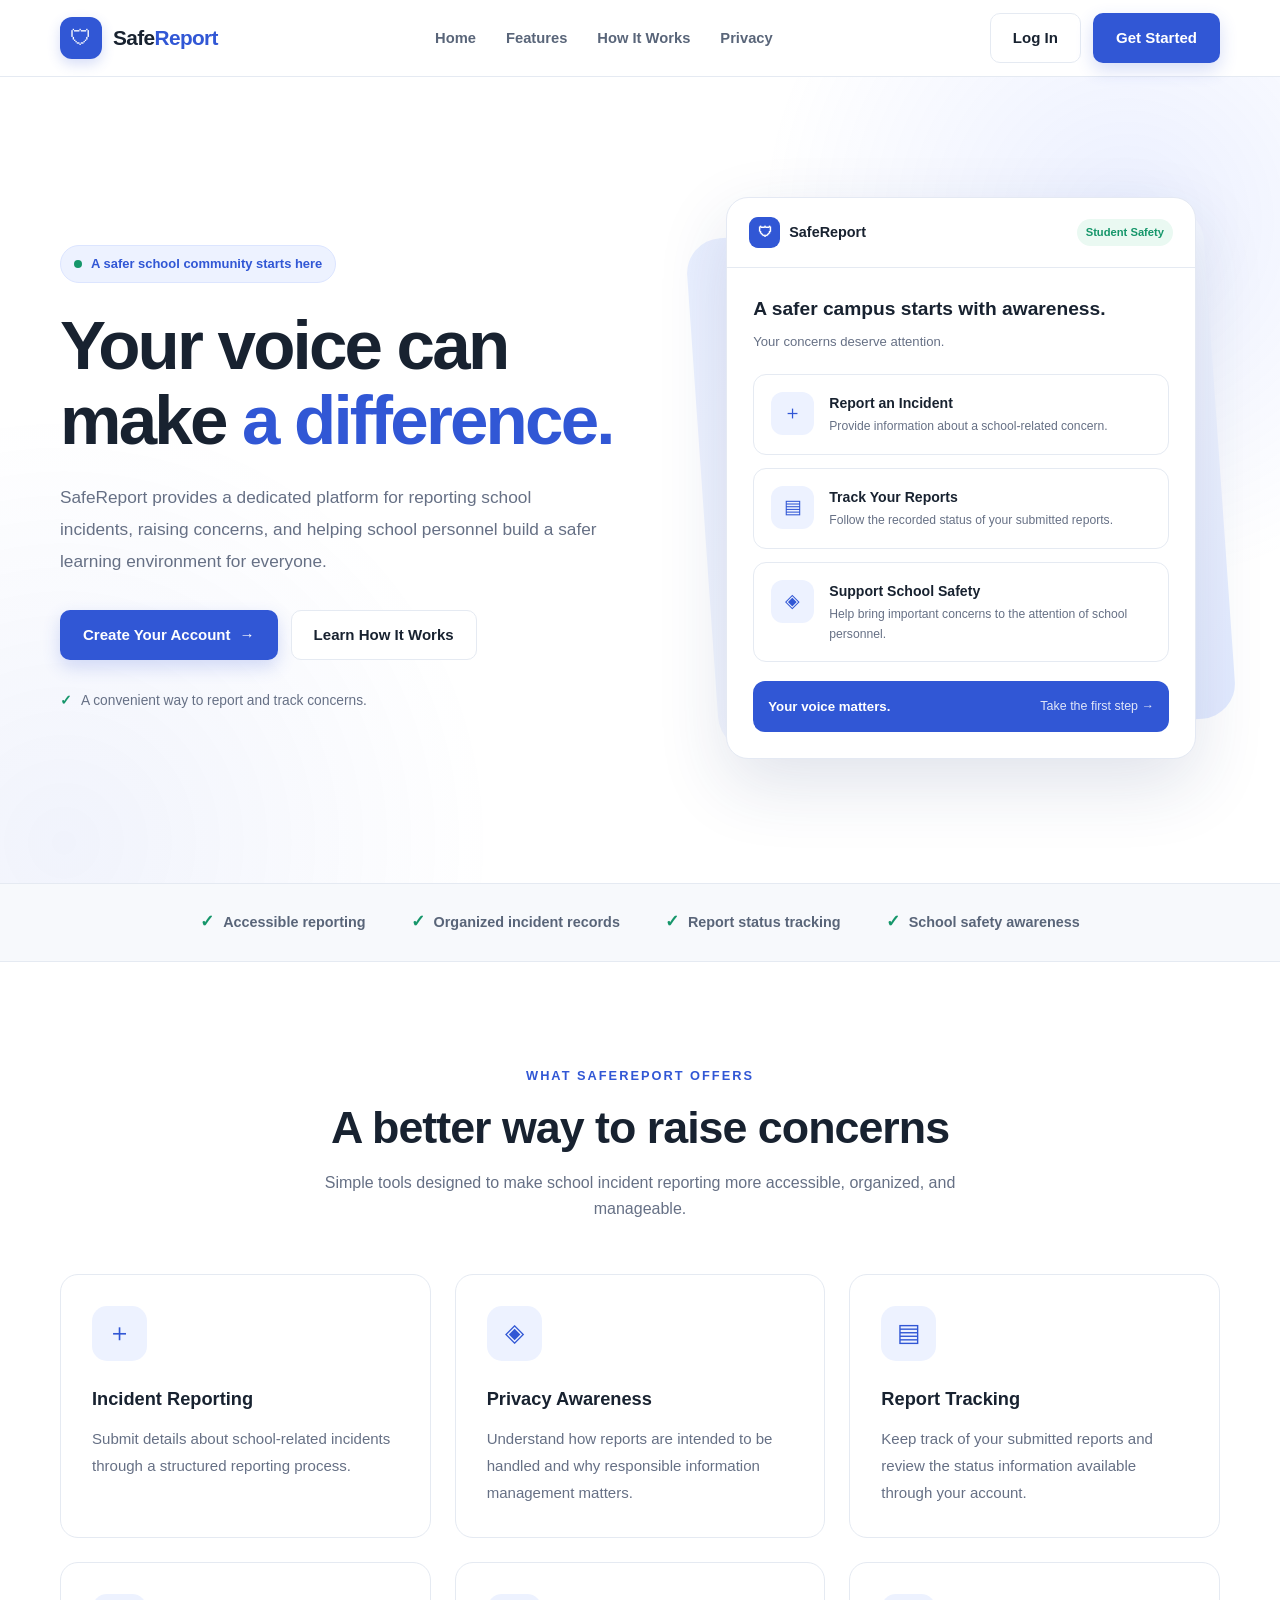
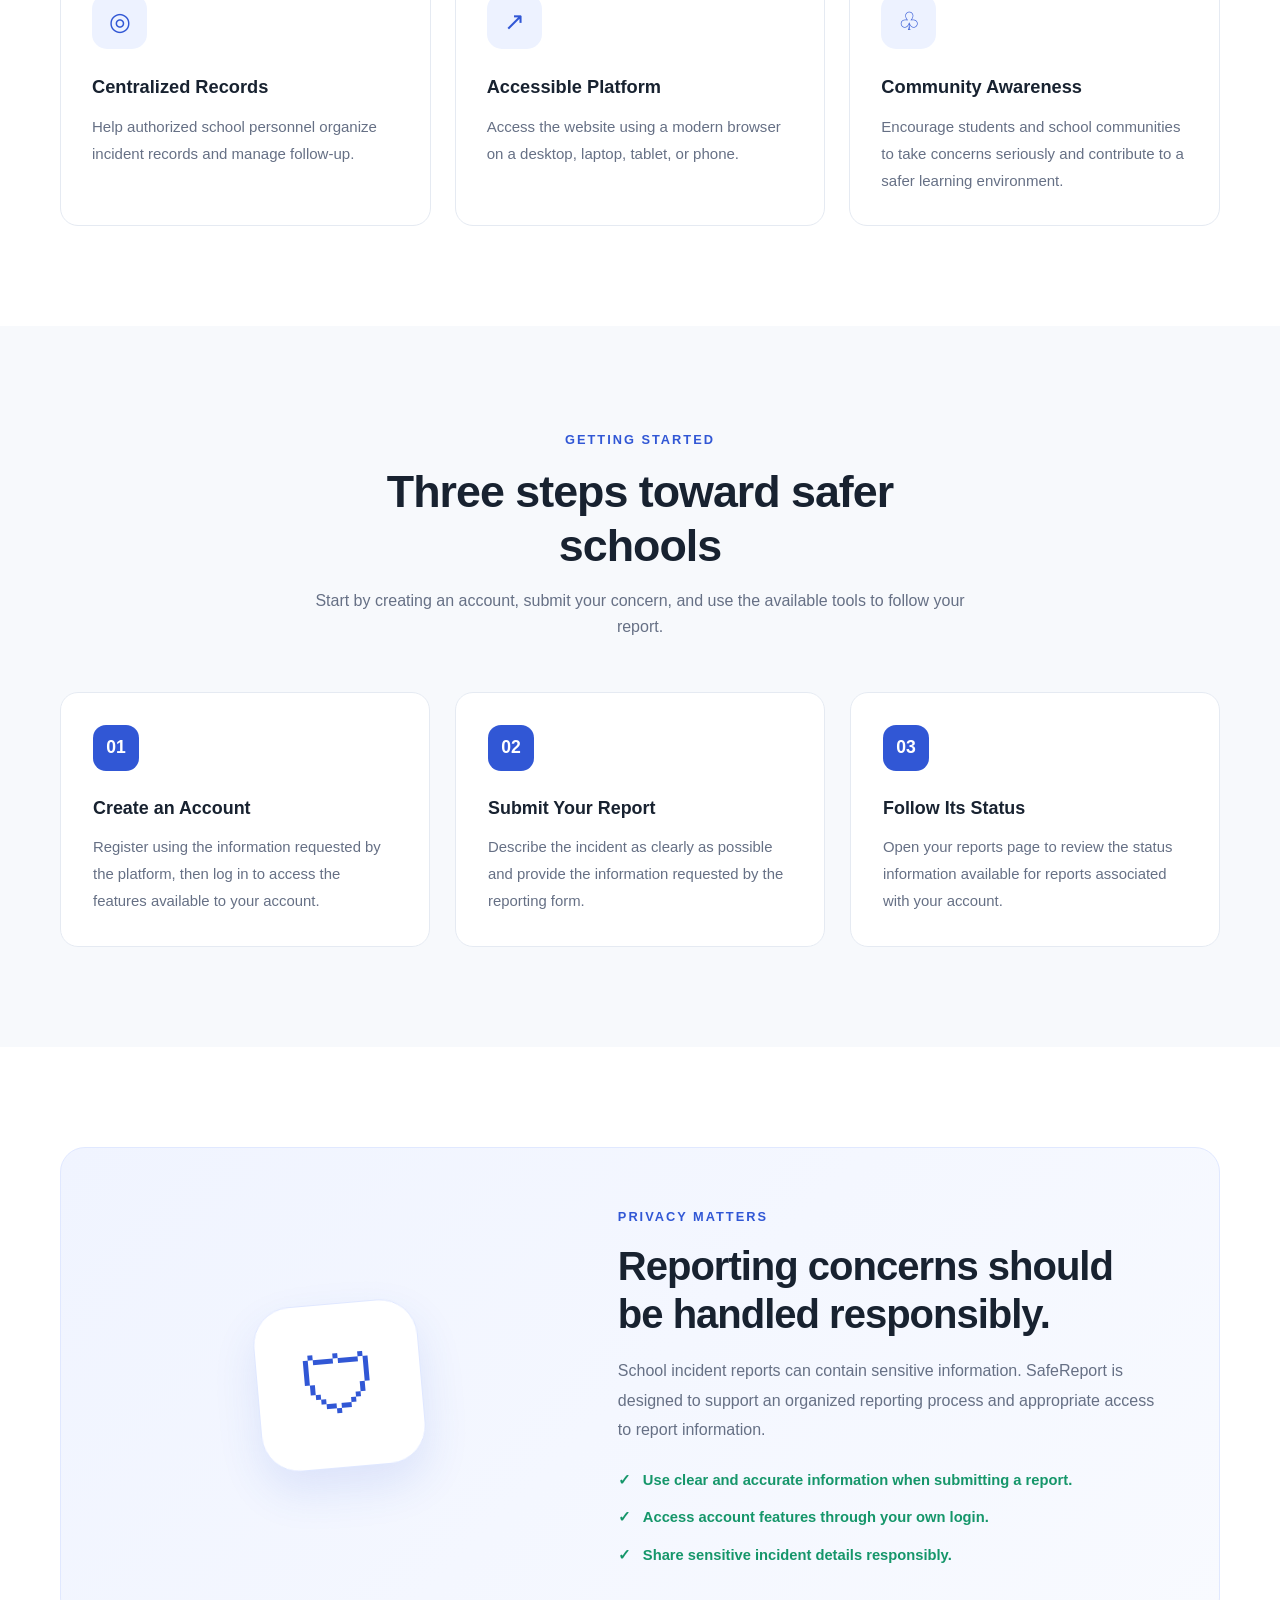
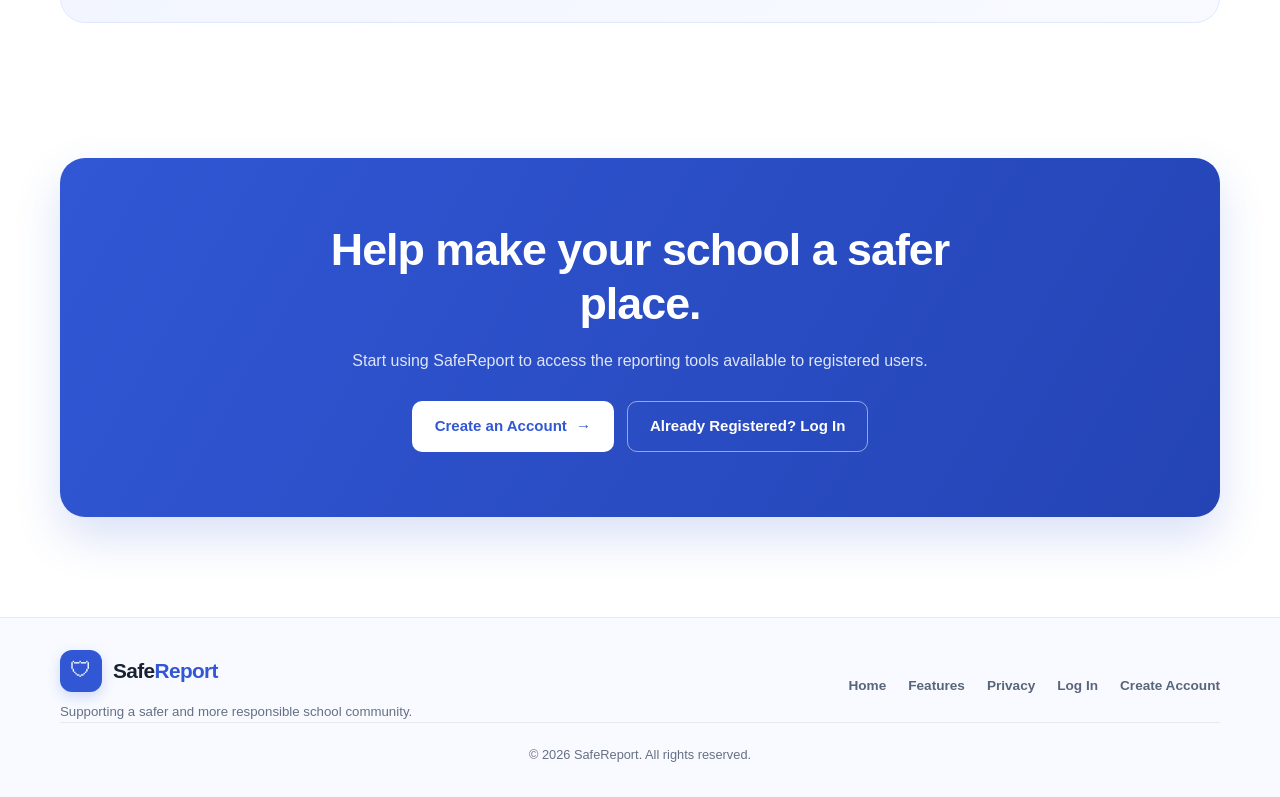
<file: index.html>
<!DOCTYPE html>
<html lang="en">

<head>
    <meta charset="UTF-8">
    <meta name="viewport" content="width=device-width, initial-scale=1.0">
    <meta name="theme-color" content="#3157d5">

    <title>SafeReport | Dashboard</title>

    <!-- EXISTING PAGE STYLES -->
    <link rel="stylesheet" href="css/home.css">
    <link rel="stylesheet" href="css/profileF.css">
    <link rel="stylesheet" href="css/settingsOL.css">
    <link rel="stylesheet" href="css/myreports-shell.css">

    <!-- Load the dashboard theme after global dark-mode rules for page-specific styling. -->
    <link rel="stylesheet" href="css/darkmode.css">
    <link rel="stylesheet" href="css/student-dashboard-theme.css">
</head>


<body class="student-dashboard">
<div class="app">

    <!-- SIDEBAR -->
    <aside class="sidebar">

        <a class="sidebar-brand"
           href="index.html"
           aria-label="SafeReport home">
            <span class="shield" aria-hidden="true">🛡</span>
            <span>SafeReport</span>
        </a>

        <div class="sidebar-label">WORKSPACE</div>

        <nav aria-label="Main navigation">
            <a class="active"
               href="index.html"
               aria-current="page">
                <span class="side-icon" aria-hidden="true">⌂</span>
                <span>Dashboard</span>
            </a>

            <a href="report.html">
                <span class="side-icon" aria-hidden="true">＋</span>
                <span>Report Incident</span>
            </a>

            <a href="myreports.html">
                <span class="side-icon" aria-hidden="true">▤</span>
                <span>My Reports</span>
            </a>

            <a href="profile.html">
                <span class="side-icon" aria-hidden="true">◯</span>
                <span>Profile</span>
            </a>
        </nav>

        <div class="sidebar-bottom">

            <div class="sidebar-help">
                <div class="help-icon" aria-hidden="true">ⓘ</div>
                <strong>Need assistance?</strong>
                <p>
                    Contact your school administrator
                    for reporting support.
                </p>
            </div>

            <div class="profile-mini">
                <div class="avatar profile-avatar" aria-hidden="true">J</div>

                <div class="profile-details">
                    <strong class="user-name">John Loyd Arcay. Panla-an</strong>
                    <small class="user-role">Student</small>
                </div>
            </div>

            <a class="logout" href="guest.html" id="sidebarLogoutBtn">
                <span aria-hidden="true">↪</span>
                <span>Logout</span>
            </a>

        </div>
    </aside>

    <!-- MAIN CONTENT -->
    <main>

        <!-- HEADER -->
        <header class="header">

            <div class="header-left">
                <div class="breadcrumb">
                    <span>Workspace</span>
                    <span class="breadcrumb-separator">/</span>
                    <strong>Dashboard</strong>
                </div>

                <p class="header-subtitle">
                    Your school safety overview
                </p>
            </div>

            <div class="header-actions">

                <div class="search-box">
                    <span aria-hidden="true">⌕</span>
                    <input
                        type="search"
                        id="dashboardSearch"
                        placeholder="Search announcements, resources..."
                        aria-label="Search announcements and resources">
                </div>

                <a
                    class="header-action"
                    href="#announcements"
                    id="notificationBtn"
                    aria-label="View latest announcements"
                    title="View latest announcements">
                    ♧
                </a>

                <button
                    type="button"
                    class="header-action"
                    id="themeToggle"
                    aria-label="Toggle dark mode"
                    aria-pressed="false"
                    title="Toggle dark mode">
                    ☾
                </button>

                <a
                    class="header-help"
                    href="report.html"
                    aria-label="Create a new report"
                    title="Create a new report">
                    ＋
                </a>

                <div class="profile-menu-wrap">

                    <button
                        type="button"
                        class="header-avatar profile-avatar"
                        id="profileBtn"
                        aria-label="Open profile menu"
                        aria-expanded="false"
                        aria-controls="profileDropdown">
                        J
                    </button>

                    <div
                        class="profile-dropdown"
                        id="profileDropdown"
                        hidden>

                        <a href="profile.html">My Profile</a>

                        <a
                            href="settings.html"
                            class="settings"
                            id="openSettingsBtn">
                            Settings
                        </a>

                        <a
                            href="guest.html"
                            class="logout"
                            id="logoutBtn">
                            Logout
                        </a>

                    </div>
                </div>

            </div>
        </header>

        <!-- DASHBOARD CONTENT -->
        <div class="content">

            <!-- WELCOME SECTION -->
            <section class="hero" aria-labelledby="dashboardTitle">

                <div class="hero-text">
                    <p class="small-title">
                        STUDENT SAFETY PLATFORM
                    </p>

                    <h1 id="dashboardTitle">
                        Your voice matters.
                    </h1>

                    <p>
                        Welcome to SafeReport, a platform where
                        students can report bullying, violence,
                        harassment, and other safety concerns
                        in a simple and secure way.
                    </p>

                    <div class="hero-buttons">

                        <a class="primary-button" href="report.html">
                            <span aria-hidden="true">＋</span>
                            Submit a Report
                        </a>

                        <a
                            class="secondary-button"
                            href="#how-it-works">
                            <span aria-hidden="true">▷</span>
                            How It Works
                        </a>

                    </div>
                </div>

                <div class="hero-icon" aria-hidden="true">
                    🛡️
                </div>

            </section>

            <!-- STATISTICS -->
            <section class="stats" aria-label="Report statistics">

                <article class="stat-box">
                    <div class="stat-icon" aria-hidden="true">▧</div>
                    <div>
                        <h2 id="totalReports">0</h2>
                        <p>Submitted Reports</p>
                        <small>Total reports on your account</small>
                    </div>
                </article>

                <article class="stat-box">
                    <div class="stat-icon" aria-hidden="true">◷</div>
                    <div>
                        <h2 id="pendingReports">0</h2>
                        <p>Under Review</p>
                        <small>Currently being checked</small>
                    </div>
                </article>

                <article class="stat-box">
                    <div class="stat-icon" aria-hidden="true">✓</div>
                    <div>
                        <h2 id="resolvedReports">0</h2>
                        <p>Resolved</p>
                        <small>Reports marked resolved</small>
                    </div>
                </article>

                <article class="stat-box">
                    <div class="stat-icon" aria-hidden="true">▥</div>
                    <div>
                        <h2 id="resolutionRate">0%</h2>
                        <p>Resolution Rate</p>
                        <small>Resolved reports as a share of total</small>
                    </div>
                </article>

            </section>

            <p class="dashboard-search-status" id="dashboardSearchStatus"
               role="status" aria-live="polite" hidden></p>

            <!-- DASHBOARD GRID -->
            <div class="dashboard-grid">

                <div class="dashboard-main-column">

                    <!-- ANNOUNCEMENTS -->
                    <section
                        class="panel section"
                        id="announcements"
                        aria-labelledby="announcementsTitle">

                        <div class="panel-heading">
                            <div>
                                <p class="small-title">STAY INFORMED</p>
                                <h2 id="announcementsTitle">
                                    Latest Announcements
                                </h2>
                            </div>

                        </div>

                        <div class="panel-body">

                            <article class="announcement">
                                <div
                                    class="announcement-icon"
                                    aria-hidden="true">⌂</div>

                                <div>
                                    <span class="tag">SCHOOL UPDATE</span>

                                    <h3>
                                        Creating a Safer School Environment
                                    </h3>

                                    <p>
                                        Students are encouraged to report
                                        bullying, violence, harassment,
                                        and other safety concerns to help
                                        maintain a safer campus.
                                    </p>

                                    <small>
                                        August 30, 2026 · Student Safety
                                    </small>
                                </div>
                            </article>

                            <article class="announcement">
                                <div
                                    class="announcement-icon"
                                    aria-hidden="true">♥</div>

                                <div>
                                    <span class="tag">STUDENT SUPPORT</span>

                                    <h3>You Are Not Alone</h3>

                                    <p>
                                        The guidance office can provide
                                        support and advice to students
                                        who need someone to talk to.
                                    </p>

                                    <small>
                                        August 30, 2026 · Student Wellness
                                    </small>
                                </div>
                            </article>

                        </div>
                    </section>

                    <!-- RECENT ACTIVITY -->
                    <section
                        class="panel section"
                        id="recentActivity"
                        aria-labelledby="activityTitle">

                        <div class="panel-heading">
                            <div>
                                <p class="small-title">REPORT UPDATES</p>
                                <h2 id="activityTitle">Recent Activity</h2>
                            </div>

                            <a href="myreports.html">
                                View My Reports →
                            </a>
                        </div>

                        <div class="panel-body activity-list">
                            <p class="activity-empty">
                                Your recent report activity will appear here.
                            </p>
                        </div>
                    </section>

                </div>

                <!-- RIGHT COLUMN -->
                <div class="dashboard-side-column">

                    <!-- QUICK ACTIONS -->
                    <section
                        class="panel section"
                        aria-labelledby="quickActionsTitle">

                        <div class="panel-heading">
                            <div>
                                <p class="small-title">SHORTCUTS</p>
                                <h2 id="quickActionsTitle">Quick Actions</h2>
                            </div>
                        </div>

                        <div class="panel-body">

                            <a class="quick-action" href="report.html">
                                <span class="quick-icon" aria-hidden="true">
                                    ➤
                                </span>

                                <span>
                                    <strong>Report an Incident</strong>
                                    <span>Submit a new safety report</span>
                                </span>

                                <span class="quick-arrow" aria-hidden="true">
                                    →
                                </span>
                            </a>

                            <a
                                class="quick-action"
                                id="emergencyContactAction"
                                href="settings.html#emergencyContacts">

                                <span class="quick-icon" aria-hidden="true">
                                    ☎
                                </span>

                                <span>
                                    <strong>Emergency Contacts</strong>
                                    <span id="emergencyContactDescription">Add a number to your emergency contacts</span>
                                </span>

                                <span class="quick-arrow" aria-hidden="true">
                                    →
                                </span>
                            </a>

                            <a
                                class="quick-action"
                                href="#safetyResources">

                                <span class="quick-icon" aria-hidden="true">
                                    ▤
                                </span>

                                <span>
                                    <strong>Safety Resources</strong>
                                    <span>Helpful guides and information</span>
                                </span>

                                <span class="quick-arrow" aria-hidden="true">
                                    →
                                </span>
                            </a>

                        </div>
                    </section>

                    <!-- SAFETY RESOURCES -->
                    <section
                        class="panel section"
                        id="safetyResources"
                        aria-labelledby="safetyResourcesTitle">

                        <div class="panel-heading">
                            <div>
                                <p class="small-title">STAY SAFE</p>
                                <h2 id="safetyResourcesTitle">
                                    Safety Resources
                                </h2>
                            </div>
                        </div>

                        <div class="panel-body">

                            <article class="resource-card">
                                <h3>Recognize Unsafe Situations</h3>
                                <p>
                                    Pay attention to bullying, harassment,
                                    threats, violence, and other behavior
                                    that may put students at risk.
                                </p>
                            </article>

                            <article class="resource-card">
                                <h3>Report Concerns Early</h3>
                                <p>
                                    Provide accurate details such as what
                                    happened, where it happened, and when
                                    it happened.
                                </p>
                            </article>

                            <article class="resource-card">
                                <h3>Protect Your Privacy</h3>
                                <p>
                                    Avoid sharing unnecessary personal
                                    information and use SafeReport only
                                    through your trusted school account.
                                </p>
                            </article>

                        </div>
                    </section>

                    <!-- SAFETY TIP -->
                    <section class="panel tip" aria-labelledby="tipTitle">

                        <div class="panel-body">
                            <span class="tip-icon" aria-hidden="true">
                                💡
                            </span>

                            <p class="small-title">
                                YOUR DAILY REMINDER
                            </p>

                            <h3 id="tipTitle">Safety Tip of the Day</h3>

                            <p>
                                Trust your instincts. If something
                                doesn't feel right, seek help from
                                a trusted person or report the concern.
                            </p>

                            <a
                                class="primary-button blue-button"
                                href="#how-it-works">
                                Learn More →
                            </a>
                        </div>
                    </section>

                    <!-- HOW IT WORKS -->
                    <section
                        class="panel section"
                        id="how-it-works"
                        aria-labelledby="howItWorksTitle">

                        <div class="panel-heading">
                            <h2 id="howItWorksTitle">How It Works</h2>
                        </div>

                        <div class="panel-body">
                            <ol class="how-it-works-list">

                                <li>
                                    <strong>Submit</strong>
                                    <p>
                                        Describe the safety concern
                                        using the report form.
                                    </p>
                                </li>

                                <li>
                                    <strong>Review</strong>
                                    <p>
                                        Authorized school personnel
                                        review the submitted report.
                                    </p>
                                </li>

                                <li>
                                    <strong>Follow Up</strong>
                                    <p>
                                        Check your report page for
                                        status updates when available.
                                    </p>
                                </li>

                            </ol>
                        </div>
                    </section>

                </div>
            </div>

            <!-- FOOTER -->
            <footer class="dashboard-footer">
                <p>
                    © 2026 SafeReport · Promoting a safer school community.
                </p>

                <a href="profile.html">My Account</a>
            </footer>

        </div>
    </main>
</div>

<!-- SETTINGS OVERLAY -->
<div
    class="settings-overlay"
    id="settingsOverlay"
    hidden
    aria-hidden="true">

    <section
        class="settings-panel"
        role="dialog"
        aria-modal="true"
        aria-labelledby="settingsTitle">

        <div class="settings-header">
            <a class="settings-back" href="settings.html">
                <span aria-hidden="true">←</span>
                <span id="settingsTitle">Settings</span>
            </a>
        </div>

        <div class="settings-menu">

            <a class="settings-item" href="settings.html">
                <span>Privacy Settings</span>
                <span class="settings-arrow" aria-hidden="true">›</span>
            </a>

            <a class="settings-item" href="settings.html">
                <span>Notification Settings</span>
                <span class="settings-arrow" aria-hidden="true">›</span>
            </a>

            <a class="settings-item" href="settings.html">
                <span>Security Settings</span>
                <span class="settings-arrow" aria-hidden="true">›</span>
            </a>

        </div>
    </section>
</div>

<!-- EXISTING JAVASCRIPT -->
<script src="JS/Tito_Part/storage.js"></script>
<script src="JS/Tito_Part/validation.js"></script>
<script src="JS/Tito_Part/toast.js"></script>
<script src="JS/Tito_Part/navbar.js"></script>
<script src="JS/Tito_Part/modal.js"></script>
<script src="JS/main.js"></script>

<!-- DASHBOARD FEATURES -->
<script src="JS/Arcays_Part/dashboard.js"></script>
<script src="JS/Tito_Part/emergency-contacts.js"></script>
<script src="JS/Arcays_Part/announcements.js"></script>
<script src="JS/Arcays_Part/profile_feature.js"></script>

</body>
</html>
</file>
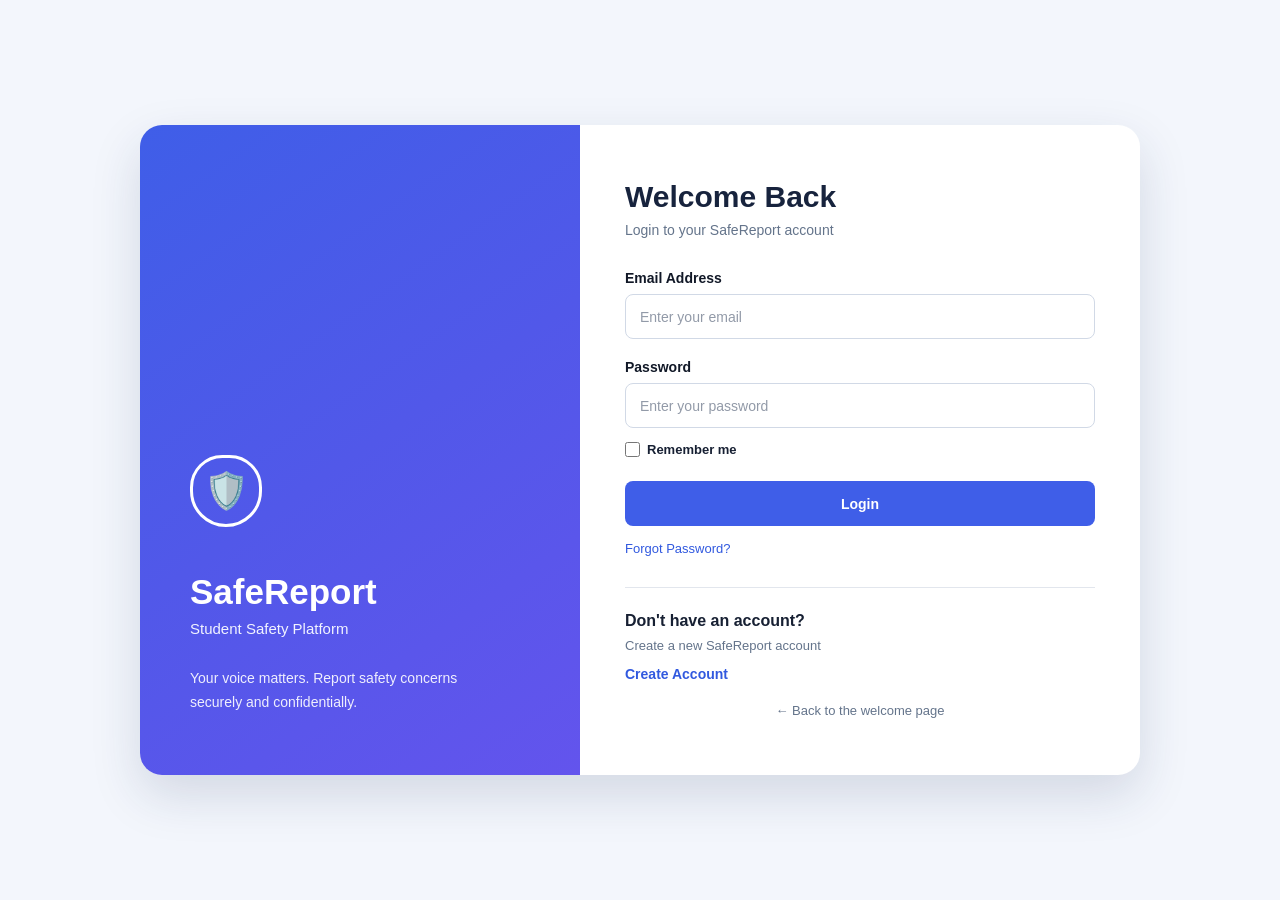
<file: admin-dashboard.html>
<!DOCTYPE html>
<html lang="en">
<head>
    <meta charset="UTF-8">
    <meta name="viewport" content="width=device-width, initial-scale=1.0">
    <meta name="theme-color" content="#12315b">
    <meta name="description" content="A clear overview of SafeReport incidents for administrators.">
    <title>SafeReport | Administrator Dashboard</title>

    <link rel="stylesheet" href="css/profileF.css">
    <link rel="stylesheet" href="css/myreports-shell.css">
    <link rel="stylesheet" href="css/settingsOL.css">
    <link rel="stylesheet" href="css/darkmode.css">
    <link rel="stylesheet" href="css/admin-dashboard.css">
</head>
<body class="admin-page">
<div class="app admin-app">
    <aside class="sidebar admin-sidebar" id="adminSidebar" aria-label="Administrator sidebar">
        <a class="sidebar-brand" href="admin-dashboard.html" aria-label="SafeReport dashboard">
            <span class="shield" aria-hidden="true">🛡</span>
            <span>SafeReport</span>
        </a>

        <div class="admin-nav-label">OVERVIEW</div>
        <nav aria-label="Administrator overview">
            <a class="active" href="admin-dashboard.html" aria-current="page" data-admin-nav="dashboard">
                <svg class="side-icon admin-nav-icon" viewBox="0 0 24 24" fill="none" aria-hidden="true"><path d="m3.5 10 8.5-7 8.5 7v10a1 1 0 0 1-1 1h-5.5v-6h-4v6H4.5a1 1 0 0 1-1-1V10Z" stroke="currentColor" stroke-width="1.8" stroke-linecap="round" stroke-linejoin="round"/></svg>
                <span>Dashboard</span>
            </a>
        </nav>

        <div class="admin-nav-label">REPORT MANAGEMENT</div>
        <nav aria-label="Report management navigation">
            <a href="admin-reports.html" data-admin-nav="all">
                <svg class="side-icon admin-nav-icon" viewBox="0 0 24 24" fill="none" aria-hidden="true"><path d="M7 3.75h7l4 4V20a1 1 0 0 1-1 1H7a1 1 0 0 1-1-1V4.75a1 1 0 0 1 1-1Z" stroke="currentColor" stroke-width="1.8" stroke-linejoin="round"/><path d="M14 4v4h4M9 12h6M9 16h6" stroke="currentColor" stroke-width="1.8" stroke-linecap="round"/></svg>
                <span>All Reports</span>
            </a>
            <a href="admin-reports.html?status=pending" data-admin-nav="pending">
                <svg class="side-icon admin-nav-icon" viewBox="0 0 24 24" fill="none" aria-hidden="true"><circle cx="12" cy="12" r="8.5" stroke="currentColor" stroke-width="1.8"/><path d="M12 7v5l3.2 2" stroke="currentColor" stroke-width="1.8" stroke-linecap="round" stroke-linejoin="round"/></svg>
                <span>Pending Review</span>
                <span class="admin-nav-count" id="sidebarPendingCount">0</span>
            </a>
            <a href="admin-reports.html?status=under%20review" data-admin-nav="under-review">
                <svg class="side-icon admin-nav-icon" viewBox="0 0 24 24" fill="none" aria-hidden="true"><path d="M3 12s3.1-6 9-6 9 6 9 6-3.1 6-9 6-9-6-9-6Z" stroke="currentColor" stroke-width="1.8" stroke-linejoin="round"/><circle cx="12" cy="12" r="2.5" stroke="currentColor" stroke-width="1.8"/></svg>
                <span>Under Review</span>
            </a>
            <a href="admin-reports.html?status=resolved" data-admin-nav="resolved">
                <svg class="side-icon admin-nav-icon" viewBox="0 0 24 24" fill="none" aria-hidden="true"><circle cx="12" cy="12" r="8.5" stroke="currentColor" stroke-width="1.8"/><path d="m8 12 2.5 2.5L16 9" stroke="currentColor" stroke-width="1.8" stroke-linecap="round" stroke-linejoin="round"/></svg>
                <span>Resolved</span>
            </a>
        </nav>

        <div class="admin-nav-label">ACCOUNT</div>
        <nav aria-label="Administrator account navigation">
            <a href="admin-profile.html" data-admin-nav="profile">
                <svg class="side-icon admin-nav-icon" viewBox="0 0 24 24" fill="none" aria-hidden="true"><circle cx="12" cy="8" r="3.5" stroke="currentColor" stroke-width="1.8"/><path d="M5 20c.7-3.1 3.2-5 7-5s6.3 1.9 7 5" stroke="currentColor" stroke-width="1.8" stroke-linecap="round"/></svg>
                <span>My Profile</span>
            </a>
            <a href="admin-profile.html#admin-security" data-admin-nav="settings">
                <svg class="side-icon admin-nav-icon" viewBox="0 0 24 24" fill="none" aria-hidden="true"><circle cx="12" cy="12" r="3" stroke="currentColor" stroke-width="1.8"/><path d="M19.4 15a1.7 1.7 0 0 0 .3 1.9l.1.1-1.7 2.9-.2-.1a1.7 1.7 0 0 0-1.8-.1 1.7 1.7 0 0 0-1 1.5v.2h-3.4v-.2a1.7 1.7 0 0 0-1-1.5 1.7 1.7 0 0 0-1.8.1l-.2.1L7 17l.1-.1a1.7 1.7 0 0 0 .3-1.9 1.7 1.7 0 0 0-1.5-1H5.7v-3.4h.2a1.7 1.7 0 0 0 1.5-1 1.7 1.7 0 0 0-.3-1.9L7 7.6l1.7-2.9.2.1a1.7 1.7 0 0 0 1.8.1 1.7 1.7 0 0 0 1-1.5v-.2h3.4v.2a1.7 1.7 0 0 0 1 1.5 1.7 1.7 0 0 0 1.8-.1l.2-.1 1.7 2.9-.1.1a1.7 1.7 0 0 0-.3 1.9 1.7 1.7 0 0 0 1.5 1h.2v3.4h-.2a1.7 1.7 0 0 0-1.5 1Z" stroke="currentColor" stroke-width="1.4" stroke-linejoin="round"/></svg>
                <span>Settings</span>
            </a>
        </nav>

        <div class="admin-sidebar-bottom">
            <div class="admin-sidebar-profile">
                <span class="admin-sidebar-avatar" data-admin-initials aria-hidden="true">A</span>
                <span class="admin-sidebar-profile-copy">
                    <strong data-admin-name>Administrator</strong>
                    <small>Admin account</small>
                </span>
            </div>
            <a class="admin-logout" href="guest.html" data-admin-logout>
                <span aria-hidden="true">↪</span>
                <span>Log out</span>
            </a>
        </div>
    </aside>
    <button
        class="admin-sidebar-backdrop"
        id="adminSidebarBackdrop"
        type="button"
        aria-label="Close navigation"
        hidden
    ></button>

    <main class="admin-main">
        <header class="admin-header">
            <button
                class="admin-menu-toggle"
                id="adminMenuToggle"
                type="button"
                aria-label="Open navigation"
                aria-expanded="false"
                aria-controls="adminSidebar"
            >☰</button>

            <div class="admin-breadcrumb">
                <span>Administration</span>
                <span aria-hidden="true">/</span>
                <strong>Dashboard</strong>
            </div>

            <form class="admin-header-search" id="dashboardSearchForm" role="search">
                <span aria-hidden="true">⌕</span>
                <input
                    type="search"
                    id="dashboardSearch"
                    name="q"
                    placeholder="Search reports..."
                    aria-label="Search reports"
                >
            </form>

            <button
                class="admin-header-icon"
                type="button"
                aria-label="Notifications unavailable"
                title="Administrator notifications are not available yet."
                disabled
            >♧</button>
            <button
                class="admin-header-icon"
                id="themeToggle"
                type="button"
                aria-label="Toggle dark mode"
                title="Toggle dark mode"
            >☾</button>

            <div class="profile-menu-wrap admin-profile-menu">
                <button
                    class="header-avatar"
                    id="profileBtn"
                    type="button"
                    aria-label="Open profile menu"
                    aria-expanded="false"
                    aria-controls="profileDropdown"
                >A</button>
                <div class="profile-dropdown" id="profileDropdown" hidden>
                    <a href="admin-profile.html">My Profile</a>
                    <a href="admin-profile.html#admin-security">Settings</a>
                    <a class="logout" href="guest.html" data-admin-logout>Log out</a>
                </div>
            </div>
        </header>

        <div class="admin-content">
            <section class="admin-welcome" aria-labelledby="adminWelcomeTitle">
                <div>
                    <p class="admin-eyebrow">SAFE REPORTING OVERVIEW</p>
                    <h1 id="adminWelcomeTitle">Good evening, Administrator</h1>
                    <p>Here's what's happening in SafeReport today.</p>
                </div>
                <a class="admin-primary-link" href="admin-reports.html">View all reports <span aria-hidden="true">→</span></a>
            </section>

            <section class="admin-summary" aria-label="Report summary">
                <a class="admin-summary-card" href="admin-reports.html">
                    <span class="summary-icon summary-blue" aria-hidden="true">▤</span>
                    <span class="summary-copy">
                        <span>Total Reports</span>
                        <strong id="totalReportsValue">0</strong>
                    </span>
                </a>
                <a class="admin-summary-card" href="admin-reports.html?status=pending">
                    <span class="summary-icon summary-yellow" aria-hidden="true">◷</span>
                    <span class="summary-copy">
                        <span>Pending Review</span>
                        <strong id="pendingReportsValue">0</strong>
                    </span>
                </a>
                <a class="admin-summary-card" href="admin-reports.html?status=under%20review">
                    <span class="summary-icon summary-blue" aria-hidden="true">◉</span>
                    <span class="summary-copy">
                        <span>Under Review</span>
                        <strong id="underReviewReportsValue">0</strong>
                    </span>
                </a>
                <a class="admin-summary-card" href="admin-reports.html?status=resolved">
                    <span class="summary-icon summary-green" aria-hidden="true">✓</span>
                    <span class="summary-copy">
                        <span>Resolved Reports</span>
                        <strong id="resolvedReportsValue">0</strong>
                    </span>
                </a>
            </section>

            <section class="admin-panel attention-panel" aria-labelledby="attentionTitle">
                <div class="admin-panel-heading">
                    <div>
                        <h2 id="attentionTitle">Needs Attention</h2>
                        <p id="attentionDescription">Pending reports that may need your review.</p>
                    </div>
                    <a href="admin-reports.html?status=pending">Review pending <span aria-hidden="true">→</span></a>
                </div>
                <div class="attention-list" id="attentionList"></div>
                <p class="admin-empty-message" id="attentionEmpty" hidden>No pending reports need attention right now.</p>
            </section>

            <section class="admin-panel recent-reports-panel" aria-labelledby="recentReportsTitle">
                <div class="admin-panel-heading">
                    <div>
                        <h2 id="recentReportsTitle">Recent Reports</h2>
                        <p>The latest reports submitted to SafeReport.</p>
                    </div>
                    <a href="admin-reports.html">View All <span aria-hidden="true">→</span></a>
                </div>
                <div class="admin-table-wrap">
                    <table class="admin-recent-table">
                        <thead>
                            <tr>
                                <th scope="col">Report ID</th>
                                <th scope="col">Incident Type</th>
                                <th scope="col">Location</th>
                                <th scope="col">Date Submitted</th>
                                <th scope="col">Status</th>
                                <th scope="col"><span class="sr-only">Action</span></th>
                            </tr>
                        </thead>
                        <tbody id="recentReportsBody"></tbody>
                    </table>
                </div>
                <p class="admin-empty-message" id="reportsEmpty" hidden>No reports have been submitted yet.</p>
            </section>

            <div class="admin-lower-grid">
                <section class="admin-panel" aria-labelledby="reportActivityTitle">
                    <div class="admin-panel-heading">
                        <div>
                            <h2 id="reportActivityTitle">Report Activity</h2>
                            <p>Reports submitted in the last 7 days.</p>
                        </div>
                    </div>
                    <div class="activity-chart-wrap" id="activityChart"></div>
                </section>

                <section class="admin-panel" aria-labelledby="incidentTypesTitle">
                    <div class="admin-panel-heading">
                        <div>
                            <h2 id="incidentTypesTitle">Incident Types</h2>
                            <p>Report categories in your saved records.</p>
                        </div>
                    </div>
                    <div class="incident-type-list" id="incidentTypeList"></div>
                </section>
            </div>

            <section class="admin-panel activity-panel" aria-labelledby="recentActivityTitle">
                <div class="admin-panel-heading">
                    <div>
                        <h2 id="recentActivityTitle">Recent Activity</h2>
                        <p>Recent submissions and saved status updates.</p>
                    </div>
                </div>
                <ul class="recent-activity-list" id="recentActivityList"></ul>
                <p class="admin-empty-message" id="activityEmpty" hidden>No report activity is available yet.</p>
            </section>

            <footer class="admin-footer">
                <span>SafeReport Administrator Dashboard</span>
                <span>Report information is stored in this browser.</span>
            </footer>
        </div>
    </main>
</div>

<script src="JS/main.js"></script>
<script src="JS/Tito_Part/storage.js"></script>
<script src="JS/Tito_Part/navbar.js"></script>
<script src="JS/Tito_Part/admin-navigation.js"></script>
<script src="JS/Tito_Part/admin-dashboard.js"></script>
</body>
</html>
</file>
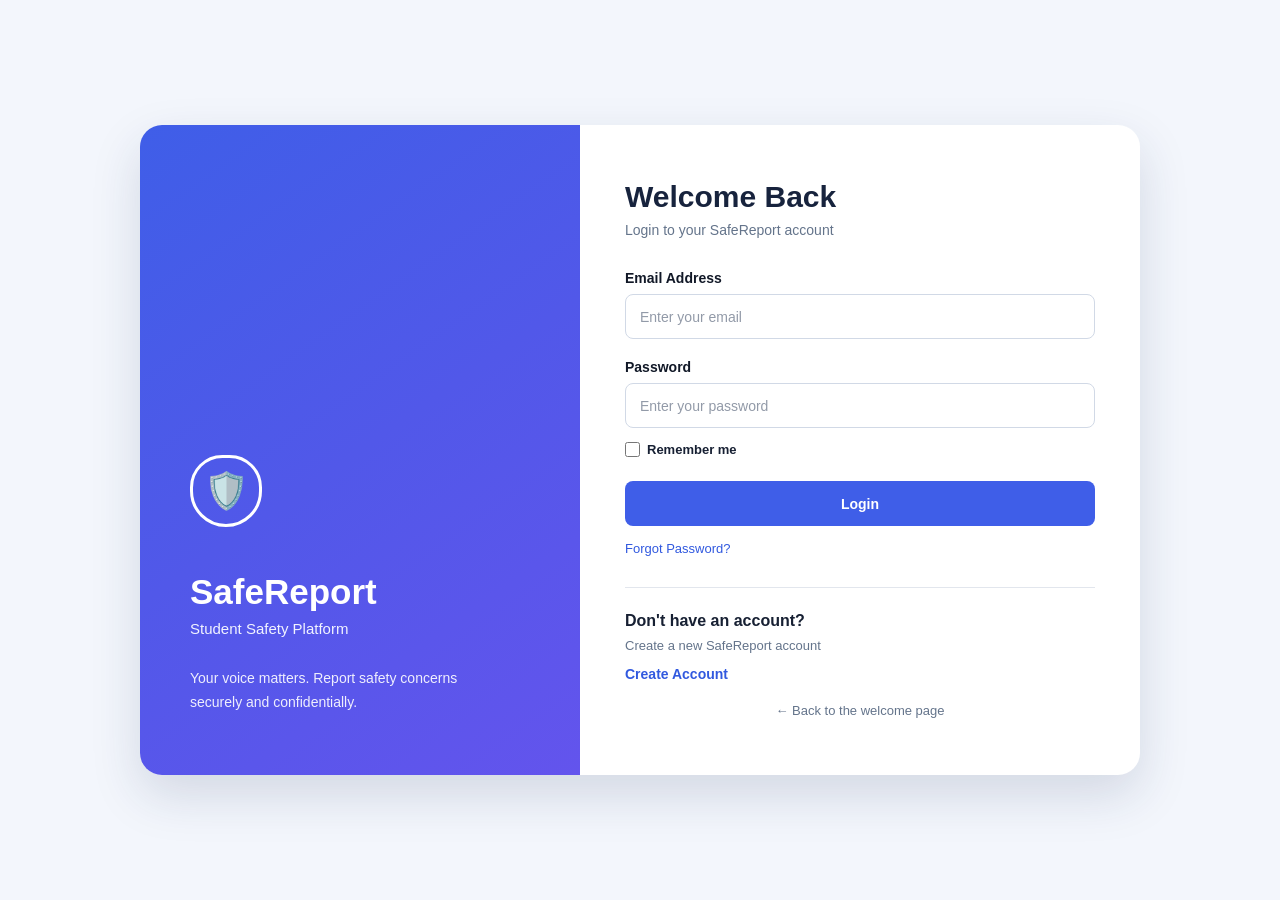
<file: admin-profile.html>
<!DOCTYPE html>
<html lang="en">
<head>
    <meta charset="UTF-8">
    <meta name="viewport" content="width=device-width, initial-scale=1.0">
    <title>SafeReport | Admin Profile</title>

    <link rel="stylesheet" href="css/profile.css">
    <link rel="stylesheet" href="css/profileF.css">
    <link rel="stylesheet" href="css/myreports-shell.css">
    <link rel="stylesheet" href="css/account-settings.css">
    <link rel="stylesheet" href="css/darkmode.css">
    <link rel="stylesheet" href="css/admin-dashboard.css">
</head>
<body class="admin-page">

<div class="app">

    <!-- SIDEBAR -->
    <aside class="sidebar admin-sidebar" id="adminSidebar" aria-label="Administrator sidebar">
        <a class="sidebar-brand" href="admin-dashboard.html" aria-label="SafeReport dashboard">
            <span class="shield" aria-hidden="true">🛡</span>
            <span>SafeReport</span>
        </a>

        <div class="sidebar-label">OVERVIEW</div>
        <nav aria-label="Administrator overview">
            <a href="admin-dashboard.html" data-admin-nav="dashboard">
                <svg class="side-icon admin-nav-icon" viewBox="0 0 24 24" fill="none" aria-hidden="true"><path d="m3.5 10 8.5-7 8.5 7v10a1 1 0 0 1-1 1h-5.5v-6h-4v6H4.5a1 1 0 0 1-1-1V10Z" stroke="currentColor" stroke-width="1.8" stroke-linecap="round" stroke-linejoin="round"/></svg>
                <span>Dashboard</span>
            </a>
        </nav>

        <div class="sidebar-label">REPORT MANAGEMENT</div>
        <nav aria-label="Report management navigation">
            <a href="admin-reports.html" data-admin-nav="all">
                <svg class="side-icon admin-nav-icon" viewBox="0 0 24 24" fill="none" aria-hidden="true"><path d="M7 3.75h7l4 4V20a1 1 0 0 1-1 1H7a1 1 0 0 1-1-1V4.75a1 1 0 0 1 1-1Z" stroke="currentColor" stroke-width="1.8" stroke-linejoin="round"/><path d="M14 4v4h4M9 12h6M9 16h6" stroke="currentColor" stroke-width="1.8" stroke-linecap="round"/></svg>
                <span>All Reports</span>
            </a>
            <a href="admin-reports.html?status=pending" data-admin-nav="pending">
                <svg class="side-icon admin-nav-icon" viewBox="0 0 24 24" fill="none" aria-hidden="true"><circle cx="12" cy="12" r="8.5" stroke="currentColor" stroke-width="1.8"/><path d="M12 7v5l3.2 2" stroke="currentColor" stroke-width="1.8" stroke-linecap="round" stroke-linejoin="round"/></svg>
                <span>Pending Review</span>
            </a>
            <a href="admin-reports.html?status=under%20review" data-admin-nav="under-review">
                <svg class="side-icon admin-nav-icon" viewBox="0 0 24 24" fill="none" aria-hidden="true"><path d="M3 12s3.1-6 9-6 9 6 9 6-3.1 6-9 6-9-6-9-6Z" stroke="currentColor" stroke-width="1.8" stroke-linejoin="round"/><circle cx="12" cy="12" r="2.5" stroke="currentColor" stroke-width="1.8"/></svg>
                <span>Under Review</span>
            </a>
            <a href="admin-reports.html?status=resolved" data-admin-nav="resolved">
                <svg class="side-icon admin-nav-icon" viewBox="0 0 24 24" fill="none" aria-hidden="true"><circle cx="12" cy="12" r="8.5" stroke="currentColor" stroke-width="1.8"/><path d="m8 12 2.5 2.5L16 9" stroke="currentColor" stroke-width="1.8" stroke-linecap="round" stroke-linejoin="round"/></svg>
                <span>Resolved</span>
            </a>
        </nav>
        <div class="sidebar-label">ACCOUNT</div>
        <nav aria-label="Administrator account navigation">
            <a class="active" href="admin-profile.html" aria-current="page" data-admin-nav="profile">
                <svg class="side-icon admin-nav-icon" viewBox="0 0 24 24" fill="none" aria-hidden="true"><circle cx="12" cy="8" r="3.5" stroke="currentColor" stroke-width="1.8"/><path d="M5 20c.7-3.1 3.2-5 7-5s6.3 1.9 7 5" stroke="currentColor" stroke-width="1.8" stroke-linecap="round"/></svg>
                <span>My Profile</span>
            </a>
            <a href="admin-profile.html#admin-security" data-admin-nav="settings">
                <svg class="side-icon admin-nav-icon" viewBox="0 0 24 24" fill="none" aria-hidden="true"><circle cx="12" cy="12" r="3" stroke="currentColor" stroke-width="1.8"/><path d="M12 2.8v2.1M12 19.1v2.1M21.2 12h-2.1M4.9 12H2.8m15.7-6.5L17 7m-10 10-1.5 1.5m13 0L17 17M7 7 5.5 5.5" stroke="currentColor" stroke-width="1.8" stroke-linecap="round"/></svg>
                <span>Settings</span>
            </a>
        </nav>

        <!-- SIDEBAR BOTTOM -->
        <div class="sidebar-bottom">
            <div class="sidebar-help">
                <div class="help-icon" aria-hidden="true">ⓘ</div>
                <strong>Need assistance?</strong>
                <p>Contact your system administrator for account support.</p>
            </div>

            <div class="profile-mini">
                <div class="avatar" data-admin-initials aria-hidden="true">A</div>
                <div class="profile-details">
                    <strong data-admin-name>Administrator</strong>
                    <small>Admin Account</small>
                </div>
            </div>

            <a class="logout" href="guest.html" data-admin-logout>
                <span aria-hidden="true">↪</span>
                <span>Logout</span>
            </a>
        </div>
    </aside>
    <button
        class="admin-sidebar-backdrop"
        id="adminSidebarBackdrop"
        type="button"
        aria-label="Close navigation"
        hidden
    ></button>

    <!-- MAIN CONTENT -->
    <main>
        <!-- HEADER -->
        <header class="header">
            <button
                class="admin-menu-toggle"
                id="adminMenuToggle"
                type="button"
                aria-label="Open navigation"
                aria-expanded="false"
                aria-controls="adminSidebar"
            >☰</button>

            <div class="header-left">
                <div class="breadcrumb">
                    <span>Administration</span>
                    <span class="breadcrumb-separator">/</span>
                    <strong>Profile</strong>
                </div>

                <p class="header-subtitle">
                    Manage your administrator account information
                </p>
            </div>

            <div class="header-actions">
                <button
                    type="button"
                    class="header-action"
                    id="notificationBtn"
                    aria-label="Notifications unavailable"
                    title="Notifications are not available for administrator accounts."
                    disabled
                >♧</button>

                <button
                    type="button"
                    class="header-action"
                    id="themeToggle"
                    aria-label="Toggle dark mode"
                    title="Toggle dark mode"
                >☾</button>

                <a
                    class="header-help"
                    href="admin-reports.html"
                    aria-label="Manage reports"
                    title="Manage reports"
                >＋</a>

                <div class="profile-menu-wrap">
                    <button
                        type="button"
                        class="header-avatar"
                        id="profileBtn"
                        aria-label="Open profile menu"
                        aria-expanded="false"
                        aria-controls="profileDropdown"
                    >A</button>

                    <div class="profile-dropdown" id="profileDropdown" hidden>
                        <a href="admin-profile.html">My Profile</a>
                        <a href="admin-profile.html#admin-security" id="openSettingsBtn">Settings</a>
                        <a href="guest.html" class="logout" id="logoutBtn">Logout</a>
                    </div>
                </div>
            </div>
        </header>

        <!-- PAGE CONTENT -->
        <div class="content">

            <section class="page-title">
                <h1>Admin Profile</h1>
                <p>Manage your personal information and account settings.</p>
            </section>

            <!-- PROFILE INFORMATION -->
            <section class="profile-layout section">

                <div class="card profile-card">
                    <div class="profile-big-avatar">A</div>
                    <h2>Administrator</h2>
                    <p>SafeReport · Administrator</p>
                </div>

                <div class="card">
                    <form class="profile-form" id="adminProfileForm">
                        <h2>Personal Information</h2>
                        <p id="adminProfileFeedback" role="status" aria-live="polite"></p>

                        <label>
                            First Name
                            <input
                                type="text"
                                id="adminFirstName"
                                name="firstName"
                                placeholder="Enter first name"
                                required
                            >
                        </label>

                        <label>
                            Last Name
                            <input
                                type="text"
                                id="adminLastName"
                                name="lastName"
                                placeholder="Enter last name"
                                required
                            >
                        </label>

                        <label>
                            Account Role
                            <input type="text" value="Administrator" readonly>
                        </label>

                        <label>
                            Department
                            <input
                                type="text"
                                id="adminDepartment"
                                name="department"
                                placeholder="Enter department"
                            >
                        </label>

                        <label class="full">
                            Email Address
                            <input
                                type="email"
                                id="adminEmail"
                                name="email"
                                placeholder="Enter email address"
                                required
                            >
                        </label>

                        <button
                            class="primary-button blue-button"
                            type="submit"
                        >Save Changes</button>
                    </form>
                </div>

            </section>

            <!-- SECURITY AND PRIVACY -->
            <section class="security-grid section" id="admin-security" aria-labelledby="adminSecurityTitle">

                <div class="card">
                    <h2 id="adminSecurityTitle">Account Security</h2>
                    <p style="color:#64748b;font-size:13px;margin:7px 0 15px;">
                        Update your local account password. This browser-only prototype does not provide secure server-side credentials.
                    </p>

                    <button
                        class="primary-button blue-button"
                        type="button"
                        id="changePasswordBtn"
                    >Change Password</button>
                </div>

                <div class="card">
                    <h2>Privacy</h2>
                    <p style="color:#64748b;font-size:13px;margin:7px 0 15px;">
                        Administrator identities are not shown as reporters in the current report workflow.
                    </p>

                    <a
                        class="primary-button blue-button"
                        href="#adminPrivacyGuidance"
                    >Privacy Guidance</a>

                </div>

            </section>

            <section class="card section" id="adminPrivacyGuidance" aria-labelledby="adminPrivacyTitle">
                <h2 id="adminPrivacyTitle">Privacy Guidance</h2>
                <p>
                    Administrator profile details are not displayed as report
                    submitter information. Student reporters can choose whether
                    their name and email appear in administrator report details;
                    their stored ownership record remains unchanged.
                </p>
            </section>
        </div>
    </main>
</div>

<!-- EXISTING PROJECT SCRIPTS -->
<script src="JS/main.js"></script>
<script src="JS/Tito_Part/storage.js"></script>
<script src="JS/Tito_Part/validation.js"></script>
<script src="JS/Tito_Part/toast.js"></script>
<script src="JS/Tito_Part/navbar.js"></script>
<script src="JS/Tito_Part/modal.js"></script>
<script src="JS/Tito_Part/account-security.js"></script>
<script src="JS/Tito_Part/admin-navigation.js"></script>

<!-- ADMIN PROFILE FUNCTIONALITY -->
<script src="JS/Tito_Part/admin-profile.js"></script>

<script>
(function () {
    "use strict";

    const ADMIN_SESSION_KEY = "safeReportAdminLoggedIn";
    const ADMIN_EMAIL_KEY = "safeReportAdminEmail";

    function getStoredUser() {
        try {
            const currentUser = JSON.parse(
                localStorage.getItem("currentUser") || "null"
            );

            if (currentUser && typeof currentUser === "object") {
                return currentUser;
            }

            const legacyUser = JSON.parse(
                localStorage.getItem("safeReportUser") || "null"
            );

            return legacyUser && typeof legacyUser === "object"
                ? legacyUser
                : null;
        } catch (error) {
            console.error("Unable to verify the current user:", error);
            return null;
        }
    }

    const adminSession =
        sessionStorage.getItem(ADMIN_SESSION_KEY) === "true";

    const sessionEmail = (
        sessionStorage.getItem(ADMIN_EMAIL_KEY) || ""
    ).trim().toLowerCase();

    const currentUser = getStoredUser();

    const currentEmail = (
        currentUser?.email || ""
    ).trim().toLowerCase();

    const currentRole = String(
        currentUser?.role || currentUser?.accountType || ""
    )
        .trim()
        .toLowerCase()
        .replace(/\s+account$/, "");

    const isAdministrator =
        currentRole === "admin" ||
        currentRole === "administrator";

    const validAdminSession =
        adminSession &&
        sessionEmail !== "" &&
        currentEmail !== "" &&
        sessionEmail === currentEmail &&
        isAdministrator;

    if (!validAdminSession) {
        sessionStorage.removeItem(ADMIN_SESSION_KEY);
        sessionStorage.removeItem(ADMIN_EMAIL_KEY);

        window.location.replace("login.html");
        return;
    }

    // Clear the administrator session when logging out.
    const logoutLinks = document.querySelectorAll(
        'a[href="guest.html"].logout'
    );

    logoutLinks.forEach(function (link) {
        link.addEventListener("click", function () {
            sessionStorage.removeItem(ADMIN_SESSION_KEY);
            sessionStorage.removeItem(ADMIN_EMAIL_KEY);

            localStorage.removeItem("safeReportAdminRemembered");
            localStorage.removeItem("safeReportLoggedIn");
            localStorage.removeItem("currentUser");
        });
    });
})();
</script>

</body>
</html>
</file>
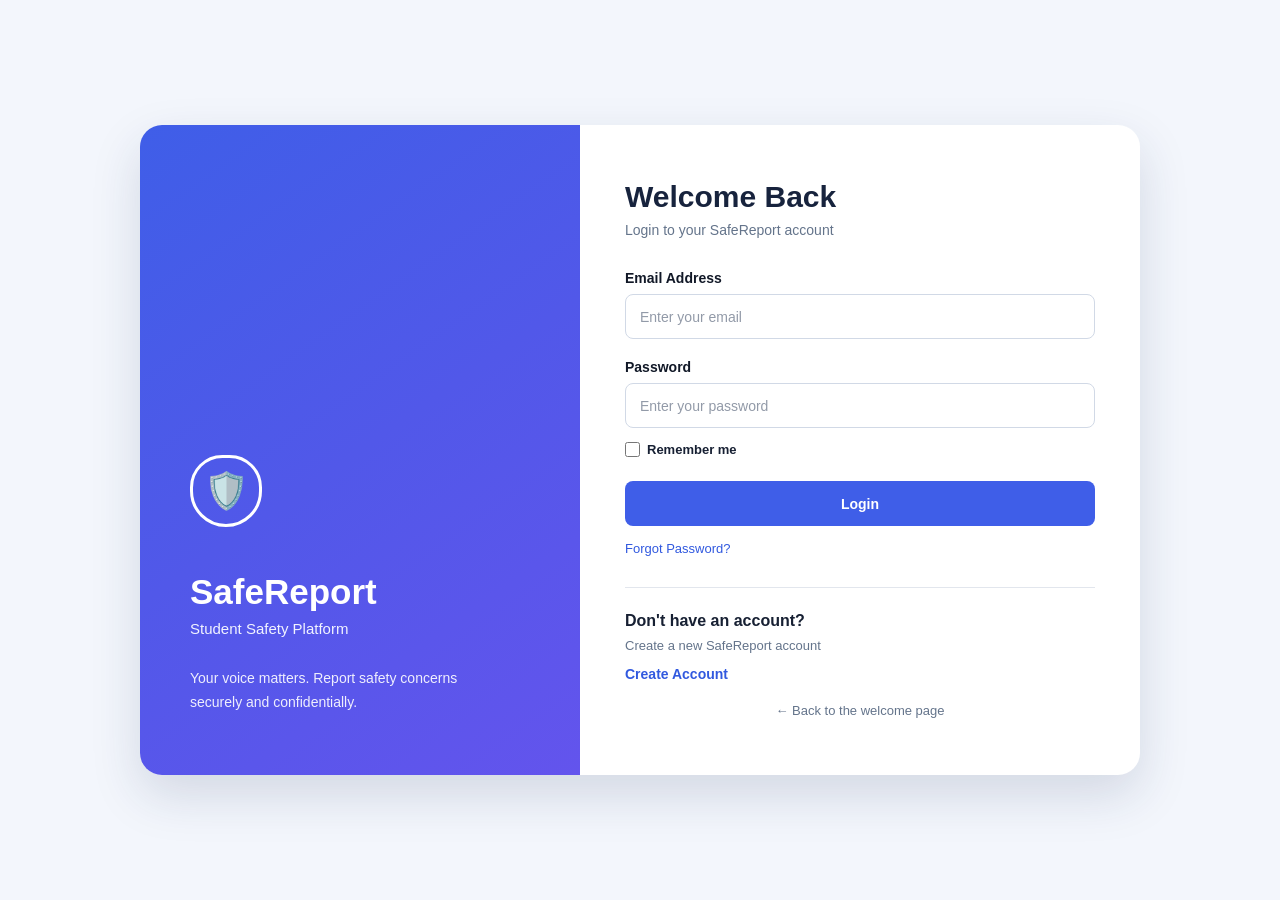
<file: admin-reports.html>
<!DOCTYPE html>
<html lang="en">
<head>
    <meta charset="UTF-8">
    <meta name="viewport" content="width=device-width, initial-scale=1.0">
    <meta name="theme-color" content="#3157d5">
    <meta name="description" content="Administrator report management for SafeReport.">

    <title>SafeReport | Manage Reports</title>

    <link rel="stylesheet" href="css/myreports.css">
    <link rel="stylesheet" href="css/profileF.css">
    <link rel="stylesheet" href="css/myreports-shell.css">
    <link rel="stylesheet" href="css/settingsOL.css">
    <link rel="stylesheet" href="css/darkmode.css">
    <link rel="stylesheet" href="css/admin-dashboard.css">
</head>

<body class="admin-page">

<div class="app">

    <!-- SIDEBAR -->
    <aside class="sidebar admin-sidebar" id="adminSidebar" aria-label="Administrator sidebar">

        <a class="sidebar-brand" href="admin-dashboard.html" aria-label="SafeReport administrator dashboard">
            <span class="shield" aria-hidden="true">🛡</span>
            <span>SafeReport</span>
        </a>

        <div class="sidebar-label">OVERVIEW</div>
        <nav aria-label="Administrator overview">
            <a href="admin-dashboard.html" data-admin-nav="dashboard">
                <svg class="side-icon admin-nav-icon" viewBox="0 0 24 24" fill="none" aria-hidden="true"><path d="m3.5 10 8.5-7 8.5 7v10a1 1 0 0 1-1 1h-5.5v-6h-4v6H4.5a1 1 0 0 1-1-1V10Z" stroke="currentColor" stroke-width="1.8" stroke-linecap="round" stroke-linejoin="round"/></svg>
                <span>Dashboard</span>
            </a>
        </nav>

        <div class="sidebar-label">REPORT MANAGEMENT</div>
        <nav aria-label="Report management navigation">
            <a class="active" href="admin-reports.html" aria-current="page" data-admin-nav="all">
                <svg class="side-icon admin-nav-icon" viewBox="0 0 24 24" fill="none" aria-hidden="true"><path d="M7 3.75h7l4 4V20a1 1 0 0 1-1 1H7a1 1 0 0 1-1-1V4.75a1 1 0 0 1 1-1Z" stroke="currentColor" stroke-width="1.8" stroke-linejoin="round"/><path d="M14 4v4h4M9 12h6M9 16h6" stroke="currentColor" stroke-width="1.8" stroke-linecap="round"/></svg>
                <span>All Reports</span>
            </a>
            <a href="admin-reports.html?status=pending" data-admin-nav="pending">
                <svg class="side-icon admin-nav-icon" viewBox="0 0 24 24" fill="none" aria-hidden="true"><circle cx="12" cy="12" r="8.5" stroke="currentColor" stroke-width="1.8"/><path d="M12 7v5l3.2 2" stroke="currentColor" stroke-width="1.8" stroke-linecap="round" stroke-linejoin="round"/></svg>
                <span>Pending Review</span>
            </a>
            <a href="admin-reports.html?status=under%20review" data-admin-nav="under-review">
                <svg class="side-icon admin-nav-icon" viewBox="0 0 24 24" fill="none" aria-hidden="true"><path d="M3 12s3.1-6 9-6 9 6 9 6-3.1 6-9 6-9-6-9-6Z" stroke="currentColor" stroke-width="1.8" stroke-linejoin="round"/><circle cx="12" cy="12" r="2.5" stroke="currentColor" stroke-width="1.8"/></svg>
                <span>Under Review</span>
            </a>
            <a href="admin-reports.html?status=resolved" data-admin-nav="resolved">
                <svg class="side-icon admin-nav-icon" viewBox="0 0 24 24" fill="none" aria-hidden="true"><circle cx="12" cy="12" r="8.5" stroke="currentColor" stroke-width="1.8"/><path d="m8 12 2.5 2.5L16 9" stroke="currentColor" stroke-width="1.8" stroke-linecap="round" stroke-linejoin="round"/></svg>
                <span>Resolved</span>
            </a>
        </nav>

        <div class="sidebar-label">ACCOUNT</div>
        <nav aria-label="Administrator account navigation">
            <a href="admin-profile.html" data-admin-nav="profile">
                <svg class="side-icon admin-nav-icon" viewBox="0 0 24 24" fill="none" aria-hidden="true"><circle cx="12" cy="8" r="3.5" stroke="currentColor" stroke-width="1.8"/><path d="M5 20c.7-3.1 3.2-5 7-5s6.3 1.9 7 5" stroke="currentColor" stroke-width="1.8" stroke-linecap="round"/></svg>
                <span>My Profile</span>
            </a>
            <a href="admin-profile.html#admin-security" data-admin-nav="settings">
                <svg class="side-icon admin-nav-icon" viewBox="0 0 24 24" fill="none" aria-hidden="true"><circle cx="12" cy="12" r="3" stroke="currentColor" stroke-width="1.8"/><path d="M12 2.8v2.1M12 19.1v2.1M21.2 12h-2.1M4.9 12H2.8m15.7-6.5L17 7m-10 10-1.5 1.5m13 0L17 17M7 7 5.5 5.5" stroke="currentColor" stroke-width="1.8" stroke-linecap="round"/></svg>
                <span>Settings</span>
            </a>
        </nav>

        <div class="sidebar-bottom">

            <div class="sidebar-help">
                <div class="help-icon" aria-hidden="true">ⓘ</div>
                <strong>Need assistance?</strong>
                <p>Contact your system administrator for account support.</p>
            </div>

            <div class="profile-mini">
                <div class="avatar" data-admin-initials aria-hidden="true">A</div>

                <div class="profile-details">
                    <strong data-admin-name>Administrator</strong>
                    <small>Admin Account</small>
                </div>
            </div>

            <a class="logout" href="guest.html" data-admin-logout>
                <span aria-hidden="true">↪</span>
                <span>Logout</span>
            </a>

        </div>

    </aside>
    <button
        class="admin-sidebar-backdrop"
        id="adminSidebarBackdrop"
        type="button"
        aria-label="Close navigation"
        hidden
    ></button>

    <!-- MAIN CONTENT -->
    <main>

        <!-- HEADER -->
        <header class="header">

            <button
                class="admin-menu-toggle"
                id="adminMenuToggle"
                type="button"
                aria-label="Open navigation"
                aria-expanded="false"
                aria-controls="adminSidebar"
            >☰</button>

            <div class="header-left">

                <div class="breadcrumb">
                    <span>Administration</span>
                    <span class="breadcrumb-separator">/</span>
                    <strong>Manage Reports</strong>
                </div>

                <p class="header-subtitle">
                    Review and manage student safety reports.
                </p>

            </div>

            <div class="header-actions">

                <div class="search-box">
                    <span aria-hidden="true">⌕</span>

                    <input
                        type="search"
                        id="adminReportSearch"
                        placeholder="Search reports..."
                        aria-label="Search reports"
                    >
                </div>

                <button
                    type="button"
                    class="header-action"
                    id="notificationBtn"
                    aria-label="Notifications unavailable"
                    title="Notifications are not available for administrator accounts."
                    disabled
                >♧</button>

                <button
                    type="button"
                    class="header-action"
                    id="themeToggle"
                    aria-label="Toggle dark mode"
                    title="Toggle dark mode"
                >☾</button>

                <div class="profile-menu-wrap">

                    <button
                        type="button"
                        class="header-avatar"
                        id="profileBtn"
                        aria-label="Open profile menu"
                        aria-expanded="false"
                        aria-controls="profileDropdown"
                    >A</button>

                    <div class="profile-dropdown" id="profileDropdown" hidden>

                        <a href="admin-profile.html">
                            My Profile
                        </a>

                        <a
                            href="admin-profile.html#admin-security"
                            id="openSettingsBtn"
                        >Settings</a>

                        <a
                            href="guest.html"
                            class="logout"
                            id="logoutBtn"
                        >Logout</a>

                    </div>

                </div>

            </div>

        </header>

        <!-- PAGE CONTENT -->
        <div class="content">

            <section class="page-title">
                <h1>Report Management</h1>

                <p>
                    Review submitted incidents, check their status,
                    and manage report records.
                </p>
            </section>

            <!-- REPORT STATISTICS -->
            <section class="stats" aria-label="Administrator report summary">

                <article class="stat-box">
                    <div class="stat-icon" aria-hidden="true">▤</div>

                    <div>
                        <h2 id="adminTotalReports">0</h2>
                        <p>Total Reports</p>
                    </div>
                </article>

                <article class="stat-box">
                    <div class="stat-icon" aria-hidden="true">◷</div>

                    <div>
                        <h2 id="adminPendingReports">0</h2>
                        <p>Pending / Under Review</p>
                    </div>
                </article>

                <article class="stat-box">
                    <div class="stat-icon" aria-hidden="true">✓</div>

                    <div>
                        <h2 id="adminResolvedReports">0</h2>
                        <p>Resolved</p>
                    </div>
                </article>

            </section>

            <!-- SUBMITTED REPORTS -->
            <section class="panel section" aria-labelledby="adminReportsTitle">

                <div class="panel-heading">

                    <div>
                        <p class="small-title">ADMINISTRATION</p>
                        <h2 id="adminReportsTitle">Submitted Reports</h2>
                    </div>

                    <span class="report-count" id="adminVisibleCount">
                        0 reports
                    </span>

                </div>

                <div class="panel-body">

                    <!-- SEARCH AND FILTERS -->
                    <div class="filters">

                        <label class="search-field">
                            <span class="search-symbol" aria-hidden="true">⌕</span>

                            <input
                                type="search"
                                id="adminSearch"
                                placeholder="Search by ID, type, date, or location"
                                aria-label="Search submitted reports"
                            >
                        </label>

                        <label class="select-field">

                            <span class="filter-label">STATUS</span>

                            <select
                                id="adminStatusFilter"
                                aria-label="Filter reports by status"
                            >
                                <option value="all">All Statuses</option>
                                <option value="pending">Pending</option>
                                <option value="under review">Under Review</option>
                                <option value="in progress">In Progress</option>
                                <option value="resolved">Resolved</option>
                            </select>

                        </label>

                    </div>

                    <!-- REPORT TABLE -->
                    <div class="table-wrap">

                        <table>

                            <caption class="sr-only">
                                Student incident reports
                            </caption>

                            <thead>
                                <tr>
                                    <th>Report ID</th>
                                    <th>Incident Type</th>
                                    <th>Date Submitted</th>
                                    <th>Location</th>
                                    <th>Status</th>
                                    <th>Action</th>
                                </tr>
                            </thead>

                            <tbody id="adminReportsTableBody"></tbody>

                        </table>

                        <!-- EMPTY STATE -->
                        <div class="empty-state" id="adminEmptyState" hidden>

                            <div class="empty-icon" aria-hidden="true">⌕</div>

                            <h3>No reports available</h3>

                            <p>
                                Submitted student reports will appear here.
                            </p>

                        </div>

                    </div>

                    <!-- TABLE FEEDBACK -->
                    <div
                        class="feedback-container"
                        id="adminReportFeedback"
                        role="status"
                        aria-live="polite"
                    ></div>

                </div>

            </section>

            <!-- REPORT HANDLING GUIDANCE -->
            <section class="panel section" aria-labelledby="adminGuidanceTitle">

                <div class="panel-heading">
                    <div>
                        <p class="small-title">SECURITY</p>
                        <h2 id="adminGuidanceTitle">Report Handling Guidance</h2>
                    </div>
                </div>

                <div class="panel-body">

                    <ul>
                        <li>Keep student reports confidential.</li>

                        <li>
                            Review incident details before changing
                            a report status.
                        </li>

                        <li>
                            Only authorized administrators should manage
                            submitted reports.
                        </li>
                    </ul>

                </div>

            </section>

        </div>

    </main>

</div>

<!-- REPORT DETAILS MODAL -->
<div class="details-overlay" id="adminReportDetailsOverlay" hidden>

    <section
        class="details-dialog"
        role="dialog"
        aria-modal="true"
        aria-labelledby="adminDetailsTitle"
    >

        <div class="details-header">

            <div>
                <span class="details-eyebrow">REPORT DETAILS</span>
                <h2 id="adminDetailsTitle">Report information</h2>
                <p class="details-subtitle" id="adminDetailsSubtitle">
                    Review the submitted information and update its status.
                </p>
            </div>

            <div class="details-header-actions">
                <span class="admin-status admin-status-pending" id="adminDetailsStatus">
                    <span class="admin-status-dot" aria-hidden="true"></span>
                    Pending
                </span>
                <button
                    type="button"
                    class="details-close"
                    id="closeAdminDetails"
                    aria-label="Close report details"
                >×</button>
            </div>

        </div>

        <div class="details-body" id="adminReportDetailsBody"></div>

        <div
            class="admin-status-editor-container"
            id="adminStatusEditorContainer"
        ></div>

        <section
            id="adminEvidenceSection"
            class="admin-evidence-section"
            aria-labelledby="adminEvidenceTitle"
        >
            <div class="admin-detail-section-heading">
                <div>
                    <h3 id="adminEvidenceTitle">Attached evidence</h3>
                    <p>Images included with this report.</p>
                </div>
            </div>
            <div
                id="adminReportPhoto"
                class="report-photo-display"
                aria-label="Incident photo"
            ></div>
        </section>

        <!-- UNIQUE MODAL FEEDBACK ID -->
        <div class="details-footer">

            <p
                id="adminReportDetailsFeedback"
                role="status"
                aria-live="polite"
            ></p>

            <button
                type="button"
                class="primary-button blue-button"
                id="doneAdminDetails"
            >Done</button>

        </div>

    </section>

</div>

<!-- DELETE CONFIRMATION MODAL -->
<div
    class="modal"
    id="adminDeleteConfirm"
    hidden
    role="dialog"
    aria-modal="true"
    aria-labelledby="adminDeleteTitle"
>

    <div class="modal-content">

        <h2 id="adminDeleteTitle">Delete Report?</h2>

        <p>
            Confirm that this report should be removed from
            the administrator view.
        </p>

        <div class="modal-actions">

            <button
                type="button"
                class="secondary-button"
                id="cancelAdminDelete"
            >Cancel</button>

            <button
                type="button"
                class="primary-button"
                id="confirmAdminDelete"
            >Delete Report</button>

        </div>

    </div>

</div>

<!-- EXISTING PROJECT JAVASCRIPT -->
<script src="JS/main.js"></script>
<script src="JS/Tito_Part/storage.js"></script>
<script src="JS/Tito_Part/validation.js"></script>
<script src="JS/Tito_Part/toast.js"></script>
<script src="JS/Tito_Part/navbar.js"></script>
<script src="JS/Tito_Part/modal.js"></script>
<script src="JS/Tito_Part/admin-navigation.js"></script>

<!-- ADMIN REPORT MANAGEMENT -->
<script src="JS/Tito_Part/admin-reports.js"></script>

<script>
(function () {
    "use strict";

    const LOGIN_KEY = "safeReportLoggedIn";
    const CURRENT_USER_KEY = "currentUser";
    const LEGACY_USER_KEY = "safeReportUser";
    const ADMIN_LOGIN_KEY = "safeReportAdminLoggedIn";
    const ADMIN_EMAIL_KEY = "safeReportAdminEmail";

    function denyAccess() {
        sessionStorage.removeItem(ADMIN_LOGIN_KEY);
        sessionStorage.removeItem(ADMIN_EMAIL_KEY);

        window.location.replace("login.html");
    }

    function normalizeEmail(email) {
        return String(email || "").trim().toLowerCase();
    }

    function verifyAdmin() {
        const adminLoggedIn =
            sessionStorage.getItem(ADMIN_LOGIN_KEY) === "true";

        const adminEmail = normalizeEmail(
            sessionStorage.getItem(ADMIN_EMAIL_KEY)
        );

        if (!adminLoggedIn || !adminEmail) {
            denyAccess();
            return;
        }

        if (localStorage.getItem(LOGIN_KEY) !== "true") {
            denyAccess();
            return;
        }

        let currentUser = null;

        try {
            currentUser = JSON.parse(
                localStorage.getItem(CURRENT_USER_KEY) ||
                localStorage.getItem(LEGACY_USER_KEY) ||
                "null"
            );
        } catch (error) {
            console.error("Unable to verify the current account.", error);
            denyAccess();
            return;
        }

        if (!currentUser || typeof currentUser !== "object") {
            denyAccess();
            return;
        }

        const currentEmail = normalizeEmail(currentUser.email);

        const role = String(currentUser.role || "")
            .replace(/\s+Account$/i, "")
            .trim()
            .toLowerCase();

        if (
            currentEmail !== adminEmail ||
            !["admin", "administrator"].includes(role)
        ) {
            denyAccess();
        }
    }

    verifyAdmin();
})();
</script>

</body>
</html>
</file>
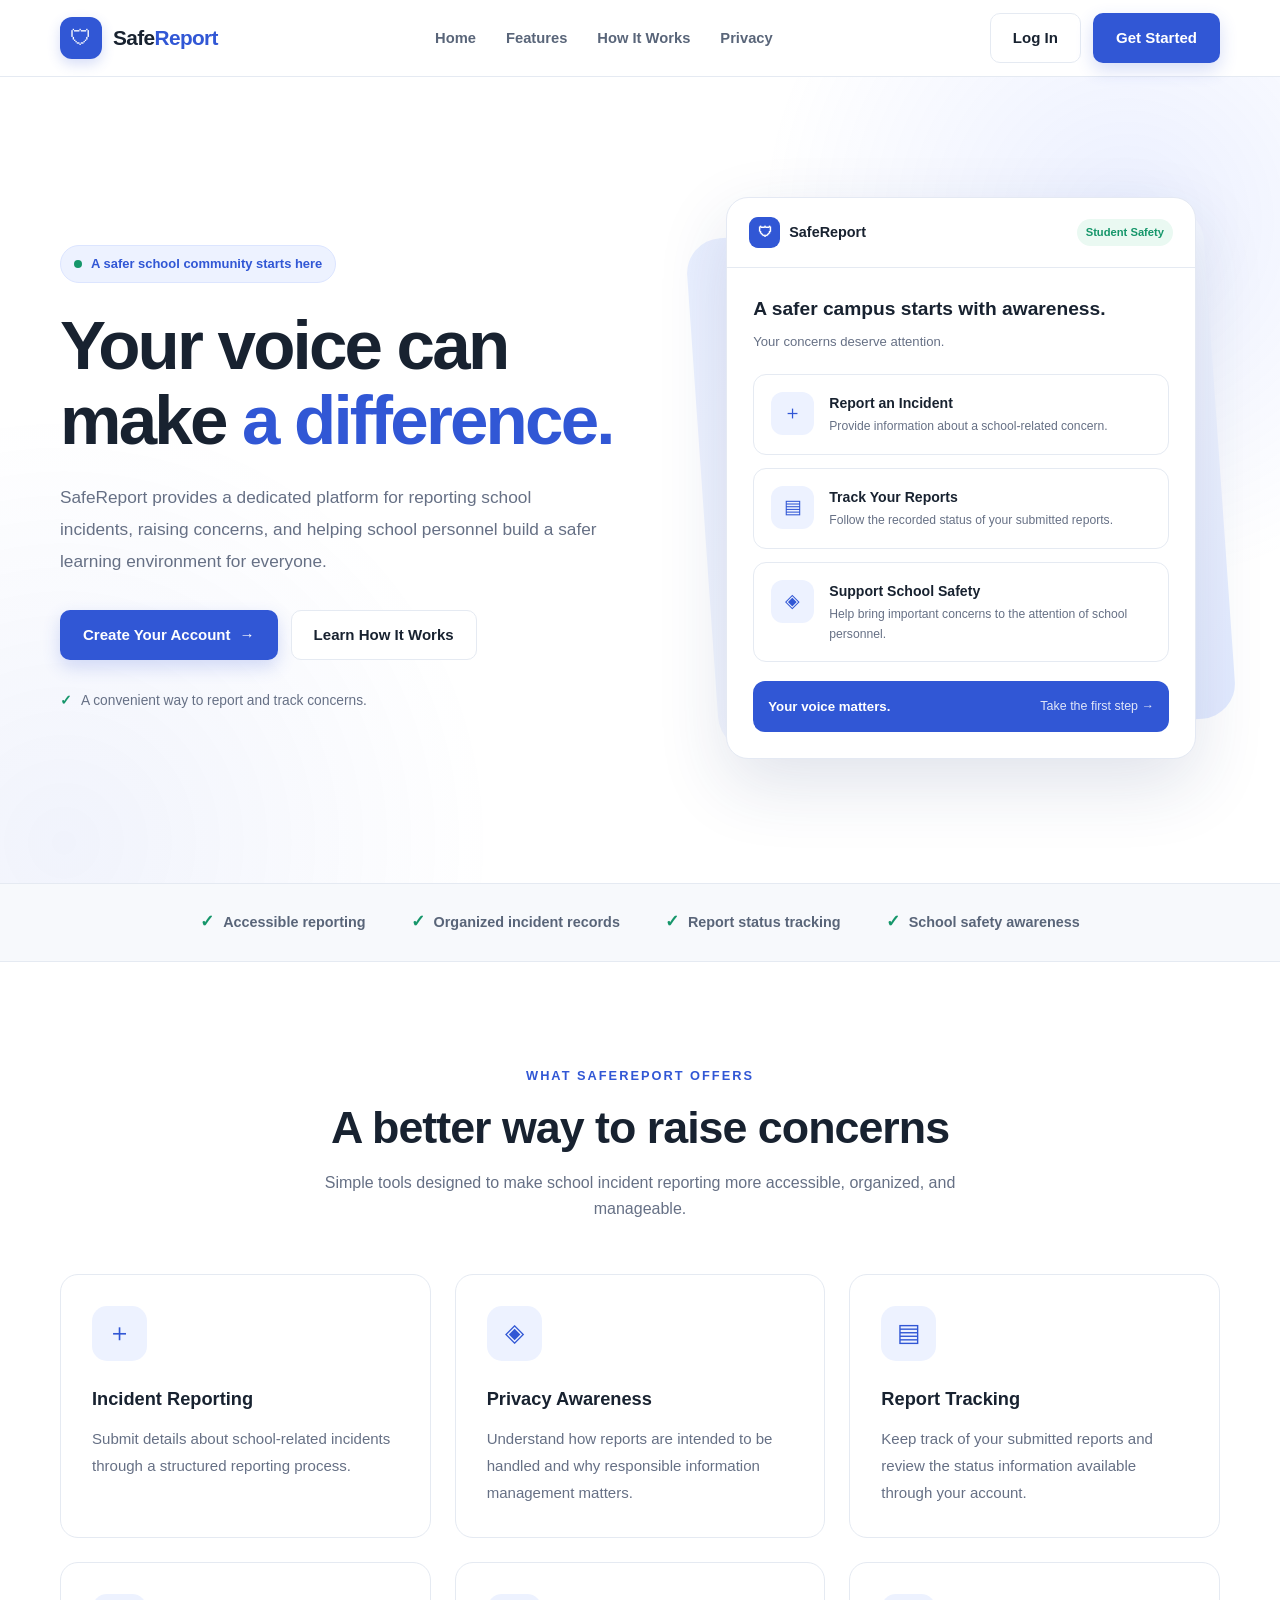
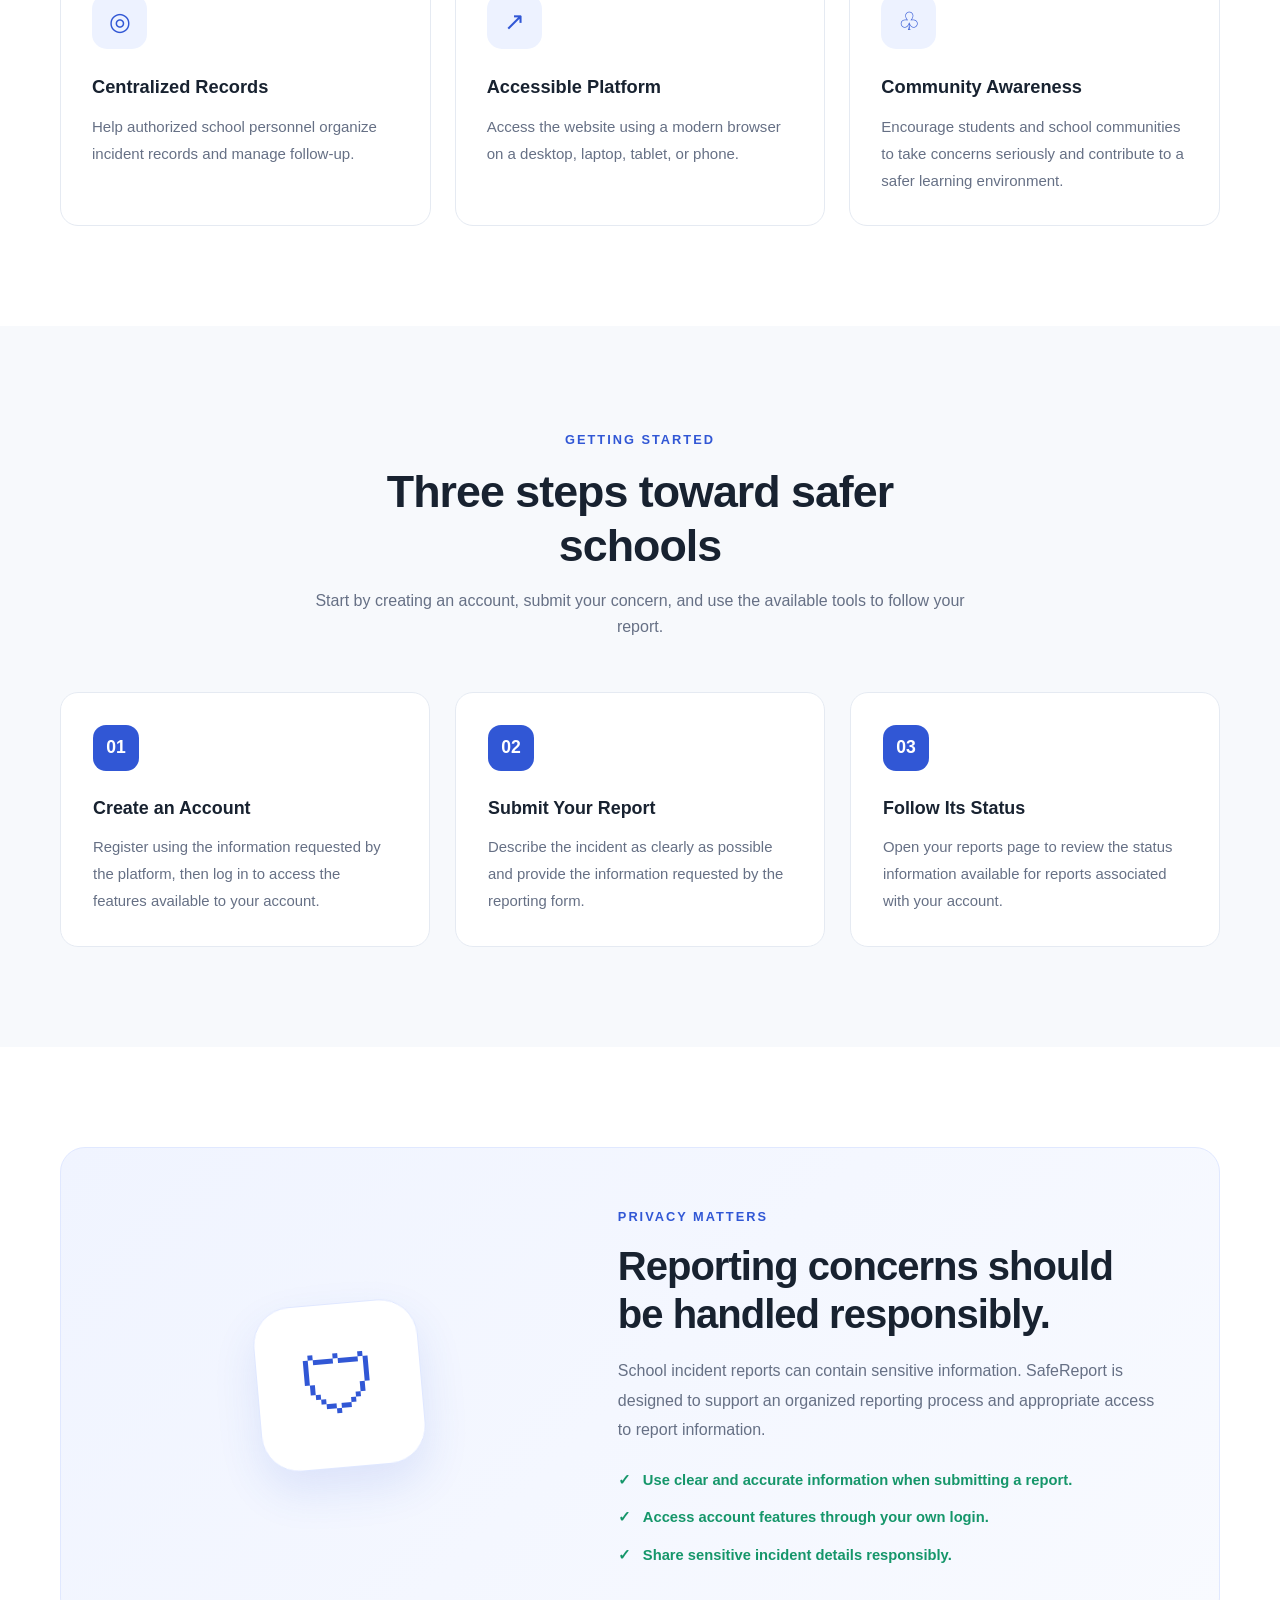
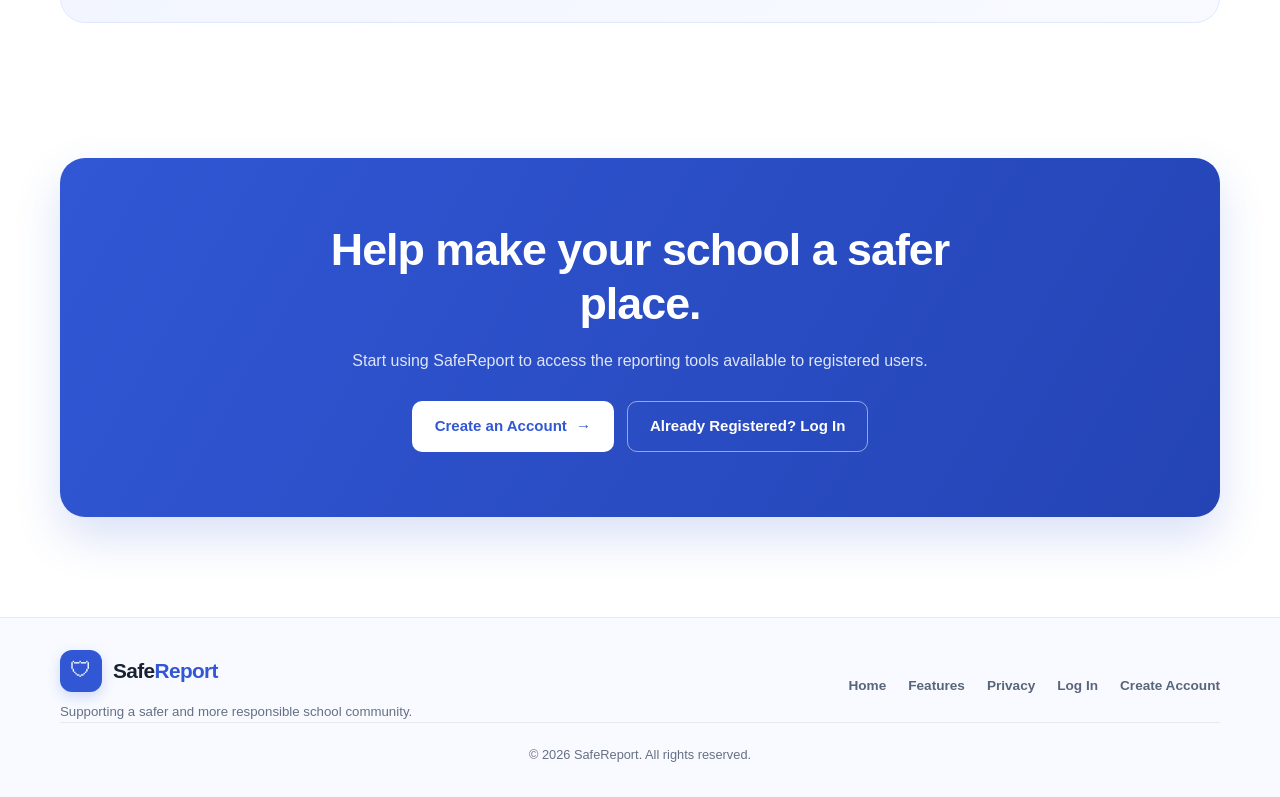
<file: guest.html>
<!DOCTYPE html>
<html lang="en">
<head>
    <meta charset="UTF-8">
    <meta name="viewport" content="width=device-width, initial-scale=1.0">
    <meta name="theme-color" content="#3157d5">

    <title>SafeReport | A Safer School Starts Here</title>

    <style>
        /* =========================================
           GLOBAL STYLES
        ========================================= */

        :root {
            --primary: #3157d5;
            --primary-dark: #2444b5;
            --primary-light: #edf2ff;
            --text: #182230;
            --muted: #667085;
            --background: #ffffff;
            --surface: #f7f9fc;
            --border: #e5eaf2;
            --success: #15966a;
            --radius: 18px;
            --shadow: 0 12px 35px rgba(24, 34, 48, 0.07);
        }

        * {
            box-sizing: border-box;
            margin: 0;
            padding: 0;
        }

        html {
            scroll-behavior: smooth;
            scroll-padding-top: 90px;
        }

        body {
            font-family: "Segoe UI", Arial, sans-serif;
            color: var(--text);
            background: var(--background);
            line-height: 1.6;
            -webkit-font-smoothing: antialiased;
        }

        a {
            color: inherit;
            text-decoration: none;
        }

        button,
        a {
            -webkit-tap-highlight-color: transparent;
        }

        button,
        input {
            font: inherit;
        }

        .container {
            width: min(1160px, calc(100% - 48px));
            margin: 0 auto;
        }

        .section {
            padding: 100px 0;
        }

        .section-heading {
            max-width: 660px;
            margin: 0 auto 52px;
            text-align: center;
        }

        .eyebrow {
            display: inline-block;
            margin-bottom: 14px;
            color: var(--primary);
            font-size: 0.8rem;
            font-weight: 800;
            letter-spacing: 2px;
            text-transform: uppercase;
        }

        .section-heading h2 {
            margin-bottom: 16px;
            font-size: clamp(2rem, 4vw, 2.8rem);
            line-height: 1.2;
            letter-spacing: -1px;
        }

        .section-heading p {
            color: var(--muted);
            font-size: 1rem;
        }

        /* =========================================
           BUTTONS
        ========================================= */

        .button {
            display: inline-flex;
            min-height: 48px;
            align-items: center;
            justify-content: center;
            gap: 9px;
            padding: 12px 22px;
            border: 1px solid transparent;
            border-radius: 10px;
            font-size: 0.94rem;
            font-weight: 700;
            cursor: pointer;
            transition:
                background 0.2s ease,
                color 0.2s ease,
                border-color 0.2s ease,
                transform 0.2s ease,
                box-shadow 0.2s ease;
        }

        .button:hover {
            transform: translateY(-2px);
        }

        .button-primary {
            color: #ffffff;
            background: var(--primary);
            box-shadow: 0 7px 18px rgba(49, 87, 213, 0.2);
        }

        .button-primary:hover {
            background: var(--primary-dark);
            box-shadow: 0 10px 24px rgba(49, 87, 213, 0.28);
        }

        .button-secondary {
            color: var(--text);
            background: #ffffff;
            border-color: var(--border);
        }

        .button-secondary:hover {
            border-color: var(--primary);
            color: var(--primary);
        }

        .button-white {
            color: var(--primary);
            background: #ffffff;
        }

        .button-white:hover {
            background: #edf2ff;
        }

        /* =========================================
           NAVIGATION
        ========================================= */

        .site-header {
            position: sticky;
            top: 0;
            z-index: 100;
            background: rgba(255, 255, 255, 0.96);
            border-bottom: 1px solid var(--border);
            backdrop-filter: blur(14px);
        }

        .navbar {
            min-height: 76px;
            display: flex;
            align-items: center;
            justify-content: space-between;
            gap: 28px;
        }

        .brand {
            display: inline-flex;
            align-items: center;
            gap: 11px;
            flex-shrink: 0;
        }

        .brand-icon {
            display: grid;
            width: 42px;
            height: 42px;
            place-items: center;
            color: #ffffff;
            background: var(--primary);
            border-radius: 12px;
            font-size: 1.35rem;
            box-shadow: 0 5px 13px rgba(49, 87, 213, 0.2);
        }

        .brand-name {
            font-size: 1.3rem;
            font-weight: 800;
            letter-spacing: -0.6px;
        }

        .brand-name span {
            color: var(--primary);
        }

        .nav-links {
            display: flex;
            align-items: center;
            gap: 30px;
            list-style: none;
        }

        .nav-links a:not(.button) {
            color: #596579;
            font-size: 0.92rem;
            font-weight: 600;
            transition: color 0.2s ease;
        }

        .nav-links a:not(.button):hover {
            color: var(--primary);
        }

        .nav-actions {
            display: flex;
            align-items: center;
            gap: 12px;
        }

        .mobile-menu-button {
            display: none;
            width: 44px;
            height: 44px;
            align-items: center;
            justify-content: center;
            color: var(--text);
            background: #ffffff;
            border: 1px solid var(--border);
            border-radius: 10px;
            font-size: 1.35rem;
            cursor: pointer;
        }

        /* =========================================
           HERO
        ========================================= */

        .hero {
            position: relative;
            overflow: hidden;
            padding: 96px 0 100px;
            background:
                radial-gradient(
                    circle at 88% 18%,
                    rgba(92, 128, 255, 0.12),
                    transparent 28%
                ),
                radial-gradient(
                    circle at 5% 95%,
                    rgba(49, 87, 213, 0.07),
                    transparent 30%
                ),
                #ffffff;
        }

        .hero-grid {
            display: grid;
            grid-template-columns: 1.05fr 0.95fr;
            align-items: center;
            gap: 70px;
        }

        .hero-badge {
            display: inline-flex;
            align-items: center;
            gap: 9px;
            margin-bottom: 25px;
            padding: 8px 13px;
            color: var(--primary);
            background: var(--primary-light);
            border: 1px solid #dce5ff;
            border-radius: 100px;
            font-size: 0.81rem;
            font-weight: 700;
        }

        .status-dot {
            width: 8px;
            height: 8px;
            background: var(--success);
            border-radius: 50%;
        }

        .hero h1 {
            max-width: 650px;
            margin-bottom: 24px;
            font-size: clamp(2.8rem, 5.4vw, 4.4rem);
            font-weight: 800;
            line-height: 1.08;
            letter-spacing: -2.8px;
        }

        .hero h1 span {
            color: var(--primary);
        }

        .hero-description {
            max-width: 540px;
            margin-bottom: 32px;
            color: var(--muted);
            font-size: 1.08rem;
            line-height: 1.85;
        }

        .hero-actions {
            display: flex;
            flex-wrap: wrap;
            gap: 13px;
            margin-bottom: 30px;
        }

        .hero-note {
            display: flex;
            align-items: center;
            gap: 9px;
            color: var(--muted);
            font-size: 0.86rem;
        }

        .hero-note span {
            color: var(--success);
            font-weight: 800;
        }

        /* HERO VISUAL */

        .hero-visual {
            position: relative;
            padding: 24px;
        }

        .visual-glow {
            position: absolute;
            inset: 8% 0;
            background: linear-gradient(
                135deg,
                #e9efff,
                #f4f7ff,
                #e2eaff
            );
            border-radius: 35px;
            transform: rotate(-4deg);
        }

        .dashboard-preview {
            position: relative;
            overflow: hidden;
            background: #ffffff;
            border: 1px solid #e4e9f3;
            border-radius: 22px;
            box-shadow: 0 25px 70px rgba(33, 54, 111, 0.14);
        }

        .preview-topbar {
            display: flex;
            align-items: center;
            justify-content: space-between;
            padding: 19px 22px;
            border-bottom: 1px solid var(--border);
        }

        .preview-brand {
            display: flex;
            align-items: center;
            gap: 9px;
            font-size: 0.9rem;
            font-weight: 800;
        }

        .preview-brand-icon {
            display: grid;
            width: 31px;
            height: 31px;
            place-items: center;
            color: #ffffff;
            background: var(--primary);
            border-radius: 9px;
        }

        .preview-label {
            padding: 5px 9px;
            color: var(--success);
            background: #eaf9f2;
            border-radius: 100px;
            font-size: 0.7rem;
            font-weight: 800;
        }

        .preview-content {
            padding: 26px;
        }

        .preview-content h3 {
            margin-bottom: 6px;
            font-size: 1.2rem;
        }

        .preview-subtitle {
            margin-bottom: 22px;
            color: var(--muted);
            font-size: 0.82rem;
        }

        .preview-card {
            display: flex;
            align-items: flex-start;
            gap: 15px;
            margin-bottom: 13px;
            padding: 17px;
            background: #ffffff;
            border: 1px solid var(--border);
            border-radius: 13px;
        }

        .preview-card-icon {
            display: grid;
            width: 43px;
            height: 43px;
            flex-shrink: 0;
            place-items: center;
            color: var(--primary);
            background: var(--primary-light);
            border-radius: 12px;
            font-size: 1.2rem;
        }

        .preview-card h4 {
            margin-bottom: 3px;
            font-size: 0.88rem;
        }

        .preview-card p {
            color: var(--muted);
            font-size: 0.76rem;
            line-height: 1.6;
        }

        .preview-bottom {
            display: flex;
            align-items: center;
            justify-content: space-between;
            gap: 10px;
            margin-top: 19px;
            padding: 15px;
            color: #ffffff;
            background: var(--primary);
            border-radius: 12px;
        }

        .preview-bottom strong {
            font-size: 0.83rem;
        }

        .preview-bottom span {
            font-size: 0.78rem;
            opacity: 0.85;
        }

        /* =========================================
           TRUST STRIP
        ========================================= */

        .trust-strip {
            padding: 25px 0;
            background: var(--surface);
            border-top: 1px solid var(--border);
            border-bottom: 1px solid var(--border);
        }

        .trust-content {
            display: flex;
            align-items: center;
            justify-content: center;
            flex-wrap: wrap;
            gap: 18px 45px;
            color: #596579;
            font-size: 0.9rem;
            font-weight: 650;
        }

        .trust-item {
            display: flex;
            align-items: center;
            gap: 9px;
        }

        .trust-check {
            color: var(--success);
            font-size: 1.05rem;
            font-weight: 900;
        }

        /* =========================================
           FEATURES
        ========================================= */

        .features-section {
            background: #ffffff;
        }

        .feature-grid {
            display: grid;
            grid-template-columns: repeat(3, minmax(0, 1fr));
            gap: 24px;
        }

        .feature-card {
            padding: 31px;
            background: #ffffff;
            border: 1px solid var(--border);
            border-radius: var(--radius);
            transition:
                transform 0.25s ease,
                box-shadow 0.25s ease,
                border-color 0.25s ease;
        }

        .feature-card:hover {
            transform: translateY(-6px);
            border-color: #c8d5ff;
            box-shadow: var(--shadow);
        }

        .feature-icon {
            display: grid;
            width: 55px;
            height: 55px;
            margin-bottom: 23px;
            place-items: center;
            color: var(--primary);
            background: var(--primary-light);
            border-radius: 15px;
            font-size: 1.55rem;
        }

        .feature-card h3 {
            margin-bottom: 12px;
            font-size: 1.14rem;
        }

        .feature-card p {
            color: var(--muted);
            font-size: 0.94rem;
            line-height: 1.8;
        }

        /* =========================================
           HOW IT WORKS
        ========================================= */

        .how-section {
            background: var(--surface);
        }

        .steps-grid {
            display: grid;
            grid-template-columns: repeat(3, minmax(0, 1fr));
            gap: 25px;
        }

        .step-card {
            position: relative;
            padding: 32px;
            background: #ffffff;
            border: 1px solid var(--border);
            border-radius: var(--radius);
        }

        .step-number {
            display: grid;
            width: 46px;
            height: 46px;
            margin-bottom: 23px;
            place-items: center;
            color: #ffffff;
            background: var(--primary);
            border-radius: 13px;
            font-size: 1.1rem;
            font-weight: 800;
        }

        .step-card h3 {
            margin-bottom: 12px;
            font-size: 1.12rem;
        }

        .step-card p {
            color: var(--muted);
            font-size: 0.93rem;
            line-height: 1.8;
        }

        /* =========================================
           PRIVACY SECTION
        ========================================= */

        .privacy-section {
            background: #ffffff;
        }

        .privacy-panel {
            display: grid;
            grid-template-columns: 0.9fr 1.1fr;
            align-items: center;
            gap: 55px;
            padding: 55px;
            background: linear-gradient(
                135deg,
                #f0f4ff,
                #f8faff
            );
            border: 1px solid #e0e8ff;
            border-radius: 25px;
        }

        .privacy-illustration {
            display: grid;
            min-height: 260px;
            place-items: center;
        }

        .privacy-shield {
            display: grid;
            width: 165px;
            height: 165px;
            place-items: center;
            color: var(--primary);
            background: #ffffff;
            border: 1px solid #dfe7ff;
            border-radius: 38px;
            box-shadow: 0 20px 45px rgba(49, 87, 213, 0.12);
            font-size: 5rem;
            transform: rotate(-5deg);
        }

        .privacy-content h2 {
            margin-bottom: 18px;
            font-size: clamp(1.9rem, 3.5vw, 2.5rem);
            line-height: 1.2;
            letter-spacing: -1px;
        }

        .privacy-content > p {
            margin-bottom: 24px;
            color: var(--muted);
            line-height: 1.85;
        }

        .privacy-list {
            display: grid;
            gap: 14px;
            list-style: none;
        }

        .privacy-list li {
            display: flex;
            align-items: flex-start;
            gap: 12px;
            font-size: 0.92rem;
            font-weight: 650;
        }

        .privacy-list li span {
            color: var(--success);
            font-weight: 900;
        }

        /* =========================================
           CALL TO ACTION
        ========================================= */

        .cta-section {
            padding: 35px 0 100px;
        }

        .cta-panel {
            padding: 65px 35px;
            color: #ffffff;
            background: linear-gradient(
                120deg,
                #3157d5,
                #2444b5
            );
            border-radius: 25px;
            text-align: center;
            box-shadow: 0 20px 45px rgba(49, 87, 213, 0.18);
        }

        .cta-panel h2 {
            max-width: 680px;
            margin: 0 auto 17px;
            font-size: clamp(2rem, 4vw, 2.8rem);
            line-height: 1.2;
            letter-spacing: -1px;
        }

        .cta-panel p {
            max-width: 590px;
            margin: 0 auto 28px;
            color: rgba(255, 255, 255, 0.85);
        }

        .cta-actions {
            display: flex;
            justify-content: center;
            flex-wrap: wrap;
            gap: 13px;
        }

        .cta-outline {
            color: #ffffff;
            background: transparent;
            border-color: rgba(255, 255, 255, 0.5);
        }

        .cta-outline:hover {
            background: rgba(255, 255, 255, 0.1);
        }

        /* =========================================
           FOOTER
        ========================================= */

        .site-footer {
            padding: 32px 0;
            background: #f8faff;
            border-top: 1px solid var(--border);
        }

        .footer-content {
            display: flex;
            align-items: center;
            justify-content: space-between;
            flex-wrap: wrap;
            gap: 22px;
        }

        .footer-brand p {
            margin-top: 9px;
            color: var(--muted);
            font-size: 0.83rem;
        }

        .footer-links {
            display: flex;
            flex-wrap: wrap;
            gap: 22px;
        }

        .footer-links a {
            color: #596579;
            font-size: 0.85rem;
            font-weight: 600;
        }

        .footer-links a:hover {
            color: var(--primary);
        }

        .copyright {
            width: 100%;
            padding-top: 22px;
            color: var(--muted);
            border-top: 1px solid var(--border);
            font-size: 0.8rem;
            text-align: center;
        }

        /* =========================================
           RESPONSIVE DESIGN
        ========================================= */

        @media (max-width: 980px) {
            .hero-grid {
                grid-template-columns: 1fr;
                gap: 35px;
            }

            .hero-copy {
                max-width: 720px;
            }

            .hero-visual {
                width: min(620px, 100%);
                margin: 0 auto;
            }

            .feature-grid,
            .steps-grid {
                grid-template-columns: repeat(2, minmax(0, 1fr));
            }

            .privacy-panel {
                gap: 25px;
                padding: 35px;
            }

            .nav-links {
                gap: 19px;
            }
        }

        @media (max-width: 760px) {
            .container {
                width: min(100% - 32px, 600px);
            }

            .section {
                padding: 72px 0;
            }

            .navbar {
                min-height: 70px;
                flex-wrap: wrap;
                gap: 12px;
            }

            .brand-name {
                font-size: 1.15rem;
            }

            .mobile-menu-button {
                display: inline-flex;
            }

            .nav-links {
                display: none;
                width: 100%;
                flex-direction: column;
                align-items: stretch;
                gap: 0;
                padding: 8px 0 18px;
                order: 3;
            }

            .nav-links.open {
                display: flex;
            }

            .nav-links li a:not(.button) {
                display: block;
                padding: 12px 4px;
            }

            .nav-actions {
                margin-left: auto;
            }

            .nav-actions .button {
                min-height: 42px;
                padding: 9px 13px;
                font-size: 0.84rem;
            }

            .hero {
                padding: 65px 0 70px;
            }

            .hero h1 {
                font-size: clamp(2.55rem, 10vw, 3.5rem);
                letter-spacing: -1.8px;
            }

            .hero-description {
                font-size: 1rem;
            }

            .hero-visual {
                padding: 12px 3px;
            }

            .preview-content {
                padding: 18px;
            }

            .trust-content {
                gap: 16px 24px;
                justify-content: flex-start;
            }

            .feature-grid,
            .steps-grid {
                grid-template-columns: 1fr;
            }

            .feature-card,
            .step-card {
                padding: 26px;
            }

            .privacy-panel {
                grid-template-columns: 1fr;
                padding: 28px 22px;
            }

            .privacy-illustration {
                min-height: 185px;
            }

            .privacy-shield {
                width: 125px;
                height: 125px;
                font-size: 4rem;
                border-radius: 30px;
            }

            .cta-panel {
                padding: 48px 23px;
            }

            .footer-content {
                align-items: flex-start;
                flex-direction: column;
            }

            .footer-links {
                gap: 15px;
            }
        }

        @media (max-width: 390px) {
            .brand {
                gap: 7px;
            }

            .brand-icon {
                width: 36px;
                height: 36px;
            }

            .brand-name {
                font-size: 1rem;
            }

            .nav-actions {
                gap: 6px;
            }

            .nav-actions .button {
                padding: 8px 10px;
                font-size: 0.78rem;
            }

            .hero-actions {
                flex-direction: column;
                align-items: stretch;
            }

            .preview-topbar {
                padding: 15px;
            }

            .preview-content {
                padding: 14px;
            }

            .preview-card {
                padding: 13px;
            }
        }

        @media (prefers-reduced-motion: reduce) {
            *,
            *::before,
            *::after {
                scroll-behavior: auto !important;
                transition-duration: 0.01ms !important;
                animation-duration: 0.01ms !important;
            }
        }
    </style>
    <link rel="stylesheet" href="css/page-transitions.css">
</head>

<body>

    <!-- =========================================
         PUBLIC NAVIGATION
    ========================================= -->

    <header class="site-header">
        <div class="container">
            <nav class="navbar" aria-label="Main navigation">

                <a class="brand" href="guest.html" aria-label="SafeReport home">
                    <span class="brand-icon" aria-hidden="true">🛡</span>

                    <span class="brand-name">
                        Safe<span>Report</span>
                    </span>
                </a>

                <ul class="nav-links" id="navLinks">
                    <li>
                        <a href="#home">Home</a>
                    </li>

                    <li>
                        <a href="#features">Features</a>
                    </li>

                    <li>
                        <a href="#how-it-works">How It Works</a>
                    </li>

                    <li>
                        <a href="#privacy">Privacy</a>
                    </li>
                </ul>

                <div class="nav-actions">
                    <a class="button button-secondary" href="login.html">
                        Log In
                    </a>

                    <a class="button button-primary" href="signup.html">
                        Get Started
                    </a>

                    <button
                        class="mobile-menu-button"
                        id="mobileMenuButton"
                        type="button"
                        aria-label="Open navigation menu"
                        aria-controls="navLinks"
                        aria-expanded="false">
                        ☰
                    </button>
                </div>

            </nav>
        </div>
    </header>

    <main>

        <!-- =========================================
             HERO
        ========================================= -->

        <section class="hero" id="home">
            <div class="container">
                <div class="hero-grid">

                    <div class="hero-copy">

                        <div class="hero-badge">
                            <span class="status-dot"></span>
                            A safer school community starts here
                        </div>

                        <h1>
                            Your voice can make
                            <span>a difference.</span>
                        </h1>

                        <p class="hero-description">
                            SafeReport provides a dedicated platform for
                            reporting school incidents, raising concerns,
                            and helping school personnel build a safer
                            learning environment for everyone.
                        </p>

                        <div class="hero-actions">
                            <a class="button button-primary" href="signup.html">
                                Create Your Account
                                <span aria-hidden="true">→</span>
                            </a>

                            <a class="button button-secondary" href="#how-it-works">
                                Learn How It Works
                            </a>
                        </div>

                        <p class="hero-note">
                            <span aria-hidden="true">✓</span>
                            A convenient way to report and track concerns.
                        </p>

                    </div>

                    <!-- Illustrative interface preview -->

                    <div class="hero-visual" aria-label="Illustration of the SafeReport platform">

                        <div class="visual-glow"></div>

                        <div class="dashboard-preview">

                            <div class="preview-topbar">

                                <div class="preview-brand">
                                    <span class="preview-brand-icon" aria-hidden="true">
                                        🛡
                                    </span>

                                    <span>SafeReport</span>
                                </div>

                                <span class="preview-label">
                                    Student Safety
                                </span>

                            </div>

                            <div class="preview-content">

                                <h3>A safer campus starts with awareness.</h3>

                                <p class="preview-subtitle">
                                    Your concerns deserve attention.
                                </p>

                                <div class="preview-card">

                                    <div class="preview-card-icon" aria-hidden="true">
                                        ＋
                                    </div>

                                    <div>
                                        <h4>Report an Incident</h4>

                                        <p>
                                            Provide information about a
                                            school-related concern.
                                        </p>
                                    </div>

                                </div>

                                <div class="preview-card">

                                    <div class="preview-card-icon" aria-hidden="true">
                                        ▤
                                    </div>

                                    <div>
                                        <h4>Track Your Reports</h4>

                                        <p>
                                            Follow the recorded status
                                            of your submitted reports.
                                        </p>
                                    </div>

                                </div>

                                <div class="preview-card">

                                    <div class="preview-card-icon" aria-hidden="true">
                                        ◈
                                    </div>

                                    <div>
                                        <h4>Support School Safety</h4>

                                        <p>
                                            Help bring important concerns
                                            to the attention of school personnel.
                                        </p>
                                    </div>

                                </div>

                                <div class="preview-bottom">
                                    <strong>Your voice matters.</strong>

                                    <span>Take the first step →</span>
                                </div>

                            </div>
                        </div>
                    </div>

                </div>
            </div>
        </section>

        <!-- =========================================
             TRUST STRIP
        ========================================= -->

        <section class="trust-strip" aria-label="Platform highlights">
            <div class="container">
                <div class="trust-content">

                    <div class="trust-item">
                        <span class="trust-check" aria-hidden="true">✓</span>
                        Accessible reporting
                    </div>

                    <div class="trust-item">
                        <span class="trust-check" aria-hidden="true">✓</span>
                        Organized incident records
                    </div>

                    <div class="trust-item">
                        <span class="trust-check" aria-hidden="true">✓</span>
                        Report status tracking
                    </div>

                    <div class="trust-item">
                        <span class="trust-check" aria-hidden="true">✓</span>
                        School safety awareness
                    </div>

                </div>
            </div>
        </section>

        <!-- =========================================
             FEATURES
        ========================================= -->

        <section class="section features-section" id="features">
            <div class="container">

                <div class="section-heading">

                    <span class="eyebrow">What SafeReport Offers</span>

                    <h2>
                        A better way to raise concerns
                    </h2>

                    <p>
                        Simple tools designed to make school incident
                        reporting more accessible, organized, and manageable.
                    </p>

                </div>

                <div class="feature-grid">

                    <article class="feature-card">

                        <div class="feature-icon" aria-hidden="true">
                            ＋
                        </div>

                        <h3>Incident Reporting</h3>

                        <p>
                            Submit details about school-related incidents
                            through a structured reporting process.
                        </p>

                    </article>

                    <article class="feature-card">

                        <div class="feature-icon" aria-hidden="true">
                            ◈
                        </div>

                        <h3>Privacy Awareness</h3>

                        <p>
                            Understand how reports are intended to be
                            handled and why responsible information
                            management matters.
                        </p>

                    </article>

                    <article class="feature-card">

                        <div class="feature-icon" aria-hidden="true">
                            ▤
                        </div>

                        <h3>Report Tracking</h3>

                        <p>
                            Keep track of your submitted reports and
                            review the status information available
                            through your account.
                        </p>

                    </article>

                    <article class="feature-card">

                        <div class="feature-icon" aria-hidden="true">
                            ◎
                        </div>

                        <h3>Centralized Records</h3>

                        <p>
                            Help authorized school personnel organize
                            incident records and manage follow-up.
                        </p>

                    </article>

                    <article class="feature-card">

                        <div class="feature-icon" aria-hidden="true">
                            ↗
                        </div>

                        <h3>Accessible Platform</h3>

                        <p>
                            Access the website using a modern browser
                            on a desktop, laptop, tablet, or phone.
                        </p>

                    </article>

                    <article class="feature-card">

                        <div class="feature-icon" aria-hidden="true">
                            ♧
                        </div>

                        <h3>Community Awareness</h3>

                        <p>
                            Encourage students and school communities
                            to take concerns seriously and contribute
                            to a safer learning environment.
                        </p>

                    </article>

                </div>
            </div>
        </section>

        <!-- =========================================
             HOW IT WORKS
        ========================================= -->

        <section class="section how-section" id="how-it-works">
            <div class="container">

                <div class="section-heading">

                    <span class="eyebrow">Getting Started</span>

                    <h2>
                        Three steps toward safer schools
                    </h2>

                    <p>
                        Start by creating an account, submit your concern,
                        and use the available tools to follow your report.
                    </p>

                </div>

                <div class="steps-grid">

                    <article class="step-card">

                        <div class="step-number">01</div>

                        <h3>Create an Account</h3>

                        <p>
                            Register using the information requested
                            by the platform, then log in to access
                            the features available to your account.
                        </p>

                    </article>

                    <article class="step-card">

                        <div class="step-number">02</div>

                        <h3>Submit Your Report</h3>

                        <p>
                            Describe the incident as clearly as possible
                            and provide the information requested by
                            the reporting form.
                        </p>

                    </article>

                    <article class="step-card">

                        <div class="step-number">03</div>

                        <h3>Follow Its Status</h3>

                        <p>
                            Open your reports page to review the status
                            information available for reports associated
                            with your account.
                        </p>

                    </article>

                </div>
            </div>
        </section>

        <!-- =========================================
             PRIVACY
        ========================================= -->

        <section class="section privacy-section" id="privacy">
            <div class="container">

                <div class="privacy-panel">

                    <div class="privacy-illustration">
                        <div class="privacy-shield" aria-hidden="true">
                            🛡
                        </div>
                    </div>

                    <div class="privacy-content">

                        <span class="eyebrow">
                            Privacy Matters
                        </span>

                        <h2>
                            Reporting concerns should be handled responsibly.
                        </h2>

                        <p>
                            School incident reports can contain sensitive
                            information. SafeReport is designed to support
                            an organized reporting process and appropriate
                            access to report information.
                        </p>

                        <ul class="privacy-list">

                            <li>
                                <span aria-hidden="true">✓</span>
                                <span>
                                    Use clear and accurate information
                                    when submitting a report.
                                </span>
                            </li>

                            <li>
                                <span aria-hidden="true">✓</span>
                                <span>
                                    Access account features through
                                    your own login.
                                </span>
                            </li>

                            <li>
                                <span aria-hidden="true">✓</span>
                                <span>
                                    Share sensitive incident details
                                    responsibly.
                                </span>
                            </li>

                        </ul>

                    </div>

                </div>
            </div>
        </section>

        <!-- =========================================
             CALL TO ACTION
        ========================================= -->

        <section class="cta-section">
            <div class="container">

                <div class="cta-panel">

                    <h2>
                        Help make your school a safer place.
                    </h2>

                    <p>
                        Start using SafeReport to access the reporting
                        tools available to registered users.
                    </p>

                    <div class="cta-actions">

                        <a class="button button-white" href="signup.html">
                            Create an Account
                            <span aria-hidden="true">→</span>
                        </a>

                        <a class="button cta-outline" href="login.html">
                            Already Registered? Log In
                        </a>

                    </div>

                </div>
            </div>
        </section>

    </main>

    <!-- =========================================
         FOOTER
    ========================================= -->

    <footer class="site-footer">
        <div class="container">

            <div class="footer-content">

                <div class="footer-brand">

                    <a class="brand" href="guest.html">
                        <span class="brand-icon" aria-hidden="true">
                            🛡
                        </span>

                        <span class="brand-name">
                            Safe<span>Report</span>
                        </span>
                    </a>

                    <p>
                        Supporting a safer and more responsible
                        school community.
                    </p>

                </div>

                <nav class="footer-links" aria-label="Footer navigation">

                    <a href="#home">Home</a>

                    <a href="#features">Features</a>

                    <a href="#privacy">Privacy</a>

                    <a href="login.html">Log In</a>

                    <a href="signup.html">Create Account</a>

                </nav>

            </div>

            <div class="copyright">
                &copy; <span id="currentYear"></span> SafeReport.
                All rights reserved.
            </div>

        </div>
    </footer>

    <!-- =========================================
         PUBLIC PAGE JAVASCRIPT
    ========================================= -->

    <script>
        (function () {
            "use strict";

            const menuButton = document.getElementById("mobileMenuButton");
            const navLinks = document.getElementById("navLinks");
            const currentYear = document.getElementById("currentYear");

            if (currentYear) {
                currentYear.textContent = new Date().getFullYear();
            }

            if (menuButton && navLinks) {
                menuButton.addEventListener("click", function () {
                    const isOpen = navLinks.classList.toggle("open");

                    menuButton.setAttribute(
                        "aria-expanded",
                        String(isOpen)
                    );

                    menuButton.setAttribute(
                        "aria-label",
                        isOpen
                            ? "Close navigation menu"
                            : "Open navigation menu"
                    );

                    menuButton.textContent = isOpen ? "✕" : "☰";
                });

                navLinks.querySelectorAll("a").forEach(function (link) {
                    link.addEventListener("click", function () {
                        navLinks.classList.remove("open");

                        menuButton.setAttribute("aria-expanded", "false");
                        menuButton.setAttribute(
                            "aria-label",
                            "Open navigation menu"
                        );

                        menuButton.textContent = "☰";
                    });
                });
            }
        })();
    </script>
    <script src="JS/page-transitions.js"></script>

</body>
</html>
</file>
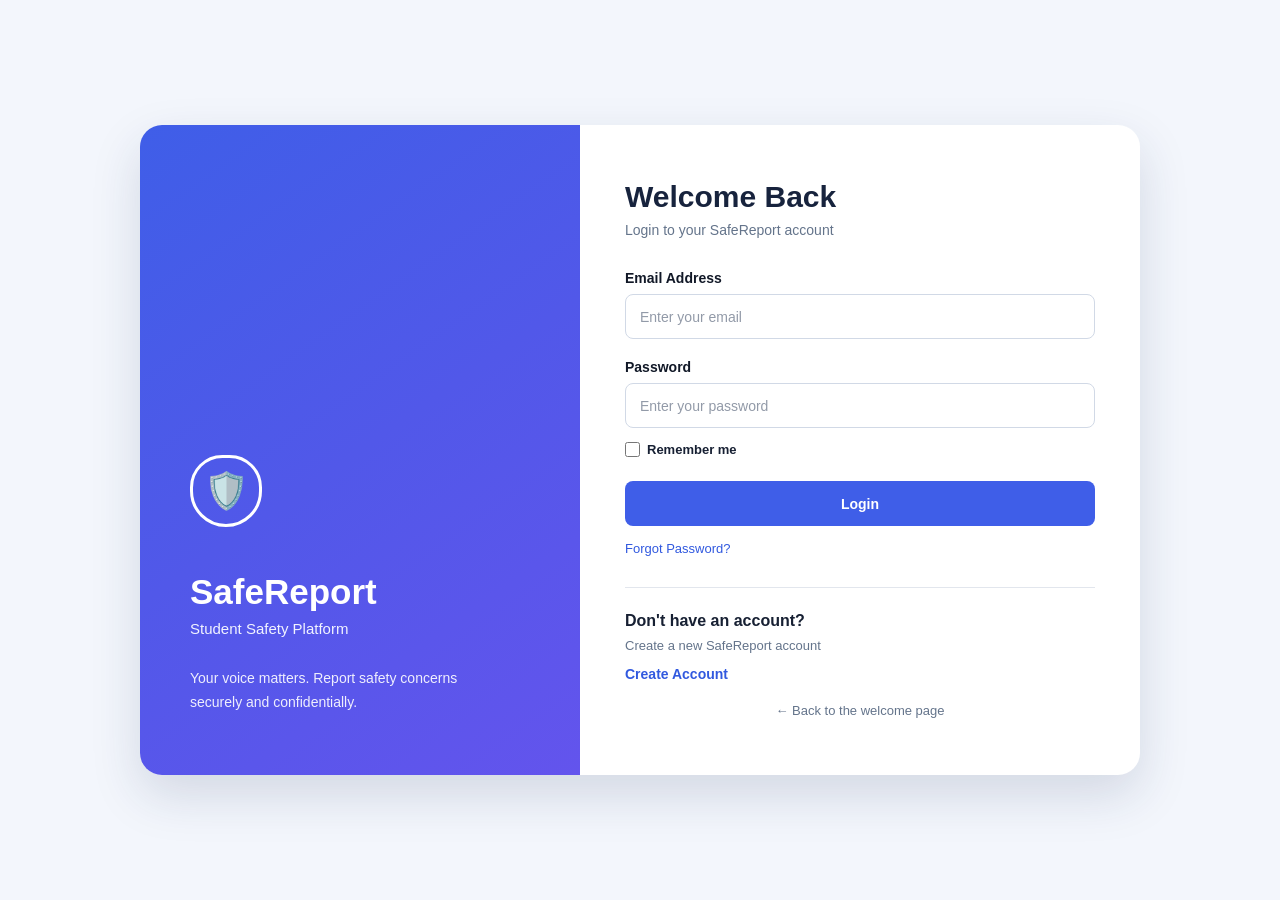
<file: login.html>
<!DOCTYPE html>
<html lang="en">

<head>
    <meta charset="UTF-8">
    <meta name="viewport" content="width=device-width, initial-scale=1.0">

    <title>Login - SafeReport</title>

    <link rel="stylesheet" href="css/login.css">
    <link rel="stylesheet" href="css/page-transitions.css">
</head>

<body>

    <div class="login-container">

        <!-- LEFT SIDE -->
        <div class="login-left">

            <div class="shield">
                🛡️
            </div>

            <h1>SafeReport</h1>

            <p class="platform">
                Student Safety Platform
            </p>

            <p class="description">
                Your voice matters. Report safety concerns
                securely and confidentially.
            </p>

        </div>

        <!-- RIGHT SIDE -->
        <div class="login-right">

            <h2>Welcome Back</h2>

            <p class="subtitle">
                Login to your SafeReport account
            </p>

            <form id="loginForm">

                <div
                    id="loginError"
                    class="error-message"
                    role="alert"
                    aria-live="polite"
                ></div>

                <div
                    id="loginSuccess"
                    class="success-message"
                    role="status"
                    aria-live="polite"
                ></div>

                <label for="email">
                    Email Address
                </label>

                <input
                    type="email"
                    id="email"
                    name="email"
                    placeholder="Enter your email"
                    autocomplete="username"
                    required
                >

                <label for="password">
                    Password
                </label>

                <input
                    type="password"
                    id="password"
                    name="password"
                    placeholder="Enter your password"
                    autocomplete="current-password"
                    required
                >

                <div class="remember">

                    <input
                        type="checkbox"
                        id="remember"
                        name="remember"
                    >

                    <label for="remember">
                        Remember me
                    </label>

                </div>

                <button type="submit" id="loginButton">
                    Login
                </button>

                <a
                    href="#"
                    class="forgot"
                    onclick="alert('Please contact the administrator to reset your password.'); return false;"
                >
                    Forgot Password?
                </a>

            </form>

            <div class="create-account">

                <h3>
                    Don't have an account?
                </h3>

                <p>
                    Create a new SafeReport account
                </p>

                <a href="signup.html">
                    Create Account
                </a>

            </div>

            <p class="guest-return">
                <a href="guest.html">← Back to the welcome page</a>
            </p>

        </div>

    </div>

    <!-- EXISTING AUTHENTICATION -->
    <script src="tracel/auth.js"></script>
    <script src="JS/page-transitions.js"></script>

    <!-- LOGIN HANDLER -->
    <script>
    (function () {
        "use strict";

        const USERS_KEY = "safeReportUsers";
        const CURRENT_USER_KEY = "currentUser";
        const LEGACY_USER_KEY = "safeReportUser";
        const LOGIN_KEY = "safeReportLoggedIn";
        const DEMO_ADMIN = Object.freeze({
            fullName: "SafeReport Administrator",
            email: "admin@safereport.local",
            password: "SafeReportAdmin!2026",
            role: "Admin",
            localDemoAccount: true
        });

        const form = document.getElementById("loginForm");
        const emailInput = document.getElementById("email");
        const passwordInput = document.getElementById("password");
        const errorBox = document.getElementById("loginError");
        const successBox = document.getElementById("loginSuccess");
        const loginButton = document.getElementById("loginButton");

        function normalizeEmail(email) {
            return String(email || "").trim().toLowerCase();
        }

        function showError(message) {
            errorBox.textContent = message;
            successBox.textContent = "";
        }

        function getStoredUsers() {
            let users = [];

            try {
                const storedUsers = localStorage.getItem(USERS_KEY);

                if (storedUsers) {
                    const parsedUsers = JSON.parse(storedUsers);

                    if (Array.isArray(parsedUsers)) {
                        users = parsedUsers;
                    }
                }
            } catch (error) {
                console.error(
                    "Unable to read registered accounts:",
                    error
                );

                throw new Error(
                    "Account information could not be loaded. Please try again."
                );
            }

            /*
             * Preserve compatibility with the older single-account
             * storage format without duplicating existing accounts.
             */
            try {
                const legacyAccount = localStorage.getItem(LEGACY_USER_KEY);

                if (legacyAccount) {
                    const parsedAccount = JSON.parse(legacyAccount);

                    if (
                        parsedAccount &&
                        typeof parsedAccount === "object" &&
                        parsedAccount.email
                    ) {
                        const alreadyExists = users.some(account =>
                            normalizeEmail(account.email) ===
                            normalizeEmail(parsedAccount.email)
                        );

                        if (!alreadyExists) {
                            users.push(parsedAccount);
                        }

                        localStorage.setItem(
                            USERS_KEY,
                            JSON.stringify(users)
                        );
                    }
                }
            } catch (error) {
                console.error(
                    "Unable to read the legacy account:",
                    error
                );
            }

            const existingDemoEmail = users.some(account =>
                normalizeEmail(account.email) ===
                normalizeEmail(DEMO_ADMIN.email)
            );

            if (!existingDemoEmail) {
                users.push({
                    ...DEMO_ADMIN,
                    dateCreated: new Date().toISOString()
                });

                try {
                    localStorage.setItem(
                        USERS_KEY,
                        JSON.stringify(users)
                    );
                } catch (error) {
                    console.error(
                        "Unable to save the local demo administrator account:",
                        error
                    );

                    throw new Error(
                        "The local administrator account could not be initialized. Please check browser storage and try again."
                    );
                }
            }

            return users;
        }

        function saveLoginSession(user, isAdmin) {
            /*
             * Preserve the account's existing fields and role.
             */
            localStorage.setItem(
                CURRENT_USER_KEY,
                JSON.stringify(user)
            );

            localStorage.setItem(
                LEGACY_USER_KEY,
                JSON.stringify(user)
            );

            localStorage.setItem(LOGIN_KEY, "true");

            if (isAdmin) {
                sessionStorage.setItem(
                    "safeReportAdminLoggedIn",
                    "true"
                );

                sessionStorage.setItem(
                    "safeReportAdminEmail",
                    normalizeEmail(user.email)
                );
            } else {
                sessionStorage.removeItem(
                    "safeReportAdminLoggedIn"
                );

                sessionStorage.removeItem(
                    "safeReportAdminEmail"
                );
            }
        }

        function handleLogin(event) {
            event.preventDefault();

            errorBox.textContent = "";
            successBox.textContent = "";

            const email = normalizeEmail(emailInput.value);
            const password = passwordInput.value;

            if (!email || !password) {
                showError("Please enter your email and password.");
                return;
            }

            loginButton.disabled = true;
            loginButton.textContent = "Logging in...";

            try {
                const users = getStoredUsers();

                const matchedUser = users.find(account =>
                    normalizeEmail(account.email) === email &&
                    String(account.password || "") === password
                );

                if (!matchedUser) {
                    showError(
                        "Incorrect email or password, or no matching account exists."
                    );

                    return;
                }

                const role = String(matchedUser.role || "Student")
                    .trim()
                    .toLowerCase()
                    .replace(/\s+account$/i, "");

                const isAdmin =
                    role === "admin" ||
                    role === "administrator";

                /*
                 * Only accounts already marked as administrators
                 * in the stored account record use the admin route.
                 */
                saveLoginSession(matchedUser, isAdmin);

                successBox.textContent = isAdmin
                    ? "Administrator login successful. Opening dashboard..."
                    : "Login successful. Opening dashboard...";

                window.setTimeout(function () {
                    window.location.href = isAdmin
                        ? "admin-dashboard.html"
                        : "index.html";
                }, 300);

            } catch (error) {
                console.error("Login failed:", error);

                showError(
                    error.message ||
                    "Unable to log in. Please try again."
                );

            } finally {
                loginButton.disabled = false;
                loginButton.textContent = "Login";
            }
        }

        form.addEventListener("submit", handleLogin);

    })();
    </script>

</body>

</html>
</file>
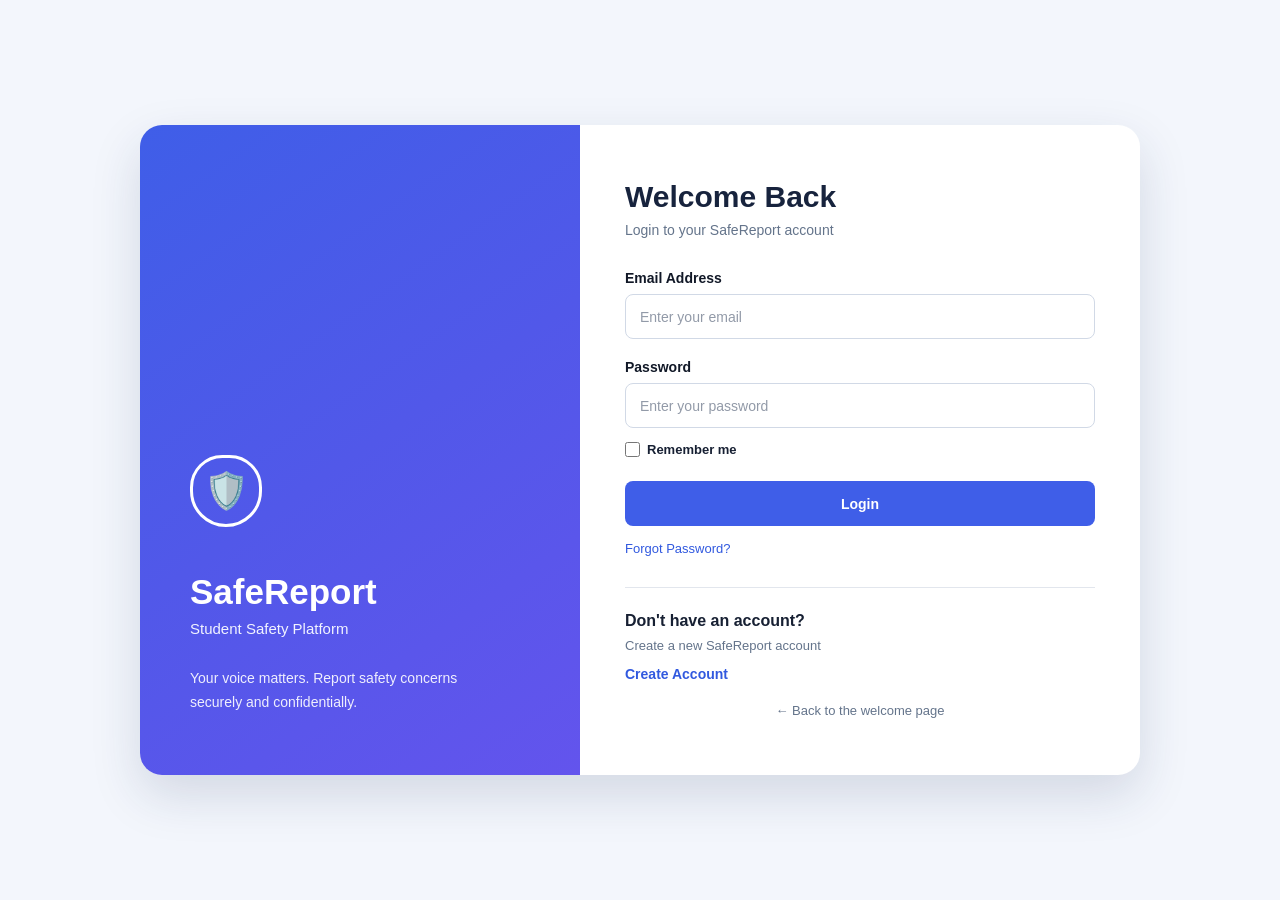
<file: myreports.html>
<!DOCTYPE html>
<html lang="en">
<head>
    <meta charset="UTF-8">
    <meta name="viewport" content="width=device-width, initial-scale=1.0">
    <meta name="theme-color" content="#3157d5">
    <meta name="description" content="View and track your SafeReport safety reports.">

    <title>SafeReport | My Reports</title>

    <!-- AUTHENTICATION GUARD -->
<!-- My Reports is restricted to authenticated student accounts. -->
<script>
(function () {
    "use strict";

    const LOGIN_KEY = "safeReportLoggedIn";
    const CURRENT_USER_KEY = "currentUser";
    const ADMIN_LOGIN_KEY = "safeReportAdminLoggedIn";
    const ADMIN_EMAIL_KEY = "safeReportAdminEmail";

    function normalizeRole(role) {
        return String(role || "")
            .trim()
            .toLowerCase()
            .replace(/[_-]+/g, " ")
            .replace(/\s+/g, " ");
    }

    function isAdministrator(user) {
        const role = normalizeRole(user && user.role);

        return [
            "admin",
            "administrator",
            "admin account"
        ].includes(role);
    }

    function getCurrentUser() {
        try {
            const rawUser = localStorage.getItem(CURRENT_USER_KEY);

            if (!rawUser) {
                return null;
            }

            const user = JSON.parse(rawUser);

            if (
                !user ||
                typeof user !== "object" ||
                Array.isArray(user) ||
                typeof user.email !== "string" ||
                !user.email.trim()
            ) {
                return null;
            }

            return user;
        } catch (error) {
            console.error("Unable to verify the current user:", error);
            return null;
        }
    }

    function clearAdminSession() {
        try {
            sessionStorage.removeItem(ADMIN_LOGIN_KEY);
            sessionStorage.removeItem(ADMIN_EMAIL_KEY);
        } catch (error) {
            console.error("Unable to clear administrator session:", error);
        }
    }

    const user = getCurrentUser();
    const loginFlag = localStorage.getItem(LOGIN_KEY) === "true";

    /*
     * Administrators must use the dedicated admin reports page.
     */
    if (user && isAdministrator(user)) {
        const adminLoggedIn =
            sessionStorage.getItem(ADMIN_LOGIN_KEY) === "true";

        const savedAdminEmail = (
            sessionStorage.getItem(ADMIN_EMAIL_KEY) || ""
        ).trim().toLowerCase();

        const currentEmail = user.email.trim().toLowerCase();

        if (adminLoggedIn && savedAdminEmail === currentEmail) {
            window.location.replace("admin-reports.html");
            return;
        }

        clearAdminSession();
        window.location.replace("login.html");
        return;
    }

    /*
     * Students must have an active login flag and a valid user
     * object. A session belonging to an administrator cannot
     * authorize access to this student page.
     */
    if (!loginFlag || !user) {
        clearAdminSession();
        window.location.replace("login.html");
        return;
    }

    /*
     * Clear any stale administrator session flags when a
     * non-administrator is signed in.
     */
    clearAdminSession();
})();
</script>

    <link rel="stylesheet" href="css/myreports.css">
    <link rel="stylesheet" href="css/profileF.css">
    <link rel="stylesheet" href="css/myreports-shell.css">
    <link rel="stylesheet" href="css/settingsOL.css">
    <link rel="stylesheet" href="css/myreports-theme.css">
    <link rel="stylesheet" href="css/darkmode.css">
</head>

<body>
<div class="app">

    <!-- SIDEBAR -->
    <aside class="sidebar">
        <a class="sidebar-brand" href="index.html">
            <span class="shield">🛡</span>
            <span>SafeReport</span>
        </a>

        <div class="sidebar-label">WORKSPACE</div>

        <nav aria-label="Main navigation">
            <a href="index.html">
                <span class="side-icon">⌂</span>
                <span>Dashboard</span>
            </a>

            <a href="report.html">
                <span class="side-icon">＋</span>
                <span>Report Incident</span>
            </a>

            <a class="active" href="myreports.html" aria-current="page">
                <span class="side-icon">▤</span>
                <span>My Reports</span>
            </a>

            <a href="profile.html">
                <span class="side-icon">◯</span>
                <span>Profile</span>
            </a>
        </nav>

        <div class="sidebar-bottom">
            <div class="sidebar-help">
                <div class="help-icon">ⓘ</div>
                <strong>Need assistance?</strong>
                <p>Contact your school administrator for reporting support.</p>
            </div>

            <div class="profile-mini">
                <div class="avatar">J</div>

                <div class="profile-details">
                    <strong class="user-name">John Loyd Arcay. Panla-an</strong>
                    <small class="user-role">Student</small>
                </div>
            </div>

            <a class="logout" href="guest.html">
                <span>↪</span> Logout
            </a>
        </div>
    </aside>

    <!-- MAIN CONTENT -->
    <main>

        <!-- TOPBAR -->
        <header class="header">
            <div class="header-left">
                <div class="breadcrumb">
                    <span>Workspace</span>
                    <span class="breadcrumb-separator">/</span>
                    <strong>My Reports</strong>
                </div>

                <p class="header-subtitle">Your personal reporting center</p>
            </div>

            <div class="header-actions">
                <div class="search-box">
                    <span aria-hidden="true">⌕</span>
                    <input
                        type="search"
                        id="reportHeaderSearch"
                        placeholder="Search your reports..."
                        aria-label="Search your reports">
                </div>

                <a
                    class="header-action"
                    href="index.html#announcements"
                    id="notificationBtn"
                    aria-label="View latest announcements"
                    title="View latest announcements">
                    ♧
                </a>

                <button
                    type="button"
                    class="header-action"
                    id="themeToggle"
                    aria-label="Toggle dark mode"
                    title="Toggle dark mode">
                    ☾
                </button>

                <a
                    class="header-help"
                    href="report.html"
                    aria-label="Create a new report"
                    title="Create a new report"
                >＋</a>

                <div class="profile-menu-wrap">
                    <button
                        class="header-avatar"
                        id="profileBtn"
                        type="button"
                        aria-label="Open profile menu"
                        aria-expanded="false"
                        aria-controls="profileDropdown"
                    >J</button>

                    <div class="profile-dropdown" id="profileDropdown" hidden>
                        <a href="profile.html">My Profile</a>
                        <a href="#" class="settings" id="openSettingsBtn">Settings</a>
                        <a href="guest.html" class="logout" id="logoutBtn">
                            Logout
                        </a>
                    </div>
                </div>
            </div>
        </header>

        <div class="content">

            <!-- PAGE INTRO -->
            <section class="page-title page-actions">
                <div class="title-copy">
                    <div class="eyebrow">
                        <span class="eyebrow-dot"></span>
                        REPORTING CENTER
                    </div>

                    <h1>My Reports<span class="title-period">.</span></h1>

                    <p>
                        Keep track of your submitted reports and monitor
                        their progress in one place.
                    </p>
                </div>

                <a class="primary-button blue-button" href="report.html">
                    <span class="button-plus">＋</span>
                    New Report
                    <span class="button-arrow">→</span>
                </a>
            </section>

            <!-- SUMMARY -->
            <section class="stats" aria-label="Report summary">

                <article class="stat-box total-stat">
                    <div class="stat-top">
                        <div class="stat-icon">▤</div>
                        <span class="stat-label">ALL REPORTS</span>
                    </div>

                    <div class="stat-bottom">
                        <h2 id="totalCount">0</h2>
                        <p>Total submissions</p>
                    </div>

                    <div class="stat-decoration" aria-hidden="true">▤</div>
                </article>

                <article class="stat-box review-stat">
                    <div class="stat-top">
                        <div class="stat-icon">◷</div>
                        <span class="stat-label">IN PROGRESS</span>
                    </div>

                    <div class="stat-bottom">
                        <h2 id="reviewCount">0</h2>
                        <p>Under review</p>
                    </div>

                    <div class="stat-decoration" aria-hidden="true">◷</div>
                </article>

                <article class="stat-box resolved-stat">
                    <div class="stat-top">
                        <div class="stat-icon">✓</div>
                        <span class="stat-label">COMPLETED</span>
                    </div>

                    <div class="stat-bottom">
                        <h2 id="resolvedCount">0</h2>
                        <p>Resolved reports</p>
                    </div>

                    <div class="stat-decoration" aria-hidden="true">✓</div>
                </article>

            </section>

            <!-- REPORTS TABLE -->
            <section class="panel section">
                <div class="panel-heading">
                    <div>
                        <div class="panel-title-row">
                            <span class="heading-mark"></span>
                            <h2>Submitted Reports</h2>
                        </div>

                        <p>
                            Review the details and current status of your reports.
                        </p>
                    </div>

                    <span class="report-count" id="visibleCount">0 reports</span>
                </div>

                <div class="panel-body">

                    <!-- FILTER HEADER -->
                    <div class="filter-heading">
                        <div>
                            <h3>Find a report</h3>
                            <p>Search by report ID, type, date, or location.</p>
                        </div>

                        <button
                            class="reset-filters"
                            id="resetFilters"
                            type="button"
                        >
                            Reset filters
                        </button>
                    </div>

                    <!-- FILTER CONTROLS -->
                    <div class="filters">
                        <label class="search-field">
                            <span class="search-symbol" aria-hidden="true">⌕</span>

                            <input
                                type="search"
                                id="reportSearch"
                                placeholder="Search your reports..."
                                aria-label="Search your reports"
                            >
                        </label>

                        <label class="select-field">
                            <span class="filter-label">STATUS</span>

                            <select
                                id="statusFilter"
                                aria-label="Filter by status"
                            >
                                <option value="all">All Statuses</option>
                                <option value="pending">Pending</option>
                                <option value="under review">Under Review</option>
                                <option value="in progress">In Progress</option>
                                <option value="resolved">Resolved</option>
                            </select>
                        </label>

                        <label class="select-field">
                            <span class="filter-label">SORT BY</span>

                            <select id="sortFilter" aria-label="Sort reports">
                                <option value="newest">Newest First</option>
                                <option value="oldest">Oldest First</option>
                            </select>
                        </label>
                    </div>

                    <!-- TABLE -->
                    <div class="table-wrap">
                        <table>
                            <thead>
                                <tr>
                                    <th>Report ID</th>
                                    <th>Incident Type</th>
                                    <th>Date Submitted</th>
                                    <th>Location</th>
                                    <th>Status</th>
                                    <th class="action-heading">Action</th>
                                </tr>
                            </thead>

                            <tbody id="reportsTableBody"></tbody>
                        </table>

                        <!-- REPORT ACTION MARKUP FOR DYNAMIC REPORT ROWS -->
                        <template id="reportActionTemplate">
                            <div class="report-options" aria-label="Report actions">
                                <button
                                    type="button"
                                    class="edit-report-btn"
                                    data-edit-report
                                >
                                    Edit
                                </button>
                                <button
                                    type="button"
                                    class="delete-report-btn"
                                    data-delete-report
                                >
                                    Delete
                                </button>
                            </div>
                        </template>

                        <!-- EMPTY STATE -->
                        <div class="empty-state" id="emptyState" hidden>
                            <div class="empty-icon">⌕</div>
                            <h3>No reports found</h3>

                            <p>
                                Try another search term or change your filters.
                            </p>

                            <button
                                class="secondary-button"
                                id="emptyReset"
                                type="button"
                            >
                                Clear filters
                            </button>
                        </div>
                    </div>

                    <!-- TABLE FOOTER -->
                    <div class="table-footer">
                        <span id="tableFooterText">Showing 0 reports</span>

                        <span class="secure-note">
                            <span>✓</span> Your reports are private
                        </span>
                    </div>

                </div>
            </section>

            <!-- SUPPORT BANNER -->
            <section class="support-banner">
                <div class="support-symbol">盾</div>

                <div class="support-copy">
                    <h2>Your voice helps keep our campus safe.</h2>

                    <p>
                        If you need to report another incident, you can submit
                        a new report at any time.
                    </p>
                </div>

                <a href="report.html" class="support-link">
                    Report an incident <span>→</span>
                </a>
            </section>

            <!-- FOOTER -->
            <footer class="page-footer">
                <p>
                    © 2026 SafeReport. Supporting a safer campus community.
                </p>

                <span>
                    <span class="footer-status-dot"></span>
                    Student reporting portal
                </span>
            </footer>

        </div>
    </main>
</div>

<!-- REPORT DETAILS DIALOG -->
<div class="details-overlay" id="reportDetailsOverlay" hidden>
    <section
        class="details-dialog"
        role="dialog"
        aria-modal="true"
        aria-labelledby="detailsTitle"
    >
        <div class="details-header">
            <div>
                <span class="details-eyebrow">REPORT DETAILS</span>
                <h2 id="detailsTitle">Report information</h2>
            </div>

            <button
                type="button"
                class="details-close"
                id="closeDetails"
                aria-label="Close report details"
            >×</button>
        </div>

        <div class="details-body" id="reportDetailsBody"></div>

        <div
            id="reportPhotoDisplay"
            class="report-photo-display"
            aria-label="Report photo"
        ></div>

        <div
            id="reportFeedback"
            class="feedback-container"
            role="status"
            aria-live="polite"
        ></div>

        <div class="details-footer">
            <p>
                For additional assistance, contact your school administrator.
            </p>

            <button
                type="button"
                class="primary-button blue-button"
                id="doneDetails"
            >
                Done
            </button>
        </div>
    </section>
</div>

<!-- DELETE CONFIRMATION -->
<div
    class="modal"
    id="deleteConfirm"
    hidden
    role="dialog"
    aria-modal="true"
    aria-labelledby="deleteTitle"
>
    <div class="modal-content">
        <h2 id="deleteTitle">Delete Report?</h2>
        <p>Are you sure you want to delete this report? This action cannot be undone.</p>
        <div class="modal-actions">
            <button type="button" id="cancelDelete" class="secondary-button">
                Cancel
            </button>
            <button type="button" id="confirmDelete" class="primary-button">
                Delete Report
            </button>
        </div>
    </div>
</div>

<!-- SETTINGS OVERLAY -->
<div
    class="settings-overlay"
    id="settingsOverlay"
    hidden
    aria-hidden="true"
>
    <section
        class="settings-panel"
        role="dialog"
        aria-modal="true"
        aria-labelledby="settingsTitle"
    >
        <div class="settings-header">
            <button
                type="button"
                class="settings-back"
                id="settingsBackBtn"
                aria-label="Return to profile dropdown"
            >
                &#8592;
                <span id="settingsTitle">Settings</span>
            </button>
        </div>
        <div class="settings-menu">
            <button
                type="button"
                class="settings-item"
                data-setting="Privacy Settings"
                disabled
                title="Privacy preferences are not configurable in this version."
            >
                <span>Privacy Settings</span>
                <span class="settings-note">Not available</span>
            </button>

            <a
                class="settings-item"
                href="settings.html#notificationTitle"
                data-setting="Notification Settings"
            >
                <span>Notification Settings</span>
                <span class="settings-arrow" aria-hidden="true">›</span>
            </a>

            <button
                type="button"
                class="settings-item"
                data-setting="Security Settings"
                disabled
                title="Account security controls require a secure server-side account system."
            >
                <span>Security Settings</span>
                <span class="settings-note">Not available</span>
            </button>
        </div>
    </section>
</div>

<!-- PROJECT SCRIPTS -->
<script src="JS/main.js"></script>
<script src="JS/Tito_Part/storage.js"></script>
<script src="JS/Tito_Part/validation.js"></script>
<script src="JS/Tito_Part/toast.js"></script>
<script src="JS/Tito_Part/navbar.js"></script>
<script src="JS/Tito_Part/modal.js"></script>
<script src="JS/Arcays_Part/report.js"></script>
<script src="JS/Arcays_Part/profile_feature.js" defer></script>

<!-- PAGE INTERACTIONS -->
<script>
document.addEventListener("DOMContentLoaded", () => {
    const tableBody = document.getElementById("reportsTableBody");
    const searchInput = document.getElementById("reportSearch");
    const headerSearchInput = document.getElementById("reportHeaderSearch");
    const statusFilter = document.getElementById("statusFilter");
    const sortFilter = document.getElementById("sortFilter");
    const resetButton = document.getElementById("resetFilters");
    const emptyResetButton = document.getElementById("emptyReset");
    const emptyState = document.getElementById("emptyState");
    const visibleCount = document.getElementById("visibleCount");
    const tableFooterText = document.getElementById("tableFooterText");
    const detailsOverlay = document.getElementById("reportDetailsOverlay");
    const detailsBody = document.getElementById("reportDetailsBody");
    const reportPhotoDisplay = document.getElementById("reportPhotoDisplay");
    const profileBtn = document.getElementById("profileBtn");
    const profileDropdown = document.getElementById("profileDropdown");
    const settingsBtn = document.getElementById("openSettingsBtn");
    const settingsPanel = document.getElementById("settingsOverlay");
    const settingsBackBtn = document.getElementById("settingsBackBtn");

    if (!tableBody) return;

    // Return only rows containing all six report columns.
    function getReportRows() {
        return Array.from(tableBody.querySelectorAll("tr")).filter(
            row => row.querySelectorAll("td").length >= 6
        );
    }

    function normalizeStatus(value) {
        return String(value || "")
            .trim()
            .toLowerCase()
            .replace(/[_-]+/g, " ")
            .replace(/\s+/g, " ");
    }

    // Read reports from the shared storage API.
    function getStoredReports() {
        try {
            if (
                window.SafeReportStorage &&
                typeof window.SafeReportStorage.getReports === "function"
            ) {
                const reports = window.SafeReportStorage.getReports();
                return Array.isArray(reports) ? reports : [];
            }

            const saved = JSON.parse(
                localStorage.getItem("reports") || "[]"
            );

            return Array.isArray(saved) ? saved : [];
        } catch (error) {
            console.error("Unable to read saved reports:", error);
            return [];
        }
    }

    function normalizeReportId(value) {
        return String(value || "")
            .trim()
            .replace(/^#/, "")
            .toUpperCase();
    }

    // Match a displayed table row with its stored report.
    function findStoredReport(row, storedReports) {
        const explicitId = row.dataset.reportId;
        const displayedId =
            row.querySelector(".report-id")?.textContent ||
            row.cells[0]?.textContent;

        const wantedId = normalizeReportId(explicitId || displayedId);

        return storedReports.find(report => {
            const possibleIds = [
                report.id,
                report.reportId,
                report.report_id,
                report.referenceNumber,
                report.reference_number,
                report.reportCode,
                report.report_code
            ];

            return possibleIds.some(
                id => normalizeReportId(id) === wantedId
            );
        });
    }

    // Determine the timestamp used for sorting.
    function getSubmissionTime(row, storedReports) {
        const report = findStoredReport(row, storedReports);

        const timestamp =
            row.dataset.submitted ||
            row.dataset.createdAt ||
            report?.createdAt ||
            report?.created_at ||
            report?.submittedAt ||
            report?.submitted_at ||
            "";

        const parsedTimestamp = Date.parse(timestamp);

        if (Number.isFinite(parsedTimestamp)) {
            return parsedTimestamp;
        }

        // Fallback for older records without a submission timestamp.
        const dateCell = row.cells[2];
        const fallbackDate =
            row.dataset.date ||
            dateCell?.dataset.date ||
            dateCell?.textContent ||
            "";

        const parsedDate = Date.parse(fallbackDate);

        return Number.isFinite(parsedDate) ? parsedDate : 0;
    }

    // Update summary cards based on the full report list.
    function updateSummary(rows) {
        const total = rows.length;

        const resolved = rows.filter(row => {
            const status = normalizeStatus(row.dataset.status);

            return ["resolved", "completed", "closed"].includes(status);
        }).length;

        const active = total - resolved;

        document.getElementById("totalCount").textContent = total;
        document.getElementById("reviewCount").textContent = active;
        document.getElementById("resolvedCount").textContent = resolved;
    }

    // Apply search, status filtering, and sorting.
    function applyFilters() {
        const rows = getReportRows();
        const storedReports = getStoredReports();
        const query = searchInput.value.trim().toLowerCase();
        const selectedStatus = normalizeStatus(statusFilter.value);
        const sortMode = sortFilter.value;

        const sortedRows = [...rows].sort((a, b) => {
            const timeA = getSubmissionTime(a, storedReports);
            const timeB = getSubmissionTime(b, storedReports);

            return sortMode === "oldest"
                ? timeA - timeB
                : timeB - timeA;
        });

        let visible = 0;

        sortedRows.forEach(row => {
            const rowText = row.textContent.toLowerCase();
            const rowStatus = normalizeStatus(row.dataset.status);

            const matchesSearch = rowText.includes(query);
            const matchesStatus =
                selectedStatus === "all" ||
                rowStatus === selectedStatus;

            const shouldShow = matchesSearch && matchesStatus;

            row.hidden = !shouldShow;
            tableBody.appendChild(row);

            if (shouldShow) {
                visible++;
            }
        });

        emptyState.hidden = visible !== 0;

        visibleCount.textContent =
            `${visible} ${visible === 1 ? "report" : "reports"}`;

        tableFooterText.textContent = visible === 0
            ? "No reports to display"
            : `Showing ${visible} ${visible === 1 ? "report" : "reports"}`;

        updateSummary(rows);
    }

    // Allow other scripts to request a filter refresh.
    window.applySafeReportFilters = applyFilters;

    // Reset all filters.
    function resetFilters() {
        searchInput.value = "";
        if (headerSearchInput) headerSearchInput.value = "";
        statusFilter.value = "all";
        sortFilter.value = "newest";

        applyFilters();
    }

    searchInput.addEventListener("input", () => {
        if (headerSearchInput && headerSearchInput.value !== searchInput.value) {
            headerSearchInput.value = searchInput.value;
        }
        applyFilters();
    });

    if (headerSearchInput) {
        headerSearchInput.addEventListener("input", () => {
            searchInput.value = headerSearchInput.value;
            applyFilters();
        });
    }

    statusFilter.addEventListener("change", applyFilters);
    sortFilter.addEventListener("change", applyFilters);
    resetButton.addEventListener("click", resetFilters);
    emptyResetButton.addEventListener("click", resetFilters);

    // Refresh filters when report data changes.
    window.addEventListener("safereport:reports-updated", applyFilters);
    document.addEventListener("safereport:student-reports-refreshed", applyFilters);

    /* PROFILE DROPDOWN */

    function closeProfileDropdown() {
        if (!profileDropdown || !profileBtn) return;

        profileDropdown.hidden = true;
        profileBtn.setAttribute("aria-expanded", "false");
    }

    function closeSettingsPanel() {
        if (!settingsPanel) return;

        settingsPanel.hidden = true;
        settingsPanel.setAttribute("aria-hidden", "true");
    }

    settingsBtn?.addEventListener("click", event => {
        event.preventDefault();
        event.stopPropagation();

        closeProfileDropdown();

        if (settingsPanel) {
            settingsPanel.hidden = false;
            settingsPanel.setAttribute("aria-hidden", "false");
        }
    });

    settingsBackBtn?.addEventListener("click", event => {
        event.preventDefault();
        event.stopPropagation();

        closeSettingsPanel();

        if (profileDropdown && profileBtn) {
            profileDropdown.hidden = false;
            profileBtn.setAttribute("aria-expanded", "true");
        }
    });

    document.addEventListener("click", event => {
        if (
            profileDropdown &&
            profileBtn &&
            !profileDropdown.contains(event.target) &&
            !profileBtn.contains(event.target)
        ) {
            closeProfileDropdown();
        }

        if (
            settingsPanel &&
            !settingsPanel.hidden &&
            !settingsPanel.contains(event.target)
        ) {
            closeSettingsPanel();
        }
    });

    /* SAFE TEXT DISPLAY */

    function escapeHTML(value) {
        return String(value ?? "").replace(/[&<>"']/g, character => ({
            "&": "&amp;",
            "<": "&lt;",
            ">": "&gt;",
            '"': "&quot;",
            "'": "&#39;"
        })[character]);
    }

    /* REPORT DETAILS DIALOG */

    function closeDetails() {
        detailsOverlay.hidden = true;
        document.body.style.overflow = "";
    }

    function showReportDetails(row) {
        const cells = row.querySelectorAll("td");

        const reportId = cells[0]?.textContent.trim() || "N/A";
        const incidentType = cells[1]?.textContent.trim() || "N/A";
        const date = cells[2]?.textContent.trim() || "N/A";
        const location = cells[3]?.textContent.trim() || "N/A";
        const status = normalizeStatus(row.dataset.status);
        const report = findStoredReport(row, getStoredReports());

        const statusLabels = {
            "under review": "Under Review",
            "pending": "Pending",
            "in progress": "In Progress",
            "resolved": "Resolved",
            "completed": "Resolved",
            "closed": "Resolved"
        };

        const statusText = statusLabels[status] || "Under Review";
        const statusClass = statusText === "Resolved"
            ? "resolved"
            : "reviewing";
        const incidentDate = report?.date || report?.incidentDate || "Not provided";
        const incidentTime = report?.time || "Not provided";
        const people = report?.people || report?.peopleInvolved || "Not provided";
        const description = report?.description || "No description provided.";
        const photoSource = report?.photo || report?.image || "";

        detailsBody.innerHTML = `
            <div class="details-status-row">
                <span class="status ${statusClass}">
                    <span class="status-dot"></span>
                    ${escapeHTML(statusText)}
                </span>

                <span class="details-id">${escapeHTML(reportId)}</span>
            </div>

            <div class="details-grid">
                <div class="details-field">
                    <span>Incident Type</span>
                    <strong>${escapeHTML(incidentType)}</strong>
                </div>

                <div class="details-field">
                    <span>Date Submitted</span>
                    <strong>${escapeHTML(date)}</strong>
                </div>

                <div class="details-field details-field-full">
                    <span>Location</span>
                    <strong>${escapeHTML(location)}</strong>
                </div>
                <div class="details-field">
                    <span>Date of Incident</span>
                    <strong>${escapeHTML(incidentDate)}</strong>
                </div>
                <div class="details-field">
                    <span>Time</span>
                    <strong>${escapeHTML(incidentTime)}</strong>
                </div>
                <div class="details-field details-field-full">
                    <span>People Involved</span>
                    <strong>${escapeHTML(people)}</strong>
                </div>
                <div class="details-field details-field-full">
                    <span>Description</span>
                    <p class="details-description">${escapeHTML(description)}</p>
                </div>
                <div class="details-field">
                    <span>Identity preference</span>
                    <strong>${report?.anonymous === true ? "Anonymous to administrators" : "Shared with administrators"}</strong>
                </div>
            </div>
        `;

        reportPhotoDisplay.replaceChildren();

        if (
            typeof photoSource === "string" &&
            /^data:image\/(?:png|jpe?g|gif|webp|bmp|avif);base64,/i.test(photoSource)
        ) {
            const image = document.createElement("img");
            image.src = photoSource;
            image.alt = "Photo attached to this incident report";
            reportPhotoDisplay.appendChild(image);
        }

        detailsOverlay.hidden = false;
        document.body.style.overflow = "hidden";

        document.getElementById("closeDetails").focus();
    }

    tableBody.addEventListener("click", event => {
        const button = event.target.closest("[data-view-report]");

        if (!button) return;

        const row = button.closest("tr");

        if (row) {
            showReportDetails(row);
        }
    });

    document.getElementById("closeDetails")
        .addEventListener("click", closeDetails);

    document.getElementById("doneDetails")
        .addEventListener("click", closeDetails);

    detailsOverlay.addEventListener("click", event => {
        if (event.target === detailsOverlay) {
            closeDetails();
        }
    });

    document.addEventListener("keydown", event => {
        if (event.key === "Escape") {
            if (!detailsOverlay.hidden) {
                closeDetails();
            }

            closeProfileDropdown();
            closeSettingsPanel();
        }
    });

    // Initial filters and summary update.
    applyFilters();
});
</script>

</body>
</html>
</file>
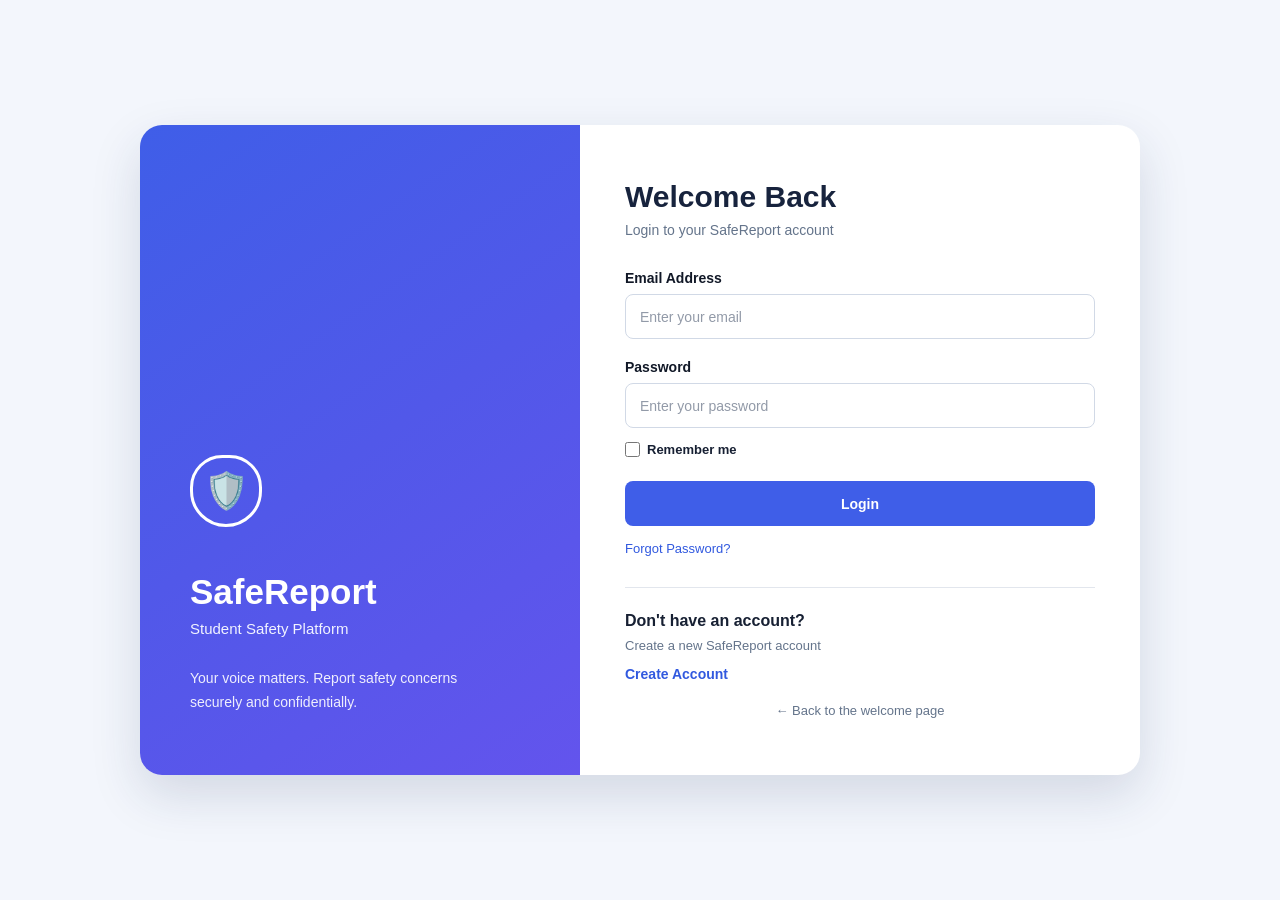
<file: profile.html>
<!DOCTYPE html>
<html lang="en">
<head>
    <meta charset="UTF-8">
    <meta name="viewport" content="width=device-width, initial-scale=1.0">

    <title>SafeReport | Profile</title>

    <link rel="stylesheet" href="css/profile.css">
    <link rel="stylesheet" href="css/profileF.css">
    <link rel="stylesheet" href="css/myreports-shell.css">
    <link rel="stylesheet" href="css/settingsOL.css">
    <link rel="stylesheet" href="css/account-settings.css">
    <link rel="stylesheet" href="css/darkmode.css">
</head>

<body>
    <div class="app">

        <!-- SIDEBAR -->
        <aside class="sidebar">
            <a class="sidebar-brand" href="index.html" aria-label="SafeReport home">
                <span class="shield" aria-hidden="true">🛡</span>
                <span>SafeReport</span>
            </a>

            <div class="sidebar-label">WORKSPACE</div>

            <nav aria-label="Main navigation">
                <a href="index.html">
                    <span class="side-icon" aria-hidden="true">⌂</span>
                    <span>Dashboard</span>
                </a>

                <a href="report.html">
                    <span class="side-icon" aria-hidden="true">＋</span>
                    <span>Report Incident</span>
                </a>

                <a href="myreports.html">
                    <span class="side-icon" aria-hidden="true">▤</span>
                    <span>My Reports</span>
                </a>

                <a class="active" href="profile.html" aria-current="page">
                    <span class="side-icon" aria-hidden="true">◯</span>
                    <span>Profile</span>
                </a>
            </nav>

            <div class="sidebar-bottom">
                <div class="sidebar-help">
                    <div class="help-icon" aria-hidden="true">ⓘ</div>
                    <strong>Need assistance?</strong>
                    <p>
                        Contact your school administrator for reporting support.
                    </p>
                </div>

                <div class="profile-mini">
                    <div class="avatar header-avatar" aria-hidden="true">U</div>

                    <div class="profile-details">
                        <strong class="user-name">User</strong>
                        <small class="user-role">Student</small>
                    </div>
                </div>

                <a class="logout" href="guest.html" id="sidebarLogoutBtn">
                    <span aria-hidden="true">↪</span>
                    <span>Logout</span>
                </a>
            </div>
        </aside>

        <!-- MAIN CONTENT -->
        <main>
            <header class="header">
                <div class="header-left">
                    <div class="breadcrumb">
                        <span>Workspace</span>
                        <span class="breadcrumb-separator">/</span>
                        <strong>Profile</strong>
                    </div>

                    <p class="header-subtitle">
                        Manage your personal information and account settings
                    </p>
                </div>

                <div class="header-actions">
                    <a
                        class="header-action"
                        href="index.html#announcements"
                        id="notificationBtn"
                        aria-label="View latest announcements"
                        title="View latest announcements">
                        ♧
                    </a>

                    <button
                        type="button"
                        class="header-action"
                        id="themeToggle"
                        aria-label="Toggle dark mode"
                        title="Toggle dark mode"
                    >
                        ☾
                    </button>

                    <a
                        class="header-help"
                        href="report.html"
                        aria-label="Create a new report"
                        title="Create a new report"
                    >
                        ＋
                    </a>

                    <div class="profile-menu-wrap">
                        <button
                            type="button"
                            class="header-avatar"
                            id="profileBtn"
                            aria-label="Open profile menu"
                            aria-expanded="false"
                            aria-controls="profileDropdown"
                        >
                            U
                        </button>

                        <div class="profile-dropdown" id="profileDropdown" hidden>
                            <a href="profile.html">My Profile</a>

                            <a
                                href="#"
                                class="settings"
                                id="openSettingsBtn"
                            >
                                Settings
                            </a>

                            <a
                                href="guest.html"
                                class="logout"
                                id="logoutBtn"
                            >
                                Logout
                            </a>
                        </div>
                    </div>
                </div>
            </header>

            <!-- PAGE CONTENT -->
            <div class="content">
                <section class="page-title">
                    <h1>My Profile</h1>
                    <p>
                        Manage your personal information and account settings.
                    </p>
                </section>

                <!-- PROFILE INFORMATION -->
                <section class="profile-layout section">

                    <div class="card profile-card">
                        <div class="profile-big-avatar header-avatar">U</div>

                        <h2 class="user-name">User</h2>
                        <p>
                            <span class="user-role">Student</span>
                        </p>
                    </div>

                    <!-- PERSONAL INFORMATION FORM -->
                    <div class="card">
                        <form class="profile-form" id="profileForm">

                            <h2>Personal Information</h2>

                            <label for="profileFirstName">
                                First Name
                                <input
                                    type="text"
                                    id="profileFirstName"
                                    name="firstName"
                                    autocomplete="given-name"
                                    required
                                >
                            </label>

                            <label for="profileLastName">
                                Last Name
                                <input
                                    type="text"
                                    id="profileLastName"
                                    name="lastName"
                                    autocomplete="family-name"
                                    required
                                >
                            </label>

                            <label for="profileStudentId">
                                Student ID
                                <input
                                    type="text"
                                    id="profileStudentId"
                                    name="studentId"
                                    autocomplete="off"
                                    readonly
                                    required
                                >
                            </label>

                            <label for="profileGradeSection">
                                Grade / Section
                                <input
                                    type="text"
                                    id="profileGradeSection"
                                    name="gradeSection"
                                    placeholder="Enter grade, year, or section"
                                >
                            </label>

                            <label class="full" for="profileEmail">
                                Email Address
                                <input
                                    type="email"
                                    id="profileEmail"
                                    name="email"
                                    autocomplete="email"
                                    required
                                >
                            </label>

                            <button
                                class="primary-button blue-button"
                                type="submit"
                            >
                                Save Changes
                            </button>

                        </form>
                    </div>
                </section>

                <!-- SECURITY AND PRIVACY -->
                <section class="security-grid section" id="accountSecurity">

                    <div class="card">
                        <h2>Account Security</h2>

                        <p style="color:#64748b;font-size:13px;margin:7px 0 15px;">
                            Change the password used the next time you log in.
                            Credentials remain in this browser in this prototype.
                        </p>

                        <button
                            class="primary-button blue-button"
                            type="button"
                            id="changePasswordBtn"
                        >
                            Change Password
                        </button>
                    </div>

                    <div class="card">
                        <h2>Privacy</h2>

                        <p style="color:#64748b;font-size:13px;margin:7px 0 15px;">
                            Review your privacy preferences.
                        </p>

                        <a
                            class="primary-button blue-button"
                            href="settings.html#privacyPreferences"
                        >
                            Privacy Settings
                        </a>
                    </div>

                </section>
            </div>
        </main>
    </div>

    <!-- SETTINGS OVERLAY -->
    <div
        class="settings-overlay"
        id="settingsOverlay"
        hidden
        aria-hidden="true"
    >
        <section
            class="settings-panel"
            role="dialog"
            aria-modal="true"
            aria-labelledby="settingsTitle"
        >
            <div class="settings-header">
                <button
                    type="button"
                    class="settings-back"
                    id="settingsBackBtn"
                    aria-label="Return to profile menu"
                >
                    &#8592;
                    <span id="settingsTitle">Settings</span>
                </button>
            </div>

            <div class="settings-menu">
                <a
                    class="settings-item"
                    href="settings.html#privacyPreferences"
                    data-setting="Privacy Settings"
                >
                    <span>Privacy Settings</span>
                    <span class="settings-arrow" aria-hidden="true">›</span>
                </a>

                <a
                    class="settings-item"
                    href="settings.html#notificationTitle"
                    data-setting="Notification Settings"
                >
                    <span>Notification Settings</span>
                    <span class="settings-arrow" aria-hidden="true">›</span>
                </a>

                <a
                    class="settings-item"
                    href="#accountSecurity"
                    data-setting="Security Settings"
                >
                    <span>Security Settings</span>
                    <span class="settings-arrow" aria-hidden="true">›</span>
                </a>
            </div>
        </section>
    </div>

    <!-- EXISTING JAVASCRIPT -->
    <script src="JS/main.js"></script>
    <script src="JS/Tito_Part/storage.js"></script>
    <script src="JS/Tito_Part/validation.js"></script>
    <script src="JS/Tito_Part/toast.js"></script>
    <script src="JS/Tito_Part/navbar.js"></script>
    <script src="JS/Tito_Part/modal.js"></script>
    <script src="JS/Arcays_Part/profile_feature.js"></script>
    <script src="JS/Tito_Part/account-security.js"></script>

    <!-- PROFILE MENU AND SETTINGS OVERLAY -->
    <script>
        document.addEventListener("DOMContentLoaded", () => {
            const profileButton = document.getElementById("profileBtn");
            const profileDropdown = document.getElementById("profileDropdown");
            const settingsButton = document.getElementById("openSettingsBtn");
            const settingsOverlay = document.getElementById("settingsOverlay");
            const settingsBackButton = document.getElementById("settingsBackBtn");

            function closeProfileDropdown() {
                if (!profileDropdown || !profileButton) return;

                profileDropdown.hidden = true;
                profileButton.setAttribute("aria-expanded", "false");
            }

            function closeSettingsOverlay() {
                if (!settingsOverlay) return;

                settingsOverlay.hidden = true;
                settingsOverlay.setAttribute("aria-hidden", "true");
            }

            function openSettingsOverlay() {
                closeProfileDropdown();

                if (!settingsOverlay) return;

                settingsOverlay.hidden = false;
                settingsOverlay.setAttribute("aria-hidden", "false");
            }

            settingsButton?.addEventListener("click", event => {
                event.preventDefault();
                event.stopPropagation();
                openSettingsOverlay();
            });

            settingsBackButton?.addEventListener("click", () => {
                closeSettingsOverlay();

                if (profileDropdown && profileButton) {
                    profileDropdown.hidden = false;
                    profileButton.setAttribute("aria-expanded", "true");
                }
            });

            document.addEventListener("click", event => {
                if (
                    profileDropdown &&
                    profileButton &&
                    !profileDropdown.contains(event.target) &&
                    !profileButton.contains(event.target)
                ) {
                    closeProfileDropdown();
                }

                if (
                    settingsOverlay &&
                    !settingsOverlay.hidden &&
                    !settingsOverlay.contains(event.target)
                ) {
                    closeSettingsOverlay();
                }
            });

            document.addEventListener("keydown", event => {
                if (event.key === "Escape") {
                    closeProfileDropdown();
                    closeSettingsOverlay();
                }
            });

        });
    </script>
</body>
</html>
</file>
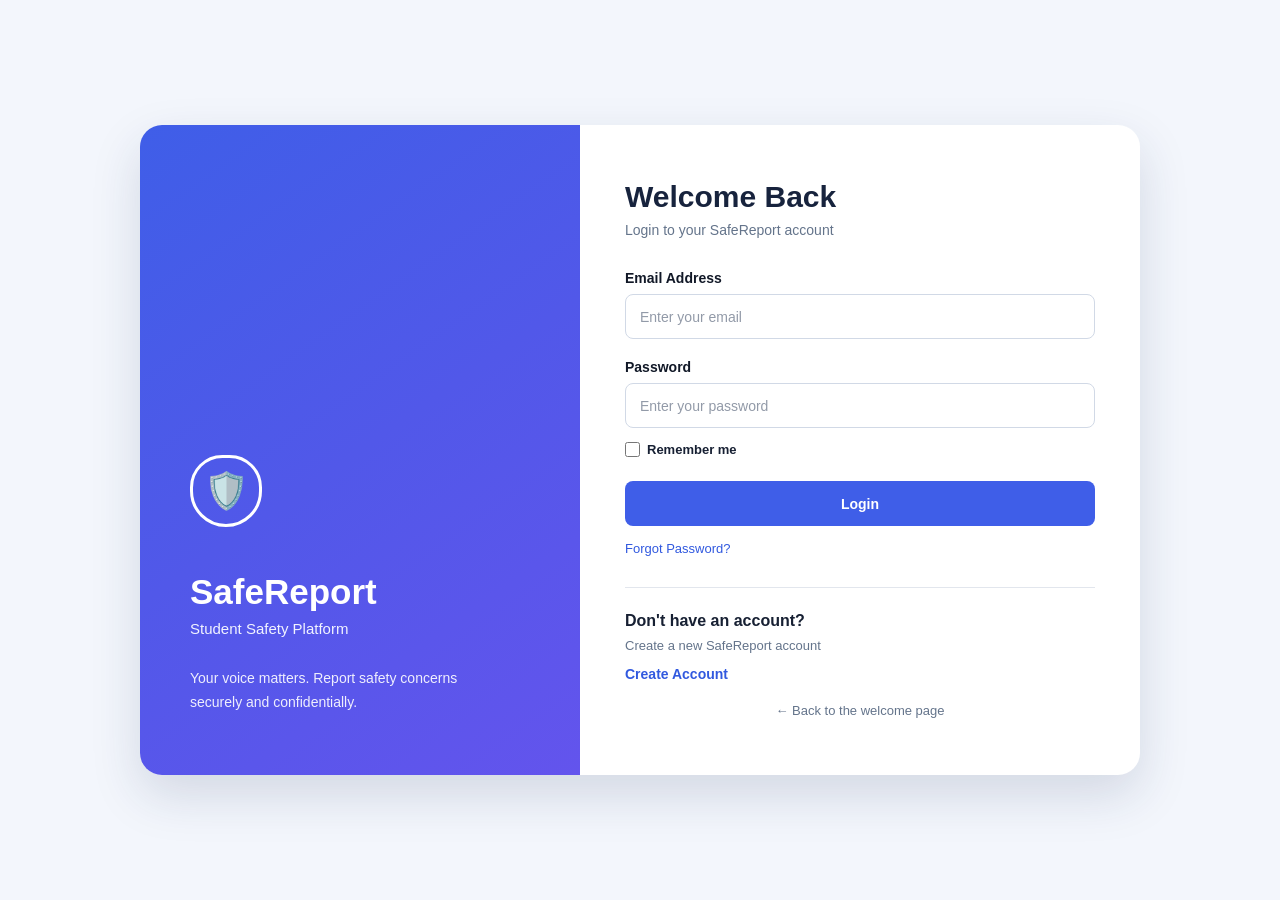
<file: report.html>
<!DOCTYPE html>
<html lang="en">
<head>
    <meta charset="UTF-8">
    <meta name="viewport" content="width=device-width, initial-scale=1.0">
    <meta name="theme-color" content="#3157d5">

    <title>SafeReport | Report Incident</title>

    <!-- AUTHENTICATION GUARD -->
    <script>
    (function () {
        "use strict";

        let studentAuthenticated = false;
        let adminAuthenticated = false;

        try {
            const savedUser = localStorage.getItem("currentUser");
            const currentUser = savedUser ? JSON.parse(savedUser) : null;

            studentAuthenticated =
                localStorage.getItem("safeReportLoggedIn") === "true" &&
                currentUser !== null &&
                typeof currentUser === "object";
        } catch (error) {
            console.error("Unable to verify student authentication:", error);
        }

        try {
            adminAuthenticated =
                sessionStorage.getItem("safeReportAdminLoggedIn") === "true";
        } catch (error) {
            console.error("Unable to verify admin authentication:", error);
        }

        if (!studentAuthenticated && !adminAuthenticated) {
            window.location.replace("login.html");
        }
    })();
    </script>

    <!-- CSS FILES -->
    <link rel="stylesheet" href="css/report.css">
    <link rel="stylesheet" href="css/home.css">
    <link rel="stylesheet" href="css/profileF.css">
    <link rel="stylesheet" href="css/settingsOL.css">
    <link rel="stylesheet" href="css/myreports-shell.css">
    <link rel="stylesheet" href="css/darkmode.css">
</head>

<body>
<div class="app">

    <!-- SIDEBAR -->
    <aside class="sidebar">

        <a class="sidebar-brand"
           href="index.html"
           aria-label="SafeReport home">
            <span class="shield" aria-hidden="true">🛡</span>
            <span>SafeReport</span>
        </a>

        <div class="sidebar-label">WORKSPACE</div>

        <nav aria-label="Main navigation">

            <a href="index.html">
                <span class="side-icon" aria-hidden="true">⌂</span>
                <span>Dashboard</span>
            </a>

            <a class="active"
               href="report.html"
               aria-current="page">
                <span class="side-icon" aria-hidden="true">＋</span>
                <span>Report Incident</span>
            </a>

            <a href="myreports.html">
                <span class="side-icon" aria-hidden="true">▤</span>
                <span>My Reports</span>
            </a>

            <a href="profile.html">
                <span class="side-icon" aria-hidden="true">◯</span>
                <span>Profile</span>
            </a>

        </nav>

        <!-- SIDEBAR BOTTOM -->
        <div class="sidebar-bottom">

            <div class="sidebar-help">
                <div class="help-icon" aria-hidden="true">ⓘ</div>

                <strong>Need assistance?</strong>

                <p>
                    Contact your school administrator
                    for reporting support.
                </p>
            </div>

            <!-- DYNAMIC USER PROFILE -->
            <div class="profile-mini">
                <div class="avatar" aria-hidden="true">U</div>

                <div class="profile-details">
                    <strong class="user-name">User</strong>
                    <small class="user-role">Student</small>
                </div>
            </div>

            <a class="logout" href="guest.html" id="sidebarLogout">
                <span aria-hidden="true">↪</span>
                <span>Logout</span>
            </a>

        </div>
    </aside>

    <!-- MAIN CONTENT -->
    <main>

        <!-- HEADER -->
        <header class="header">

            <div class="header-left">

                <div class="breadcrumb">
                    <span>Workspace</span>
                    <span class="breadcrumb-separator">/</span>
                    <strong>Report Incident</strong>
                </div>

                <p class="header-subtitle">
                    Submit a concern to your school administrator
                </p>

            </div>

            <div class="header-actions">

                <a
                    class="header-action"
                    href="index.html#announcements"
                    id="notificationBtn"
                    aria-label="View latest announcements"
                    title="View latest announcements">
                    ♧
                </a>

                <!-- DARK MODE TOGGLE -->
                <button
                    type="button"
                    class="header-action"
                    id="themeToggle"
                    aria-label="Toggle dark mode"
                    title="Toggle dark mode">
                    ☾
                </button>

                <a
                    class="header-help"
                    href="report.html"
                    aria-label="Create a new report"
                    title="Create a new report">
                    ＋
                </a>

                <!-- PROFILE MENU -->
                <div class="profile-menu-wrap">

                    <button
                        type="button"
                        class="header-avatar"
                        id="profileBtn"
                        aria-label="Open profile menu"
                        aria-expanded="false"
                        aria-controls="profileDropdown">
                        U
                    </button>

                    <div
                        class="profile-dropdown"
                        id="profileDropdown"
                        hidden>

                        <a href="profile.html">My Profile</a>

                        <a
                            href="settings.html"
                            class="settings"
                            id="openSettingsBtn">
                            Settings
                        </a>

                        <a
                            href="guest.html"
                            class="logout"
                            id="headerLogout">
                            Logout
                        </a>

                    </div>
                </div>

            </div>
        </header>

        <!-- PAGE CONTENT -->
        <div class="content">

            <!-- PAGE TITLE -->
            <section class="page-title">

                <h1>Report an Incident</h1>

                <p>
                    Tell us what happened. Your report will be handled
                    securely and confidentially.
                </p>

            </section>

            <!-- REPORT LAYOUT -->
            <section class="report-layout section">

                <!-- INFORMATION PANEL -->
                <aside class="report-info">

                    <div class="report-info-icon" aria-hidden="true">
                        🛡️
                    </div>

                    <h2>Your safety matters.</h2>

                    <p>
                        Provide as much information as you can.
                        Your report will only be accessible to
                        authorized school safety personnel.
                    </p>

                    <ul>
                        <li>Give accurate incident details.</li>
                        <li>Include the location and time if known.</li>
                        <li>Describe the people involved.</li>
                        <li>Your information is handled confidentially.</li>
                    </ul>

                </aside>

                <!-- INCIDENT REPORT FORM -->
                <form
                    class="report-form"
                    id="reportForm"
                    action="#"
                    method="post"
                    enctype="multipart/form-data">

                    <h2>Incident Information</h2>

                    <!-- INCIDENT TYPE -->
                    <label for="incident-type">
                        Incident Type
                    </label>

                    <select
                        id="incident-type"
                        name="incident-type"
                        required>

                        <option value="" selected disabled>
                            Select incident type
                        </option>

                        <option value="Bullying">Bullying</option>
                        <option value="Harassment">Harassment</option>
                        <option value="Violence">Violence</option>
                        <option value="Threat">Threat</option>
                        <option value="Safety Concern">Safety Concern</option>
                        <option value="Other">Other</option>

                    </select>

                    <!-- INCIDENT DATE -->
                    <label for="incident-date">
                        Date of Incident
                    </label>

                    <input
                        type="date"
                        id="incident-date"
                        name="incident-date"
                        required>

                    <!-- INCIDENT LOCATION -->
                    <label for="location">
                        Location
                    </label>

                    <input
                        type="text"
                        id="location"
                        name="location"
                        placeholder="Where did this happen?"
                        maxlength="200"
                        required>

                    <!-- INCIDENT TIME -->
                    <label for="time">
                        Time
                    </label>

                    <input
                        type="time"
                        id="time"
                        name="time">

                    <!-- INCIDENT DESCRIPTION -->
                    <label for="description">
                        What happened?
                    </label>

                    <textarea
                        id="description"
                        name="description"
                        rows="5"
                        placeholder="Please describe the incident..."
                        maxlength="5000"
                        required></textarea>

                    <!-- PEOPLE INVOLVED -->
                    <label for="people">
                        People Involved
                    </label>

                    <input
                        type="text"
                        id="people"
                        name="people"
                        placeholder="Names or descriptions, if known"
                        maxlength="500">

                    <!-- PHOTO UPLOAD -->
                    <label for="incident-photo">
                        Upload Photo (Optional, 1 MB maximum)
                    </label>

                    <input
                        type="file"
                        id="incident-photo"
                        name="incident-photo"
                        accept="image/jpeg,image/png,image/gif,image/webp,image/bmp,image/avif"
                        aria-describedby="photoHelp">

                    <small id="photoHelp">
                        One image can be attached to your report.
                    </small>

                    <div
                        id="photoPreview"
                        class="photo-preview"
                        aria-live="polite"
                        aria-label="Selected incident photo preview"
                    ></div>

                    <fieldset class="report-identity-options">
                        <legend>How should administrators see your identity?</legend>
                        <label class="identity-choice" for="reportIdentityShared">
                            <input
                                type="radio"
                                id="reportIdentityShared"
                                name="reportIdentity"
                                value="identified"
                                required
                                checked>
                            <span>
                                <strong>Share my identity</strong>
                                <small>Administrators can see the contact information linked to your account.</small>
                            </span>
                        </label>
                        <label class="identity-choice" for="reportIdentityAnonymous">
                            <input
                                type="radio"
                                id="reportIdentityAnonymous"
                                name="reportIdentity"
                                value="anonymous"
                                required>
                            <span>
                                <strong>Submit anonymously</strong>
                                <small>Your name and contact details are hidden in administrator report details. Internal ownership data is retained so you can manage your report.</small>
                            </span>
                        </label>
                    </fieldset>

                    <!-- REPORT FEEDBACK -->
                    <div
                        id="reportFeedback"
                        class="form-feedback"
                        role="status"
                        aria-live="polite"
                    ></div>

                    <!-- PRIVACY NOTICE -->
                    <div class="privacy-box">

                        <strong>
                            <span aria-hidden="true">🔒</span>
                            Privacy
                        </strong>

                        <p>
                            Your report will only be accessible to
                            authorized school safety personnel.
                        </p>

                    </div>

                    <!-- CONFIRMATION -->
                    <label class="checkbox" for="confirm">

                        <input
                            type="checkbox"
                            id="confirm"
                            name="confirm"
                            required>

                        <span>
                            I confirm that the information provided is accurate.
                        </span>

                    </label>

                    <!-- FORM ACTIONS -->
                    <div class="form-buttons">

                        <a
                            class="secondary-button"
                            href="index.html">
                            Cancel
                        </a>

                        <button
                            class="primary-button"
                            type="submit">
                            Submit Report
                        </button>

                    </div>

                </form>
            </section>

        </div>
    </main>
</div>

<!-- SETTINGS PANEL -->
<div
    class="settings-overlay"
    id="settingsOverlay"
    hidden
    aria-hidden="true">

    <section
        class="settings-panel"
        role="dialog"
        aria-modal="true"
        aria-labelledby="settingsTitle">

        <!-- SETTINGS HEADER -->
        <div class="settings-header">

            <a
                class="settings-back"
                href="profile.html"
                aria-label="Return to profile">

                <span aria-hidden="true">←</span>
                <span id="settingsTitle">Settings</span>

            </a>

        </div>

        <!-- SETTINGS OPTIONS -->
        <div class="settings-menu">

            <a
                class="settings-item"
                href="settings.html">
                <span>Privacy Settings</span>
                <span class="settings-arrow" aria-hidden="true">›</span>
            </a>

            <a
                class="settings-item"
                href="settings.html">
                <span>Notification Settings</span>
                <span class="settings-arrow" aria-hidden="true">›</span>
            </a>

            <a
                class="settings-item"
                href="settings.html">
                <span>Security Settings</span>
                <span class="settings-arrow" aria-hidden="true">›</span>
            </a>

        </div>
    </section>
</div>

<!-- AUTHENTICATION -->
<script src="tracel/auth.js"></script>

<!-- EXISTING JAVASCRIPT FILES -->
<script src="JS/Tito_Part/storage.js"></script>
<script src="JS/Tito_Part/validation.js"></script>
<script src="JS/Tito_Part/toast.js"></script>
<script src="JS/Tito_Part/navbar.js"></script>
<script src="JS/Tito_Part/modal.js"></script>
<script src="JS/main.js"></script>
<script src="JS/Arcays_Part/reportForm.js"></script>

<!-- PROFILE DISPLAY -->
<script>
(function () {
    "use strict";

    function updateReportPageProfile() {
        let user = null;

        try {
            const savedUser = localStorage.getItem("currentUser");

            if (savedUser) {
                user = JSON.parse(savedUser);
            }

            if (!user) {
                const legacyUser = localStorage.getItem("safeReportUser");

                if (legacyUser) {
                    user = JSON.parse(legacyUser);
                }
            }
        } catch (error) {
            console.error("Unable to load profile information:", error);
            return;
        }

        if (!user || typeof user !== "object") {
            return;
        }

        const fullName = String(user.fullName || "User").trim();
        const role = String(user.role || "Student")
            .replace(/\s+Account$/i, "")
            .trim() || "Student";

        const initials = fullName
            .split(/\s+/)
            .filter(Boolean)
            .slice(0, 2)
            .map(part => part.charAt(0).toUpperCase())
            .join("") || "U";

        document.querySelectorAll(".user-name").forEach(element => {
            element.textContent = fullName;
        });

        document.querySelectorAll(".user-role").forEach(element => {
            element.textContent = role;
        });

        document.querySelectorAll(
            ".profile-mini .avatar, .header-avatar"
        ).forEach(element => {
            element.textContent = initials;
        });

        document.querySelectorAll(".user-email").forEach(element => {
            element.textContent = user.email || "";
        });
    }

    if (document.readyState === "loading") {
        document.addEventListener(
            "DOMContentLoaded",
            updateReportPageProfile
        );
    } else {
        updateReportPageProfile();
    }

    // Refresh the profile display if another page or tab
    // updates the current user's saved account information.
    window.addEventListener("storage", event => {
        if (
            event.key === "currentUser" ||
            event.key === "safeReportUser"
        ) {
            updateReportPageProfile();
        }
    });

})();
</script>

</body>
</html>
</file>
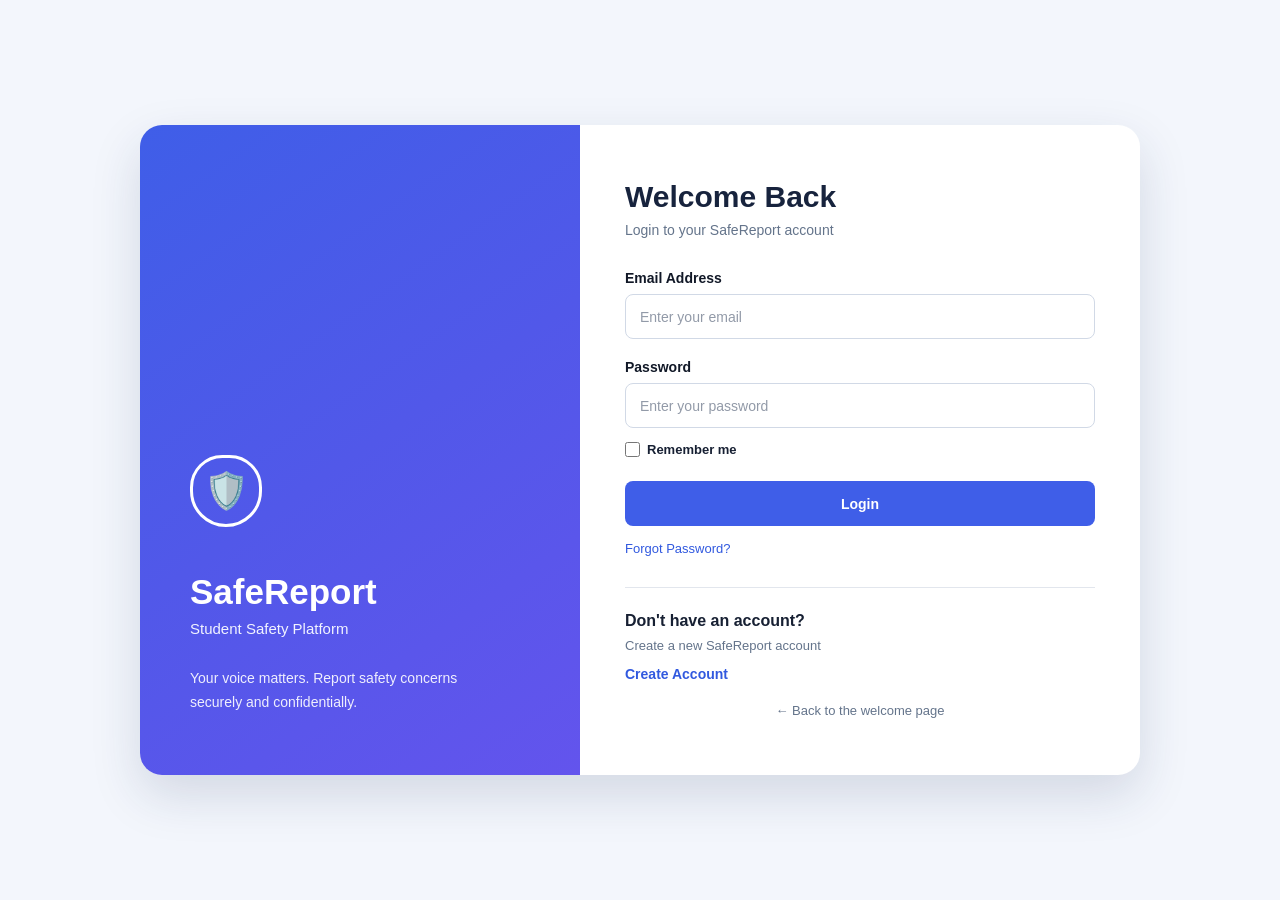
<file: settings.html>
<!DOCTYPE html>
<html lang="en">
<head>
    <meta charset="UTF-8">
    <meta name="viewport" content="width=device-width, initial-scale=1.0">
    <meta name="theme-color" content="#3157d5">
    <meta name="description" content="Manage your SafeReport security and privacy settings.">

    <title>SafeReport | Settings</title>

    <link rel="stylesheet" href="css/profile.css">
    <link rel="stylesheet" href="css/profileF.css">
    <link rel="stylesheet" href="css/myreports-shell.css">
    <link rel="stylesheet" href="css/settingsOL.css">
    <link rel="stylesheet" href="css/account-settings.css">
    <link rel="stylesheet" href="css/darkmode.css">
</head>

<body>
<div class="app">

    <!-- SIDEBAR -->
    <aside class="sidebar">
        <a class="sidebar-brand" href="index.html" aria-label="SafeReport home">
            <span class="shield" aria-hidden="true">🛡</span>
            <span>SafeReport</span>
        </a>

        <div class="sidebar-label">WORKSPACE</div>

        <nav aria-label="Main navigation">
            <a href="index.html">
                <span class="side-icon" aria-hidden="true">⌂</span>
                <span>Dashboard</span>
            </a>

            <a href="report.html">
                <span class="side-icon" aria-hidden="true">＋</span>
                <span>Report Incident</span>
            </a>

            <a href="myreports.html">
                <span class="side-icon" aria-hidden="true">▤</span>
                <span>My Reports</span>
            </a>

            <a href="profile.html">
                <span class="side-icon" aria-hidden="true">◯</span>
                <span>Profile</span>
            </a>
        </nav>

        <!-- SIDEBAR BOTTOM -->
        <div class="sidebar-bottom">
            <div class="sidebar-help">
                <div class="help-icon" aria-hidden="true">ⓘ</div>
                <strong>Need assistance?</strong>
                <p>Contact your school administrator for reporting support.</p>
            </div>

            <div class="profile-mini">
                <div class="avatar" aria-hidden="true">J</div>

                <div class="profile-details">
                    <strong class="user-name">John Loyd Arcay. Panla-an</strong>
                    <small class="user-role">Student</small>
                </div>
            </div>

            <a class="logout" href="guest.html">
                <span aria-hidden="true">↪</span>
                <span>Logout</span>
            </a>
        </div>
    </aside>

    <!-- MAIN CONTENT -->
    <main>
        <header class="header">
            <div class="header-left">
                <div class="breadcrumb">
                    <span>Workspace</span>
                    <span class="breadcrumb-separator">/</span>
                    <strong>Settings</strong>
                </div>

                <p class="header-subtitle">
                    Manage your security, privacy, and account preferences
                </p>
            </div>

            <div class="header-actions">
                <a
                    class="header-help"
                    href="report.html"
                    aria-label="Create a new report"
                    title="Create a new report"
                >＋</a>

                <div class="profile-menu-wrap">
                    <button
                        type="button"
                        class="header-avatar"
                        id="profileBtn"
                        aria-label="Open profile menu"
                        aria-expanded="false"
                        aria-controls="profileDropdown"
                    >J</button>

                    <div class="profile-dropdown" id="profileDropdown" hidden>
                        <a href="profile.html">My Profile</a>
                        <a href="settings.html" class="settings" id="openSettingsBtn">Settings</a>
                        <a href="guest.html" class="logout" id="logoutBtn">Logout</a>
                    </div>
                </div>
            </div>
        </header>

        <!-- PAGE CONTENT -->
        <div class="content">
            <section class="page-title">
                <h1>Settings</h1>
                <p>Manage your security and privacy preferences.</p>
            </section>

            <!-- SECURITY AND PRIVACY -->
            <section class="security-grid section" aria-label="Security and privacy settings">

                <article class="card">
                    <h2 id="accountSecurityTitle">Account Security</h2>

                    <p>
                        Change the password used the next time you log in.
                        Credentials remain in this browser in this prototype.
                    </p>

                    <button
                        type="button"
                        class="primary-button blue-button"
                        id="changePasswordBtn"
                    >
                        Change Password
                    </button>
                </article>

                <article class="card">
                    <h2>Privacy Settings</h2>

                    <p>Choose whether your identity appears in administrator report details.</p>

                    <a
                        href="#privacyPreferences"
                        class="primary-button blue-button"
                        id="privacySettingsBtn"
                    >
                        Privacy Settings
                    </a>
                </article>
            </section>

            <section class="card section" id="privacyPreferences" aria-labelledby="privacyPreferencesTitle">
                <h2 id="privacyPreferencesTitle">Privacy Preferences</h2>
                <p>
                    These preferences control what the administrator interface
                    displays. They do not remove information from your saved
                    report or prevent inspection of browser storage.
                </p>

                <form class="privacy-settings-form" id="privacySettingsForm">
                    <label class="privacy-choice" for="hideIdentityInAdminReports">
                        <input
                            type="checkbox"
                            id="hideIdentityInAdminReports"
                            name="hideIdentityInAdminReports"
                        >
                        <span>
                            <strong>Hide my identity in administrator report details</strong>
                            <small>
                                When enabled, administrators see “Identity hidden by
                                reporter preference” instead of your name and email.
                                Your report ownership data remains stored for account
                                matching and report management.
                            </small>
                        </span>
                    </label>

                    <div class="privacy-settings-actions">
                        <button class="primary-button blue-button" type="submit">
                            Save Privacy Preferences
                        </button>
                        <button class="secondary-button" type="button" id="cancelPrivacyChanges">
                            Cancel
                        </button>
                    </div>
                </form>
            </section>

            <!-- NOTIFICATION SETTINGS -->
            <section class="card section" aria-labelledby="notificationTitle">
                <h2 id="notificationTitle">Notification Settings</h2>

                <p>Choose which account and report updates you want to receive.</p>

                <label for="reportNotifications">
                    <input
                        type="checkbox"
                        id="reportNotifications"
                        name="reportNotifications"
                        checked
                    >
                    Report status updates
                </label>

                <br>

                <label for="securityNotifications">
                    <input
                        type="checkbox"
                        id="securityNotifications"
                        name="securityNotifications"
                        checked
                    >
                    Security and account notifications
                </label>
            </section>

            <section class="card section" id="emergencyContacts" aria-labelledby="emergencyContactsTitle">
                <h2 id="emergencyContactsTitle">Emergency Contact</h2>
                <p>
                    Save a contact you can call from the dashboard. SafeReport
                    does not provide or verify emergency service numbers.
                </p>

                <form id="emergencyContactForm" class="emergency-contact-form">
                    <label for="emergencyContactName">Contact name</label>
                    <input
                        id="emergencyContactName"
                        name="emergencyContactName"
                        type="text"
                        maxlength="80"
                        autocomplete="name"
                        placeholder="For example, trusted contact">

                    <label for="emergencyContactPhone">Phone number</label>
                    <input
                        id="emergencyContactPhone"
                        name="emergencyContactPhone"
                        type="tel"
                        maxlength="30"
                        autocomplete="tel"
                        placeholder="+1 555 010 1234"
                        aria-describedby="emergencyContactHelp">
                    <small id="emergencyContactHelp">
                        Enter a number you are authorized to call. Digits, spaces,
                        +, parentheses, and hyphens are accepted.
                    </small>

                    <div id="emergencyContactFeedback" role="status" aria-live="polite"></div>
                    <button class="primary-button blue-button" type="submit">
                        Save Emergency Contact
                    </button>
                </form>
            </section>

            <!-- PRIVACY GUIDANCE -->
            <section class="card section" aria-labelledby="privacyGuidanceTitle">
                <h2 id="privacyGuidanceTitle">Privacy Guidance</h2>

                <ul>
                    <li>Only include information that is relevant to your incident report.</li>
                    <li>Do not share your account password with another person.</li>
                    <li>Use the official SafeReport pages when submitting reports or changing settings.</li>
                </ul>
            </section>
        </div>
    </main>
</div>

<!-- JAVASCRIPT FILES -->
<script src="JS/main.js"></script>
<script src="JS/Tito_Part/storage.js"></script>
<script src="JS/Tito_Part/validation.js"></script>
<script src="JS/Tito_Part/toast.js"></script>
<script src="JS/Tito_Part/navbar.js"></script>
<script src="JS/Tito_Part/modal.js"></script>
<script src="JS/Arcays_Part/profile_feature.js"></script>
<script src="JS/Tito_Part/account-security.js"></script>
<script src="JS/Tito_Part/privacy-settings.js"></script>
<script src="JS/Tito_Part/emergency-contacts.js"></script>

</body>
</html>
</file>
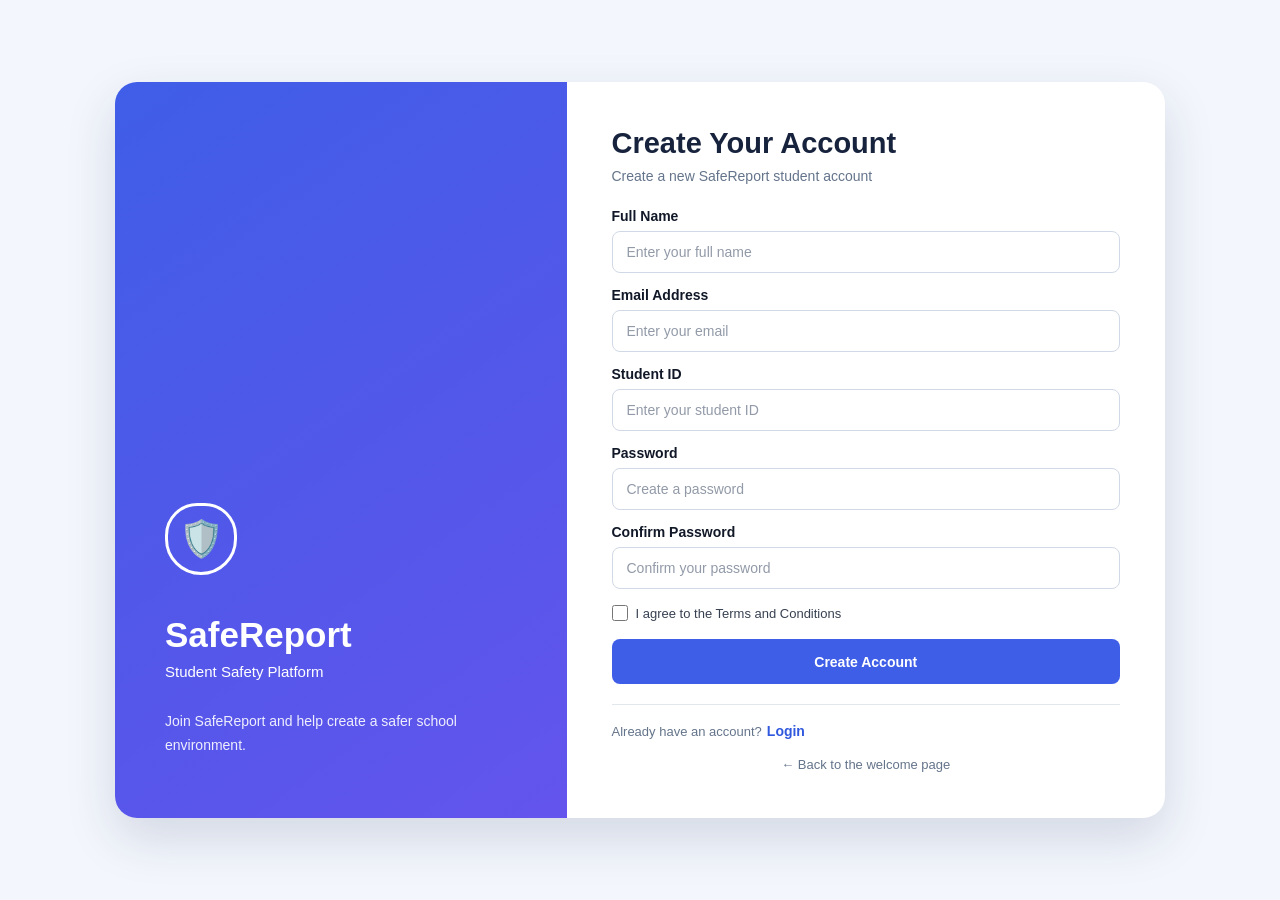
<file: signup.html>
<!DOCTYPE html>
<html lang="en">

<head>
    <meta charset="UTF-8">
    <meta name="viewport" content="width=device-width, initial-scale=1.0">

    <title>Create Account - SafeReport</title>

    <link rel="stylesheet" href="css/signup.css">
    <link rel="stylesheet" href="css/page-transitions.css">
</head>

<body>

    <div class="signup-container">

        <!-- LEFT SIDE -->
        <div class="signup-left">

            <div class="shield">
                🛡️
            </div>

            <h1>SafeReport</h1>

            <p class="platform">
                Student Safety Platform
            </p>

            <p class="description">
                Join SafeReport and help create
                a safer school environment.
            </p>

        </div>

        <!-- RIGHT SIDE -->
        <div class="signup-right">

            <h2>Create Your Account</h2>

            <p class="subtitle">
                Create a new SafeReport student account
            </p>

            <form onsubmit="createAccount(event)" id="signupForm">

                <div
                    id="signupError"
                    class="error-message"
                    role="alert"
                    aria-live="polite"
                ></div>

                <div
                    id="signupSuccess"
                    class="success-message"
                    role="status"
                    aria-live="polite"
                ></div>

                <label for="fullname">Full Name</label>

                <input
                    type="text"
                    id="fullname"
                    name="fullname"
                    placeholder="Enter your full name"
                    required
                >

                <label for="email">Email Address</label>

                <input
                    type="email"
                    id="email"
                    name="email"
                    placeholder="Enter your email"
                    required
                >

                <label for="studentid">Student ID</label>

                <input
                    type="text"
                    id="studentid"
                    name="studentid"
                    placeholder="Enter your student ID"
                    required
                >

                <label for="password">Password</label>

                <input
                    type="password"
                    id="password"
                    name="password"
                    placeholder="Create a password"
                    required
                >

                <label for="confirm">Confirm Password</label>

                <input
                    type="password"
                    id="confirm"
                    name="confirm"
                    placeholder="Confirm your password"
                    required
                >

                <div class="terms">

                    <input
                        type="checkbox"
                        id="terms"
                        name="terms"
                        required
                    >

                    <label for="terms">
                        I agree to the Terms and Conditions
                    </label>

                </div>

                <button type="submit">
                    Create Account
                </button>

            </form>

            <div class="login-section">

                <p>Already have an account?</p>

                <a href="login.html">Login</a>

            </div>

            <p class="guest-return">
                <a href="guest.html">← Back to the welcome page</a>
            </p>

        </div>

    </div>

    <!-- Keep the existing registration logic -->
    <script src="tracel/auth.js"></script>
    <script src="JS/page-transitions.js"></script>

</body>

</html>
</file>
<file: css/home.css>
/* ==================================================
   SAFEREPORT — HOME / DASHBOARD STYLES
================================================== */

/* VARIABLES */
:root {
    --primary: #3157d5;
    --primary-dark: #2446bd;
    --primary-light: #eef2ff;
    --primary-soft: #e0e9ff;
    --accent: #6d5dfc;
    --page-bg: #f5f7fb;
    --surface: #ffffff;
    --surface-soft: #f8faff;
    --border: #e5eaf2;
    --text: #1e293b;
    --text-soft: #475569;
    --muted: #64748b;
    --muted-light: #94a3b8;
    --success-bg: #dcfce7;
    --success-text: #166534;
    --warning-bg: #fef3c7;
    --warning-text: #92400e;
    --info-bg: #dbeafe;
    --info-text: #1d4ed8;
    --shadow-sm: 0 3px 12px rgba(15, 23, 42, 0.035);
    --shadow-md: 0 12px 28px rgba(30, 41, 59, 0.08);
    --shadow-lg: 0 18px 40px rgba(30, 41, 59, 0.12);
    --radius-sm: 9px;
    --radius-md: 14px;
    --radius-lg: 20px;
    --sidebar-width: 250px;
    --transition: 0.25s ease;
}

/* RESET & BASE */
* {
    margin: 0;
    padding: 0;
    box-sizing: border-box;
}

html {
    scroll-behavior: smooth;
    scroll-padding-top: 90px;
}

body {
    min-height: 100vh;
    overflow-x: hidden;
    background: var(--page-bg);
    color: var(--text);
    font-family: Arial, Helvetica, sans-serif;
    line-height: 1.6;
    -webkit-font-smoothing: antialiased;
    transition: background-color var(--transition), color var(--transition);
}

button,
input,
select,
textarea {
    font: inherit;
}

button,
a {
    -webkit-tap-highlight-color: transparent;
}

button {
    cursor: pointer;
}

a {
    color: inherit;
}

img,
svg {
    max-width: 100%;
}

:focus-visible {
    outline: 3px solid rgba(49, 87, 213, 0.38);
    outline-offset: 3px;
}

::selection {
    background: var(--primary-soft);
    color: var(--primary-dark);
}

/* ANIMATIONS */
@keyframes tabContentEnter {
    from {
        opacity: 0;
        transform: translateY(8px);
    }

    to {
        opacity: 1;
        transform: translateY(0);
    }
}

@keyframes heroGradient {
    0%,
    100% {
        background-position: 0% 50%;
    }

    50% {
        background-position: 100% 50%;
    }
}

@keyframes shieldFloat {
    0%,
    100% {
        transform: translateY(0);
    }

    50% {
        transform: translateY(-7px);
    }
}

@keyframes ringPulse {
    0%,
    100% {
        opacity: 0.45;
        scale: 1;
    }

    50% {
        opacity: 0.8;
        scale: 1.04;
    }
}

@keyframes dropdownEnter {
    from {
        opacity: 0;
        transform: translateY(-6px);
    }

    to {
        opacity: 1;
        transform: translateY(0);
    }
}

@keyframes overlayEnter {
    from {
        opacity: 0;
    }

    to {
        opacity: 1;
    }
}

/* APP LAYOUT */
.app {
    display: flex;
    min-height: 100vh;
}

/* SIDEBAR */
.sidebar {
    position: fixed;
    inset: 0 auto 0 0;
    z-index: 1000;
    display: flex;
    flex-direction: column;
    width: var(--sidebar-width);
    height: 100vh;
    padding: 26px 16px 18px;
    overflow-y: auto;
    background: var(--surface);
    border-right: 1px solid var(--border);
    transition: background-color var(--transition), border-color var(--transition);
}

.sidebar-brand {
    display: flex;
    align-items: center;
    gap: 11px;
    padding: 0 12px 30px;
    color: var(--primary);
    font-size: 21px;
    font-weight: 800;
    letter-spacing: -0.5px;
    text-decoration: none;
}

.sidebar-brand .shield {
    display: grid;
    place-items: center;
    flex: 0 0 36px;
    width: 36px;
    height: 36px;
    border-radius: 11px;
    background: linear-gradient(145deg, var(--primary), var(--accent));
    color: #ffffff;
    font-size: 18px;
    box-shadow: 0 5px 12px rgba(49, 87, 213, 0.2);
    transition: transform var(--transition), box-shadow var(--transition);
}

.sidebar-brand:hover .shield {
    transform: translateY(-2px);
    box-shadow: 0 8px 16px rgba(49, 87, 213, 0.28);
}

.sidebar nav {
    display: flex;
    flex-direction: column;
    gap: 7px;
}

.sidebar nav a {
    display: flex;
    align-items: center;
    gap: 13px;
    min-height: 46px;
    padding: 11px 14px;
    border: 1px solid transparent;
    border-radius: 10px;
    color: var(--text-soft);
    font-size: 13px;
    font-weight: 600;
    text-decoration: none;
    transition: background-color var(--transition), color var(--transition),
        border-color var(--transition), transform var(--transition);
}

.sidebar nav a:hover,
.logout:hover {
    background: var(--primary-light);
    color: var(--primary);
}

.sidebar nav a:hover {
    transform: translateX(3px);
}

.sidebar nav a.active {
    background: linear-gradient(120deg, var(--primary), #4668e8);
    color: #ffffff;
    box-shadow: 0 6px 15px rgba(49, 87, 213, 0.18);
}

.side-icon {
    display: inline-grid;
    place-items: center;
    flex: 0 0 22px;
    width: 22px;
    font-size: 18px;
    line-height: 1;
    text-align: center;
}

.sidebar-bottom {
    margin-top: auto;
    padding-top: 24px;
}

.profile-mini {
    display: flex;
    align-items: center;
    gap: 10px;
    min-width: 0;
    margin-bottom: 10px;
    padding: 12px;
    border: 1px solid var(--border);
    border-radius: 12px;
    background: var(--surface-soft);
    transition: background-color var(--transition), border-color var(--transition);
}

.avatar {
    display: grid;
    place-items: center;
    flex: 0 0 38px;
    width: 38px;
    height: 38px;
    border: 3px solid #e4eaff;
    border-radius: 50%;
    background: #dbe4ff;
    color: var(--primary);
    font-size: 15px;
}

.profile-mini-info {
    min-width: 0;
}

.profile-mini strong {
    display: block;
    overflow: hidden;
    color: var(--text);
    font-size: 12px;
    white-space: nowrap;
    text-overflow: ellipsis;
}

.profile-mini small {
    display: block;
    color: var(--muted);
    font-size: 11px;
}

.logout {
    display: flex;
    align-items: center;
    gap: 11px;
    padding: 11px 14px;
    border-radius: 9px;
    color: var(--muted);
    font-size: 13px;
    text-decoration: none;
    transition: background-color var(--transition), color var(--transition);
}

/* MAIN CONTENT & HEADER */
main {
    width: calc(100% - var(--sidebar-width));
    min-width: 0;
    margin-left: var(--sidebar-width);
}

.header {
    position: sticky;
    top: 0;
    z-index: 900;
    display: flex;
    align-items: center;
    justify-content: space-between;
    gap: 22px;
    width: 100%;
    min-height: 72px;
    padding: 13px clamp(18px, 3vw, 34px);
    border-bottom: 1px solid var(--border);
    background: rgba(255, 255, 255, 0.97);
    backdrop-filter: blur(14px);
    -webkit-backdrop-filter: blur(14px);
    transition: background-color var(--transition), border-color var(--transition);
}

.search-box {
    position: relative;
    width: min(420px, 56%);
    min-width: 0;
}

.search-box > span {
    position: absolute;
    top: 50%;
    left: 14px;
    color: var(--muted-light);
    font-size: 20px;
    line-height: 1;
    pointer-events: none;
    transform: translateY(-52%);
}

.search-box input {
    width: 100%;
    height: 42px;
    padding: 0 15px 0 42px;
    border: 1px solid var(--border);
    border-radius: 11px;
    outline: none;
    background: var(--surface-soft);
    color: var(--text);
    font-size: 12px;
    transition: border-color var(--transition), background-color var(--transition),
        box-shadow var(--transition);
}

.search-box input::placeholder {
    color: var(--muted-light);
}

.search-box input:focus {
    border-color: var(--primary);
    background: var(--surface);
    box-shadow: 0 0 0 4px rgba(49, 87, 213, 0.09);
}

.header-actions {
    display: flex;
    align-items: center;
    gap: 12px;
    flex-shrink: 0;
    color: var(--muted);
}

.header-action {
    position: relative;
    display: grid;
    place-items: center;
    width: 38px;
    height: 38px;
    padding: 0;
    border: 1px solid transparent;
    border-radius: 10px;
    background: transparent;
    color: var(--text-soft);
    font-size: 19px;
    line-height: 1;
    transition: background-color var(--transition), color var(--transition),
        border-color var(--transition), transform var(--transition);
}

.header-action:hover {
    border-color: var(--border);
    background: var(--primary-light);
    color: var(--primary);
    transform: translateY(-1px);
}

.notification-dot {
    position: absolute;
    top: 1px;
    right: 0;
    display: grid;
    place-items: center;
    min-width: 17px;
    height: 17px;
    padding: 0 4px;
    border: 2px solid var(--surface);
    border-radius: 20px;
    background: #ef4444;
    color: #ffffff;
    font-size: 9px;
    font-weight: 800;
    line-height: 1;
}

.profile-menu-container {
    position: relative;
    display: flex;
    align-items: center;
}

.header-avatar {
    display: grid;
    place-items: center;
    width: 38px;
    height: 38px;
    border: 3px solid #e5eaff;
    border-radius: 50%;
    background: linear-gradient(135deg, var(--primary), var(--accent));
    color: #ffffff;
    font-size: 14px;
    transition: transform var(--transition), box-shadow var(--transition);
}

.header-avatar:hover {
    box-shadow: 0 5px 12px rgba(49, 87, 213, 0.22);
    transform: scale(1.04);
}

/* PROFILE DROPDOWN */
.profile-dropdown {
    position: absolute;
    top: calc(100% + 12px);
    right: 0;
    z-index: 1200;
    width: 290px;
    min-width: 175px;
    max-width: calc(100vw - 24px);
    max-height: min(75vh, 420px);
    padding: 7px;
    overflow-y: auto;
    border: 1px solid var(--border);
    border-radius: 14px;
    background: var(--surface);
    box-shadow: var(--shadow-md);
    animation: dropdownEnter 0.2s ease-out;
}

.profile-dropdown[hidden],
#profileMenu[hidden],
#settingsMenu[hidden] {
    display: none !important;
}

.profile-dropdown a,
.dropdown-link {
    display: block;
    width: 100%;
    padding: 10px 12px;
    border: 0;
    border-radius: 8px;
    background: transparent;
    color: var(--text-soft);
    font-size: 12px;
    text-align: left;
    text-decoration: none;
    cursor: pointer;
    transition: background-color var(--transition), color var(--transition);
}

.profile-dropdown a:hover,
.dropdown-link:hover {
    background: var(--primary-light);
    color: var(--primary);
}

/* SETTINGS OVERLAY */
.settings-overlay {
    position: fixed;
    inset: 0;
    z-index: 2000;
    background: rgba(15, 23, 42, 0.42);
    backdrop-filter: blur(3px);
    -webkit-backdrop-filter: blur(3px);
    animation: overlayEnter 0.2s ease-out;
}

.settings-overlay[hidden] {
    display: none !important;
}

.settings-panel {
    position: absolute;
    top: 14px;
    right: 14px;
    width: 360px;
    max-width: calc(100vw - 28px);
    max-height: calc(100vh - 28px);
    padding: 16px;
    overflow-y: auto;
    border: 1px solid rgba(255, 255, 255, 0.04);
    border-radius: 16px;
    background: #242526;
    color: #e4e6eb;
    box-shadow: 0 8px 28px rgba(0, 0, 0, 0.3);
}

.settings-header,
.settings-menu-heading {
    display: flex;
    align-items: center;
    gap: 12px;
}

.settings-header {
    margin-bottom: 14px;
}

.settings-header h2 {
    color: #e4e6eb;
    font-size: 22px;
    font-weight: 700;
    line-height: 1.35;
}

.settings-menu-heading {
    gap: 10px;
    margin-bottom: 5px;
    padding: 5px 4px 12px;
    border-bottom: 1px solid #3a3b3c;
    color: #e4e6eb;
    font-size: 15px;
}

.settings-back {
    display: grid;
    place-items: center;
    flex: 0 0 34px;
    width: 34px;
    height: 34px;
    padding: 0;
    border: 0;
    border-radius: 50%;
    background: transparent;
    color: #e4e6eb;
    font-size: 28px;
    line-height: 1;
    transition: background-color var(--transition);
}

.settings-back:hover {
    background: #3a3b3c;
}

.settings-menu {
    display: flex;
    flex-direction: column;
    gap: 1px;
}

.settings-item {
    display: flex;
    align-items: center;
    gap: 12px;
    width: 100%;
    min-height: 52px;
    padding: 7px 8px;
    border: 0;
    border-radius: 9px;
    background: transparent;
    color: #e4e6eb;
    font-size: 14px;
    font-weight: 600;
    text-align: left;
    transition: background-color var(--transition);
}

.settings-item:hover {
    background: #3a3b3c;
}

.settings-icon,
.settings-option-icon {
    display: grid;
    place-items: center;
    flex: 0 0 36px;
    width: 36px;
    height: 36px;
    border-radius: 50%;
    background: #3a3b3c;
    color: #e4e6eb;
    font-size: 19px;
}

.settings-arrow {
    margin-left: auto;
    color: #b0b3b8;
    font-size: 28px;
    font-weight: 400;
    line-height: 1;
}

.settings-option {
    display: flex !important;
    align-items: center;
    gap: 10px;
    width: 100%;
    padding: 10px 7px !important;
    border: 0;
    border-radius: 9px;
    background: transparent;
    color: var(--text-soft);
    text-align: left;
    text-decoration: none;
    cursor: pointer;
    transition: background-color var(--transition), color var(--transition);
}

.settings-option:hover {
    background: var(--primary-light);
    color: var(--primary);
}

.settings-option-icon {
    flex-basis: 34px;
    width: 34px;
    height: 34px;
    border-radius: 10px;
    background: var(--surface-soft);
    color: var(--primary);
    font-size: 16px;
}

.settings-option-text {
    display: block;
    flex: 1;
    min-width: 0;
}

.settings-option-text strong {
    display: block;
    color: var(--text);
    font-size: 11px;
    line-height: 1.5;
}

.settings-option-text small {
    display: block;
    margin-top: 2px;
    color: var(--muted);
    font-size: 10px;
    line-height: 1.45;
}

/* PAGE CONTENT */
.content {
    width: min(calc(100% - 48px), 1450px);
    margin: 0 auto;
    padding: 8px 0 30px;
    animation: tabContentEnter 0.35s ease-out both;
}

.dashboard-search-status {
    margin: 0 0 14px;
    padding: 10px 14px;
    border: 1px solid var(--border);
    border-radius: var(--radius-sm);
    background: var(--surface);
    color: var(--text-soft);
    font-size: 12px;
}

.small-title {
    margin-bottom: 7px;
    color: var(--primary);
    font-size: 10px;
    font-weight: 800;
    letter-spacing: 1.35px;
    line-height: 1.5;
}

/* DASHBOARD HERO BANNER */
.hero {
    position: relative;
    display: flex;
    align-items: center;
    justify-content: space-between;
    gap: 28px;
    min-height: 255px;
    margin-top: 20px;
    padding: clamp(28px, 4vw, 44px);
    overflow: hidden;
    border: 1px solid rgba(255, 255, 255, 0.16);
    border-radius: var(--radius-lg);
    background:
        radial-gradient(circle at 90% 15%, rgba(255, 255, 255, 0.18), transparent 28%),
        linear-gradient(120deg, #2448c7 0%, #3157d5 52%, #6d5dfc 100%);
    background-size: 200% 200%;
    color: #ffffff;
    box-shadow: 0 12px 30px rgba(49, 87, 213, 0.15);
    animation: heroGradient 12s ease-in-out infinite;
    transition: box-shadow var(--transition), transform var(--transition);
}

.hero:hover {
    box-shadow: 0 16px 34px rgba(49, 87, 213, 0.2);
}

.hero-text {
    position: relative;
    z-index: 1;
    max-width: 700px;
}

.hero .small-title {
    color: #dbeafe;
}

.hero h1 {
    margin-bottom: 13px;
    font-size: clamp(30px, 3.2vw, 46px);
    font-weight: 800;
    letter-spacing: -1.4px;
    line-height: 1.12;
}

.hero-text > p:not(.small-title) {
    max-width: 650px;
    margin-bottom: 22px;
    color: rgba(255, 255, 255, 0.88);
    font-size: 13px;
    line-height: 1.8;
}

.hero-buttons {
    display: flex;
    align-items: center;
    flex-wrap: wrap;
    gap: 11px;
}

.primary-button,
.secondary-button {
    display: inline-flex;
    align-items: center;
    justify-content: center;
    gap: 8px;
    min-height: 42px;
    padding: 11px 17px;
    border: 1px solid transparent;
    border-radius: 10px;
    font-size: 12px;
    font-weight: 700;
    line-height: 1.35;
    text-align: center;
    text-decoration: none;
    transition: background-color var(--transition), color var(--transition),
        border-color var(--transition), box-shadow var(--transition),
        transform var(--transition);
}

.primary-button {
    background: #ffffff;
    color: var(--primary);
    box-shadow: 0 4px 12px rgba(12, 27, 80, 0.12);
}

.primary-button:hover {
    background: #edf2ff;
    box-shadow: 0 8px 17px rgba(12, 27, 80, 0.17);
    transform: translateY(-2px);
}

.secondary-button {
    border-color: rgba(255, 255, 255, 0.42);
    background: rgba(255, 255, 255, 0.06);
    color: #ffffff;
}

.secondary-button:hover {
    border-color: rgba(255, 255, 255, 0.7);
    background: rgba(255, 255, 255, 0.14);
    transform: translateY(-2px);
}

.hero-icon {
    position: relative;
    display: grid;
    place-items: center;
    flex: 0 0 170px;
    width: 170px;
    height: 170px;
    border: 1px solid rgba(255, 255, 255, 0.25);
    border-radius: 50%;
    background: rgba(255, 255, 255, 0.09);
    box-shadow: inset 0 0 35px rgba(255, 255, 255, 0.04);
    font-size: 82px;
    transform-origin: center;
    animation: shieldFloat 4s ease-in-out infinite;
}

.hero-icon::before,
.hero-icon::after {
    position: absolute;
    border: 1px solid rgba(255, 255, 255, 0.13);
    border-radius: 50%;
    content: "";
    transform-origin: center;
    animation: ringPulse 5s ease-in-out infinite;
}

.hero-icon::before {
    inset: -15px;
}

.hero-icon::after {
    inset: -29px;
    animation-delay: 0.5s;
}

/* STATISTICS */
.stats {
    display: grid;
    grid-template-columns: repeat(4, minmax(0, 1fr));
    gap: 16px;
    margin: 20px 0 24px;
}

.stat-box {
    position: relative;
    display: flex;
    align-items: center;
    gap: 14px;
    min-width: 0;
    padding: 19px 17px;
    overflow: hidden;
    border: 1px solid var(--border);
    border-radius: var(--radius-md);
    background: var(--surface);
    box-shadow: var(--shadow-sm);
    transition: transform var(--transition), border-color var(--transition),
        box-shadow var(--transition), background-color var(--transition);
}

.stat-box:hover {
    border-color: #d5defe;
    box-shadow: var(--shadow-md);
    transform: translateY(-3px);
}

.stat-icon {
    display: grid;
    place-items: center;
    flex: 0 0 44px;
    width: 44px;
    height: 44px;
    border-radius: 13px;
    background: var(--primary-light);
    color: var(--primary);
    font-size: 20px;
}

.stat-box:nth-child(2) .stat-icon {
    background: #fff7e6;
    color: #c17b16;
}

.stat-box:nth-child(3) .stat-icon {
    background: #e8f8ef;
    color: #238451;
}

.stat-box:nth-child(4) .stat-icon {
    background: #f0eaff;
    color: #7850c9;
}

.stat-box > div:last-child {
    min-width: 0;
}

.stat-box h2,
.stat-box h3 {
    margin-bottom: 3px;
    color: var(--text);
    font-size: 25px;
    font-weight: 800;
    letter-spacing: -0.6px;
    line-height: 1.1;
}

.stat-box p {
    margin-bottom: 3px;
    color: var(--text-soft);
    font-size: 11px;
    font-weight: 700;
    line-height: 1.4;
}

.stat-box small {
    display: block;
    color: var(--muted-light);
    font-size: 10px;
    line-height: 1.45;
}

.stat-box small.positive {
    color: #16804a;
    font-weight: 700;
}

/* DASHBOARD GRID & PANELS */
.dashboard-grid {
    display: grid;
    grid-template-columns: minmax(0, 1.55fr) minmax(280px, 0.85fr);
    align-items: start;
    gap: 20px;
}

.dashboard-main-column,
.dashboard-side-column {
    display: flex;
    flex-direction: column;
    gap: 20px;
    min-width: 0;
}

.section {
    margin-top: 20px;
}

.dashboard-grid .section {
    margin-top: 0;
}

.panel {
    min-width: 0;
    overflow: hidden;
    border: 1px solid var(--border);
    border-radius: var(--radius-md);
    background: var(--surface);
    box-shadow: var(--shadow-sm);
    transition: border-color var(--transition), box-shadow var(--transition),
        background-color var(--transition);
}

.panel:hover {
    border-color: #dfe6f5;
    box-shadow: 0 7px 20px rgba(15, 23, 42, 0.045);
}

.panel-heading {
    display: flex;
    align-items: center;
    justify-content: space-between;
    gap: 14px;
    padding: 18px 20px;
    border-bottom: 1px solid var(--border);
}

.panel-heading h2 {
    color: var(--text);
    font-size: 15px;
    font-weight: 800;
    letter-spacing: -0.2px;
    line-height: 1.4;
}

.panel-heading .small-title {
    margin-bottom: 3px;
    font-size: 9px;
}

.panel-heading a {
    flex-shrink: 0;
    color: var(--primary);
    font-size: 11px;
    font-weight: 700;
    text-decoration: none;
}

.panel-heading a:hover {
    color: var(--primary-dark);
    text-decoration: underline;
}

.panel-body {
    padding: 18px 20px;
}

/* ANNOUNCEMENTS */
.announcement {
    display: flex;
    align-items: flex-start;
    gap: 14px;
    padding: 16px 0;
    border-bottom: 1px solid var(--border);
}

.announcement:first-child {
    padding-top: 0;
}

.announcement:last-child {
    padding-bottom: 0;
    border-bottom: 0;
}

.announcement-icon {
    display: grid;
    place-items: center;
    flex: 0 0 48px;
    width: 48px;
    height: 48px;
    border: 1px solid #e4eaff;
    border-radius: 13px;
    background: linear-gradient(145deg, #eef2ff, #e6edff);
    color: var(--primary);
    font-size: 22px;
}

.announcement > div:last-child {
    min-width: 0;
}

.tag {
    display: inline-flex;
    align-items: center;
    margin-bottom: 5px;
    padding: 4px 7px;
    border-radius: 5px;
    background: var(--primary-light);
    color: var(--primary);
    font-size: 8px;
    font-weight: 800;
    letter-spacing: 0.65px;
}

.announcement h3 {
    margin: 1px 0 5px;
    color: var(--text);
    font-size: 13px;
    font-weight: 800;
    line-height: 1.45;
}

.announcement p {
    margin-bottom: 7px;
    color: var(--muted);
    font-size: 11px;
    line-height: 1.7;
}

.announcement small {
    color: var(--muted-light);
    font-size: 10px;
}

/* QUICK ACTIONS */
.quick-action {
    display: flex;
    align-items: center;
    gap: 12px;
    min-width: 0;
    padding: 13px 0;
    border-bottom: 1px solid var(--border);
    color: var(--text);
    text-decoration: none;
    transition: color var(--transition);
}

.quick-action:first-child {
    padding-top: 0;
}

.quick-action:last-child {
    padding-bottom: 0;
    border-bottom: 0;
}

.quick-icon {
    display: grid;
    place-items: center;
    flex: 0 0 42px;
    width: 42px;
    height: 42px;
    border: 1px solid #e5eaff;
    border-radius: 12px;
    background: var(--primary-light);
    color: var(--primary);
    font-size: 18px;
    transition: transform var(--transition), background-color var(--transition);
}

.quick-action > span:nth-child(2) {
    display: block;
    flex: 1;
    min-width: 0;
}

.quick-action strong {
    display: block;
    margin-bottom: 3px;
    color: var(--text);
    font-size: 11px;
    font-weight: 800;
    line-height: 1.4;
}

.quick-action > span:nth-child(2) > span {
    display: block;
    color: var(--muted);
    font-size: 10px;
    line-height: 1.5;
}

.quick-action .quick-arrow {
    display: block;
    flex-shrink: 0;
    color: var(--muted-light);
    font-size: 17px;
    transition: color var(--transition), transform var(--transition);
}

.quick-action:hover .quick-icon {
    transform: translateY(-2px);
}

.quick-action:hover .quick-arrow {
    color: var(--primary);
    transform: translateX(3px);
}

.quick-action[aria-disabled="true"] {
    color: var(--muted);
    cursor: not-allowed;
    opacity: 0.72;
}

.quick-action[aria-disabled="true"] .quick-icon {
    background: var(--surface-soft);
    color: var(--muted);
}

.quick-action[aria-disabled="true"]:hover .quick-icon,
.quick-action[aria-disabled="true"]:hover .quick-arrow {
    transform: none;
}

/* SAFETY TIP */
.tip {
    margin-top: 0;
    border-color: #e3e8ff;
    background: linear-gradient(145deg, #ffffff, #f4f6ff);
}

.tip .panel-body {
    padding: 22px;
    background:
        radial-gradient(circle at 100% 0%, rgba(109, 93, 252, 0.08), transparent 38%),
        linear-gradient(145deg, #ffffff, #f5f7ff);
}

.tip-icon {
    display: inline-grid;
    place-items: center;
    width: 42px;
    height: 42px;
    margin-bottom: 13px;
    border-radius: 13px;
    background: #fff3cf;
    font-size: 23px;
}

.tip .small-title {
    margin-bottom: 4px;
    color: var(--primary);
    font-size: 9px;
}

.tip h3 {
    margin: 4px 0 8px;
    color: var(--text);
    font-size: 15px;
    font-weight: 800;
}

.tip p:not(.small-title) {
    margin-bottom: 17px;
    color: var(--muted);
    font-size: 11px;
    line-height: 1.8;
}

.tip .blue-button {
    min-height: 38px;
    padding: 9px 13px;
    background: var(--primary);
    color: #ffffff;
    box-shadow: none;
}

.tip .blue-button:hover {
    background: var(--primary-dark);
    box-shadow: 0 6px 14px rgba(49, 87, 213, 0.18);
}

/* RECENT ACTIVITY */
.activity-list {
    display: flex;
    flex-direction: column;
}

.activity {
    display: grid;
    grid-template-columns: 34px minmax(0, 1fr) auto auto;
    align-items: center;
    gap: 11px;
    padding: 14px 0;
    border-bottom: 1px solid var(--border);
}

.activity:first-child {
    padding-top: 0;
}

.activity:last-child {
    padding-bottom: 0;
    border-bottom: 0;
}

.activity-icon {
    display: grid;
    place-items: center;
    width: 32px;
    height: 32px;
    border-radius: 10px;
    background: var(--primary-light);
    color: var(--primary);
    font-size: 14px;
}

.activity-details {
    min-width: 0;
}

.activity strong {
    display: block;
    overflow-wrap: anywhere;
    color: var(--text);
    font-size: 11px;
    font-weight: 800;
}

.activity p {
    margin-top: 2px;
    color: var(--muted);
    font-size: 10px;
    line-height: 1.5;
}

.status {
    display: inline-flex;
    align-items: center;
    justify-content: center;
    padding: 5px 9px;
    border-radius: 20px;
    font-size: 9px;
    font-weight: 800;
    line-height: 1.35;
    white-space: nowrap;
}

.status.reviewing {
    background: var(--warning-bg);
    color: var(--warning-text);
}

.status.resolved {
    background: var(--success-bg);
    color: var(--success-text);
}

.status.received {
    background: var(--info-bg);
    color: var(--info-text);
}

.activity time {
    color: var(--muted-light);
    font-size: 10px;
    white-space: nowrap;
}

/* HOW IT WORKS */
.how-it-works-list {
    display: flex;
    flex-direction: column;
    gap: 18px;
    padding: 2px 0 2px 24px;
    counter-reset: steps;
    list-style: none;
}

.how-it-works-list li {
    position: relative;
    counter-increment: steps;
}

.how-it-works-list li::before {
    position: absolute;
    top: 0;
    left: -27px;
    display: grid;
    place-items: center;
    width: 20px;
    height: 20px;
    border-radius: 50%;
    background: var(--primary-light);
    color: var(--primary);
    font-size: 10px;
    font-weight: 800;
    content: counter(steps);
}

.how-it-works-list li:not(:last-child)::after {
    position: absolute;
    top: 23px;
    bottom: -15px;
    left: -18px;
    width: 1px;
    background: #dfe6fb;
    content: "";
}

.how-it-works-list strong {
    display: block;
    margin-bottom: 3px;
    color: var(--text);
    font-size: 11px;
}

.how-it-works-list p {
    color: var(--muted);
    font-size: 10px;
    line-height: 1.7;
}

/* FOOTER */
.dashboard-footer {
    display: flex;
    align-items: center;
    justify-content: space-between;
    gap: 14px;
    margin-top: 25px;
    padding: 17px 2px 0;
    border-top: 1px solid var(--border);
    color: var(--muted);
}

.dashboard-footer p,
.dashboard-footer a {
    font-size: 10px;
}

.dashboard-footer p {
    color: var(--muted);
}

.dashboard-footer a {
    color: var(--primary);
    font-weight: 700;
    text-decoration: none;
}

.dashboard-footer a:hover,
.dashboard-footer a:focus {
    text-decoration: underline;
}

footer:not(.dashboard-footer) {
    margin-top: 40px;
    padding: 25px;
    background: #1e293b;
    color: #ffffff;
    text-align: center;
}

footer:not(.dashboard-footer) p {
    color: #cbd5e1;
    font-size: 13px;
}

/* SHARED PAGE COMPONENTS */
.filters,
.report-layout,
.profile-layout,
.login-shell,
.profile-form,
.security-grid {
    display: grid;
    grid-template-columns: repeat(2, minmax(0, 1fr));
    gap: 16px;
}

.report-layout,
.profile-layout,
.login-shell {
    gap: 22px;
}

.profile-form h2,
.profile-form .full,
.profile-form button {
    grid-column: 1 / -1;
}

.card {
    padding: 24px;
    border: 1px solid var(--border);
    border-radius: var(--radius-md);
    background: var(--surface);
    box-shadow: var(--shadow-sm);
}

.report-info,
.report-form,
.login-content,
.login-brand {
    padding: 30px;
    border-radius: var(--radius-md);
}

/* TABLET */
@media (max-width: 1150px) {
    .content {
        width: calc(100% - 36px);
    }

    .stats {
        grid-template-columns: repeat(2, minmax(0, 1fr));
    }

    .dashboard-grid {
        grid-template-columns: minmax(0, 1.25fr) minmax(250px, 0.9fr);
        gap: 16px;
    }

    .activity {
        grid-template-columns: 32px minmax(0, 1fr) auto;
    }

    .activity time {
        grid-column: 2 / -1;
        justify-self: start;
        margin-top: -5px;
    }

    .hero-icon {
        flex-basis: 135px;
        width: 135px;
        height: 135px;
        font-size: 65px;
    }
}

/* SMALL TABLET */
@media (max-width: 850px) {
    :root {
        --sidebar-width: 215px;
    }

    .sidebar {
        padding-right: 12px;
        padding-left: 12px;
    }

    .sidebar-brand {
        padding-right: 8px;
        padding-left: 8px;
        font-size: 19px;
    }

    .header {
        gap: 12px;
        padding-right: 18px;
        padding-left: 18px;
    }

    .dashboard-grid {
        grid-template-columns: minmax(0, 1fr);
    }

    .dashboard-main-column,
    .dashboard-side-column {
        gap: 16px;
    }

    .hero {
        min-height: 230px;
    }

    .hero-icon {
        flex-basis: 110px;
        width: 110px;
        height: 110px;
        font-size: 54px;
    }
}

/* MOBILE */
@media (max-width: 700px) {
    .app {
        display: block;
    }

    .sidebar {
        position: relative;
        width: 100%;
        height: auto;
        min-height: 0;
        padding: 14px 14px 12px;
        overflow: visible;
        border-right: 0;
        border-bottom: 1px solid var(--border);
    }

    .sidebar-brand {
        padding: 0 4px 14px;
        font-size: 20px;
    }

    .sidebar nav {
        display: grid;
        grid-template-columns: repeat(2, minmax(0, 1fr));
        gap: 7px;
    }

    .sidebar nav a {
        min-height: 42px;
        padding: 9px 10px;
        gap: 9px;
        font-size: 12px;
    }

    .sidebar-bottom {
        display: none;
    }

    main {
        width: 100%;
        margin-left: 0;
    }

    .header {
        min-height: 62px;
        padding: 10px 14px;
    }

    .search-box {
        width: auto;
        flex: 1 1 auto;
    }

    .search-box input {
        height: 39px;
        padding-left: 35px;
        font-size: 11px;
    }

    .search-box > span {
        left: 11px;
    }

    .header-actions {
        gap: 5px;
    }

    .header-action {
        width: 32px;
        height: 35px;
        font-size: 17px;
    }

    .header-avatar {
        width: 34px;
        height: 34px;
    }

    .content {
        width: calc(100% - 28px);
        padding-top: 1px;
        padding-bottom: 24px;
    }

    .hero {
        min-height: auto;
        margin-top: 15px;
        padding: 26px 23px;
        border-radius: 16px;
    }

    .hero h1 {
        font-size: clamp(29px, 7vw, 38px);
    }

    .hero-text > p:not(.small-title) {
        font-size: 12px;
    }

    .hero-icon {
        display: none;
    }

    .stats {
        grid-template-columns: repeat(2, minmax(0, 1fr));
        gap: 10px;
        margin: 15px 0 18px;
    }

    .stat-box {
        gap: 10px;
        padding: 14px 12px;
        border-radius: 12px;
    }

    .stat-icon {
        flex-basis: 36px;
        width: 36px;
        height: 36px;
        border-radius: 10px;
        font-size: 17px;
    }

    .stat-box h2,
    .stat-box h3 {
        font-size: 22px;
    }

    .stat-box p {
        font-size: 10px;
    }

    .stat-box small {
        font-size: 9px;
    }

    .dashboard-grid {
        grid-template-columns: minmax(0, 1fr);
        gap: 16px;
    }

    .dashboard-main-column,
    .dashboard-side-column {
        gap: 16px;
    }

    .panel-heading {
        padding: 16px;
    }

    .panel-body {
        padding: 16px;
    }

    .panel-heading h2 {
        font-size: 14px;
    }

    .announcement {
        gap: 11px;
    }

    .announcement-icon {
        flex-basis: 40px;
        width: 40px;
        height: 40px;
        border-radius: 10px;
        font-size: 19px;
    }

    .announcement h3 {
        font-size: 12px;
    }

    .announcement p {
        font-size: 11px;
    }

    .activity {
        grid-template-columns: 32px minmax(0, 1fr);
        gap: 9px;
    }

    .activity .status,
    .activity time {
        grid-column: 2;
        justify-self: start;
    }

    .activity time {
        margin-top: -6px;
    }

    .dashboard-footer {
        align-items: flex-start;
        flex-direction: column;
        gap: 5px;
    }

    .filters,
    .report-layout,
    .profile-layout,
    .profile-form,
    .security-grid,
    .login-shell {
        grid-template-columns: minmax(0, 1fr);
    }

    .profile-form h2,
    .profile-form .full,
    .profile-form button {
        grid-column: 1;
    }

    .login-brand,
    .login-content {
        padding: 24px;
    }

    .settings-panel {
        top: 10px;
        right: 10px;
        width: 360px;
        max-width: calc(100vw - 20px);
        max-height: calc(100vh - 20px);
        padding: 14px;
    }

    .settings-header h2 {
        font-size: 20px;
    }

    .profile-dropdown {
        right: 0;
        width: min(290px, calc(100vw - 24px));
    }
}

/* EXTRA-SMALL PHONES */
@media (max-width: 400px) {
    .sidebar {
        padding: 12px 10px;
    }

    .sidebar nav a {
        gap: 7px;
        padding: 8px;
        font-size: 11px;
    }

    .side-icon {
        flex-basis: 18px;
        width: 18px;
        font-size: 16px;
    }

    .header {
        gap: 7px;
        padding-right: 9px;
        padding-left: 9px;
    }

    .header-actions {
        gap: 2px;
    }

    .search-box input {
        font-size: 10px;
    }

    .content {
        width: calc(100% - 20px);
    }

    .hero {
        padding: 23px 18px;
    }

    .hero h1 {
        font-size: 29px;
    }

    .hero-buttons {
        align-items: stretch;
        flex-direction: column;
    }

    .primary-button,
    .secondary-button {
        width: 100%;
    }

    .stats {
        gap: 8px;
    }

    .stat-box {
        align-items: flex-start;
        flex-direction: column;
        gap: 8px;
        padding: 12px;
    }

    .stat-box h2,
    .stat-box h3 {
        font-size: 21px;
    }

    .panel-heading {
        gap: 8px;
        padding: 14px;
    }

    .panel-body {
        padding: 14px;
    }

    .panel-heading a,
    .status {
        font-size: 10px;
    }

    .settings-panel {
        top: 8px;
        right: 8px;
        max-width: calc(100vw - 16px);
        max-height: calc(100vh - 16px);
    }

    .settings-header h2 {
        font-size: 18px;
    }

    .settings-item {
        min-height: 49px;
        font-size: 13px;
    }
}

/* DASHBOARD TYPOGRAPHY AND CONTENT REFINEMENT */
body {
    font-family: system-ui, -apple-system, BlinkMacSystemFont, "Segoe UI", sans-serif;
    font-size: 16px;
    line-height: 1.55;
}

.content {
    width: min(94%, 1320px);
    padding-top: 8px;
}

.app .sidebar nav a {
    font-size: 14px !important;
}

.app .sidebar-help strong {
    font-size: 13px;
}

.app .sidebar-help p {
    font-size: 12px;
    line-height: 1.55;
}

.app .profile-mini strong {
    font-size: 12px;
}

.app .profile-mini small {
    font-size: 11px;
}

.app .breadcrumb {
    font-size: 13px;
}

.app .header-subtitle {
    font-size: 12px !important;
}

.app .hero {
    min-height: 0;
    padding: clamp(28px, 4vw, 44px);
    border-radius: 18px;
    background: linear-gradient(112deg, #173b75 0%, #244b99 58%, #3157d5 100%);
    box-shadow: 0 12px 28px rgba(23, 59, 117, 0.16);
}

.app .hero h1 {
    max-width: 700px;
    font-size: clamp(32px, 3.5vw, 42px);
    letter-spacing: -1.1px;
    line-height: 1.12;
}

.app .hero-text > p:not(.small-title) {
    max-width: 660px;
    font-size: 15px;
    line-height: 1.7;
}

.app .hero-icon {
    flex-basis: 140px;
    width: 140px;
    height: 140px;
    border-color: rgba(255, 255, 255, 0.22);
    background: rgba(255, 255, 255, 0.1);
    font-size: 66px;
    animation: none;
}

.app .hero-icon::before,
.app .hero-icon::after {
    display: none;
}

.app .primary-button,
.app .secondary-button {
    min-height: 46px;
    padding: 11px 17px;
    font-size: 14px;
}

.app .stats {
    gap: 14px;
    margin: 20px 0 26px;
}

.app .stat-box {
    gap: 14px;
    padding: 20px 18px;
    border-radius: 15px;
}

.app .stat-box h2,
.app .stat-box h3 {
    font-size: 28px;
}

.app .stat-box p {
    font-size: 13px;
}

.app .stat-box small {
    font-size: 12px;
}

.app .dashboard-grid {
    gap: 22px;
}

.app .dashboard-main-column,
.app .dashboard-side-column {
    gap: 22px;
}

.app .panel {
    border-radius: 16px;
}

.app .panel-heading {
    padding: 18px 20px;
}

.app .panel-heading h2 {
    font-size: 18px;
    letter-spacing: -0.25px;
}

.app .panel-heading .small-title,
.app .small-title {
    font-size: 11px;
    letter-spacing: 1.15px;
}

.app .panel-heading a {
    font-size: 13px;
}

.app .panel-body {
    padding: 18px 20px;
}

.app .announcement {
    gap: 15px;
    padding: 18px 0;
}

.app .announcement-icon {
    flex-basis: 46px;
    width: 46px;
    height: 46px;
    font-size: 21px;
}

.app .tag {
    font-size: 10px;
}

.app .announcement h3 {
    font-size: 16px;
    line-height: 1.4;
}

.app .announcement p {
    font-size: 14px;
    line-height: 1.65;
}

.app .announcement small {
    font-size: 12px;
}

.app .quick-action {
    gap: 13px;
    padding: 15px 0;
}

.app .quick-action strong {
    font-size: 14px;
}

.app .quick-action > span:nth-child(2) > span {
    font-size: 12px;
    line-height: 1.5;
}

#safetyResources .panel-body {
    display: grid;
    gap: 11px;
    padding: 16px;
}

#safetyResources .resource-card {
    position: relative;
    padding: 14px 15px 14px 18px;
    border: 1px solid var(--border);
    border-left: 3px solid var(--primary);
    border-radius: 11px;
    background: var(--surface-soft);
    transition: border-color var(--transition), background-color var(--transition),
        transform var(--transition);
}

#safetyResources .resource-card:hover {
    border-color: #cbd7ff;
    border-left-color: var(--primary);
    transform: translateX(2px);
}

#safetyResources .resource-card h3 {
    margin: 0 0 5px;
    color: var(--text);
    font-size: 16px;
    font-weight: 750;
    letter-spacing: -0.15px;
    line-height: 1.4;
}

#safetyResources .resource-card p {
    color: var(--text-soft);
    font-size: 14px;
    line-height: 1.6;
}

.app .tip h3 {
    font-size: 18px;
}

.app .tip p:not(.small-title) {
    font-size: 14px;
    line-height: 1.65;
}

.app .activity {
    gap: 13px;
    padding: 16px 0;
}

.app .activity strong {
    font-size: 13px;
}

.app .activity p,
.app .activity time {
    font-size: 12px;
}

.app .status {
    font-size: 11px;
}

.app .how-it-works-list {
    gap: 20px;
}

.app .how-it-works-list strong {
    font-size: 14px;
}

.app .how-it-works-list p {
    font-size: 13px;
    line-height: 1.6;
}

.app .dashboard-footer p,
.app .dashboard-footer a {
    font-size: 12px;
}

@media (max-width: 700px) {
    .content {
        width: calc(100% - 28px);
        padding-top: 4px;
    }

    .app .hero {
        padding: 28px 24px;
    }

    .app .hero h1 {
        font-size: clamp(30px, 8vw, 38px);
    }

    .app .hero-text > p:not(.small-title) {
        font-size: 14px;
    }

    .app .stat-box p {
        font-size: 12px;
    }

    .app .stat-box small {
        font-size: 11px;
    }

    .app .panel-heading h2 {
        font-size: 17px;
    }

    .app .announcement h3 {
        font-size: 15px;
    }

    .app .announcement p {
        font-size: 13px;
    }
}

@media (max-width: 400px) {
    .app .sidebar nav a {
        gap: 7px;
        padding: 8px;
        font-size: 12px !important;
    }

    .app .header-subtitle {
        font-size: 11px !important;
    }

    .app .panel-heading,
    .app .panel-body {
        padding: 14px;
    }

    #safetyResources .panel-body {
        padding: 12px;
    }

    #safetyResources .resource-card {
        padding: 12px 12px 12px 14px;
    }

    #safetyResources .resource-card h3 {
        font-size: 15px;
    }

    #safetyResources .resource-card p {
        font-size: 14px;
    }
}

/* DARK MODE */
body.dark-mode {
    --page-bg: #0f172a;
    --surface: #172033;
    --surface-soft: #1b2740;
    --border: #2b3850;
    --text: #e5edf9;
    --text-soft: #c2cde0;
    --muted: #a4b2c8;
    --muted-light: #8797b1;
    --primary-light: #25345c;
    --primary-soft: #2c3d6b;
    background: var(--page-bg);
    color: var(--text);
}

body.dark-mode .sidebar,
body.dark-mode .header,
body.dark-mode .panel,
body.dark-mode .stat-box,
body.dark-mode .card {
    background-color: var(--surface);
    border-color: var(--border);
}

body.dark-mode .header {
    background: rgba(23, 32, 51, 0.97);
}

body.dark-mode .profile-mini,
body.dark-mode .search-box input {
    background: var(--surface-soft);
    border-color: var(--border);
}

body.dark-mode .profile-dropdown {
    background: var(--surface);
    border-color: var(--border);
}

body.dark-mode .profile-dropdown a,
body.dark-mode .profile-mini strong,
body.dark-mode .stat-box h2,
body.dark-mode .stat-box h3,
body.dark-mode .stat-box p,
body.dark-mode .panel-heading h2,
body.dark-mode .announcement h3,
body.dark-mode .activity strong,
body.dark-mode .quick-action,
body.dark-mode .quick-action strong,
body.dark-mode .tip h3,
body.dark-mode .how-it-works-list strong {
    color: var(--text);
}

body.dark-mode .sidebar nav a {
    color: var(--text-soft);
}

body.dark-mode .sidebar nav a.active {
    background: linear-gradient(120deg, var(--primary), #4668e8);
    color: #ffffff;
}

body.dark-mode .sidebar nav a:hover,
body.dark-mode .logout:hover,
body.dark-mode .header-action:hover,
body.dark-mode .profile-dropdown a:hover,
body.dark-mode .dropdown-link:hover {
    background: var(--primary-light);
    color: #ffffff;
}

body.dark-mode .panel-heading,
body.dark-mode .announcement,
body.dark-mode .quick-action,
body.dark-mode .activity {
    border-color: var(--border);
}

body.dark-mode .announcement-icon,
body.dark-mode .quick-icon,
body.dark-mode .activity-icon,
body.dark-mode .how-it-works-list li::before {
    background: var(--primary-light);
    border-color: var(--border);
    color: #cbd8ff;
}

body.dark-mode .tag {
    background: var(--primary-light);
    color: #cbd8ff;
}

body.dark-mode .tip,
body.dark-mode .tip .panel-body {
    background: linear-gradient(145deg, #172033, #1b2440);
    border-color: var(--border);
}

body.dark-mode .dashboard-footer {
    border-color: var(--border);
}

body.dark-mode .search-box input {
    color: var(--text);
}

body.dark-mode .search-box input:focus {
    background: var(--surface);
}

body.dark-mode .settings-menu-heading {
    border-color: #3a3b3c;
}

/* ACCESSIBILITY */
.settings-item:focus-visible,
.settings-back:focus-visible {
    outline: 2px solid #8eaaff;
    outline-offset: 2px;
}

/* REDUCED MOTION */
@media (prefers-reduced-motion: reduce) {
    *,
    *::before,
    *::after {
        animation-duration: 0.01ms !important;
        animation-iteration-count: 1 !important;
        transition-duration: 0.01ms !important;
        scroll-behavior: auto !important;
    }
}

/* REPORT DETAILS */
.modal-content.report-details-modal {
    padding: 30px;
    border: 1px solid rgba(255,255,255,.55);
    border-radius: 20px;
    box-shadow: 0 24px 70px rgba(15, 35, 90, .25);
}

.report-detail-eyebrow {
    color: #3157d5;
    font-size: 10px;
    font-weight: 800;
    letter-spacing: 1.4px;
}

.report-detail-title {
    margin: 6px 34px 20px 0;
    color: #172554;
    font-size: 24px;
    letter-spacing: -.5px;
}

.report-detail-grid {
    display: grid;
    grid-template-columns: repeat(2, minmax(0, 1fr));
    gap: 11px;
}

.report-detail-field {
    min-width: 0;
    padding: 13px 14px;
    border: 1px solid #e7ecf8;
    border-radius: 12px;
    background: linear-gradient(145deg, #f8faff, #fff);
}

.report-detail-field span {
    display: block;
    margin-bottom: 5px;
    color: #71809a;
    font-size: 10px;
    font-weight: 700;
    letter-spacing: .45px;
    text-transform: uppercase;
}

.report-detail-field strong {
    display: block;
    overflow-wrap: anywhere;
    color: #263858;
    font-size: 13px;
    line-height: 1.55;
}

.report-detail-description {
    margin-top: 14px;
    padding: 16px;
    border-radius: 12px;
    background: #f1f5ff;
}

.report-detail-description h3 {
    margin-bottom: 7px;
    color: #263858;
    font-size: 13px;
}

.report-detail-description p {
    color: #53627b;
    font-size: 13px;
    line-height: 1.75;
    white-space: pre-wrap;
    overflow-wrap: anywhere;
}

@media (max-width: 520px) {
    .modal-content.report-details-modal {
        padding: 23px 18px;
    }

    .report-detail-grid {
        grid-template-columns: 1fr;
    }
}
</file>
<file: css/profileF.css>
/* PROFILE DROPDOWN */
.profile-menu-container {
    position: relative;
    display: flex;
    align-items: center;
}

.header-avatar {
    display: inline-flex;
    align-items: center;
    justify-content: center;
    cursor: pointer;
}

.profile-dropdown {
    position: absolute;
    top: calc(100% + 10px);
    right: 0;
    z-index: 1200;
    min-width: 175px;
    padding: 8px;
    background: #fff;
    border: 1px solid #e2e8f0;
    border-radius: 10px;
    box-shadow: 0 8px 24px rgba(0, 0, 0, 0.12);
}

/* Respect the HTML hidden attribute */
.profile-dropdown[hidden] {
    display: none !important;
}

.profile-dropdown a {
    display: flex;
    align-items: center;
    width: 100%;
    box-sizing: border-box;
    padding: 11px 14px;
    color: #64748b;
    text-align: left;
    text-decoration: none;
    border-radius: 8px;
    font-size: 13px;
    transition: background-color 0.2s ease, color 0.2s ease;
}

.profile-dropdown a:hover {
    color: #3157d5;
    background: #eef2ff;
}

/* Logout */
.profile-dropdown a.logout {
    color: #dc2626;
}

.profile-dropdown a.logout:hover {
    color: #b91c1c;
    background: #fef2f2;
}

/* Dark mode */
body.dark-mode .profile-dropdown {
    background: #1e293b;
    border-color: #334155;
}

body.dark-mode .profile-dropdown a {
    color: #cbd5e1;
}

body.dark-mode .profile-dropdown a:hover {
    color: #93c5fd;
    background: #334155;
}

body.dark-mode .profile-dropdown a.logout {
    color: #f87171;
}

body.dark-mode .profile-dropdown a.logout:hover {
    color: #fca5a5;
    background: #451a1a;
}
</file>
<file: css/settingsOL.css>
/* Settings Overlay */
.settings-overlay {
    position: fixed;
    top: 54px;
    right: 12px;
    left: auto;
    width: 220px;
    margin: 0;
    background: transparent;
    z-index: 99999;
    box-sizing: border-box;
}

/* Hide when closed */
.settings-overlay[hidden] {
    display: none !important;
}

/* Settings Panel */
.settings-panel {
    position: absolute;
    top: 14px;
    right: 14px;
    width: 100%;
    padding: 16px;
    box-sizing: border-box;
    background: #ffffff;
    border: 1px solid #e5e7eb;
    border-radius: 10px;
    box-shadow: 0 4px 12px rgba(0, 0, 0, 0.10);
    overflow: hidden;
}

/* Header */
.settings-header {
    display: flex;
    align-items: center;
    gap: 12px;
    margin-bottom: 14px;
    padding: 0;
    border-bottom: 1px solid #eeeeee;
}

.settings-header h2 {
    margin: 0;
    font-size: 14px;
    font-weight: 600;
    color: #333333;
}

.settings-back {
    display: flex;
    align-items: center;
    gap: 10px;
    flex: 0 0 34px;
    width: 100%;
    height: 34px;
    padding: 12px;
    border: none;
    border-radius: 50%;
    background: #ffffff;
    color: #333333;
    text-align: left;
    font-size: 12px;
    cursor: pointer;
}
.settings-back:hover {
    background: #f5f6f8;
}
.settings-back span {
    font-size: 12px;
}

/* Settings Options */
.settings-menu {
    display: flex;
    flex-direction: column;
    padding: 2px 0;
    gap: 0;
}

.settings-item {
    display: flex;
    justify-content: flex-start;
    align-items: center;
    width: 100%;
    min-height: 52px;
    box-sizing: border-box;
    padding: 8px 14px;
    border: none;
    border-radius: 9px;
    background: #ffffff;
    text-align: left;
    font-size: 12px;
    font-weight: 600;
    color: #333333;
    cursor: pointer;
    transition: background 0.2s ease;
    text-decoration: none;
}

.settings-item:hover {
    background: #f5f6f8;
}

.settings-item:focus-visible {
    outline: 2px solid #3157d5;
    outline-offset: -2px;
}

.settings-item:disabled {
    color: #94a3b8;
    cursor: not-allowed;
}

.settings-note {
    margin-left: auto;
    color: #94a3b8;
    font-size: 10px;
    font-weight: 400;
}

/* Remove the right-side arrows */
.settings-arrow {
    display: none;
}

/* Mobile Position */
@media (max-width: 600px) {
    .settings-overlay {
        top: 65px;
        right: 12px;
        width: 210px;
    }
}
</file>
<file: css/myreports-shell.css>
/* ==================================================
   SAFEREPORT — SHARED HEADER & SIDEBAR STYLES
   Page-specific content remains in original stylesheets.
================================================== */

:root {
    --shell-primary: #3157d5;
    --shell-primary-light: #eef2ff;
    --shell-bg: #f5f7fb;
    --shell-text: #1e293b;
    --shell-muted: #64748b;
    --shell-subtle: #94a3b8;
    --shell-border: #e5eaf2;
}

[hidden] {
    display: none !important;
}

.app {
    display: flex;
    min-height: 100vh;
}

/* SIDEBAR */
.sidebar {
    position: fixed !important;
    inset: 0 auto 0 0 !important;
    width: 250px !important;
    height: 100vh !important;
    padding: 25px 16px 18px !important;
    display: flex !important;
    flex-direction: column !important;
    background: #fff !important;
    border-right: 1px solid var(--shell-border) !important;
    z-index: 1000 !important;
    overflow-y: auto;
}

.sidebar-brand {
    display: flex !important;
    align-items: center;
    gap: 11px !important;
    padding: 0 13px 30px !important;
    color: var(--shell-primary) !important;
    text-decoration: none !important;
    font-size: 20px !important;
    font-weight: 750 !important;
    letter-spacing: -0.5px;
}

.sidebar-brand .shield {
    width: 37px !important;
    height: 37px !important;
    display: grid !important;
    place-items: center !important;
    border-radius: 11px !important;
    background: var(--shell-primary) !important;
    color: #fff !important;
    font-size: 19px !important;
    box-shadow: 0 5px 12px rgba(49, 87, 213, 0.18);
}

.sidebar-brand:hover .shield {
    transform: rotate(-7deg) scale(1.05);
}

.sidebar-label {
    padding: 0 14px 11px;
    color: var(--shell-subtle);
    font-size: 10px;
    font-weight: 700;
    letter-spacing: 1.3px;
}

.sidebar nav {
    display: flex !important;
    flex-direction: column !important;
    gap: 6px !important;
}

.sidebar nav a {
    display: flex !important;
    align-items: center !important;
    gap: 12px !important;
    min-height: 46px !important;
    padding: 11px 14px !important;
    border: 1px solid transparent !important;
    border-radius: 10px !important;
    color: #526176 !important;
    background: transparent !important;
    text-decoration: none !important;
    font-size: 13px !important;
    font-weight: 500 !important;
    transition: color 0.2s, background 0.2s,
        border-color 0.2s, transform 0.2s !important;
}

.sidebar nav a:hover {
    background: #f4f6ff !important;
    color: var(--shell-primary) !important;
    transform: translateX(3px);
}

.sidebar nav a.active,
.sidebar nav a[aria-current="page"] {
    color: var(--shell-primary) !important;
    background: var(--shell-primary-light) !important;
    border-color: #e1e7ff !important;
    font-weight: 700 !important;
}

.side-icon {
    width: 22px !important;
    flex: 0 0 22px;
    text-align: center !important;
    font-size: 19px !important;
    line-height: 1 !important;
}

/* SIDEBAR HELP */
.sidebar-help {
    margin: 0 !important;
    padding: 15px;
    border: 1px solid #e7ecff;
    border-radius: 13px;
    background: linear-gradient(145deg, #f7f8ff, #eef2ff);
}

.help-icon {
    width: 29px;
    height: 29px;
    display: grid;
    place-items: center;
    margin-bottom: 10px;
    border-radius: 9px;
    background: #fff;
    color: var(--shell-primary);
    font-weight: 700;
}

.sidebar-help strong {
    display: block;
    font-size: 12px;
    margin-bottom: 4px;
}

.sidebar-help p {
    color: var(--shell-muted);
    font-size: 10px;
    line-height: 1.65;
}

/* SIDEBAR PROFILE */
.sidebar-bottom {
    display: flex !important;
    flex-direction: column !important;
    gap: 12px;
    margin-top: auto !important;
    padding-top: 13px;
    border-top: 1px solid #edf0f5;
}

.profile-mini {
    display: flex !important;
    align-items: center !important;
    gap: 10px !important;
    padding: 10px 7px !important;
    margin-bottom: 6px !important;
    min-width: 0;
}

.avatar {
    flex: 0 0 38px;
    width: 38px;
    height: 38px;
    display: grid;
    place-items: center;
    border-radius: 50%;
    background: linear-gradient(135deg, #dbe4ff, #c7d2fe);
    color: var(--shell-primary);
    font-size: 15px;
    font-weight: 700;
}

.profile-details,
.profile-mini-info {
    min-width: 0;
    overflow: hidden;
}

.profile-mini strong {
    display: block;
    overflow: hidden;
    text-overflow: ellipsis;
    white-space: nowrap;
    font-size: 11px;
}

.profile-mini small {
    display: block;
    margin-top: 2px;
    color: var(--shell-muted);
    font-size: 10px;
}

.sidebar .logout {
    display: flex !important;
    align-items: center !important;
    gap: 11px !important;
    padding: 10px 14px !important;
    border-radius: 9px !important;
    color: var(--shell-muted) !important;
    background: transparent !important;
    text-decoration: none !important;
    font-size: 12px !important;
}

.sidebar .logout:hover {
    color: var(--shell-primary) !important;
    background: var(--shell-primary-light) !important;
}

/* MAIN CONTENT */
main {
    width: calc(100% - 250px) !important;
    min-width: 0;
    margin-left: 250px !important;
}

/* HEADER */
.header {
    position: sticky !important;
    top: 0 !important;
    z-index: 900 !important;
    width: 100% !important;
    min-height: 76px !important;
    padding: 13px 30px !important;
    display: flex !important;
    align-items: center !important;
    justify-content: space-between !important;
    gap: 20px !important;
    background: rgba(255, 255, 255, 0.94) !important;
    border-bottom: 1px solid var(--shell-border) !important;
    backdrop-filter: blur(14px);
    -webkit-backdrop-filter: blur(14px);
}

.header-left {
    min-width: 0;
    flex: 1;
}

.breadcrumb {
    display: flex;
    align-items: center;
    flex-wrap: wrap;
    gap: 9px;
    font-size: 12px;
}

.breadcrumb > span:first-child {
    color: var(--shell-muted);
}

.breadcrumb-separator {
    color: #cbd5e1;
}

.breadcrumb strong {
    color: var(--shell-text);
    font-weight: 700;
}

.header-subtitle {
    margin-top: 3px;
    color: var(--shell-subtle);
    font-size: 10px;
}

/* HEADER ACTIONS */
.header-actions {
    display: flex !important;
    align-items: center !important;
    justify-content: flex-end;
    gap: 10px !important;
    min-width: 0;
}

.search-box {
    display: flex !important;
    align-items: center !important;
    gap: 9px !important;
    width: min(260px, 24vw) !important;
    min-width: 145px !important;
    height: 38px !important;
    padding: 0 12px !important;
    border: 1px solid var(--shell-border) !important;
    border-radius: 10px !important;
    background: #f8fafc !important;
    color: var(--shell-muted) !important;
}

.search-box > span {
    font-size: 19px !important;
    line-height: 1;
}

.search-box input {
    width: 100% !important;
    min-width: 0 !important;
    border: 0 !important;
    outline: 0 !important;
    background: transparent !important;
    color: var(--shell-text) !important;
    font-size: 11px !important;
    box-shadow: none !important;
}

.header-action {
    position: relative;
    display: grid !important;
    place-items: center !important;
    width: 37px !important;
    height: 37px !important;
    flex: 0 0 37px;
    border: 1px solid var(--shell-border) !important;
    border-radius: 10px !important;
    background: #fff !important;
    color: var(--shell-muted) !important;
    font-size: 18px !important;
    cursor: pointer;
    text-decoration: none;
    transition: background-color 0.2s, color 0.2s, border-color 0.2s,
        transform 0.2s;
}

.header-action:hover {
    border-color: #dce4ff !important;
    background: var(--shell-primary-light) !important;
    color: var(--shell-primary) !important;
    transform: translateY(-1px);
}

.header-action:disabled {
    cursor: not-allowed;
    opacity: 0.55;
}

.notification-dot {
    position: absolute;
    top: -5px;
    right: -4px;
    min-width: 16px;
    height: 16px;
    padding: 0 4px;
    display: grid;
    place-items: center;
    border-radius: 20px;
    background: #ef4444;
    color: white;
    font-size: 9px;
    font-weight: 700;
}

.header-help {
    width: 37px;
    height: 37px;
    flex: 0 0 37px;
    display: grid;
    place-items: center;
    border: 1px solid var(--shell-border);
    border-radius: 10px;
    color: var(--shell-primary);
    background: #fff;
    font-size: 22px;
    text-decoration: none;
    transition: background 0.2s, transform 0.2s;
}

.header-help:hover {
    background: var(--shell-primary-light);
    transform: translateY(-2px);
}

/* HEADER PROFILE */
.profile-menu-wrap {
    position: relative;
    flex: 0 0 auto;
}

.header-avatar {
    width: 38px !important;
    height: 38px !important;
    display: grid !important;
    place-items: center !important;
    border: 3px solid #e8edff !important;
    border-radius: 50% !important;
    background: linear-gradient(
        135deg,
        var(--shell-primary),
        #8b5cf6
    ) !important;
    color: #fff !important;
    font-size: 13px !important;
    font-weight: 700 !important;
    cursor: pointer;
    transition: transform 0.2s, box-shadow 0.2s;
}

.header-avatar.profile-avatar,
.profile-mini .profile-avatar {
    width: 38px !important;
    height: 38px !important;
    border: 3px solid #e8edff !important;
    border-radius: 50% !important;
    background: linear-gradient(135deg, #3157d5, #4668e8) !important;
    color: #ffffff !important;
    font-size: 13px !important;
    font-weight: 700 !important;
}

.sidebar-bottom .profile-mini {
    min-height: 62px !important;
    padding: 10px 11px !important;
    border: 1px solid #e1e9fb !important;
    border-radius: 14px !important;
    background: linear-gradient(135deg, #f8faff, #f1f5ff) !important;
    box-shadow: 0 4px 14px rgba(49, 87, 213, 0.06) !important;
}

.sidebar-bottom .profile-mini .avatar {
    flex: 0 0 40px;
    width: 40px !important;
    height: 40px !important;
    border: 3px solid #fff !important;
    border-radius: 50% !important;
    background: linear-gradient(135deg, #3157d5, #6a72f2) !important;
    color: #fff !important;
    box-shadow: 0 3px 9px rgba(49, 87, 213, .24) !important;
    font-size: 12px !important;
    font-weight: 800 !important;
    letter-spacing: .2px;
}

.header-avatar:hover {
    transform: scale(1.05);
    box-shadow: 0 4px 12px rgba(49, 87, 213, 0.2);
}

.profile-dropdown {
    position: absolute !important;
    top: calc(100% + 12px) !important;
    right: 0 !important;
    z-index: 1200 !important;
    width: 180px !important;
    padding: 6px !important;
    border: 1px solid var(--shell-border) !important;
    border-radius: 12px !important;
    background: #fff !important;
    box-shadow: 0 12px 35px rgba(30, 41, 59, 0.13) !important;
    animation: shellFadeDown 0.18s ease;
}

.profile-dropdown[hidden] {
    display: none !important;
}

.profile-dropdown a,
.profile-dropdown button {
    display: flex !important;
    align-items: center !important;
    width: 100% !important;
    padding: 10px 12px !important;
    border: 0 !important;
    border-radius: 8px !important;
    background: transparent !important;
    color: #475569 !important;
    text-align: left !important;
    text-decoration: none !important;
    font-size: 12px !important;
    cursor: pointer !important;
}

.profile-dropdown a:hover,
.profile-dropdown button:hover {
    background: var(--shell-primary-light) !important;
    color: var(--shell-primary) !important;
}

.profile-dropdown a:focus-visible,
.profile-dropdown button:focus-visible {
    outline: 2px solid var(--shell-primary) !important;
    outline-offset: 1px;
}

.profile-dropdown a.logout {
    color: #b42318 !important;
}

.profile-dropdown a.logout:hover {
    background: #fff1f0 !important;
    color: #b42318 !important;
}

/* ANIMATIONS */
@keyframes shellFadeDown {
    from {
        opacity: 0;
        transform: translateY(-5px);
    }

    to {
        opacity: 1;
        transform: translateY(0);
    }
}

/* TABLET */
@media (max-width: 1100px) {
    .header {
        padding-left: 22px !important;
        padding-right: 22px !important;
    }

    .header-actions {
        gap: 7px !important;
    }

    .search-box {
        width: 190px !important;
    }
}

/* SMALL TABLET */
@media (max-width: 760px) {
    .sidebar {
        width: 210px !important;
        padding: 20px 12px 14px !important;
    }

    main {
        width: calc(100% - 210px) !important;
        margin-left: 210px !important;
    }

    .header {
        align-items: flex-start !important;
        padding: 14px 16px !important;
        flex-wrap: wrap !important;
    }

    .header-left {
        flex: 1 1 100%;
    }

    .header-actions {
        width: 100%;
        justify-content: flex-start;
        flex-wrap: wrap;
    }

    .search-box {
        flex: 1 1 180px;
        width: auto !important;
        min-width: 0 !important;
    }
}

/* MOBILE */
@media (max-width: 560px) {
    .sidebar {
        position: relative !important;
        inset: auto !important;
        width: 100% !important;
        height: auto !important;
        padding: 12px !important;
        border-right: 0 !important;
        border-bottom: 1px solid var(--shell-border) !important;
    }

    .app {
        display: block !important;
    }

    .sidebar-brand {
        padding: 0 8px 12px !important;
    }

    .sidebar-label,
    .sidebar-help,
    .sidebar-bottom {
        display: none !important;
    }

    .sidebar nav {
        display: grid !important;
        grid-template-columns: repeat(2, minmax(0, 1fr));
        gap: 5px !important;
    }

    .sidebar nav a {
        min-height: 39px !important;
        padding: 8px 9px !important;
        font-size: 12px !important;
    }

    .side-icon {
        font-size: 16px !important;
    }

    main {
        width: 100% !important;
        margin-left: 0 !important;
    }

    .header {
        position: relative !important;
    }

    .header-actions {
        gap: 7px !important;
    }

    .search-box {
        flex-basis: 100%;
        order: 0;
    }

    .header-action,
    .header-help,
    .header-avatar {
        width: 35px !important;
        height: 35px !important;
        flex-basis: 35px;
    }

    .header-subtitle {
        font-size: 10px;
    }
}

/* ACCESSIBILITY */
@media (prefers-reduced-motion: reduce) {
    .sidebar,
    .header,
    .profile-dropdown {
        animation: none !important;
        transition: none !important;
    }
}
</file>
<file: css/darkmode.css>
/* ============================================================
   SAFEREPORT - GLOBAL DARK MODE
   Supports authenticated student and admin interfaces.
   Theme states:
   html[data-theme="dark"]
   body.dark-mode

   Public login/signup pages must remain in light mode.
============================================================ */

/* ============================================================
   1. THEME VARIABLES
============================================================ */

:root {
    color-scheme: light;

    --dm-bg: #f5f7fb;
    --dm-surface: #ffffff;
    --dm-raised: #ffffff;
    --dm-muted: #f1f5f9;
    --dm-input: #ffffff;

    --dm-text: #172033;
    --dm-text-secondary: #475569;
    --dm-text-muted: #64748b;

    --dm-border: #e2e8f0;
    --dm-border-strong: #cbd5e1;

    --dm-blue: #3157d5;
    --dm-blue-hover: #2546b8;
    --dm-blue-soft: #eef2ff;

    --dm-green: #15803d;
    --dm-yellow: #b7791f;
    --dm-red: #b42318;

    --dm-shadow: 0 4px 16px rgba(15, 23, 42, 0.06);
}

html[data-theme="dark"],
body.dark-mode {
    color-scheme: dark;

    --dm-bg: #0b111b;
    --dm-surface: #111a28;
    --dm-raised: #172233;
    --dm-muted: #1c293b;
    --dm-input: #0d1521;

    --dm-text: #e7edf7;
    --dm-text-secondary: #c0cbda;
    --dm-text-muted: #94a3b8;

    --dm-border: #2b394d;
    --dm-border-strong: #40516a;

    --dm-blue: #7794ff;
    --dm-blue-hover: #91a8ff;
    --dm-blue-soft: #1a2a4b;

    --dm-green: #4ade80;
    --dm-yellow: #fbbf24;
    --dm-red: #f87171;

    --dm-shadow: 0 8px 24px rgba(0, 0, 0, 0.2);
}

/* ============================================================
   2. GLOBAL PAGE BACKGROUNDS
============================================================ */

html[data-theme="dark"],
html[data-theme="dark"] body,
body.dark-mode {
    background: var(--dm-bg) !important;
    background-color: var(--dm-bg) !important;
    color: var(--dm-text) !important;
}

html[data-theme="dark"] main,
html[data-theme="dark"] .app,
html[data-theme="dark"] .content,
html[data-theme="dark"] .main-content,
html[data-theme="dark"] .page-content,
html[data-theme="dark"] .page-container,
html[data-theme="dark"] .dashboard-content,
html[data-theme="dark"] .dashboard-main,
html[data-theme="dark"] .admin-dashboard-content,
html[data-theme="dark"] .profile-container,
html[data-theme="dark"] .settings-container,
html[data-theme="dark"] .reports-container,
html[data-theme="dark"] .report-container,
body.dark-mode main,
body.dark-mode .app,
body.dark-mode .content,
body.dark-mode .main-content,
body.dark-mode .page-content,
body.dark-mode .page-container,
body.dark-mode .dashboard-content,
body.dark-mode .dashboard-main,
body.dark-mode .admin-dashboard-content,
body.dark-mode .profile-container,
body.dark-mode .settings-container,
body.dark-mode .reports-container,
body.dark-mode .report-container {
    background-color: var(--dm-bg) !important;
    color: var(--dm-text) !important;
}

/* ============================================================
   3. GLOBAL TEXT
============================================================ */

html[data-theme="dark"] h1,
html[data-theme="dark"] h2,
html[data-theme="dark"] h3,
html[data-theme="dark"] h4,
html[data-theme="dark"] h5,
html[data-theme="dark"] h6,
body.dark-mode h1,
body.dark-mode h2,
body.dark-mode h3,
body.dark-mode h4,
body.dark-mode h5,
body.dark-mode h6 {
    color: var(--dm-text) !important;
}

html[data-theme="dark"] p,
html[data-theme="dark"] label,
html[data-theme="dark"] li,
html[data-theme="dark"] small,
html[data-theme="dark"] figcaption,
body.dark-mode p,
body.dark-mode label,
body.dark-mode li,
body.dark-mode small,
body.dark-mode figcaption {
    color: var(--dm-text-secondary);
}

html[data-theme="dark"] .muted,
html[data-theme="dark"] .text-muted,
html[data-theme="dark"] .subtitle,
html[data-theme="dark"] .description,
html[data-theme="dark"] .subtext,
html[data-theme="dark"] .form-hint,
body.dark-mode .muted,
body.dark-mode .text-muted,
body.dark-mode .subtitle,
body.dark-mode .description,
body.dark-mode .subtext,
body.dark-mode .form-hint {
    color: var(--dm-text-muted) !important;
}

html[data-theme="dark"] a:not(.primary-button):not(.blue-button):not(.admin-hero-btn),
body.dark-mode a:not(.primary-button):not(.blue-button):not(.admin-hero-btn) {
    color: #9db2ff;
}

html[data-theme="dark"] a:hover,
body.dark-mode a:hover {
    text-decoration-color: currentColor;
}

html[data-theme="dark"] .primary-button,
html[data-theme="dark"] .blue-button,
html[data-theme="dark"] .admin-btn-primary,
html[data-theme="dark"] .admin-hero-btn.primary,
body.dark-mode .primary-button,
body.dark-mode .blue-button,
body.dark-mode .admin-btn-primary,
body.dark-mode .admin-hero-btn.primary {
    color: #ffffff !important;
}

/* ============================================================
   4. SHARED SIDEBAR AND HEADER
============================================================ */

html[data-theme="dark"] .sidebar,
html[data-theme="dark"] aside.sidebar,
html[data-theme="dark"] .header,
html[data-theme="dark"] header.header,
html[data-theme="dark"] .topbar,
html[data-theme="dark"] .top-bar,
html[data-theme="dark"] .navbar,
body.dark-mode .sidebar,
body.dark-mode aside.sidebar,
body.dark-mode .header,
body.dark-mode header.header,
body.dark-mode .topbar,
body.dark-mode .top-bar,
body.dark-mode .navbar {
    background-color: #111926 !important;
    color: var(--dm-text) !important;
    border-color: var(--dm-border) !important;
    box-shadow: none;
}

html[data-theme="dark"] .sidebar a,
body.dark-mode .sidebar a {
    color: #a0aec2;
}

html[data-theme="dark"] .sidebar nav a:hover,
html[data-theme="dark"] .sidebar nav a.active,
html[data-theme="dark"] .sidebar a.active,
body.dark-mode .sidebar nav a:hover,
body.dark-mode .sidebar nav a.active,
body.dark-mode .sidebar a.active {
    background-color: #1a2a4b !important;
    color: #b6c5ff !important;
    border-color: #34476c !important;
}

html[data-theme="dark"] .breadcrumb,
html[data-theme="dark"] .breadcrumb span,
html[data-theme="dark"] .breadcrumb strong,
html[data-theme="dark"] .header-subtitle,
html[data-theme="dark"] .page-title,
html[data-theme="dark"] .page-title h1,
html[data-theme="dark"] .page-title p,
body.dark-mode .breadcrumb,
body.dark-mode .breadcrumb span,
body.dark-mode .breadcrumb strong,
body.dark-mode .header-subtitle,
body.dark-mode .page-title,
body.dark-mode .page-title h1,
body.dark-mode .page-title p {
    color: var(--dm-text) !important;
}

/* Sidebar assistance panel */

html[data-theme="dark"] .sidebar-help,
html[data-theme="dark"] .help-card,
body.dark-mode .sidebar-help,
body.dark-mode .help-card {
    background: #172338 !important;
    background-color: #172338 !important;
    color: var(--dm-text-secondary) !important;
    border: 1px solid #30415a !important;
    box-shadow: none !important;
}

html[data-theme="dark"] .sidebar-help *,
html[data-theme="dark"] .help-card *,
body.dark-mode .sidebar-help *,
body.dark-mode .help-card * {
    color: inherit;
}

html[data-theme="dark"] .sidebar-help h1,
html[data-theme="dark"] .sidebar-help h2,
html[data-theme="dark"] .sidebar-help h3,
html[data-theme="dark"] .sidebar-help strong,
body.dark-mode .sidebar-help h1,
body.dark-mode .sidebar-help h2,
body.dark-mode .sidebar-help h3,
body.dark-mode .sidebar-help strong {
    color: #e5eaf2 !important;
}

html[data-theme="dark"] .sidebar-help p,
body.dark-mode .sidebar-help p {
    color: #a7b3c7 !important;
}

html[data-theme="dark"] .sidebar-help a,
html[data-theme="dark"] .sidebar-help button,
body.dark-mode .sidebar-help a,
body.dark-mode .sidebar-help button {
    background-color: #263858 !important;
    color: #c5d0ff !important;
    border-color: #3a4d6d !important;
    box-shadow: none !important;
}

html[data-theme="dark"] .sidebar-help a:hover,
html[data-theme="dark"] .sidebar-help button:hover,
body.dark-mode .sidebar-help a:hover,
body.dark-mode .sidebar-help button:hover {
    background-color: #304568 !important;
    color: #ffffff !important;
}

/* Profile card: Lloyd Tito / Student */

html[data-theme="dark"] .profile-mini,
body.dark-mode .profile-mini {
    background: #172338 !important;
    background-color: #172338 !important;
    color: #e5eaf2 !important;
    border: 1px solid #30415a !important;
    box-shadow: none !important;
}

html[data-theme="dark"] .profile-mini strong,
body.dark-mode .profile-mini strong {
    color: #e5eaf2 !important;
}

html[data-theme="dark"] .profile-mini small,
body.dark-mode .profile-mini small {
    color: #a7b3c7 !important;
}

html[data-theme="dark"] .profile-mini .avatar,
body.dark-mode .profile-mini .avatar {
    background: #263858 !important;
    color: #c5d0ff !important;
    border-color: #3a4d6d !important;
    box-shadow: none !important;
}

/* ============================================================
   5. SEARCH BOXES AND HEADER ACTIONS
============================================================ */

html[data-theme="dark"] .search-box,
html[data-theme="dark"] .admin-search,
html[data-theme="dark"] .admin-date-select,
html[data-theme="dark"] .admin-report-toolbar select,
body.dark-mode .search-box,
body.dark-mode .admin-search,
body.dark-mode .admin-date-select,
body.dark-mode .admin-report-toolbar select {
    background: #172338 !important;
    background-color: #172338 !important;
    color: var(--dm-text) !important;
    border: 1px solid #30415a !important;
    box-shadow: none !important;
}

html[data-theme="dark"] .search-box input,
html[data-theme="dark"] .admin-search input,
body.dark-mode .search-box input,
body.dark-mode .admin-search input {
    background: transparent !important;
    background-color: transparent !important;
    color: var(--dm-text) !important;
    border-color: transparent !important;
    box-shadow: none !important;
}

html[data-theme="dark"] .search-box input::placeholder,
html[data-theme="dark"] .admin-search input::placeholder,
body.dark-mode .search-box input::placeholder,
body.dark-mode .admin-search input::placeholder {
    color: #91a0b7 !important;
    opacity: 1 !important;
}

html[data-theme="dark"] .header-action,
html[data-theme="dark"] .header-help,
body.dark-mode .header-action,
body.dark-mode .header-help {
    background-color: #172338 !important;
    color: #d6deeb !important;
    border: 1px solid #30415a !important;
    box-shadow: none !important;
}

html[data-theme="dark"] .header-action:hover,
html[data-theme="dark"] .header-help:hover,
body.dark-mode .header-action:hover,
body.dark-mode .header-help:hover {
    background-color: #243454 !important;
    color: #ffffff !important;
}

/* ============================================================
   6. STUDENT DASHBOARD
============================================================ */

html[data-theme="dark"] .hero,
body.dark-mode .hero {
    background-color: #15213a !important;
    color: #e8edff !important;
    border-color: #2d416b !important;
}

html[data-theme="dark"] .hero h1,
html[data-theme="dark"] .hero h2,
html[data-theme="dark"] .hero h3,
html[data-theme="dark"] .hero p,
html[data-theme="dark"] .hero span,
body.dark-mode .hero h1,
body.dark-mode .hero h2,
body.dark-mode .hero h3,
body.dark-mode .hero p,
body.dark-mode .hero span {
    color: #e8edff !important;
}

html[data-theme="dark"] .stat-box,
html[data-theme="dark"] .stat-card,
html[data-theme="dark"] .panel,
html[data-theme="dark"] .tip,
html[data-theme="dark"] .quick-action,
body.dark-mode .stat-box,
body.dark-mode .stat-card,
body.dark-mode .panel,
body.dark-mode .tip,
body.dark-mode .quick-action {
    background-color: var(--dm-surface) !important;
    color: var(--dm-text) !important;
    border-color: var(--dm-border) !important;
    box-shadow: var(--dm-shadow);
}

html[data-theme="dark"] .tip,
body.dark-mode .tip {
    background-color: #17243a !important;
    border-color: #30446b !important;
}

html[data-theme="dark"] .tip h3,
html[data-theme="dark"] .tip p,
html[data-theme="dark"] .tip span,
body.dark-mode .tip h3,
body.dark-mode .tip p,
body.dark-mode .tip span {
    color: #dfe7fa !important;
}

html[data-theme="dark"] .stat-box h2,
html[data-theme="dark"] .stat-box h3,
html[data-theme="dark"] .stat-box p,
html[data-theme="dark"] .stat-card h2,
html[data-theme="dark"] .stat-card p,
body.dark-mode .stat-box h2,
body.dark-mode .stat-box h3,
body.dark-mode .stat-box p,
body.dark-mode .stat-card h2,
body.dark-mode .stat-card p {
    color: var(--dm-text) !important;
}

html[data-theme="dark"] .stat-box .stat-icon,
html[data-theme="dark"] .stat-card .stat-icon,
body.dark-mode .stat-box .stat-icon,
body.dark-mode .stat-card .stat-icon {
    background-color: #25344d !important;
    color: #b8c7ff !important;
}

/* ============================================================
   7. ADMIN DASHBOARD AND ADMIN REPORTS
============================================================ */

html[data-theme="dark"] .admin-dashboard-content,
body.dark-mode .admin-dashboard-content {
    background-color: var(--dm-bg) !important;
    color: var(--dm-text) !important;
}

html[data-theme="dark"] .admin-hero,
html[data-theme="dark"] .admin-welcome,
body.dark-mode .admin-hero,
body.dark-mode .admin-welcome {
    color: var(--dm-text) !important;
}

html[data-theme="dark"] .admin-hero h1,
html[data-theme="dark"] .admin-hero h2,
html[data-theme="dark"] .admin-hero p,
html[data-theme="dark"] .admin-welcome h1,
html[data-theme="dark"] .admin-welcome h2,
html[data-theme="dark"] .admin-welcome p,
body.dark-mode .admin-hero h1,
body.dark-mode .admin-hero h2,
body.dark-mode .admin-hero p,
body.dark-mode .admin-welcome h1,
body.dark-mode .admin-welcome h2,
body.dark-mode .admin-welcome p {
    color: inherit;
}

html[data-theme="dark"] .admin-panel,
html[data-theme="dark"] .admin-stat,
html[data-theme="dark"] .admin-stat-card,
html[data-theme="dark"] .admin-card,
html[data-theme="dark"] .admin-widget,
html[data-theme="dark"] .admin-quick-item,
html[data-theme="dark"] .admin-dashboard-content .admin-panel,
html[data-theme="dark"] .admin-dashboard-content .admin-stat-card,
body.dark-mode .admin-panel,
body.dark-mode .admin-stat,
body.dark-mode .admin-stat-card,
body.dark-mode .admin-card,
body.dark-mode .admin-widget,
body.dark-mode .admin-quick-item,
body.dark-mode .admin-dashboard-content .admin-panel,
body.dark-mode .admin-dashboard-content .admin-stat-card {
    background-color: var(--dm-surface) !important;
    color: var(--dm-text) !important;
    border-color: var(--dm-border) !important;
    box-shadow: var(--dm-shadow);
}

html[data-theme="dark"] .admin-panel h2,
html[data-theme="dark"] .admin-panel h3,
html[data-theme="dark"] .admin-panel p,
html[data-theme="dark"] .admin-stat h2,
html[data-theme="dark"] .admin-stat h3,
html[data-theme="dark"] .admin-stat p,
html[data-theme="dark"] .admin-stat-card h2,
html[data-theme="dark"] .admin-stat-card h3,
html[data-theme="dark"] .admin-stat-card p,
body.dark-mode .admin-panel h2,
body.dark-mode .admin-panel h3,
body.dark-mode .admin-panel p,
body.dark-mode .admin-stat h2,
body.dark-mode .admin-stat h3,
body.dark-mode .admin-stat p,
body.dark-mode .admin-stat-card h2,
body.dark-mode .admin-stat-card h3,
body.dark-mode .admin-stat-card p {
    color: var(--dm-text-secondary) !important;
}

html[data-theme="dark"] .admin-panel h2,
html[data-theme="dark"] .admin-panel h3,
html[data-theme="dark"] .admin-stat h2,
html[data-theme="dark"] .admin-stat h3,
body.dark-mode .admin-panel h2,
body.dark-mode .admin-panel h3,
body.dark-mode .admin-stat h2,
body.dark-mode .admin-stat h3 {
    color: var(--dm-text) !important;
}

html[data-theme="dark"] .admin-quick-item:hover,
html[data-theme="dark"] .admin-dashboard-content .admin-quick-item:hover,
body.dark-mode .admin-quick-item:hover,
body.dark-mode .admin-dashboard-content .admin-quick-item:hover {
    background-color: #1c293b !important;
    border-color: var(--dm-border-strong) !important;
}

html[data-theme="dark"] .admin-date-select,
body.dark-mode .admin-date-select {
    background-color: var(--dm-input) !important;
    color: var(--dm-text) !important;
    border-color: var(--dm-border) !important;
}

html[data-theme="dark"] .stat-orange,
html[data-theme="dark"] .stat-purple,
html[data-theme="dark"] .icon-orange,
body.dark-mode .stat-orange,
body.dark-mode .stat-purple,
body.dark-mode .icon-orange {
    background-color: #25344d !important;
    color: #c5d0ff !important;
}

html[data-theme="dark"] .status-under-review,
html[data-theme="dark"] .badge-review,
body.dark-mode .status-under-review,
body.dark-mode .badge-review {
    background-color: #3b2d17 !important;
    color: #fbbf24 !important;
}

html[data-theme="dark"] .status-resolved,
html[data-theme="dark"] .badge-resolved,
body.dark-mode .status-resolved,
body.dark-mode .badge-resolved {
    background-color: #143323 !important;
    color: #4ade80 !important;
}

/* ============================================================
   8. REPORT INCIDENT PAGE
============================================================ */

html[data-theme="dark"] .report-layout,
html[data-theme="dark"] .report-form,
html[data-theme="dark"] .panel,
body.dark-mode .report-layout,
body.dark-mode .report-form,
body.dark-mode .panel {
    background-color: var(--dm-surface) !important;
    color: var(--dm-text) !important;
    border-color: var(--dm-border) !important;
}

html[data-theme="dark"] .report-form h1,
html[data-theme="dark"] .report-form h2,
html[data-theme="dark"] .report-form h3,
html[data-theme="dark"] .report-form label,
body.dark-mode .report-form h1,
body.dark-mode .report-form h2,
body.dark-mode .report-form h3,
body.dark-mode .report-form label {
    color: var(--dm-text-secondary) !important;
}

html[data-theme="dark"] .report-info,
html[data-theme="dark"] .report-info-panel,
html[data-theme="dark"] .report-guidance,
body.dark-mode .report-info,
body.dark-mode .report-info-panel,
body.dark-mode .report-guidance {
    color: #ffffff !important;
}

html[data-theme="dark"] .report-info h1,
html[data-theme="dark"] .report-info h2,
html[data-theme="dark"] .report-info h3,
html[data-theme="dark"] .report-info p,
html[data-theme="dark"] .report-info li,
html[data-theme="dark"] .report-info span,
html[data-theme="dark"] .report-info-panel *,
html[data-theme="dark"] .report-guidance *,
body.dark-mode .report-info h1,
body.dark-mode .report-info h2,
body.dark-mode .report-info h3,
body.dark-mode .report-info p,
body.dark-mode .report-info li,
body.dark-mode .report-info span,
body.dark-mode .report-info-panel *,
body.dark-mode .report-guidance * {
    color: #ffffff !important;
}

/* ============================================================
   9. ALL FORM CONTROLS
============================================================ */

html[data-theme="dark"] input:not([type="checkbox"]):not([type="radio"]):not([type="range"]):not([type="submit"]):not([type="button"]):not([type="reset"]),
html[data-theme="dark"] select,
html[data-theme="dark"] textarea,
body.dark-mode input:not([type="checkbox"]):not([type="radio"]):not([type="range"]):not([type="submit"]):not([type="button"]):not([type="reset"]),
body.dark-mode select,
body.dark-mode textarea {
    background-color: var(--dm-input) !important;
    color: var(--dm-text) !important;
    border-color: var(--dm-border-strong) !important;
}

html[data-theme="dark"] input::placeholder,
html[data-theme="dark"] textarea::placeholder,
body.dark-mode input::placeholder,
body.dark-mode textarea::placeholder {
    color: #8797ad !important;
    opacity: 1;
}

html[data-theme="dark"] input:focus,
html[data-theme="dark"] select:focus,
html[data-theme="dark"] textarea:focus,
body.dark-mode input:focus,
body.dark-mode select:focus,
body.dark-mode textarea:focus {
    background-color: #111c2b !important;
    color: var(--dm-text) !important;
    border-color: #7794ff !important;
    box-shadow: 0 0 0 3px rgba(119, 148, 255, 0.16) !important;
    outline: none;
}

html[data-theme="dark"] select option,
body.dark-mode select option {
    background-color: #111a28;
    color: #e7edf7;
}

html[data-theme="dark"] input[type="checkbox"],
html[data-theme="dark"] input[type="radio"],
body.dark-mode input[type="checkbox"],
body.dark-mode input[type="radio"] {
    accent-color: #7794ff;
}

html[data-theme="dark"] input[type="file"],
body.dark-mode input[type="file"] {
    color: var(--dm-text-secondary) !important;
}

html[data-theme="dark"] input[type="file"]::file-selector-button,
body.dark-mode input[type="file"]::file-selector-button {
    background-color: #202d41 !important;
    color: #e7edf7 !important;
    border: 1px solid var(--dm-border-strong);
    border-radius: 6px;
    padding: 8px 12px;
    margin-right: 12px;
    cursor: pointer;
}

/* ============================================================
   10. MY REPORTS: FILTERS, TABLES AND DETAIL DIALOG
============================================================ */

html[data-theme="dark"] .filters,
html[data-theme="dark"] .filter-row,
html[data-theme="dark"] .filter-label,
html[data-theme="dark"] .report-count,
html[data-theme="dark"] .table-footer,
body.dark-mode .filters,
body.dark-mode .filter-row,
body.dark-mode .filter-label,
body.dark-mode .report-count,
body.dark-mode .table-footer {
    background-color: var(--dm-raised) !important;
    color: var(--dm-text-secondary) !important;
    border-color: var(--dm-border) !important;
}

html[data-theme="dark"] .filters input,
html[data-theme="dark"] .filters select,
body.dark-mode .filters input,
body.dark-mode .filters select {
    background-color: var(--dm-input) !important;
    color: var(--dm-text) !important;
    border-color: var(--dm-border-strong) !important;
}

html[data-theme="dark"] table,
html[data-theme="dark"] thead,
html[data-theme="dark"] tbody,
body.dark-mode table,
body.dark-mode thead,
body.dark-mode tbody {
    background-color: var(--dm-surface) !important;
    color: var(--dm-text) !important;
}

html[data-theme="dark"] th,
body.dark-mode th {
    background-color: #192537 !important;
    color: #bdc9da !important;
    border-color: var(--dm-border) !important;
}

html[data-theme="dark"] td,
body.dark-mode td {
    background-color: var(--dm-surface) !important;
    color: var(--dm-text-secondary) !important;
    border-color: var(--dm-border) !important;
}

html[data-theme="dark"] tbody tr:hover td,
body.dark-mode tbody tr:hover td {
    background-color: #1a2739 !important;
}

html[data-theme="dark"] .secondary-button,
html[data-theme="dark"] .view-button,
html[data-theme="dark"] .reset-filters,
html[data-theme="dark"] .details-close,
body.dark-mode .secondary-button,
body.dark-mode .view-button,
body.dark-mode .reset-filters,
body.dark-mode .details-close {
    background-color: #202d41 !important;
    color: #e2e8f0 !important;
    border-color: var(--dm-border-strong) !important;
}

html[data-theme="dark"] .secondary-button:hover,
html[data-theme="dark"] .view-button:hover,
html[data-theme="dark"] .reset-filters:hover,
html[data-theme="dark"] .details-close:hover,
body.dark-mode .secondary-button:hover,
body.dark-mode .view-button:hover,
body.dark-mode .reset-filters:hover,
body.dark-mode .details-close:hover {
    background-color: #2a3a52 !important;
    color: #ffffff !important;
}

html[data-theme="dark"] .details-dialog,
html[data-theme="dark"] .details-field,
html[data-theme="dark"] .details-notice,
body.dark-mode .details-dialog,
body.dark-mode .details-field,
body.dark-mode .details-notice {
    background-color: #111a28 !important;
    color: var(--dm-text-secondary) !important;
    border-color: var(--dm-border) !important;
}

html[data-theme="dark"] .details-field strong,
html[data-theme="dark"] .details-field span,
html[data-theme="dark"] .details-dialog h2,
html[data-theme="dark"] .details-dialog h3,
body.dark-mode .details-field strong,
body.dark-mode .details-field span,
body.dark-mode .details-dialog h2,
body.dark-mode .details-dialog h3 {
    color: var(--dm-text) !important;
}

html[data-theme="dark"] .report-count,
body.dark-mode .report-count {
    background-color: #1a2a4b !important;
    color: #b6c5ff !important;
    border-color: #34476c !important;
}

/* ============================================================
   11. PROFILE PAGE
============================================================ */

html[data-theme="dark"] .profile-section,
html[data-theme="dark"] .profile-content,
html[data-theme="dark"] .profile-details,
html[data-theme="dark"] .profile-info,
html[data-theme="dark"] .profile-form,
html[data-theme="dark"] .profile-form-section,
html[data-theme="dark"] .profile-card,
body.dark-mode .profile-section,
body.dark-mode .profile-content,
body.dark-mode .profile-details,
body.dark-mode .profile-info,
body.dark-mode .profile-form,
body.dark-mode .profile-form-section,
body.dark-mode .profile-card {
    background-color: var(--dm-surface) !important;
    color: var(--dm-text) !important;
    border-color: var(--dm-border) !important;
}

html[data-theme="dark"] .profile-form input,
html[data-theme="dark"] .profile-form select,
html[data-theme="dark"] .profile-form textarea,
body.dark-mode .profile-form input,
body.dark-mode .profile-form select,
body.dark-mode .profile-form textarea {
    background-color: var(--dm-input) !important;
    color: var(--dm-text) !important;
    border-color: var(--dm-border-strong) !important;
}

/* ============================================================
   12. SETTINGS PANEL AND SETTINGS PAGE
============================================================ */

html[data-theme="dark"] .settings-page,
html[data-theme="dark"] .settings-section,
html[data-theme="dark"] .settings-content,
html[data-theme="dark"] .settings-group,
html[data-theme="dark"] .settings-row,
html[data-theme="dark"] .settings-list,
html[data-theme="dark"] .settings-item,
body.dark-mode .settings-page,
body.dark-mode .settings-section,
body.dark-mode .settings-content,
body.dark-mode .settings-group,
body.dark-mode .settings-row,
body.dark-mode .settings-list,
body.dark-mode .settings-item {
    background-color: var(--dm-surface) !important;
    color: var(--dm-text) !important;
    border-color: var(--dm-border) !important;
}

html[data-theme="dark"] .settings-item:hover,
body.dark-mode .settings-item:hover {
    background-color: #1c293b !important;
    color: var(--dm-text) !important;
}

html[data-theme="dark"] .settings-item h2,
html[data-theme="dark"] .settings-item h3,
html[data-theme="dark"] .settings-item strong,
html[data-theme="dark"] .settings-content h2,
html[data-theme="dark"] .settings-content h3,
body.dark-mode .settings-item h2,
body.dark-mode .settings-item h3,
body.dark-mode .settings-item strong,
body.dark-mode .settings-content h2,
body.dark-mode .settings-content h3 {
    color: var(--dm-text) !important;
}

html[data-theme="dark"] .settings-item p,
html[data-theme="dark"] .settings-content p,
body.dark-mode .settings-item p,
body.dark-mode .settings-content p {
    color: var(--dm-text-secondary) !important;
}

html[data-theme="dark"] .settings-icon,
body.dark-mode .settings-icon {
    background-color: #25344d !important;
    color: #c5d0ff !important;
}

html[data-theme="dark"] .settings-overlay,
html[data-theme="dark"] .settings-panel,
body.dark-mode .settings-overlay,
body.dark-mode .settings-panel {
    background-color: #111a28 !important;
    color: var(--dm-text) !important;
    border-color: var(--dm-border) !important;
    box-shadow: var(--dm-shadow) !important;
}

html[data-theme="dark"] .settings-back,
html[data-theme="dark"] .settings-item,
body.dark-mode .settings-back,
body.dark-mode .settings-item {
    color: var(--dm-text-secondary);
}

html[data-theme="dark"] .settings-back:hover,
body.dark-mode .settings-back:hover {
    background-color: #1c293b !important;
}

/* ============================================================
   13. PROFILE DROPDOWN
============================================================ */

html[data-theme="dark"] .profile-dropdown,
body.dark-mode .profile-dropdown {
    background-color: #111a28 !important;
    color: var(--dm-text) !important;
    border-color: var(--dm-border) !important;
    box-shadow: var(--dm-shadow) !important;
}

html[data-theme="dark"] .profile-dropdown a,
body.dark-mode .profile-dropdown a {
    background-color: transparent !important;
    color: var(--dm-text-secondary) !important;
}

html[data-theme="dark"] .profile-dropdown a:hover,
body.dark-mode .profile-dropdown a:hover {
    background-color: #1c293b !important;
    color: #b6c5ff !important;
}

html[data-theme="dark"] .profile-dropdown a.logout:hover,
body.dark-mode .profile-dropdown a.logout:hover {
    background-color: #3b1e25 !important;
    color: #fca5a5 !important;
}

/* ============================================================
   14. MODALS, OVERLAYS AND CONFIRMATION DIALOGS
============================================================ */

html[data-theme="dark"] .modal-overlay,
html[data-theme="dark"] .overlay,
html[data-theme="dark"] .dialog-overlay,
html[data-theme="dark"] .settings-overlay,
body.dark-mode .modal-overlay,
body.dark-mode .overlay,
body.dark-mode .dialog-overlay,
body.dark-mode .settings-overlay {
    background-color: rgba(2, 6, 15, 0.78);
}

html[data-theme="dark"] .modal,
html[data-theme="dark"] .modal-content,
html[data-theme="dark"] .dialog,
html[data-theme="dark"] .confirm-dialog,
html[data-theme="dark"] .settings-panel,
html[data-theme="dark"] .delete-confirm,
body.dark-mode .modal,
body.dark-mode .modal-content,
body.dark-mode .dialog,
body.dark-mode .confirm-dialog,
body.dark-mode .settings-panel,
body.dark-mode .delete-confirm {
    background-color: #111a28 !important;
    color: var(--dm-text) !important;
    border-color: var(--dm-border) !important;
    box-shadow: var(--dm-shadow) !important;
}

/* ============================================================
   15. PRIVACY NOTICES AND SUPPORT PANELS
============================================================ */

html[data-theme="dark"] .privacy-box,
html[data-theme="dark"] .notice,
html[data-theme="dark"] .alert-info,
html[data-theme="dark"] .support-banner,
html[data-theme="dark"] .support-card,
body.dark-mode .privacy-box,
body.dark-mode .notice,
body.dark-mode .alert-info,
body.dark-mode .support-banner,
body.dark-mode .support-card {
    background-color: #17243a !important;
    color: #d8e2f5 !important;
    border-color: #30446b !important;
}

html[data-theme="dark"] .privacy-box *,
html[data-theme="dark"] .notice *,
html[data-theme="dark"] .alert-info *,
html[data-theme="dark"] .support-banner *,
html[data-theme="dark"] .support-card *,
body.dark-mode .privacy-box *,
body.dark-mode .notice *,
body.dark-mode .alert-info *,
body.dark-mode .support-banner *,
body.dark-mode .support-card * {
    color: inherit;
}

html[data-theme="dark"] .privacy-box strong,
html[data-theme="dark"] .notice strong,
body.dark-mode .privacy-box strong,
body.dark-mode .notice strong {
    color: #b6c5ff !important;
}

/* ============================================================
   16. EMPTY STATES
============================================================ */

html[data-theme="dark"] .empty-state,
html[data-theme="dark"] .empty-state-content,
html[data-theme="dark"] .empty-message,
html[data-theme="dark"] .empty-icon,
body.dark-mode .empty-state,
body.dark-mode .empty-state-content,
body.dark-mode .empty-message,
body.dark-mode .empty-icon {
    background-color: var(--dm-surface) !important;
    color: var(--dm-text-secondary) !important;
    border-color: var(--dm-border) !important;
}

/* ============================================================
   17. ADMIN TABLES
============================================================ */

html[data-theme="dark"] .admin-reports-table,
html[data-theme="dark"] .admin-reports-table tbody,
body.dark-mode .admin-reports-table,
body.dark-mode .admin-reports-table tbody {
    background-color: var(--dm-surface) !important;
    color: var(--dm-text) !important;
}

html[data-theme="dark"] .admin-reports-table th,
html[data-theme="dark"] .admin-dashboard-content .admin-reports-table th,
body.dark-mode .admin-reports-table th,
body.dark-mode .admin-dashboard-content .admin-reports-table th {
    background-color: #192537 !important;
    color: #bdc9da !important;
    border-color: var(--dm-border) !important;
}

html[data-theme="dark"] .admin-reports-table td,
html[data-theme="dark"] .admin-dashboard-content .admin-reports-table td,
body.dark-mode .admin-reports-table td,
body.dark-mode .admin-dashboard-content .admin-reports-table td {
    background-color: var(--dm-surface) !important;
    color: var(--dm-text-secondary) !important;
    border-color: var(--dm-border) !important;
}

html[data-theme="dark"] .admin-reports-table tbody tr:hover,
html[data-theme="dark"] .admin-dashboard-content .admin-reports-table tbody tr:hover,
body.dark-mode .admin-reports-table tbody tr:hover,
body.dark-mode .admin-dashboard-content .admin-reports-table tbody tr:hover {
    background-color: #1a2739 !important;
}

/* ============================================================
   18. BUTTONS AND HOVER STATES
============================================================ */

html[data-theme="dark"] button.secondary-button,
html[data-theme="dark"] button.view-button,
html[data-theme="dark"] button.reset-filters,
body.dark-mode button.secondary-button,
body.dark-mode button.view-button,
body.dark-mode button.reset-filters {
    background-color: #202d41 !important;
    color: #e2e8f0 !important;
    border-color: var(--dm-border-strong) !important;
}

html[data-theme="dark"] button.secondary-button:hover,
html[data-theme="dark"] button.view-button:hover,
html[data-theme="dark"] button.reset-filters:hover,
body.dark-mode button.secondary-button:hover,
body.dark-mode button.view-button:hover,
body.dark-mode button.reset-filters:hover {
    background-color: #2a3a52 !important;
    color: #ffffff !important;
}

/* ============================================================
   19. THEME TOGGLE BUTTON
============================================================ */

#themeToggle {
    display: inline-flex;
    align-items: center;
    justify-content: center;
    width: 42px;
    height: 42px;
    min-width: 42px;
    padding: 0;

    background-color: #ffffff;
    color: #334155;

    border: 1px solid #dce2eb;
    border-radius: 12px;

    cursor: pointer;

    transition:
        background-color 0.2s ease,
        border-color 0.2s ease,
        color 0.2s ease,
        transform 0.2s ease;
}

#themeToggle:hover {
    background-color: #f0f3f8;
    border-color: #b8c5e8;
    transform: translateY(-1px);
}

#themeToggle svg {
    display: block;
    width: 20px;
    height: 20px;
    flex: 0 0 20px;
}

html[data-theme="dark"] #themeToggle,
body.dark-mode #themeToggle {
    background-color: #202b3b !important;
    color: #e2e8f0 !important;
    border-color: #3a475b !important;
}

html[data-theme="dark"] #themeToggle:hover,
body.dark-mode #themeToggle:hover {
    background-color: #2a384c !important;
    border-color: #586a85 !important;
}

/* ============================================================
   20. FOCUS, SELECTION AND ACCESSIBILITY
============================================================ */

html[data-theme="dark"] :focus-visible,
body.dark-mode :focus-visible {
    outline-color: #819bff;
}

html[data-theme="dark"] ::selection,
body.dark-mode ::selection {
    background-color: #3855a3;
    color: #ffffff;
}

html[data-theme="dark"] img,
html[data-theme="dark"] video,
html[data-theme="dark"] canvas,
body.dark-mode img,
body.dark-mode video,
body.dark-mode canvas {
    filter: none;
}

/* ============================================================
   21. FINAL SHARED COMPONENT FIXES
   Profile card, Report Incident header/search, Need Assistance
============================================================ */

/* Profile card: remove the harsh black shade */

html[data-theme="dark"] .profile-mini,
body.dark-mode .profile-mini {
    background: #172338 !important;
    background-color: #172338 !important;
    color: #e5eaf2 !important;
    border: 1px solid #30415a !important;
    box-shadow: none !important;
    filter: none !important;
}

html[data-theme="dark"] .profile-mini strong,
body.dark-mode .profile-mini strong {
    color: #e5eaf2 !important;
}

html[data-theme="dark"] .profile-mini small,
body.dark-mode .profile-mini small {
    color: #a7b3c7 !important;
}

/* Keep the profile avatar consistent with the theme */

html[data-theme="dark"] .profile-mini .avatar,
body.dark-mode .profile-mini .avatar {
    background: #263858 !important;
    background-color: #263858 !important;
    color: #c5d0ff !important;
    border-color: #3a4d6d !important;
    box-shadow: none !important;
}

/* Report Incident top header */

html[data-theme="dark"] .header,
html[data-theme="dark"] header.header,
body.dark-mode .header,
body.dark-mode header.header {
    background: #111c2e !important;
    background-color: #111c2e !important;
    color: #e5eaf2 !important;
    border-bottom: 1px solid #2b3a50 !important;
    box-shadow: none !important;
}

/* Search field container */

html[data-theme="dark"] .search-box,
body.dark-mode .search-box {
    background: #172338 !important;
    background-color: #172338 !important;
    color: #e5eaf2 !important;
    border: 1px solid #30415a !important;
    box-shadow: none !important;
}

/* Search text field */

html[data-theme="dark"] .search-box input,
body.dark-mode .search-box input {
    background: transparent !important;
    background-color: transparent !important;
    color: #e5eaf2 !important;
    border: none !important;
    outline: none !important;
    box-shadow: none !important;
}

html[data-theme="dark"] .search-box input::placeholder,
body.dark-mode .search-box input::placeholder {
    color: #91a0b7 !important;
    opacity: 1 !important;
}

/* Search icon */

html[data-theme="dark"] .search-box span,
body.dark-mode .search-box span {
    color: #91a0b7 !important;
}

/* Header text */

html[data-theme="dark"] .header h1,
html[data-theme="dark"] .header h2,
html[data-theme="dark"] .header h3,
html[data-theme="dark"] .header p,
html[data-theme="dark"] .header label,
body.dark-mode .header h1,
body.dark-mode .header h2,
body.dark-mode .header h3,
body.dark-mode .header p,
body.dark-mode .header label {
    color: #e5eaf2;
}

/* Need Assistance panel: remove white background */

html[data-theme="dark"] .sidebar-help,
body.dark-mode .sidebar-help {
    background: #172338 !important;
    background-color: #172338 !important;
    color: #c4cede !important;
    border: 1px solid #30415a !important;
    box-shadow: none !important;
    filter: none !important;
}

/* Need Assistance icon */

html[data-theme="dark"] .sidebar-help .help-icon,
body.dark-mode .sidebar-help .help-icon {
    background: #263858 !important;
    background-color: #263858 !important;
    color: #c5d0ff !important;
    border: 1px solid #3a4d6d !important;
    box-shadow: none !important;
}

/* Need Assistance title */

html[data-theme="dark"] .sidebar-help h1,
html[data-theme="dark"] .sidebar-help h2,
html[data-theme="dark"] .sidebar-help h3,
html[data-theme="dark"] .sidebar-help strong,
body.dark-mode .sidebar-help h1,
body.dark-mode .sidebar-help h2,
body.dark-mode .sidebar-help h3,
body.dark-mode .sidebar-help strong {
    color: #e5eaf2 !important;
}

/* Need Assistance description */

html[data-theme="dark"] .sidebar-help p,
body.dark-mode .sidebar-help p {
    color: #a7b3c7 !important;
}

/* Need Assistance links and buttons */

html[data-theme="dark"] .sidebar-help a,
html[data-theme="dark"] .sidebar-help button,
body.dark-mode .sidebar-help a,
body.dark-mode .sidebar-help button {
    background: #263858 !important;
    background-color: #263858 !important;
    color: #c5d0ff !important;
    border-color: #3a4d6d !important;
    box-shadow: none !important;
}

html[data-theme="dark"] .sidebar-help a:hover,
html[data-theme="dark"] .sidebar-help button:hover,
body.dark-mode .sidebar-help a:hover,
body.dark-mode .sidebar-help button:hover {
    background: #304568 !important;
    background-color: #304568 !important;
    color: #ffffff !important;
}

/* Header buttons */

html[data-theme="dark"] .header-action,
html[data-theme="dark"] .header-help,
body.dark-mode .header-action,
body.dark-mode .header-help {
    background: #172338 !important;
    background-color: #172338 !important;
    color: #d6deeb !important;
    border: 1px solid #30415a !important;
    box-shadow: none !important;
}

html[data-theme="dark"] .header-action:hover,
html[data-theme="dark"] .header-help:hover,
body.dark-mode .header-action:hover,
body.dark-mode .header-help:hover {
    background: #243454 !important;
    background-color: #243454 !important;
    color: #ffffff !important;
}

/* ============================================================
   22. REDUCED-MOTION ACCESSIBILITY
============================================================ */

@media (prefers-reduced-motion: reduce) {
    html[data-theme="dark"] *,
    html[data-theme="dark"] *::before,
    html[data-theme="dark"] *::after,
    body.dark-mode *,
    body.dark-mode *::before,
    body.dark-mode *::after {
        animation-duration: 0.01ms !important;
        animation-iteration-count: 1 !important;
        transition-duration: 0.01ms !important;
        scroll-behavior: auto !important;
    }
}
</file>
<file: css/student-dashboard-theme.css>
/* Student dashboard theme inspired by the guest page's clean blue palette. */

.student-dashboard {
    --primary: #3157d5;
    --primary-dark: #2444b5;
    --primary-light: #edf2ff;
    --primary-soft: #e5ecff;
    --accent: #3157d5;
    --page-bg: #f7f9fc;
    --surface: #fff;
    --surface-soft: #f8faff;
    --border: #e5eaf2;
    --text: #182230;
    --text-soft: #475569;
    --muted: #667085;
    --muted-light: #98a2b3;
    --shadow-sm: 0 4px 16px rgba(24, 34, 48, .045);
    --shadow-md: 0 10px 28px rgba(24, 34, 48, .075);
    --shadow-lg: 0 14px 36px rgba(24, 34, 48, .1);
    --radius-sm: 9px;
    --radius-md: 14px;
    --radius-lg: 18px;

    background: var(--page-bg);
    color: var(--text);
    font-family: "Segoe UI", Arial, sans-serif;
}

.student-dashboard .sidebar {
    padding: 25px 16px 18px;
    background: #fff;
    border-color: var(--border);
}

.student-dashboard .sidebar-brand {
    padding-bottom: 28px;
    color: var(--primary);
}

.student-dashboard .sidebar-brand .shield {
    background: var(--primary);
    box-shadow: 0 5px 13px rgba(49, 87, 213, .18);
}

.student-dashboard .sidebar-label {
    color: #98a2b3;
    letter-spacing: 1px;
}

.student-dashboard .sidebar nav {
    gap: 5px;
}

.student-dashboard .sidebar nav a {
    min-height: 44px;
    border-radius: 9px;
    color: #596579;
    font-size: 13px;
    font-weight: 600;
}

.student-dashboard .sidebar nav a:hover {
    background: #f5f7ff;
    color: var(--primary);
    transform: none;
}

.student-dashboard .sidebar nav a.active {
    border-color: #dce5ff;
    background: var(--primary-light);
    color: var(--primary);
    box-shadow: none;
}

.student-dashboard .sidebar-bottom {
    padding-top: 18px;
}

.student-dashboard .sidebar-help {
    border-color: #e5eaf2;
    border-radius: 13px;
    background: #f8faff;
}

.student-dashboard .profile-mini {
    border-color: var(--border);
    border-radius: 12px;
    background: #f8faff;
}

.student-dashboard .header {
    min-height: 72px;
    background: rgba(255, 255, 255, .97);
    border-color: var(--border);
}

.student-dashboard .header-subtitle {
    color: var(--muted);
}

.student-dashboard .header-action,
.student-dashboard .header-help {
    border-color: var(--border);
    border-radius: 10px;
    background: #fff;
    color: var(--text-soft);
}

.student-dashboard .header-action:hover,
.student-dashboard .header-help:hover {
    border-color: #dce5ff;
    background: var(--primary-light);
    color: var(--primary);
}

.student-dashboard .header-avatar {
    border-color: #dce5ff;
    background: var(--primary);
    box-shadow: none;
}

.student-dashboard .content {
    padding-top: 13px;
}

.student-dashboard .hero {
    isolation: isolate;
    min-height: 250px;
    margin-top: 15px;
    padding: clamp(26px, 3.7vw, 42px);
    border: 1px solid #244dbb;
    border-radius: 18px;
    background: linear-gradient(118deg, #183b9c 0%, #2852c7 53%, #386fe3 100%);
    color: #fff;
    box-shadow: 0 13px 30px rgba(37, 78, 180, .2);
}

.student-dashboard .hero::before,
.student-dashboard .hero::after {
    position: absolute;
    z-index: -1;
    display: block;
    border: 1px solid rgba(255, 255, 255, .13);
    border-radius: 50%;
    content: "";
    pointer-events: none;
}

.student-dashboard .hero::before {
    top: -190px;
    right: 105px;
    width: 410px;
    height: 410px;
    background: radial-gradient(circle, rgba(255, 255, 255, .11), rgba(255, 255, 255, .015) 68%, transparent 69%);
    animation: student-banner-orbit 23s linear infinite;
}

.student-dashboard .hero::after {
    right: -160px;
    bottom: -280px;
    width: 560px;
    height: 560px;
    border-color: rgba(255, 255, 255, .1);
    box-shadow: 0 0 0 26px rgba(255, 255, 255, .035), 0 0 0 54px rgba(255, 255, 255, .025);
    animation: student-banner-breathe 7s ease-in-out infinite;
}

@keyframes student-banner-orbit {
    from {
        transform: rotate(0deg) translateX(9px) rotate(0deg);
    }
    to {
        transform: rotate(360deg) translateX(9px) rotate(-360deg);
    }
}

@keyframes student-banner-breathe {
    0%, 100% {
        opacity: .55;
        transform: scale(.96);
    }
    50% {
        opacity: 1;
        transform: scale(1.035);
    }
}

.student-dashboard .hero:hover {
    box-shadow: 0 16px 35px rgba(37, 78, 180, .25);
}

.student-dashboard .hero .small-title {
    color: #dbe7ff;
    letter-spacing: 1px;
}

.student-dashboard .hero h1 {
    position: relative;
    z-index: 1;
    margin-bottom: 11px;
    color: #fff;
    font-size: clamp(28px, 3vw, 39px);
    letter-spacing: -1px;
}

.student-dashboard .hero-text > p:not(.small-title) {
    position: relative;
    z-index: 1;
    max-width: 610px;
    margin-bottom: 20px;
    color: rgba(245, 248, 255, .88);
    font-size: 14px;
    line-height: 1.75;
}

.student-dashboard .hero-buttons {
    position: relative;
    z-index: 2;
}

.student-dashboard .hero-icon {
    z-index: 0;
    flex-basis: 142px;
    width: 142px;
    height: 142px;
    border: 1px solid rgba(255, 255, 255, .27);
    border-radius: 28px;
    background: rgba(255, 255, 255, .1);
    color: #fff;
    box-shadow: inset 0 0 32px rgba(255, 255, 255, .055);
    font-size: 67px;
    animation: student-banner-float 5s ease-in-out infinite;
}

@keyframes student-banner-float {
    0%, 100% {
        transform: translateY(0);
    }
    50% {
        transform: translateY(-8px);
    }
}

.student-dashboard .hero-icon::before,
.student-dashboard .hero-icon::after {
    border-color: rgba(255, 255, 255, .15);
    animation: student-banner-ring 5s ease-in-out infinite;
}

.student-dashboard .hero-icon::before {
    inset: -12px;
}

.student-dashboard .hero-icon::after {
    inset: -25px;
    animation-delay: .65s;
}

@keyframes student-banner-ring {
    0%, 100% {
        opacity: .4;
        transform: scale(.99);
    }
    50% {
        opacity: .85;
        transform: scale(1.035);
    }
}

.student-dashboard .primary-button {
    background: #fff;
    color: #2444b5;
    box-shadow: 0 5px 14px rgba(10, 28, 79, .2);
}

.student-dashboard .primary-button:hover {
    background: #edf2ff;
    box-shadow: 0 8px 18px rgba(10, 28, 79, .24);
    transform: translateY(-1px);
}

.student-dashboard .secondary-button {
    border-color: rgba(255, 255, 255, .45);
    background: rgba(255, 255, 255, .08);
    color: #fff;
}

.student-dashboard .secondary-button:hover {
    border-color: rgba(255, 255, 255, .72);
    background: rgba(255, 255, 255, .16);
    color: #fff;
    transform: translateY(-1px);
}

.student-dashboard .stats {
    gap: 13px;
    margin: 17px 0 21px;
}

.student-dashboard .stat-box {
    padding: 16px;
    border-color: var(--border);
    border-radius: 13px;
    background: #fff;
    box-shadow: var(--shadow-sm);
}

.student-dashboard .stat-box:hover {
    border-color: #d4def7;
    box-shadow: var(--shadow-md);
    transform: translateY(-1px);
}

.student-dashboard .stat-icon {
    border-radius: 11px;
    background: var(--primary-light);
    color: var(--primary);
}

.student-dashboard .stat-box:nth-child(4) .stat-icon {
    background: #edf2ff;
    color: #526fc9;
}

.student-dashboard .stat-box h2,
.student-dashboard .stat-box h3 {
    color: var(--text);
    font-size: 25px;
}

.student-dashboard .stat-box p {
    color: var(--text-soft);
}

.student-dashboard .stat-box small {
    color: var(--muted);
}

.student-dashboard .dashboard-grid {
    gap: 16px;
}

.student-dashboard .dashboard-main-column,
.student-dashboard .dashboard-side-column {
    gap: 16px;
}

.student-dashboard .panel {
    border-color: var(--border);
    border-radius: 14px;
    background: #fff;
    box-shadow: var(--shadow-sm);
}

.student-dashboard .panel:hover {
    border-color: var(--border);
    box-shadow: var(--shadow-sm);
}

.student-dashboard .panel-heading {
    padding: 16px 18px;
    border-color: var(--border);
}

.student-dashboard .panel-heading h2 {
    color: var(--text);
    font-size: 16px;
    letter-spacing: -.15px;
}

.student-dashboard .panel-heading .small-title,
.student-dashboard .small-title {
    color: var(--primary);
    font-size: 10px;
    letter-spacing: 1px;
}

.student-dashboard .panel-heading a {
    color: var(--primary);
}

.student-dashboard .panel-body {
    padding: 17px 18px;
}

.student-dashboard .announcement-icon,
.student-dashboard .quick-icon,
.student-dashboard .activity-icon {
    border: 1px solid #e1e8fb;
    border-radius: 11px;
    background: var(--primary-light);
    color: var(--primary);
}

.student-dashboard .announcement-icon {
    background: #f1f5ff;
}

.student-dashboard .tag {
    border-radius: 20px;
    background: var(--primary-light);
    color: var(--primary);
    font-size: 9px;
    letter-spacing: .25px;
}

.student-dashboard .announcement h3,
.student-dashboard .resource-card h3 {
    color: var(--text);
}

.student-dashboard .announcement p,
.student-dashboard .resource-card p,
.student-dashboard .how-it-works-list p {
    color: var(--muted);
}

.student-dashboard .quick-action {
    border-color: var(--border);
}

.student-dashboard .quick-action:hover .quick-icon {
    background: #e5ecff;
    transform: none;
}

.student-dashboard .quick-action strong,
.student-dashboard .how-it-works-list strong {
    color: var(--text);
}

.student-dashboard #safetyResources .resource-card {
    border-color: var(--border);
    border-left-color: var(--primary);
    border-radius: 10px;
    background: #f8faff;
}

.student-dashboard #safetyResources .resource-card:hover {
    border-color: #d4def7;
    border-left-color: var(--primary);
    transform: none;
}

.student-dashboard .tip,
.student-dashboard .tip .panel-body {
    border-color: #e2e9f7;
    border-radius: 14px;
    background: #f8faff;
}

.student-dashboard .tip .panel-body {
    padding: 19px;
}

.student-dashboard .tip h3 {
    color: var(--text);
}

.student-dashboard .dashboard-footer {
    border-color: var(--border);
}

.student-dashboard .profile-dropdown {
    border-color: var(--border);
    border-radius: 12px;
    background: #fff;
}

.student-dashboard .profile-dropdown a {
    color: var(--text-soft);
}

.student-dashboard .profile-dropdown a:hover {
    background: var(--primary-light);
    color: var(--primary);
}

.student-dashboard.dark-mode,
.student-dashboard.dark-mode .app,
html[data-theme="dark"] body.student-dashboard,
html[data-theme="dark"] body.student-dashboard .app {
    --page-bg: #f7f9fc;
    --surface: #fff;
    --surface-soft: #f8faff;
    --border: #e5eaf2;
    --text: #182230;
    --text-soft: #475569;
    --muted: #667085;
    --muted-light: #98a2b3;
    --primary-light: #edf2ff;
    background: var(--page-bg);
    color: var(--text);
}

html[data-theme="dark"] body.student-dashboard,
html[data-theme="dark"] body.student-dashboard .app,
html[data-theme="dark"] body.student-dashboard main,
body.dark-mode.student-dashboard,
body.dark-mode.student-dashboard .app,
body.dark-mode.student-dashboard main {
    --dm-bg: #101a2b;
    --dm-surface: #17243a;
    --dm-raised: #1c2b43;
    --dm-muted: #1c2b43;
    --dm-input: #101a2b;
    --dm-text: #e7edf7;
    --dm-text-secondary: #c2cde0;
    --dm-text-muted: #a6b4c8;
    --dm-border: #2b3b55;
    --dm-border-strong: #40516a;
    --dm-blue: #91a8ff;
    --dm-blue-hover: #a9bbff;
    --dm-blue-soft: #23375a;
    --dm-shadow: 0 8px 24px rgba(0, 0, 0, .2);
    --page-bg: #101a2b;
    --surface: #17243a;
    --surface-soft: #1c2b43;
    --border: #2b3b55;
    --text: #e7edf7;
    --text-soft: #c2cde0;
    --muted: #a6b4c8;
    --muted-light: #91a0b7;
    --primary-light: #23375a;
    --primary-soft: #2d416b;
    background: var(--page-bg);
    color: var(--text);
}

html[data-theme="dark"] body.student-dashboard .sidebar,
html[data-theme="dark"] body.student-dashboard .header,
html[data-theme="dark"] body.student-dashboard .panel,
html[data-theme="dark"] body.student-dashboard .stat-box,
html[data-theme="dark"] body.student-dashboard .profile-dropdown,
body.dark-mode.student-dashboard .sidebar,
body.dark-mode.student-dashboard .header,
body.dark-mode.student-dashboard .panel,
body.dark-mode.student-dashboard .stat-box,
body.dark-mode.student-dashboard .profile-dropdown {
    background: var(--surface);
    color: var(--text);
    border-color: var(--border);
}

html[data-theme="dark"] body.student-dashboard .sidebar-brand,
html[data-theme="dark"] body.student-dashboard .header-subtitle,
html[data-theme="dark"] body.student-dashboard .panel-heading h2,
html[data-theme="dark"] body.student-dashboard .stat-box h2,
html[data-theme="dark"] body.student-dashboard .stat-box p,
html[data-theme="dark"] body.student-dashboard .announcement h3,
html[data-theme="dark"] body.student-dashboard .quick-action strong,
html[data-theme="dark"] body.student-dashboard .resource-card h3,
html[data-theme="dark"] body.student-dashboard .tip h3,
html[data-theme="dark"] body.student-dashboard .how-it-works-list strong,
body.dark-mode.student-dashboard .sidebar-brand,
body.dark-mode.student-dashboard .header-subtitle,
body.dark-mode.student-dashboard .panel-heading h2,
body.dark-mode.student-dashboard .stat-box h2,
body.dark-mode.student-dashboard .stat-box p,
body.dark-mode.student-dashboard .announcement h3,
body.dark-mode.student-dashboard .quick-action strong,
body.dark-mode.student-dashboard .resource-card h3,
body.dark-mode.student-dashboard .tip h3,
body.dark-mode.student-dashboard .how-it-works-list strong {
    color: var(--text);
}

html[data-theme="dark"] body.student-dashboard .hero,
body.dark-mode.student-dashboard .hero {
    border-color: #2c58c3;
    background: linear-gradient(118deg, #142d70 0%, #1c3d91 53%, #2854ac 100%);
    box-shadow: 0 13px 30px rgba(0, 0, 0, .22);
}

html[data-theme="dark"] body.student-dashboard .hero h1,
html[data-theme="dark"] body.student-dashboard .hero-text > p:not(.small-title),
body.dark-mode.student-dashboard .hero h1,
body.dark-mode.student-dashboard .hero-text > p:not(.small-title) {
    color: #fff;
}

html[data-theme="dark"] body.student-dashboard .hero-icon,
body.dark-mode.student-dashboard .hero-icon {
    border-color: rgba(255, 255, 255, .27);
    background: rgba(255, 255, 255, .1);
    color: #fff;
}

html[data-theme="dark"] body.student-dashboard .sidebar nav a,
body.dark-mode.student-dashboard .sidebar nav a {
    color: var(--text-soft);
}

html[data-theme="dark"] body.student-dashboard .sidebar nav a.active,
body.dark-mode.student-dashboard .sidebar nav a.active {
    border-color: #34476c;
    background: #23375a;
    color: #b6c5ff;
}

html[data-theme="dark"] body.student-dashboard .sidebar-help,
html[data-theme="dark"] body.student-dashboard .profile-mini,
html[data-theme="dark"] body.student-dashboard .quick-icon,
html[data-theme="dark"] body.student-dashboard .announcement-icon,
html[data-theme="dark"] body.student-dashboard #safetyResources .resource-card,
html[data-theme="dark"] body.student-dashboard .tip,
html[data-theme="dark"] body.student-dashboard .tip .panel-body,
body.dark-mode.student-dashboard .sidebar-help,
body.dark-mode.student-dashboard .profile-mini,
body.dark-mode.student-dashboard .quick-icon,
body.dark-mode.student-dashboard .announcement-icon,
body.dark-mode.student-dashboard #safetyResources .resource-card,
body.dark-mode.student-dashboard .tip,
body.dark-mode.student-dashboard .tip .panel-body {
    border-color: var(--border);
    background: var(--surface-soft);
    color: var(--text);
}

html[data-theme="dark"] body.student-dashboard .announcement p,
html[data-theme="dark"] body.student-dashboard .announcement small,
html[data-theme="dark"] body.student-dashboard .resource-card p,
html[data-theme="dark"] body.student-dashboard .quick-action > span:nth-child(2) > span,
html[data-theme="dark"] body.student-dashboard .how-it-works-list p,
body.dark-mode.student-dashboard .announcement p,
body.dark-mode.student-dashboard .announcement small,
body.dark-mode.student-dashboard .resource-card p,
body.dark-mode.student-dashboard .quick-action > span:nth-child(2) > span,
body.dark-mode.student-dashboard .how-it-works-list p {
    color: var(--muted);
}

html[data-theme="dark"] body.student-dashboard .header-action,
html[data-theme="dark"] body.student-dashboard .header-help,
body.dark-mode.student-dashboard .header-action,
body.dark-mode.student-dashboard .header-help {
    border-color: var(--border);
    background: var(--surface);
    color: var(--text-soft);
}

html[data-theme="dark"] body.student-dashboard .header-avatar,
body.dark-mode.student-dashboard .header-avatar {
    background: var(--primary);
    color: #fff;
}

html[data-theme="dark"] body.student-dashboard .secondary-button,
body.dark-mode.student-dashboard .secondary-button {
    border-color: var(--border);
    background: var(--surface);
    color: var(--text);
}

html[data-theme="dark"] body.student-dashboard .tag,
body.dark-mode.student-dashboard .tag {
    background: var(--primary-light);
    color: #b6c5ff;
}

@media (max-width: 850px) {
    .student-dashboard .hero-icon {
        flex-basis: 118px;
        width: 118px;
        height: 118px;
        font-size: 56px;
    }
}

@media (max-width: 700px) {
    .student-dashboard .hero {
        padding: 25px 22px;
    }

    .student-dashboard .hero-icon {
        flex-basis: 95px;
        width: 95px;
        height: 95px;
        border-radius: 21px;
        font-size: 45px;
    }

    .student-dashboard .stat-box {
        padding: 14px;
    }

    .student-dashboard .panel-heading {
        padding: 15px;
    }

    .student-dashboard .panel-body {
        padding: 15px;
    }
}

@media (max-width: 520px) {
    .student-dashboard .hero-icon {
        display: none;
    }

    .student-dashboard .hero h1 {
        font-size: 30px;
    }

    .student-dashboard .hero-text > p:not(.small-title) {
        font-size: 13px;
    }
}

@media (prefers-reduced-motion: reduce) {
    .student-dashboard *,
    .student-dashboard *::before,
    .student-dashboard *::after {
        animation-duration: .01ms !important;
        animation-iteration-count: 1 !important;
        scroll-behavior: auto !important;
        transition-duration: .01ms !important;
    }

    .student-dashboard .hero::before,
    .student-dashboard .hero::after,
    .student-dashboard .hero-icon,
    .student-dashboard .hero-icon::before,
    .student-dashboard .hero-icon::after {
        animation: none !important;
    }
}
</file>
<file: css/admin-dashboard.css>
:root {
    --admin-blue: #315fca;
    --admin-blue-dark: #264fae;
    --admin-blue-soft: #eaf1ff;
    --admin-navy: #142b4d;
    --admin-bg: #f4f7fb;
    --admin-surface: #fff;
    --admin-text: #1d2b40;
    --admin-muted: #64748b;
    --admin-border: #e2e8f0;
    --admin-shadow: 0 3px 12px rgba(24, 45, 77, .045);
}

html[data-theme="dark"],
body.dark-mode {
    --admin-bg: #0d1726;
    --admin-surface: #142135;
    --admin-text: #e7eef8;
    --admin-muted: #a6b4c8;
    --admin-border: #2b3b52;
    --admin-blue-soft: #1d3152;
}

.admin-app {
    min-height: 100vh;
    background: var(--admin-bg);
    color: var(--admin-text);
    font-family: Inter, "Segoe UI", Arial, sans-serif;
}

.admin-page {
    margin: 0;
}

.admin-sidebar {
    width: 250px !important;
    box-sizing: border-box;
    padding: 24px 15px 16px !important;
    overflow-x: hidden;
    color: #e6edf8;
    background: var(--admin-navy) !important;
    border-right: 0 !important;
}

.admin-sidebar .sidebar-brand {
    padding: 0 10px 28px !important;
    color: #fff !important;
    font-size: 20px !important;
    letter-spacing: -.4px;
}

.admin-sidebar .sidebar-brand .shield {
    width: 36px !important;
    height: 36px !important;
    border-radius: 10px !important;
    background: #3975e7 !important;
    box-shadow: none !important;
}

.admin-nav-label {
    margin: 14px 11px 7px;
    color: #98aac4;
    font-size: 10px;
    font-weight: 750;
    letter-spacing: .9px;
    text-transform: uppercase;
}

.admin-sidebar nav {
    display: grid !important;
    gap: 3px !important;
    margin-bottom: 13px;
}

.admin-sidebar nav a {
    min-height: 40px !important;
    margin: 0 !important;
    padding: 9px 10px !important;
    border: 1px solid transparent !important;
    border-radius: 8px !important;
    color: #d0d9e8 !important;
    font-size: 12px !important;
    font-weight: 550;
    transition: background-color .15s ease, color .15s ease !important;
}

.admin-sidebar nav a:hover {
    color: #fff !important;
    background: rgba(255, 255, 255, .09) !important;
    transform: none !important;
}

.admin-sidebar nav a.active,
.admin-sidebar nav a[aria-current="page"] {
    color: #fff !important;
    background: #2e65ce !important;
    border-color: #4680eb !important;
    font-weight: 700;
}

.admin-sidebar .side-icon {
    width: 19px !important;
    flex: 0 0 19px;
    color: #c8d6eb !important;
    font-size: 16px !important;
}

.admin-sidebar nav a.active .side-icon,
.admin-sidebar nav a[aria-current="page"] .side-icon {
    color: #fff !important;
}

.admin-nav-count {
    min-width: 23px;
    height: 21px;
    display: inline-flex;
    align-items: center;
    justify-content: center;
    margin-left: auto;
    padding: 0 6px;
    border-radius: 20px;
    color: #fff;
    background: rgba(255, 255, 255, .16);
    font-size: 10px;
    font-weight: 700;
}

.admin-sidebar-bottom {
    margin-top: auto;
    padding-top: 14px;
    border-top: 1px solid rgba(220, 232, 250, .16);
}

.admin-sidebar-profile {
    display: flex;
    align-items: center;
    gap: 10px;
    min-width: 0;
    margin-bottom: 7px;
    padding: 9px;
    border: 1px solid rgba(224, 235, 250, .13);
    border-radius: 10px;
    background: rgba(255, 255, 255, .06);
}

.admin-sidebar-avatar {
    display: grid;
    flex: 0 0 34px;
    width: 34px;
    height: 34px;
    place-items: center;
    border: 2px solid rgba(255, 255, 255, .28);
    border-radius: 50%;
    color: #fff;
    background: #4382e9;
    font-size: 11px;
    font-weight: 750;
}

.admin-sidebar-profile-copy {
    display: grid;
    min-width: 0;
    gap: 2px;
}

.admin-sidebar-profile-copy strong {
    overflow: hidden;
    color: #fff;
    font-size: 11px;
    text-overflow: ellipsis;
    white-space: nowrap;
}

.admin-sidebar-profile-copy small {
    color: #adbed5;
    font-size: 10px;
}

.admin-logout {
    display: flex;
    align-items: center;
    gap: 10px;
    min-height: 38px;
    padding: 8px 11px;
    border-radius: 8px;
    color: #d0d9e8;
    font-size: 12px;
    text-decoration: none;
}

.admin-logout:hover {
    color: #fff;
    background: rgba(255, 255, 255, .09);
}

.admin-main {
    width: calc(100% - 250px) !important;
    min-height: 100vh;
    margin-left: 250px !important;
    background: var(--admin-bg);
}

.admin-app .admin-content {
    box-sizing: border-box;
}

.admin-header {
    position: sticky;
    top: 0;
    z-index: 900;
    display: flex;
    align-items: center;
    gap: 12px;
    min-height: 64px;
    padding: 10px clamp(16px, 2.4vw, 30px);
    border-bottom: 1px solid var(--admin-border);
    background: var(--admin-surface);
}

.admin-breadcrumb {
    display: flex;
    flex: 0 0 auto;
    align-items: center;
    gap: 8px;
    color: var(--admin-muted);
    font-size: 12px;
}

.admin-breadcrumb strong {
    color: var(--admin-text);
    font-weight: 700;
}

.admin-header-search {
    display: flex;
    align-items: center;
    gap: 8px;
    width: min(340px, 34vw);
    height: 36px;
    margin-left: auto;
    padding: 0 10px;
    border: 1px solid var(--admin-border);
    border-radius: 8px;
    color: var(--admin-muted);
    background: var(--admin-bg);
}

.admin-header-search:focus-within {
    border-color: var(--admin-blue);
    box-shadow: 0 0 0 3px rgba(49, 95, 202, .1);
}

.admin-header-search input {
    width: 100%;
    min-width: 0;
    border: 0;
    outline: 0;
    color: var(--admin-text);
    background: transparent;
    font: inherit;
    font-size: 12px;
}

.admin-header-search input::placeholder {
    color: var(--admin-muted);
}

.admin-header-icon,
.admin-menu-toggle {
    display: inline-grid;
    flex: 0 0 36px;
    width: 36px;
    height: 36px;
    place-items: center;
    border: 1px solid var(--admin-border);
    border-radius: 8px;
    color: var(--admin-muted);
    background: var(--admin-surface);
    font-size: 16px;
    cursor: pointer;
}

.admin-header-icon:disabled {
    cursor: not-allowed;
    opacity: .55;
}

.admin-header-icon:not(:disabled):hover,
.admin-menu-toggle:hover {
    color: var(--admin-blue);
    border-color: #c5d5f5;
    background: var(--admin-blue-soft);
}

.admin-profile-menu {
    flex: 0 0 auto;
}

.admin-profile-menu .header-avatar {
    width: 36px !important;
    height: 36px !important;
    border: 2px solid #dbe7ff !important;
    color: #fff !important;
    background: var(--admin-blue) !important;
}

.admin-profile-menu .profile-dropdown {
    background: var(--admin-surface) !important;
    border-color: var(--admin-border) !important;
}

.admin-profile-menu .profile-dropdown a {
    color: var(--admin-text) !important;
}

.admin-profile-menu .profile-dropdown a:hover {
    color: var(--admin-blue) !important;
    background: var(--admin-blue-soft) !important;
}

.admin-menu-toggle {
    display: none;
}

.admin-content {
    width: min(100%, 1450px);
    margin: 0 auto;
    padding: 24px clamp(16px, 2.4vw, 30px) 28px;
}

.admin-welcome {
    display: flex;
    align-items: center;
    justify-content: space-between;
    gap: 18px;
    margin-bottom: 17px;
}

.admin-eyebrow {
    margin: 0 0 5px;
    color: var(--admin-blue);
    font-size: 10px;
    font-weight: 750;
    letter-spacing: .8px;
}

.admin-welcome h1 {
    margin: 0;
    color: var(--admin-text);
    font-size: clamp(22px, 2vw, 28px);
    font-weight: 750;
    letter-spacing: -.6px;
    line-height: 1.25;
}

.admin-welcome > div > p:last-child {
    margin: 5px 0 0;
    color: var(--admin-muted);
    font-size: 13px;
}

.admin-primary-link {
    display: inline-flex;
    align-items: center;
    gap: 9px;
    min-height: 38px;
    padding: 0 13px;
    border: 1px solid var(--admin-blue);
    border-radius: 8px;
    color: #fff;
    background: var(--admin-blue);
    font-size: 12px;
    font-weight: 650;
    text-decoration: none;
    white-space: nowrap;
}

.admin-primary-link:hover {
    background: var(--admin-blue-dark);
}

.admin-summary {
    display: grid;
    grid-template-columns: repeat(4, minmax(0, 1fr));
    gap: 12px;
    margin-bottom: 14px;
}

.admin-summary-card {
    display: flex;
    align-items: center;
    gap: 12px;
    min-width: 0;
    min-height: 82px;
    padding: 14px;
    border: 1px solid var(--admin-border);
    border-radius: 11px;
    color: inherit;
    background: var(--admin-surface);
    box-shadow: var(--admin-shadow);
    text-decoration: none;
    transition: border-color .15s ease, transform .15s ease;
}

.admin-summary-card:hover {
    border-color: #b6c9ef;
    transform: translateY(-1px);
}

.summary-icon {
    display: grid;
    flex: 0 0 38px;
    width: 38px;
    height: 38px;
    place-items: center;
    border-radius: 10px;
    font-size: 17px;
    font-weight: 750;
}

.summary-blue {
    color: var(--admin-blue);
    background: var(--admin-blue-soft);
}

.summary-yellow {
    color: #956508;
    background: #fff4d5;
}

.summary-green {
    color: #13764d;
    background: #e1f5eb;
}

.summary-copy {
    display: grid;
    gap: 3px;
    min-width: 0;
}

.summary-copy > span {
    color: var(--admin-muted);
    font-size: 11px;
    font-weight: 600;
}

.summary-copy strong {
    color: var(--admin-text);
    font-size: 23px;
    font-weight: 750;
    line-height: 1;
}

.admin-panel {
    min-width: 0;
    margin-bottom: 14px;
    overflow: hidden;
    border: 1px solid var(--admin-border);
    border-radius: 11px;
    background: var(--admin-surface);
    box-shadow: var(--admin-shadow);
}

.admin-panel-heading {
    display: flex;
    align-items: center;
    justify-content: space-between;
    gap: 14px;
    min-height: 62px;
    padding: 13px 17px;
    border-bottom: 1px solid var(--admin-border);
}

.admin-panel-heading h2 {
    margin: 0;
    color: var(--admin-text);
    font-size: 14px;
    font-weight: 720;
}

.admin-panel-heading p {
    margin: 3px 0 0;
    color: var(--admin-muted);
    font-size: 11px;
}

.admin-panel-heading > a {
    display: inline-flex;
    align-items: center;
    gap: 5px;
    flex: 0 0 auto;
    color: var(--admin-blue);
    font-size: 11px;
    font-weight: 700;
    text-decoration: none;
}

.admin-panel-heading > a:hover {
    color: var(--admin-blue-dark);
    text-decoration: underline;
}

.attention-list {
    display: grid;
}

.attention-row {
    display: grid;
    grid-template-columns: minmax(120px, 1fr) auto auto;
    align-items: center;
    gap: 14px;
    min-height: 50px;
    padding: 8px 17px;
    border-bottom: 1px solid var(--admin-border);
}

.attention-row:last-child {
    border-bottom: 0;
}

.attention-report {
    display: flex;
    align-items: baseline;
    gap: 12px;
    min-width: 0;
}

.attention-report strong {
    color: var(--admin-text);
    font-size: 11px;
}

.attention-report span {
    overflow: hidden;
    color: var(--admin-muted);
    font-size: 11px;
    text-overflow: ellipsis;
    white-space: nowrap;
}

.admin-status {
    display: inline-flex;
    align-items: center;
    gap: 6px;
    width: max-content;
    padding: 4px 8px;
    border-radius: 20px;
    font-size: 10px;
    font-weight: 700;
    white-space: nowrap;
}

.admin-status-dot {
    width: 6px;
    height: 6px;
    border-radius: 50%;
    background: currentColor;
}

.admin-status-pending {
    color: #855a00;
    background: #fff2c9;
}

.admin-status-under-review,
.admin-status-in-progress {
    color: #2854a5;
    background: #e8f0ff;
}

.admin-status-resolved {
    color: #14734b;
    background: #e1f5eb;
}

.admin-view-link {
    display: inline-flex;
    min-width: 48px;
    min-height: 30px;
    align-items: center;
    justify-content: center;
    padding: 0 9px;
    border: 1px solid #cddaf2;
    border-radius: 7px;
    color: var(--admin-blue);
    background: var(--admin-surface);
    font-size: 10px;
    font-weight: 700;
    text-decoration: none;
}

.admin-view-link:hover {
    border-color: var(--admin-blue);
    background: var(--admin-blue-soft);
}

.admin-table-wrap {
    width: 100%;
    overflow-x: auto;
}

.admin-recent-table {
    width: 100%;
    min-width: 680px;
    border-collapse: collapse;
    text-align: left;
}

.admin-recent-table th {
    padding: 10px 13px;
    color: var(--admin-muted);
    background: color-mix(in srgb, var(--admin-bg) 72%, var(--admin-surface));
    font-size: 10px;
    font-weight: 700;
    letter-spacing: .25px;
    white-space: nowrap;
}

.admin-recent-table td {
    max-width: 230px;
    padding: 11px 13px;
    border-top: 1px solid var(--admin-border);
    color: var(--admin-text);
    font-size: 11px;
    overflow-wrap: anywhere;
}

.admin-recent-table tbody tr:hover {
    background: var(--admin-blue-soft);
}

.report-id-cell {
    color: var(--admin-blue) !important;
    font-weight: 700;
    white-space: nowrap;
}

.admin-action-cell {
    text-align: right;
}

.admin-empty-message {
    margin: 0;
    padding: 15px 17px;
    color: var(--admin-muted);
    font-size: 12px;
}

.admin-empty-message[hidden] {
    display: none;
}

.admin-lower-grid {
    display: grid;
    grid-template-columns: minmax(0, 1.25fr) minmax(260px, .9fr);
    gap: 14px;
    align-items: stretch;
}

.admin-lower-grid .admin-panel {
    margin-bottom: 14px;
}

.activity-chart-wrap {
    min-height: 184px;
    padding: 9px 12px 4px;
}

.activity-chart {
    display: block;
    width: 100%;
    height: auto;
    overflow: visible;
}

.chart-gridline {
    stroke: var(--admin-border);
    stroke-width: 1;
}

.chart-axis-label {
    fill: var(--admin-muted);
    font-family: inherit;
    font-size: 10px;
}

.chart-value {
    fill: var(--admin-text);
    font-family: inherit;
    font-size: 10px;
    font-weight: 700;
}

.chart-bar {
    fill: #4a7bd7;
}

.chart-bar-empty {
    fill: #b9cae7;
}

.incident-type-list {
    display: grid;
    gap: 13px;
    padding: 16px 17px 18px;
}

.incident-type-row {
    display: grid;
    gap: 6px;
}

.incident-type-heading {
    display: flex;
    justify-content: space-between;
    gap: 12px;
    color: var(--admin-text);
    font-size: 11px;
}

.incident-type-heading strong {
    color: var(--admin-muted);
    font-size: 10px;
}

.incident-type-track {
    height: 7px;
    overflow: hidden;
    border-radius: 10px;
    background: var(--admin-bg);
}

.incident-type-bar {
    display: block;
    height: 100%;
    min-width: 0;
    border-radius: inherit;
    background: #4778d4;
}

.incident-type-bullying {
    background: #e0a43a;
}

.incident-type-violence {
    background: #cf6269;
}

.incident-type-threat {
    background: #bf6a47;
}

.incident-type-safety-concern {
    background: #7488a8;
}

.incident-type-other {
    background: #8c9bb2;
}

.activity-panel {
    margin-bottom: 11px;
}

.recent-activity-list {
    display: grid;
    margin: 0;
    padding: 0;
    list-style: none;
}

.recent-activity-list li {
    display: grid;
    grid-template-columns: 10px minmax(0, 1fr) auto;
    align-items: center;
    gap: 10px;
    min-height: 45px;
    padding: 8px 17px;
    border-bottom: 1px solid var(--admin-border);
}

.recent-activity-list li:last-child {
    border-bottom: 0;
}

.activity-marker {
    color: var(--admin-blue);
    font-size: 18px;
    line-height: 1;
}

.recent-activity-copy {
    display: grid;
    gap: 2px;
    min-width: 0;
}

.recent-activity-copy strong {
    color: var(--admin-text);
    font-size: 11px;
    font-weight: 650;
}

.recent-activity-copy small {
    overflow: hidden;
    color: var(--admin-muted);
    font-size: 10px;
    text-overflow: ellipsis;
    white-space: nowrap;
}

.recent-activity-time {
    color: var(--admin-muted);
    font-size: 10px;
    white-space: nowrap;
}

.admin-footer {
    display: flex;
    justify-content: space-between;
    gap: 12px;
    padding: 10px 1px 0;
    color: var(--admin-muted);
    font-size: 10px;
}

.admin-sidebar .admin-sidebar-profile {
    background: rgba(255, 255, 255, .06) !important;
    border-color: rgba(224, 235, 250, .13) !important;
}

.admin-sidebar .sidebar-label {
    margin: 14px 11px 7px;
    padding: 0;
    color: #98aac4;
    font-size: 10px;
    font-weight: 750;
    letter-spacing: .9px;
    text-transform: uppercase;
}

.admin-sidebar .sidebar-bottom {
    gap: 7px;
    padding-top: 14px;
    border-color: rgba(220, 232, 250, .16);
}

.admin-sidebar .sidebar-help {
    display: none;
}

.admin-sidebar .profile-mini {
    min-height: 0 !important;
    gap: 10px !important;
    margin: 0 0 3px !important;
    padding: 9px !important;
    border: 1px solid rgba(224, 235, 250, .13) !important;
    border-radius: 10px !important;
    background: rgba(255, 255, 255, .06) !important;
    box-shadow: none !important;
}

.admin-sidebar .profile-mini .avatar {
    flex: 0 0 34px;
    width: 34px !important;
    height: 34px !important;
    border: 2px solid rgba(255, 255, 255, .28) !important;
    background: #4382e9 !important;
    color: #fff !important;
    box-shadow: none !important;
    font-size: 11px !important;
}

.admin-sidebar .profile-mini strong {
    color: #fff;
    font-size: 11px;
}

.admin-sidebar .profile-mini small {
    color: #adbed5;
    font-size: 10px;
}

.admin-sidebar .logout {
    min-height: 38px;
    padding: 8px 11px !important;
    color: #d0d9e8 !important;
    font-size: 12px !important;
}

.admin-sidebar .logout:hover {
    color: #fff !important;
    background: rgba(255, 255, 255, .09) !important;
}

/* Administrator report review dialog */
.details-overlay {
    padding: 20px;
    background: rgba(11, 23, 42, .58);
    backdrop-filter: blur(6px);
    -webkit-backdrop-filter: blur(6px);
}

.details-dialog {
    display: flex;
    flex-direction: column;
    width: min(100%, 760px);
    max-height: min(90vh, 820px);
    overflow: hidden;
    border: 1px solid var(--admin-border);
    border-radius: 16px;
    color: var(--admin-text);
    background: var(--admin-surface);
    box-shadow: 0 28px 80px rgba(15, 31, 56, .24);
}

.details-header {
    position: relative;
    display: flex;
    flex: 0 0 auto;
    align-items: center;
    justify-content: space-between;
    gap: 18px;
    padding: 19px 24px;
    border-bottom: 1px solid var(--admin-border);
    background: var(--admin-surface);
}

.details-eyebrow {
    color: var(--admin-blue);
    font-size: 10px;
    font-weight: 750;
    letter-spacing: .9px;
}

.details-header h2 {
    margin: 4px 0 0;
    color: var(--admin-text);
    font-size: 20px;
    font-weight: 750;
    letter-spacing: -.35px;
}

.details-subtitle {
    margin: 5px 0 0;
    color: var(--admin-muted);
    font-size: 11px;
}

.details-header-actions {
    display: flex;
    flex: 0 0 auto;
    align-items: center;
    gap: 12px;
}

.details-close {
    flex: 0 0 36px;
    width: 36px;
    height: 36px;
    border: 1px solid var(--admin-border);
    border-radius: 9px;
    color: var(--admin-muted);
    background: var(--admin-surface);
    cursor: pointer;
}

.details-close:hover {
    border-color: #bfd0f1;
    color: var(--admin-blue);
    background: var(--admin-blue-soft);
}

.details-body {
    display: grid;
    flex: 1 1 auto;
    align-content: start;
    gap: 15px;
    min-height: 0;
    overflow-y: auto;
    padding: 19px 24px;
    overscroll-behavior: contain;
}

.admin-detail-section {
    min-width: 0;
}

.admin-detail-section-title,
.admin-detail-section-heading h3 {
    margin: 0 0 9px;
    color: var(--admin-text);
    font-size: 12px;
    font-weight: 750;
}

.admin-detail-grid {
    display: grid;
    grid-template-columns: repeat(2, minmax(0, 1fr));
    gap: 8px;
}

.admin-report-detail-row {
    min-width: 0;
    padding: 10px 12px;
    border: 1px solid var(--admin-border);
    border-radius: 9px;
    background: var(--admin-bg);
}

.admin-report-detail-row.admin-detail-field-full {
    grid-column: 1 / -1;
}

.admin-detail-label {
    display: block;
    margin-bottom: 4px;
    color: var(--admin-muted);
    font-size: 10px;
    font-weight: 650;
}

.admin-detail-value {
    margin: 0;
    color: var(--admin-text);
    font-size: 12px;
    font-weight: 600;
    line-height: 1.55;
    overflow-wrap: anywhere;
    white-space: pre-wrap;
}

.admin-detail-description .admin-detail-value {
    min-height: 48px;
    font-weight: 450;
    line-height: 1.7;
}

.admin-detail-current-status .admin-detail-value {
    width: max-content;
    padding: 4px 9px;
    border-radius: 20px;
    color: #855a00;
    background: #fff2c9;
    font-size: 10px;
    font-weight: 750;
}

.admin-status-editor-panel {
    display: grid;
    grid-template-columns: minmax(0, 1fr) minmax(260px, .9fr);
    align-items: center;
    gap: 18px;
    padding: 14px;
    border: 1px solid #cbdaf5;
    border-radius: 11px;
    background: var(--admin-blue-soft);
}

.admin-status-editor-container {
    flex: 0 0 auto;
    padding: 0 24px 14px;
}

.admin-status-editor-heading h3 {
    margin: 0;
    color: var(--admin-text);
    font-size: 12px;
    font-weight: 750;
}

.admin-status-editor-heading p {
    margin: 4px 0 0;
    color: var(--admin-muted);
    font-size: 10px;
    line-height: 1.5;
}

.admin-status-editor-controls {
    display: grid;
    grid-template-columns: 1fr auto;
    align-items: end;
    gap: 7px;
}

.admin-status-editor-label {
    grid-column: 1 / -1;
    color: var(--admin-muted);
    font-size: 10px;
    font-weight: 700;
}

#adminStatusEditor {
    width: 100%;
    min-width: 0;
    height: 38px;
    padding: 0 10px;
    border: 1px solid var(--admin-border);
    border-radius: 8px;
    outline: 0;
    color: var(--admin-text);
    background: var(--admin-surface);
    font: inherit;
    font-size: 11px;
}

#adminStatusEditor:focus {
    border-color: var(--admin-blue);
    box-shadow: 0 0 0 3px rgba(49, 95, 202, .12);
}

.admin-status-save {
    min-height: 38px;
    padding: 0 13px;
    border-radius: 8px;
    font-size: 11px;
    font-weight: 700;
    white-space: nowrap;
}

.admin-evidence-section {
    flex: 0 0 auto;
    padding: 0 24px 16px;
}

.admin-detail-section-heading {
    margin-bottom: 8px;
}

.admin-detail-section-heading h3 {
    margin: 0;
    color: var(--admin-text);
    font-size: 12px;
}

.admin-detail-section-heading p {
    margin: 3px 0 0;
    color: var(--admin-muted);
    font-size: 10px;
}

.report-photo-display {
    min-height: 44px;
    padding: 8px;
    border: 1px dashed var(--admin-border);
    border-radius: 9px;
    background: var(--admin-bg);
}

.report-photo-display img {
    display: block;
    max-width: 100%;
    max-height: 280px;
    margin: 0 auto;
    border-radius: 7px;
    object-fit: contain;
}

.admin-evidence-empty {
    margin: 5px 7px;
    color: var(--admin-muted);
    font-size: 11px;
}

.details-footer {
    display: flex;
    flex: 0 0 auto;
    align-items: center;
    justify-content: space-between;
    gap: 14px;
    min-height: 64px;
    padding: 11px 24px;
    border-top: 1px solid var(--admin-border);
    background: var(--admin-surface);
}

.details-footer p {
    margin: 0;
    color: var(--admin-muted);
    font-size: 11px;
}

.details-footer .primary-button {
    min-width: 88px;
    min-height: 36px;
    border-radius: 8px;
    font-size: 11px;
}

html[data-theme="dark"] .details-dialog,
body.dark-mode .details-dialog {
    color: var(--admin-text) !important;
    background: var(--admin-surface) !important;
    border-color: var(--admin-border) !important;
}

html[data-theme="dark"] .details-header,
html[data-theme="dark"] .details-footer,
body.dark-mode .details-header,
body.dark-mode .details-footer {
    background: var(--admin-surface);
    border-color: var(--admin-border);
}

html[data-theme="dark"] .admin-report-detail-row,
body.dark-mode .admin-report-detail-row {
    background: #101c2e !important;
    border-color: var(--admin-border) !important;
}

html[data-theme="dark"] .admin-detail-current-status .admin-detail-value,
body.dark-mode .admin-detail-current-status .admin-detail-value {
    color: #ffd36f;
    background: #493c20;
}

html[data-theme="dark"] .admin-status-editor-panel,
body.dark-mode .admin-status-editor-panel {
    background: #192c49;
    border-color: #334e78;
}

html[data-theme="dark"] #adminStatusEditor,
html[data-theme="dark"] .report-photo-display,
body.dark-mode #adminStatusEditor,
body.dark-mode .report-photo-display {
    color: var(--admin-text);
    background: #101c2e;
    border-color: var(--admin-border);
}

html[data-theme="dark"] .admin-evidence-empty,
body.dark-mode .admin-evidence-empty {
    color: var(--admin-muted) !important;
}

html[data-theme="dark"] .admin-summary-card,
html[data-theme="dark"] .admin-panel,
html[data-theme="dark"] .admin-header,
html[data-theme="dark"] .admin-primary-link,
html[data-theme="dark"] .admin-view-link,
body.dark-mode .admin-summary-card,
body.dark-mode .admin-panel,
body.dark-mode .admin-header,
body.dark-mode .admin-primary-link,
body.dark-mode .admin-view-link {
    color: var(--admin-text);
    background-color: var(--admin-surface);
    border-color: var(--admin-border);
}

html[data-theme="dark"] .admin-primary-link,
body.dark-mode .admin-primary-link {
    color: #fff;
    background: #315fca;
    border-color: #315fca;
}

html[data-theme="dark"] .admin-view-link,
body.dark-mode .admin-view-link {
    color: #a9c1ff;
}

html[data-theme="dark"] .summary-yellow,
body.dark-mode .summary-yellow {
    color: #ffd36f;
    background: #493c20;
}

html[data-theme="dark"] .summary-green,
body.dark-mode .summary-green {
    color: #85e2b0;
    background: #1e4035;
}

html[data-theme="dark"] .admin-status-pending,
body.dark-mode .admin-status-pending {
    color: #ffd36f;
    background: #493c20;
}

html[data-theme="dark"] .admin-status-under-review,
html[data-theme="dark"] .admin-status-in-progress,
body.dark-mode .admin-status-under-review,
body.dark-mode .admin-status-in-progress {
    color: #a9c1ff;
    background: #223757;
}

html[data-theme="dark"] .admin-status-resolved,
body.dark-mode .admin-status-resolved {
    color: #85e2b0;
    background: #1e4035;
}

html[data-theme="dark"] .admin-recent-table th,
body.dark-mode .admin-recent-table th {
    background: var(--admin-bg);
    color: var(--admin-muted);
}

html[data-theme="dark"] .admin-recent-table tbody tr:hover,
body.dark-mode .admin-recent-table tbody tr:hover {
    background: #1c2d46;
}

html[data-theme="dark"] .incident-type-track,
body.dark-mode .incident-type-track {
    background: #24334a;
}

@media (max-width: 1050px) {
    .admin-summary {
        grid-template-columns: repeat(2, minmax(0, 1fr));
    }

    .admin-lower-grid {
        grid-template-columns: minmax(0, 1fr);
    }
}

@media (max-width: 760px) {
    .admin-sidebar {
        z-index: 1200 !important;
        width: 250px !important;
        transform: translateX(-100%);
        transition: transform .2s ease !important;
    }

    .admin-sidebar.is-open {
        transform: translateX(0);
    }

    .admin-main {
        width: 100% !important;
        margin-left: 0 !important;
    }

    .admin-menu-toggle {
        display: inline-grid;
    }

    .admin-breadcrumb {
        font-size: 11px;
    }

    .admin-header {
        gap: 8px;
        padding-right: 12px;
        padding-left: 12px;
    }

    .admin-header-search {
        width: auto;
        flex: 1;
        min-width: 75px;
    }

    .admin-header-search input {
        font-size: 11px;
    }

    .admin-header-icon {
        flex-basis: 33px;
        width: 33px;
        height: 33px;
    }

    .admin-profile-menu .header-avatar {
        width: 33px !important;
        height: 33px !important;
    }

    .admin-content {
        padding-top: 19px;
    }

    .details-overlay {
        padding: 12px;
    }

    .details-dialog {
        width: min(100%, 620px);
        max-height: 92dvh;
    }

    .details-header {
        padding: 16px;
    }

    .details-body {
        padding: 15px 16px;
    }

    .admin-status-editor-container {
        padding: 0 16px 12px;
    }

    .admin-evidence-section {
        padding-right: 16px;
        padding-left: 16px;
    }

    .details-footer {
        padding-right: 16px;
        padding-left: 16px;
    }
}

@media (max-width: 540px) {
    .admin-breadcrumb span:first-child,
    .admin-breadcrumb span[aria-hidden="true"] {
        display: none;
    }

    .admin-header {
        flex-wrap: wrap;
    }

    .admin-breadcrumb {
        order: 1;
    }

    .admin-menu-toggle {
        order: 0;
    }

    .admin-header-search {
        order: 2;
        flex: 1 0 100%;
        width: 100%;
        margin-left: 0;
    }

    .admin-header-icon,
    .admin-profile-menu {
        order: 1;
    }

    .admin-welcome {
        align-items: flex-start;
        flex-direction: column;
    }

    .admin-summary {
        gap: 9px;
    }

    .admin-summary-card {
        min-height: 74px;
        gap: 9px;
        padding: 10px;
    }

    .summary-icon {
        flex-basis: 32px;
        width: 32px;
        height: 32px;
        font-size: 14px;
    }

    .summary-copy > span {
        font-size: 10px;
    }

    .summary-copy strong {
        font-size: 20px;
    }

    .admin-panel-heading {
        align-items: flex-start;
        padding-right: 12px;
        padding-left: 12px;
    }

    .attention-row {
        grid-template-columns: minmax(0, 1fr) auto;
        gap: 8px;
        padding-right: 12px;
        padding-left: 12px;
    }

    .attention-row .admin-view-link {
        grid-column: 2;
        grid-row: 1;
    }

    .attention-report {
        align-items: flex-start;
        flex-direction: column;
        gap: 3px;
    }

    .attention-row .admin-status {
        grid-column: 1;
        grid-row: 2;
    }

    .admin-footer {
        align-items: flex-start;
        flex-direction: column;
    }

    .details-overlay {
        padding: 8px;
    }

    .details-dialog {
        max-height: 94dvh;
        border-radius: 13px;
    }

    .details-header {
        align-items: flex-start;
        gap: 8px;
        padding: 14px;
    }

    .details-header h2 {
        font-size: 17px;
    }

    .details-subtitle {
        max-width: 210px;
        line-height: 1.5;
    }

    .details-header-actions {
        align-items: flex-end;
        flex-direction: column-reverse;
        gap: 7px;
    }

    .details-header-actions .admin-status {
        font-size: 9px;
    }

    .details-body {
        gap: 12px;
        padding: 13px;
    }

    .admin-detail-grid {
        grid-template-columns: 1fr 1fr;
        gap: 6px;
    }

    .admin-report-detail-row {
        padding: 9px;
    }

    .admin-detail-value {
        font-size: 11px;
    }

    .admin-status-editor-panel {
        grid-template-columns: 1fr;
        gap: 12px;
        padding: 12px;
    }

    .admin-status-editor-container {
        padding: 0 13px 10px;
    }

    .admin-evidence-section {
        padding: 0 13px 13px;
    }

    .details-footer {
        min-height: 58px;
        padding: 9px 13px;
    }

    .details-footer p {
        font-size: 10px;
    }
}

@media (prefers-reduced-motion: reduce) {
    .admin-app *,
    .admin-app *::before,
    .admin-app *::after {
        scroll-behavior: auto !important;
        animation-duration: .01ms !important;
        transition-duration: .01ms !important;
    }
}

/* Shared administrator navigation across overview, reports, and profile. */
.admin-page .admin-sidebar {
    width: 250px !important;
    box-sizing: border-box;
    padding: 22px 14px 15px !important;
    gap: 0;
    overflow-y: auto;
    background: #142b4d !important;
    border-right: 1px solid rgba(224, 235, 250, .1) !important;
    box-shadow: 8px 0 24px rgba(12, 31, 57, .08);
}

.admin-page .admin-sidebar .sidebar-brand {
    min-height: 53px;
    align-items: center;
    margin: 0 2px 21px;
    padding: 0 9px 14px !important;
    border-bottom: 1px solid rgba(220, 232, 250, .13);
    color: #fff !important;
    font-size: 18px !important;
    letter-spacing: -.35px;
}

.admin-page .admin-sidebar .sidebar-brand .shield {
    width: 34px !important;
    height: 34px !important;
    flex-basis: 34px;
    border-radius: 9px !important;
    background: #3975e7 !important;
    box-shadow: none !important;
    font-size: 17px !important;
}

.admin-page .admin-sidebar .sidebar-brand:hover .shield {
    transform: none;
}

.admin-page .admin-sidebar .sidebar-label,
.admin-page .admin-sidebar .admin-nav-label {
    margin: 0 10px 8px;
    padding: 0;
    color: #8fa5c2;
    font-size: 9px;
    font-weight: 750;
    letter-spacing: 1px;
    line-height: 1.4;
}

.admin-page .admin-sidebar nav {
    display: grid !important;
    gap: 3px !important;
    margin: 0 0 18px;
}

.admin-page .admin-sidebar nav a {
    display: flex !important;
    align-items: center !important;
    gap: 11px !important;
    min-height: 39px !important;
    margin: 0 !important;
    padding: 8px 10px !important;
    border: 1px solid transparent !important;
    border-radius: 8px !important;
    color: #c5d1e2 !important;
    font-size: 12px !important;
    font-weight: 550 !important;
    line-height: 1.3;
    text-decoration: none !important;
    transition: background-color .15s ease, color .15s ease, border-color .15s ease !important;
}

.admin-page .admin-sidebar nav a:hover {
    color: #fff !important;
    background: rgba(255, 255, 255, .075) !important;
    border-color: rgba(255, 255, 255, .055) !important;
    transform: none !important;
}

.admin-page .admin-sidebar nav a.active,
.admin-page .admin-sidebar nav a[aria-current="page"] {
    color: #fff !important;
    background: #285bb7 !important;
    border-color: rgba(129, 170, 244, .24) !important;
    box-shadow: inset 3px 0 #8db4ff;
    font-weight: 700 !important;
}

.admin-page .admin-sidebar .side-icon,
.admin-page .admin-sidebar .admin-nav-icon {
    display: block !important;
    flex: 0 0 18px !important;
    width: 18px !important;
    height: 18px;
    color: #aabbd2 !important;
    font-size: 16px !important;
    line-height: 1 !important;
}

.admin-page .admin-sidebar nav a.active .side-icon,
.admin-page .admin-sidebar nav a.active .admin-nav-icon,
.admin-page .admin-sidebar nav a[aria-current="page"] .side-icon,
.admin-page .admin-sidebar nav a[aria-current="page"] .admin-nav-icon {
    color: #fff !important;
}

.admin-page .admin-nav-count {
    min-width: 22px;
    height: 19px;
    margin-left: auto;
    padding: 0 6px;
    border: 1px solid rgba(255, 255, 255, .12);
    border-radius: 20px;
    color: #dce8ff;
    background: rgba(255, 255, 255, .1);
    font-size: 9px;
    font-weight: 750;
}

.admin-page .admin-sidebar-bottom,
.admin-page .sidebar-bottom {
    display: flex !important;
    flex-direction: column !important;
    gap: 7px;
    margin-top: auto !important;
    padding-top: 12px;
    border-top: 1px solid rgba(220, 232, 250, .13);
}

.admin-page .admin-sidebar .sidebar-help {
    display: none !important;
}

.admin-page .admin-sidebar-profile,
.admin-page .admin-sidebar .profile-mini {
    display: flex !important;
    align-items: center !important;
    gap: 9px !important;
    min-width: 0;
    min-height: 0 !important;
    margin: 0 !important;
    padding: 8px !important;
    border: 1px solid rgba(224, 235, 250, .13) !important;
    border-radius: 9px !important;
    background: rgba(255, 255, 255, .055) !important;
    box-shadow: none !important;
}

.admin-page .admin-sidebar-avatar,
.admin-page .admin-sidebar .profile-mini .avatar {
    display: grid;
    flex: 0 0 32px !important;
    width: 32px !important;
    height: 32px !important;
    place-items: center;
    border: 1px solid rgba(255, 255, 255, .25) !important;
    border-radius: 50% !important;
    color: #fff !important;
    background: #3975e7 !important;
    box-shadow: none !important;
    font-size: 10px !important;
    font-weight: 750;
}

.admin-page .admin-sidebar-profile-copy,
.admin-page .admin-sidebar .profile-details {
    display: grid;
    min-width: 0;
    gap: 2px;
}

.admin-page .admin-sidebar-profile-copy strong,
.admin-page .admin-sidebar .profile-mini strong {
    overflow: hidden;
    color: #f5f8fd !important;
    font-size: 10px !important;
    font-weight: 700;
    text-overflow: ellipsis;
    white-space: nowrap;
}

.admin-page .admin-sidebar-profile-copy small,
.admin-page .admin-sidebar .profile-mini small {
    color: #9fb1ca !important;
    font-size: 9px !important;
}

.admin-page .admin-sidebar .admin-logout,
.admin-page .admin-sidebar .logout {
    display: flex !important;
    align-items: center !important;
    gap: 10px !important;
    min-height: 35px !important;
    padding: 7px 10px !important;
    border-radius: 8px !important;
    color: #c5d1e2 !important;
    background: transparent !important;
    font-size: 11px !important;
    text-decoration: none !important;
}

.admin-page .admin-sidebar .admin-logout:hover,
.admin-page .admin-sidebar .logout:hover {
    color: #fff !important;
    background: rgba(255, 255, 255, .075) !important;
}

.admin-page main {
    width: calc(100% - 250px) !important;
    min-width: 0;
    margin-left: 250px !important;
}

.admin-page main > .header {
    min-height: 65px !important;
    align-items: center !important;
    gap: 16px !important;
    padding: 10px 25px !important;
    border-color: var(--admin-border) !important;
    background: var(--admin-surface) !important;
}

.admin-page .header-left {
    min-width: 170px;
}

.admin-page .header .breadcrumb {
    gap: 7px;
    color: var(--admin-muted);
    font-size: 11px;
}

.admin-page .header .breadcrumb strong {
    color: var(--admin-text);
    font-weight: 700;
}

.admin-page .header .header-subtitle {
    margin-top: 3px;
    color: var(--admin-muted);
    font-size: 10px;
}

.admin-page .header-actions {
    gap: 8px !important;
}

.admin-page .header-actions .search-box {
    width: min(300px, 30vw) !important;
    height: 36px;
    border-color: var(--admin-border) !important;
    border-radius: 8px !important;
    background: var(--admin-bg) !important;
}

.admin-page .header-actions .search-box input {
    color: var(--admin-text) !important;
    font-size: 11px !important;
}

.admin-page .header-actions .header-action,
.admin-page .header-actions .header-help {
    width: 35px !important;
    height: 35px !important;
    flex: 0 0 35px !important;
    border: 1px solid var(--admin-border) !important;
    border-radius: 8px !important;
    background: var(--admin-surface) !important;
    color: var(--admin-muted) !important;
    font-size: 15px !important;
}

.admin-page .header-actions .header-action:not(:disabled):hover,
.admin-page .header-actions .header-help:hover {
    border-color: #c5d5f5 !important;
    background: var(--admin-blue-soft) !important;
    color: var(--admin-blue) !important;
}

.admin-page .header-actions .header-avatar {
    width: 35px !important;
    height: 35px !important;
    border: 2px solid #dbe7ff !important;
    background: var(--admin-blue) !important;
    box-shadow: none !important;
}

.admin-page .header-actions .header-avatar:hover {
    transform: none;
}

.admin-page .admin-menu-toggle {
    display: none;
}

.admin-sidebar-backdrop {
    display: none;
}

html[data-theme="dark"] .admin-page .admin-sidebar,
body.dark-mode.admin-page .admin-sidebar {
    background: #12243d !important;
}

html[data-theme="dark"] .admin-page .admin-sidebar nav a.active,
html[data-theme="dark"] .admin-page .admin-sidebar nav a[aria-current="page"],
body.dark-mode.admin-page .admin-sidebar nav a.active,
body.dark-mode.admin-page .admin-sidebar nav a[aria-current="page"] {
    background: #2856a5 !important;
}

html[data-theme="dark"] .admin-page main > .header,
body.dark-mode.admin-page main > .header {
    background: var(--admin-surface) !important;
}

@media (max-width: 760px) {
    .admin-page .admin-sidebar {
        position: fixed !important;
        inset: 0 auto 0 0 !important;
        z-index: 1400 !important;
        width: min(286px, calc(100vw - 54px)) !important;
        box-sizing: border-box !important;
        height: 100dvh !important;
        padding: 18px 13px 14px !important;
        overflow-x: hidden;
        overflow-y: auto;
        transform: translateX(-105%);
        transition: transform .2s ease !important;
    }

    .admin-page .admin-sidebar.is-open {
        transform: translateX(0);
    }

    .admin-page .app {
        display: block !important;
    }

    .admin-app .admin-content {
        width: 100%;
        padding-right: 16px;
        padding-left: 16px;
    }

    .admin-page {
        overflow-x: clip;
    }

    .admin-page main {
        width: 100% !important;
        margin-left: 0 !important;
    }

    .admin-page .admin-menu-toggle {
        display: inline-grid;
        flex: 0 0 36px;
        width: 36px;
        height: 36px;
        place-items: center;
        padding: 0;
        border: 1px solid var(--admin-border);
        border-radius: 8px;
        color: var(--admin-text);
        background: var(--admin-surface);
        font-size: 17px;
        cursor: pointer;
    }

    .admin-page .admin-menu-toggle:hover {
        border-color: #c5d5f5;
        color: var(--admin-blue);
        background: var(--admin-blue-soft);
    }

    .admin-page .admin-sidebar-backdrop:not([hidden]) {
        position: fixed;
        inset: 0;
        z-index: 1300;
        display: block;
        width: 100%;
        height: 100%;
        border: 0;
        background: rgba(8, 20, 39, .48);
        cursor: pointer;
    }

    .admin-page.admin-navigation-open {
        overflow: hidden;
    }

    .admin-page main > .header {
        min-height: 62px !important;
        flex-wrap: nowrap !important;
        padding: 9px 14px !important;
    }

    .admin-page .header-left {
        flex: 1 1 auto;
        min-width: 0;
    }

    .admin-page .header-actions {
        width: auto !important;
        flex: 0 1 auto;
        flex-wrap: nowrap !important;
        justify-content: flex-end;
    }

    .admin-page .header-actions .search-box {
        width: min(230px, 31vw) !important;
        min-width: 105px !important;
    }

    .admin-page main > .header .header-subtitle {
        display: none;
    }
}

@media (max-width: 520px) {
    .admin-page main > .header {
        flex-wrap: wrap !important;
        gap: 8px !important;
    }

    .admin-page .admin-menu-toggle {
        order: 0;
    }

    .admin-page .header-left {
        order: 1;
    }

    .admin-page .header-actions {
        order: 2;
        flex: 1 0 100%;
        width: 100% !important;
        justify-content: flex-start;
    }

    .admin-page .header-actions .search-box {
        flex: 1 1 auto;
        width: auto !important;
        min-width: 0 !important;
        order: 0;
    }

    .admin-page .header .breadcrumb {
        font-size: 10px;
    }

    .admin-page .header .breadcrumb > span:first-child,
    .admin-page .header .breadcrumb-separator {
        display: none;
    }
}

@media (prefers-reduced-motion: reduce) {
    .admin-page .admin-sidebar,
    .admin-page .admin-sidebar nav a,
    .admin-page .admin-menu-toggle {
        transition: none !important;
    }
}
</file>
<file: css/profile.css>
/* =========================
   RESET
========================= */

* {
    margin: 0;
    padding: 0;
    box-sizing: border-box;
}

html {
    scroll-behavior: smooth;
    scroll-padding-top: 90px;
}

body {
    font-family: Arial, sans-serif;
    background-color: #f5f7fb;
    color: #1e293b;
    line-height: 1.6;
    overflow-x: hidden;
}

/* =========================
   ANIMATIONS — KEPT FROM BASEPLATE
========================= */

@keyframes pageFade {
    from { opacity: 0; }
    to { opacity: 1; }
}

@keyframes fadeUp {
    from {
        opacity: 0;
        transform: translateY(25px);
    }
    to {
        opacity: 1;
        transform: translateY(0);
    }
}

@keyframes fadeDown {
    from {
        opacity: 0;
        transform: translateY(-15px);
    }
    to {
        opacity: 1;
        transform: translateY(0);
    }
}

@keyframes slideRight {
    from {
        opacity: 0;
        transform: translateX(-30px);
    }
    to {
        opacity: 1;
        transform: translateX(0);
    }
}

@keyframes float {
    0%, 100% { transform: translateY(0); }
    50% { transform: translateY(-12px); }
}

@keyframes pulse {
    0%, 100% { transform: scale(1); }
    50% { transform: scale(1.05); }
}

body {
    animation: pageFade 0.5s ease;
}

/* =========================
   APP / SIDEBAR
========================= */

.app {
    min-height: 100vh;
    display: flex;
}

.sidebar {
    position: fixed;
    left: 0;
    top: 0;
    width: 250px;
    height: 100vh;
    padding: 28px 16px 18px;
    background: #ffffff;
    border-right: 1px solid #e5e7eb;
    display: flex;
    flex-direction: column;
    z-index: 1000;
    animation: slideRight 0.8s ease;
}

.sidebar-brand {
    display: flex;
    align-items: center;
    gap: 10px;
    padding: 0 14px 30px;
    color: #3157d5;
    text-decoration: none;
    font-size: 20px;
    font-weight: 700;
}

.sidebar-brand .shield {
    width: 32px;
    height: 32px;
    border-radius: 10px;
    display: grid;
    place-items: center;
    background: #3157d5;
    color: #fff;
    font-size: 17px;
}

.sidebar nav {
    display: flex;
    flex-direction: column;
    gap: 6px;
}

.sidebar nav a {
    display: flex;
    align-items: center;
    gap: 13px;
    min-height: 46px;
    padding: 10px 14px;
    border-radius: 9px;
    color: #475569;
    text-decoration: none;
    font-size: 14px;
    transition: color 0.3s ease, background-color 0.3s ease,
                transform 0.3s ease;
}

.sidebar nav a:hover {
    color: #3157d5;
    background: #eef2ff;
    transform: translateX(3px);
}

.sidebar nav a.active {
    color: #3157d5;
    background: #eef2ff;
    font-weight: 700;
}

.side-icon {
    width: 20px;
    text-align: center;
    font-size: 17px;
}

.sidebar-bottom {
    margin-top: auto;
}

.profile-mini {
    display: flex;
    align-items: center;
    gap: 10px;
    padding: 12px;
    border-radius: 10px;
    background: #f8faff;
    margin-bottom: 10px;
}

.avatar {
    width: 38px;
    height: 38px;
    flex: 0 0 38px;
    border-radius: 50%;
    display: grid;
    place-items: center;
    background: #dbe4ff;
    color: #3157d5;
    font-size: 17px;
}

.profile-mini strong {
    display: block;
    font-size: 12px;
    white-space: nowrap;
    overflow: hidden;
    text-overflow: ellipsis;
}

.profile-mini small {
    color: #64748b;
    font-size: 11px;
}

.logout {
    display: flex;
    align-items: center;
    gap: 12px;
    padding: 11px 14px;
    color: #64748b;
    text-decoration: none;
    border-radius: 9px;
    font-size: 13px;
    transition: background-color 0.3s ease, color 0.3s ease;
}

.logout:hover {
    color: #3157d5;
    background: #eef2ff;
}

/* =========================
   MAIN CONTENT
========================= */

main {
    width: calc(100% - 250px);
    margin-left: 250px;
    min-width: 0;
}

.content {
    width: min(94%, 1250px);
    margin: 0 auto;
    padding-bottom: 50px;
}

/* =========================
   HEADER / TOPBAR
========================= */

.header {
    width: 100%;
    min-height: 70px;
    background-color: rgba(255, 255, 255, 0.96);
    backdrop-filter: blur(12px);
    -webkit-backdrop-filter: blur(12px);
    display: flex;
    align-items: center;
    justify-content: space-between;
    gap: 20px;
    padding: 12px 28px;
    border-bottom: 1px solid #e5e7eb;
    position: sticky;
    top: 0;
    z-index: 900;
    animation: fadeDown 0.5s ease;
    min-width: 0;
}

.search-box {
    position: relative;
    width: min(410px, 55vw);
}

.search-box span {
    position: absolute;
    left: 14px;
    top: 50%;
    transform: translateY(-50%);
    color: #94a3b8;
    font-size: 14px;
}

.search-box input {
    width: 100%;
    height: 40px;
    border: 1px solid #e5e7eb;
    background: #fff;
    border-radius: 9px;
    padding: 0 15px 0 38px;
    outline: none;
    color: #1e293b;
    transition: border-color 0.3s ease, box-shadow 0.3s ease;
}

.search-box input:focus {
    border-color: #3b5bdb;
    box-shadow: 0 0 0 3px rgba(59, 91, 219, 0.1);
}

.header-actions {
    display: flex;
    align-items: center;
    gap: 18px;
    color: #64748b;
}

.header-action {
    position: relative;
    font-size: 19px;
}

.notification-dot {
    position: absolute;
    right: -6px;
    top: -5px;
    min-width: 16px;
    height: 16px;
    padding: 0 4px;
    border-radius: 20px;
    background: #3157d5;
    color: #fff;
    display: grid;
    place-items: center;
    font-size: 9px;
    font-weight: bold;
}

.header-avatar {
    width: 34px;
    height: 34px;
    border-radius: 50%;
    display: grid;
    place-items: center;
    background: linear-gradient(135deg, #3157d5, #8b5cf6);
    color: white;
}

/* =========================
   HERO
========================= */

.primary-button,
.secondary-button {
    display: inline-flex;
    align-items: center;
    justify-content: center;
    min-height: 42px;
    padding: 11px 18px;
    border-radius: 8px;
    text-decoration: none;
    font-weight: bold;
    font-size: 13px;
    cursor: pointer;
    transition: transform 0.25s ease, box-shadow 0.25s ease,
                background-color 0.25s ease, color 0.25s ease;
}

.primary-button {
    border: none;
    background-color: #ffffff;
    color: #3b5bdb;
}

.primary-button:hover {
    background-color: #e0e7ff;
    transform: translateY(-3px);
    box-shadow: 0 8px 18px rgba(0, 0, 0, 0.12);
}

.primary-button:active {
    transform: scale(0.97);
}

.secondary-button {
    border: 1px solid rgba(255,255,255,.65);
    color: white;
    background: transparent;
}

.secondary-button:hover {
    background: rgba(255,255,255,.12);
    transform: translateY(-3px);
}

/* =========================
   PAGE TITLE
========================= */
.dashboard-grid {
    display: grid;
    grid-template-columns: minmax(0, 1.55fr) minmax(290px, .85fr);
    gap: 20px;
    align-items: start;
}

.section {
    margin-top: 20px;
    animation: fadeUp 0.8s ease;
}

.dashboard-grid .section {
    margin-top: 0;
}

.panel {
    background: #fff;
    border: 1px solid #e8ebf1;
    border-radius: 14px;
    overflow: hidden;
    box-shadow: 0 3px 12px rgba(0,0,0,.035);
}

.panel-heading {
    padding: 18px 20px;
    display: flex;
    justify-content: space-between;
    align-items: center;
    gap: 10px;
    border-bottom: 1px solid #edf0f5;
}

.panel-heading h2 {
    font-size: 16px;
}

.panel-heading a {
    color: #3157d5;
    text-decoration: none;
    font-size: 12px;
    font-weight: 600;
}

.panel-body {
    padding: 18px 20px;
}

/* =========================
   ANNOUNCEMENTS
========================= */

/* =========================
   FOOTER
========================= */

footer {
    margin-top: 40px;
    padding: 25px;
    text-align: center;
    background-color: #1e293b;
    color: white;
    animation: fadeUp 0.8s ease;
}

footer p {
    color: #cbd5e1;
    font-size: 13px;
}

/* =========================
   ACCESSIBILITY
========================= */

@media (prefers-reduced-motion: reduce) {
    *,
    *::before,
    *::after {
        animation-duration: 0.01ms !important;
        animation-iteration-count: 1 !important;
        transition-duration: 0.01ms !important;
        scroll-behavior: auto !important;
    }
}

/* PAGE-SPECIFIC STYLES */
.page-title {
    margin-top: 28px;
    animation: fadeUp 0.8s ease;
}

.page-title h1 {
    font-size: clamp(26px, 4vw, 34px);
    margin-bottom: 4px;
}

.page-title p {
    color: #64748b;
    font-size: 14px;
}

/* =========================
   STATISTICS
========================= */

.card {
    background-color: white;
    padding: clamp(20px, 3vw, 28px);
    border-radius: 12px;
    border: 1px solid #e5e7eb;
    transition: transform 0.3s ease, box-shadow 0.3s ease,
                border-color 0.3s ease;
    animation: fadeUp 0.8s ease;
}

.card:hover {
    transform: translateY(-7px);
    box-shadow: 0 12px 25px rgba(0, 0, 0, 0.08);
    border-color: #c7d2fe;
}

.tag {
    display: inline-block;
    background-color: #eef2ff;
    color: #3b5bdb;
    padding: 5px 10px;
    border-radius: 20px;
    font-size: 11px;
    transition: transform 0.25s ease, background-color 0.25s ease;
}

/* =========================
   REPORTS PAGE
========================= */

.filters input,
.filters select,
.form-control,
.report-form input,
.report-form select,
.report-form textarea,
.profile-form input {
    width: 100%;
    padding: 11px 12px;
    border: 1px solid #cbd5e1;
    border-radius: 8px;
    outline: none;
    background: #fff;
    font-family: inherit;
    color: #1e293b;
    transition: border-color 0.3s ease, box-shadow 0.3s ease,
                transform 0.2s ease;
}

.filters input:focus,
.filters select:focus,
.form-control:focus,
.report-form input:focus,
.report-form select:focus,
.report-form textarea:focus,
.profile-form input:focus {
    border-color: #3b5bdb;
    box-shadow: 0 0 0 3px rgba(59, 91, 219, 0.1);
    transform: translateY(-1px);
}

/* =========================
   PROFILE
========================= */

.profile-layout {
    display: grid;
    grid-template-columns: 260px minmax(0, 1fr);
    gap: 20px;
}

.profile-card {
    text-align: center;
}

.profile-big-avatar {
    width: 82px;
    height: 82px;
    margin: 0 auto 12px;
    border-radius: 50%;
    display: grid;
    place-items: center;
    background: linear-gradient(135deg, #3157d5, #8b5cf6);
    color: white;
    font-size: 30px;
    animation: pulse 2s ease-in-out infinite;
}

.profile-card h2 {
    font-size: 17px;
    overflow-wrap: anywhere;
}

.profile-card p {
    color: #64748b;
    font-size: 12px;
}

.profile-form {
    display: grid;
    grid-template-columns: 1fr 1fr;
    gap: 12px 16px;
}

.profile-form h2,
.profile-form .full {
    grid-column: 1 / -1;
}

.profile-form h2 {
    font-size: 16px;
    margin-bottom: 2px;
}

.profile-form button {
    grid-column: 1 / -1;
    justify-self: start;
}

.security-grid {
    display: grid;
    grid-template-columns: 1fr 1fr;
    gap: 20px;
}

/* =========================
   LOGIN
========================= */

/* =========================
   TABLET
========================= */

@media (max-width: 1050px) {
    .stats {
        grid-template-columns: repeat(2, 1fr);
    }

    .dashboard-grid {
        grid-template-columns: 1fr;
    }

    .profile-layout {
        grid-template-columns: 1fr;
    }
}

/* =========================
   MOBILE
========================= */

@media (max-width: 700px) {
    .app {
        display: block;
    }

    .sidebar {
        position: relative;
        width: 100%;
        height: auto;
        min-height: 0;
        padding: 16px;
        border-right: none;
        border-bottom: 1px solid #e5e7eb;
    }

    .sidebar-brand {
        padding: 0 5px 15px;
    }

    .sidebar nav {
        display: grid;
        grid-template-columns: repeat(2, 1fr);
    }

    .sidebar-bottom {
        display: none;
    }

    main {
        width: 100%;
        margin-left: 0;
    }

    .content {
        width: min(94%, 600px);
    }

    .header {
        min-height: 62px;
        padding: 10px 15px;
    }

    .search-box {
        width: auto;
        flex: 1 1 auto;
        min-width: 0;
    }

    .header-actions {
        gap: 10px;
        flex-shrink: 0;
    }

    .hero {
        min-height: auto;
        padding: 30px;
        flex-direction: column;
        align-items: flex-start;
    }

    .hero-icon {
        display: none;
    }

    .stats {
        grid-template-columns: 1fr;
    }

    .dashboard-grid {
        grid-template-columns: 1fr;
    }

    .activity {
        grid-template-columns: 30px 1fr;
    }

    .activity .status,
    .activity time {
        grid-column: 2;
        justify-self: start;
    }

    .filters {
        grid-template-columns: 1fr;
    }

    .report-layout {
        grid-template-columns: 1fr;
    }

    .profile-form,
    .security-grid {
        grid-template-columns: 1fr;
    }

    .profile-form h2,
    .profile-form .full,
    .profile-form button {
        grid-column: 1;
    }

    .login-shell {
        grid-template-columns: 1fr;
    }

    .login-brand {
        padding: 30px;
    }

    .login-brand-icon {
        display: none;
    }

    .login-content {
        padding: 30px;
    }
}

@media (max-width: 400px) {
    .hero {
        border-radius: 14px;
        padding: 25px 20px;
    }

    .primary-button,
    .secondary-button {
        width: 100%;
    }

    .stat-box {
        padding: 16px;
    }

    .report-info,
    .report-form {
        padding: 22px;
    }

    .card {
        padding: 20px;
    }
}

body,
.sidebar,
.header,
.section,
footer {
    animation: none;
}

.sidebar nav a {
    transition: color 0.2s ease, background-color 0.2s ease;
}

.sidebar nav a:hover {
    transform: none;
}

@keyframes contentEnter {
    from {
        opacity: 0;
        transform: translateY(4px);
    }
    to {
        opacity: 1;
        transform: translateY(0);
    }
}

.content {
    animation: contentEnter 0.3s ease-out both;
}

.primary-button:disabled {
    cursor: not-allowed;
    opacity: 0.58;
    transform: none;
    box-shadow: none;
}
</file>
<file: css/account-settings.css>
.account-security-dialog {
    position: fixed;
    inset: 0;
    margin: auto;
    width: min(calc(100vw - 32px), 480px);
    max-width: 480px;
    max-height: min(90vh, 720px);
    padding: 26px;
    border: 1px solid #dbe5f3;
    border-radius: 18px;
    color: #182b49;
    background: #fff;
    box-shadow: 0 24px 70px rgba(15, 38, 79, 0.28);
}

.account-security-dialog[open] {
    display: block;
}

.account-security-dialog::backdrop {
    background: rgba(11, 28, 58, 0.56);
    backdrop-filter: blur(3px);
}

.account-security-form {
    display: grid;
    gap: 12px;
}

.account-security-heading,
.account-security-actions {
    display: flex;
    align-items: center;
    justify-content: space-between;
    gap: 12px;
}

.account-security-eyebrow {
    margin: 0 0 4px;
    color: #3157d5;
    font-size: 11px;
    font-weight: 700;
    letter-spacing: 0.09em;
}

.account-security-heading h2 {
    margin: 0;
    font-size: 22px;
}

.account-security-close {
    width: 38px;
    height: 38px;
    border: 0;
    border-radius: 50%;
    background: #eff4ff;
    color: #173b75;
    font-size: 24px;
    cursor: pointer;
}

.account-security-note {
    margin: 0 0 6px;
    color: #5c6d86;
    font-size: 13px;
}

.account-security-form label {
    color: #283a55;
    font-size: 13px;
    font-weight: 600;
}

.password-input-wrap {
    display: flex;
    align-items: center;
    gap: 8px;
    min-height: 46px;
    padding: 0 10px 0 12px;
    border: 1px solid #d4deec;
    border-radius: 10px;
    background: #fff;
}

.password-input-wrap:focus-within {
    border-color: #3157d5;
    box-shadow: 0 0 0 3px rgba(49, 87, 213, 0.13);
}

.password-input-wrap input {
    width: 100%;
    min-width: 0;
    height: 42px;
    border: 0;
    outline: 0;
    color: inherit;
    background: transparent;
    font: inherit;
}

.password-input-wrap button {
    border: 0;
    padding: 7px;
    border-radius: 7px;
    color: #3157d5;
    background: transparent;
    font-size: 12px;
    font-weight: 700;
    cursor: pointer;
}

.account-security-feedback {
    min-height: 20px;
    margin: 0;
    color: #176b45;
    font-size: 13px;
}

.account-security-feedback[data-error="true"] {
    color: #b42318;
}

.account-security-actions {
    justify-content: flex-end;
    margin-top: 4px;
}

.account-security-actions button:disabled {
    cursor: wait;
    opacity: 0.7;
}

.privacy-settings-form {
    display: grid;
    gap: 14px;
}

.privacy-choice {
    display: flex;
    align-items: flex-start;
    gap: 12px;
    padding: 16px;
    border: 1px solid #dbe5f3;
    border-radius: 12px;
    background: #f7f9fe;
}

.privacy-choice input {
    width: 18px;
    height: 18px;
    margin-top: 2px;
    accent-color: #3157d5;
}

.privacy-choice strong {
    display: block;
    color: #213553;
    font-size: 14px;
}

.privacy-choice small {
    display: block;
    margin-top: 4px;
    color: #5c6d86;
    font-size: 12px;
    line-height: 1.55;
}

.privacy-settings-actions {
    display: flex;
    flex-wrap: wrap;
    gap: 10px;
}

.emergency-contact-form {
    display: grid;
    gap: 9px;
    max-width: 560px;
    margin-top: 15px;
}

.emergency-contact-form label {
    color: #334155;
    font-size: 13px;
    font-weight: 700;
}

.emergency-contact-form input {
    width: 100%;
    min-height: 44px;
    padding: 10px 12px;
    border: 1px solid #d7deea;
    border-radius: 9px;
    color: #1e293b;
    font: inherit;
}

.emergency-contact-form input:focus {
    outline: none;
    border-color: #3157d5;
    box-shadow: 0 0 0 3px rgba(49, 87, 213, .1);
}

.emergency-contact-form small {
    margin-bottom: 5px;
    color: #64748b;
    font-size: 11px;
    line-height: 1.6;
}

#emergencyContactFeedback {
    min-height: 18px;
    color: #3157d5;
    font-size: 12px;
}

#adminProfileFeedback[data-error="true"] {
    color: #b42318;
}

html[data-theme="dark"] .account-security-dialog,
body.dark-mode .account-security-dialog {
    color: var(--dm-text);
    background: var(--dm-surface);
    border-color: var(--dm-border);
}

html[data-theme="dark"] .account-security-note,
html[data-theme="dark"] .privacy-choice small,
body.dark-mode .account-security-note,
body.dark-mode .privacy-choice small {
    color: var(--dm-text-muted);
}

html[data-theme="dark"] .account-security-form label,
html[data-theme="dark"] .privacy-choice strong,
body.dark-mode .account-security-form label,
body.dark-mode .privacy-choice strong {
    color: var(--dm-text-secondary);
}

html[data-theme="dark"] .password-input-wrap,
body.dark-mode .password-input-wrap {
    color: var(--dm-text);
    background: var(--dm-input);
    border-color: var(--dm-border-strong);
}

html[data-theme="dark"] .privacy-choice,
body.dark-mode .privacy-choice {
    background: var(--dm-muted);
    border-color: var(--dm-border);
}

@media (max-width: 520px) {
    .account-security-dialog {
        padding: 20px;
    }

    .account-security-actions {
        flex-direction: column-reverse;
        align-items: stretch;
    }
}

@media (prefers-reduced-motion: reduce) {
    .account-security-dialog,
    .account-security-dialog *,
    .privacy-settings-form * {
        scroll-behavior: auto;
        animation-duration: 0.01ms !important;
        transition-duration: 0.01ms !important;
    }
}
</file>
<file: css/myreports.css>
/* ========================================
   SAFEREPORT — MY REPORTS
   Navbar and header: NO FADE ANIMATION
   Page content: ANIMATIONS PRESERVED
======================================== */

:root {
    --primary: #3157d5;
    --primary-dark: #2546b8;
    --primary-light: #eef2ff;
    --background: #f5f7fb;
    --surface: #ffffff;
    --text: #1e293b;
    --muted: #64748b;
    --subtle: #94a3b8;
    --border: #e5eaf2;
    --success: #15803d;
    --success-bg: #dcfce7;
    --warning: #a16207;
    --warning-bg: #fef3c7;
    --radius: 16px;
    --shadow: 0 5px 20px rgba(30, 41, 59, 0.045);
}

/* GLOBAL */

* {
    margin: 0;
    padding: 0;
    box-sizing: border-box;
}

html {
    scroll-behavior: smooth;
    scroll-padding-top: 90px;
}

body {
    font-family: Arial, Helvetica, sans-serif;
    background: var(--background);
    color: var(--text);
    line-height: 1.6;
    overflow-x: hidden;
    animation: none !important;
    opacity: 1 !important;
}

button,
input,
select {
    font: inherit;
}

button,
a,
select {
    -webkit-tap-highlight-color: transparent;
}

button {
    cursor: pointer;
}

a {
    color: inherit;
}

[hidden] {
    display: none !important;
}

/* CONTENT ANIMATIONS ONLY */

@keyframes fadeUp {
    from {
        opacity: 0;
        transform: translateY(15px);
    }

    to {
        opacity: 1;
        transform: translateY(0);
    }
}

@keyframes gentlePulse {
    0%, 100% {
        box-shadow: 0 0 0 0 rgba(49, 87, 213, 0.1);
    }

    50% {
        box-shadow: 0 0 0 5px rgba(49, 87, 213, 0.04);
    }
}

/* APPLICATION LAYOUT */

.app {
    display: flex;
    min-height: 100vh;
}

/* SIDEBAR / NAVBAR */

.sidebar {
    position: fixed;
    inset: 0 auto 0 0;
    width: 250px;
    height: 100vh;
    padding: 25px 16px 18px;
    display: flex;
    flex-direction: column;
    background: var(--surface);
    border-right: 1px solid var(--border);
    z-index: 1000;
    animation: none !important;
    transition: none !important;
    transform: none !important;
    opacity: 1 !important;
}

.sidebar * {
    animation: none !important;
    transition: none !important;
}

.sidebar-brand {
    display: flex;
    align-items: center;
    gap: 11px;
    padding: 0 12px 30px;
    color: var(--primary);
    font-size: 21px;
    font-weight: 800;
    letter-spacing: -0.5px;
    text-decoration: none;
}

@keyframes shieldFloat {
    0%, 100% {
        transform: translateY(0);
    }

    50% {
        transform: translateY(-7px);
    }
}

.sidebar-brand:hover .shield {
    transform: translateY(-2px);
    box-shadow: 0 8px 16px rgba(49, 87, 213, 0.28);
}

.shield {
    width: 37px;
    height: 37px;
    display: grid;
    place-items: center;
    border-radius: 11px;
    background: var(--primary);
    color: white;
    font-size: 19px;
    box-shadow: 0 5px 12px rgba(49, 87, 213, 0.18);
}

.sidebar-label {
    padding: 0 14px 11px;
    color: var(--subtle);
    font-size: 10px;
    font-weight: 700;
    letter-spacing: 1.3px;
}

.sidebar nav {
    display: flex;
    flex-direction: column;
    gap: 6px;
}

.sidebar nav a {
    display: flex;
    align-items: center;
    gap: 12px;
    min-height: 46px;
    padding: 11px 14px;
    border: 1px solid transparent;
    border-radius: 10px;
    color: #526176;
    text-decoration: none;
    font-size: 13px;
    font-weight: 500;
    transform: none !important;
}

.sidebar nav a:hover {
    background: #f4f6ff;
    color: var(--primary);
}

.sidebar nav a.active {
    color: var(--primary);
    background: var(--primary-light);
    border-color: #e1e7ff;
    font-weight: 700;
}

.side-icon {
    width: 22px;
    text-align: center;
    font-size: 19px;
    line-height: 1;
}

.side-icon,
.sidebar nav a.active .side-icon {
    color: var(--primary);
}

.sidebar-help {
    margin-top: auto;
    margin-bottom: 18px;
    padding: 15px;
    border: 1px solid #e7ecff;
    border-radius: 13px;
    background: linear-gradient(145deg, #f7f8ff, #eef2ff);
}

.help-icon {
    width: 29px;
    height: 29px;
    display: grid;
    place-items: center;
    margin-bottom: 10px;
    border-radius: 9px;
    background: #fff;
    color: var(--primary);
    font-weight: 700;
}

.sidebar-help strong {
    display: block;
    font-size: 12px;
    margin-bottom: 4px;
}

.sidebar-help p {
    color: var(--muted);
    font-size: 10px;
    line-height: 1.65;
}

.sidebar-bottom {
    padding-top: 13px;
    border-top: 1px solid #edf0f5;
}

.profile-mini {
    display: flex;
    align-items: center;
    gap: 10px;
    min-width: 0;
    margin-bottom: 10px;
    padding: 12px;
    border: 1px solid var(--border);
    border-radius: 12px;
    background: var(--surface-soft);
    transition: background-color var(--transition), border-color var(--transition);
}

.avatar {
    flex: 0 0 38px;
    width: 38px;
    height: 38px;
    display: grid;
    place-items: center;
    border-radius: 50%;
    background: linear-gradient(135deg, #dbe4ff, #c7d2fe);
    color: var(--primary);
    font-size: 15px;
    font-weight: 700;
}

.profile-details {
    min-width: 0;
}

.profile-mini-info {
    min-width: 0;
}

.profile-mini strong {
    display: block;
    overflow: hidden;
    color: var(--text);
    font-size: 12px;
    white-space: nowrap;
    text-overflow: ellipsis;
}

.profile-mini small {
    display: block;
    color: var(--muted);
    font-size: 11px;
}

.logout {
    display: flex;
    align-items: center;
    gap: 11px;
    padding: 10px 14px;
    border-radius: 9px;
    color: var(--muted);
    text-decoration: none;
    font-size: 12px;
}

.logout:hover {
    color: var(--primary);
    background: var(--primary-light);
}

/* MAIN CONTENT / HEADER */

main {
    width: calc(100% - 250px);
    min-width: 0;
    margin-left: 250px;
}

.header {
    position: sticky;
    top: 0;
    z-index: 900;
    width: 100%;
    min-height: 76px;
    padding: 13px 34px;
    display: flex;
    align-items: center;
    justify-content: space-between;
    gap: 20px;
    background: rgba(255, 255, 255, 0.94);
    border-bottom: 1px solid var(--border);
    backdrop-filter: blur(14px);
    -webkit-backdrop-filter: blur(14px);
    transition: background-color 0.25s ease, border-color 0.25s ease;
}

.header-left {
    min-width: 0;
}

.breadcrumb {
    display: flex;
    align-items: center;
    flex-wrap: wrap;
    gap: 9px;
    font-size: 12px;
}

.breadcrumb > span:first-child {
    color: var(--muted);
}

.breadcrumb-separator {
    color: #cbd5e1;
}

.breadcrumb strong {
    color: var(--text);
    font-weight: 700;
}

.header-subtitle {
    margin-top: 3px;
    color: var(--subtle);
    font-size: 10px;
}

.header-actions {
    display: flex;
    align-items: center;
    gap: 13px;
}

.header-help {
    width: 37px;
    height: 37px;
    display: grid;
    place-items: center;
    border: 1px solid var(--border);
    border-radius: 10px;
    color: var(--primary);
    background: white;
    font-size: 22px;
    text-decoration: none;
    transform: none !important;
}

.header-help:hover {
    background: var(--primary-light);
}

.profile-menu-wrap {
    position: relative;
}

.header-avatar {
    width: 38px;
    height: 38px;
    display: grid;
    place-items: center;
    border: 3px solid #e8edff;
    border-radius: 50%;
    background: linear-gradient(135deg, var(--primary), #8b5cf6);
    color: #fff;
    font-size: 13px;
    font-weight: 700;
    box-shadow: none;
    transform: none !important;
}

.profile-dropdown {
    position: absolute;
    top: calc(100% + 12px);
    right: 0;
    z-index: 1200;
    width: 180px;
    padding: 6px;
    border: 1px solid var(--border);
    border-radius: 12px;
    background: white;
    box-shadow: 0 12px 35px rgba(30, 41, 59, 0.13);
    animation: none !important;
    transition: none !important;
    transform: none !important;
    opacity: 1 !important;
}

.profile-dropdown[hidden] {
    display: none !important;
}

.profile-dropdown a {
    display: flex;
    align-items: center;
    padding: 10px 12px;
    border-radius: 8px;
    color: #475569;
    text-decoration: none;
    font-size: 12px;
}

.profile-dropdown a:hover {
    background: var(--primary-light);
    color: var(--primary);
}

.profile-dropdown a.logout,
.profile-dropdown a.logout:hover {
    color: #b42318;
}

.profile-dropdown a.logout:hover {
    background: #fff1f0;
}

/* PAGE CONTENT */

.content {
    width: min(100% - 68px, 1400px);
    margin: 0 auto;
    padding: 31px 0 22px;
    animation: fadeUp 0.4s ease both;
}

.page-title {
    margin-bottom: 25px;
}

.page-actions {
    display: flex;
    align-items: center;
    justify-content: space-between;
    gap: 22px;
    flex-wrap: wrap;
}

.title-copy {
    max-width: 680px;
}

.eyebrow {
    display: flex;
    align-items: center;
    gap: 8px;
    margin-bottom: 8px;
    color: var(--primary);
    font-size: 10px;
    font-weight: 750;
    letter-spacing: 1.5px;
}

.eyebrow-dot {
    width: 7px;
    height: 7px;
    border-radius: 50%;
    background: var(--primary);
    box-shadow: 0 0 0 4px #e7ecff;
}

.page-title h1 {
    font-size: clamp(27px, 3vw, 35px);
    line-height: 1.25;
    letter-spacing: -1.1px;
    font-weight: 750;
}

.title-period {
    color: var(--primary);
}

.page-title p {
    margin-top: 8px;
    color: var(--muted);
    font-size: 13px;
    line-height: 1.8;
}

/* BUTTONS */

.primary-button,
.secondary-button {
    display: inline-flex;
    align-items: center;
    justify-content: center;
    gap: 9px;
    min-height: 43px;
    padding: 11px 17px;
    border: 1px solid transparent;
    border-radius: 9px;
    font-size: 12px;
    font-weight: 700;
    text-decoration: none;
    white-space: nowrap;
    transition: background 0.2s ease, border-color 0.2s ease,
        color 0.2s ease, transform 0.2s ease, box-shadow 0.2s ease;
}

.blue-button {
    background: var(--primary);
    color: #fff;
    box-shadow: 0 5px 12px rgba(49, 87, 213, 0.15);
}

.blue-button:hover {
    background: var(--primary-dark);
    color: #fff;
    transform: translateY(-2px);
    box-shadow: 0 8px 18px rgba(49, 87, 213, 0.2);
}

.blue-button:active {
    transform: scale(0.98);
}

.button-plus {
    font-size: 17px;
    line-height: 1;
}

.button-arrow {
    margin-left: 4px;
    font-size: 15px;
    transition: transform 0.2s ease;
}

.blue-button:hover .button-arrow {
    transform: translateX(3px);
}

.secondary-button {
    background: #fff;
    border-color: var(--border);
    color: var(--primary);
}

.secondary-button:hover {
    background: var(--primary-light);
    border-color: #cbd5ff;
}

/* STAT CARDS */

.stats {
    display: grid;
    grid-template-columns: repeat(3, minmax(0, 1fr));
    gap: 17px;
    margin-bottom: 25px;
}

.stat-box {
    position: relative;
    isolation: isolate;
        overflow: hidden;
    min-height: 155px;
    padding: 20px 21px;
    border: 1px solid var(--border);
    border-radius: var(--radius);
    background: var(--surface);
    box-shadow: var(--shadow);
    transition: transform 0.25s ease, box-shadow 0.25s ease,
        border-color 0.25s ease;
    animation: fadeUp 0.5s ease both;
}

.stat-box:nth-child(1) {
    animation-delay: 0.04s;
}

.stat-box:nth-child(2) {
    animation-delay: 0.1s;
}

.stat-box:nth-child(3) {
    animation-delay: 0.16s;
}

.stat-box:hover {
    transform: translateY(-4px);
    border-color: #d5defb;
    box-shadow: 0 12px 28px rgba(30, 41, 59, 0.08);
}

.stat-top,
.stat-bottom {
    position: relative;
    z-index: 1;
}

.stat-top {
    display: flex;
    align-items: center;
    justify-content: space-between;
    gap: 10px;
}

.stat-icon {
    width: 42px;
    height: 42px;
    display: grid;
    place-items: center;
    border-radius: 12px;
    background: var(--primary-light);
    color: var(--primary);
    font-size: 20px;
    transition: transform 0.25s ease;
}

.stat-box:hover .stat-icon {
    transform: translateY(-2px) rotate(-4deg);
}

.stat-label {
    color: var(--muted);
    font-size: 9px;
    font-weight: 750;
    letter-spacing: 1px;
}

.stat-bottom {
    margin-top: 15px;
}

.stat-bottom h2 {
    font-size: 29px;
    font-weight: 750;
    line-height: 1.15;
    letter-spacing: -0.8px;
}

.stat-bottom p {
    margin-top: 4px;
    color: var(--muted);
    font-size: 11px;
}

.stat-decoration {
    position: absolute;
    right: 15px;
    bottom: -22px;
    z-index: 0;
    color: rgba(49, 87, 213, 0.055);
    font-size: 105px;
    line-height: 1;
    pointer-events: none;
    transition: transform 0.3s ease;
}

.stat-box:hover .stat-decoration {
    transform: translateY(-4px) rotate(-6deg);
}

.review-stat .stat-icon {
    background: #fff5d9;
    color: var(--warning);
}

.resolved-stat .stat-icon {
    background: #e5f8ec;
    color: var(--success);
}

.review-stat .stat-decoration {
    color: rgba(161, 98, 7, 0.055);
}

.resolved-stat .stat-decoration {
    color: rgba(21, 128, 61, 0.055);
}

/* REPORTS PANEL */

.panel {
    overflow: hidden;
    border: 1px solid var(--border);
    border-radius: var(--radius);
    background: var(--surface);
    box-shadow: var(--shadow);
    animation: fadeUp 0.55s ease both;
}

.panel-heading {
    display: flex;
    align-items: center;
    justify-content: space-between;
    gap: 15px;
    padding: 21px 24px;
    border-bottom: 1px solid #edf0f5;
}

.panel-title-row {
    display: flex;
    align-items: center;
    gap: 10px;
}

.heading-mark {
    width: 4px;
    height: 21px;
    border-radius: 10px;
    background: var(--primary);
}

.panel-heading h2 {
    font-size: 16px;
    font-weight: 750;
    letter-spacing: -0.3px;
}

.panel-heading p {
    margin-top: 5px;
    color: var(--muted);
    font-size: 11px;
}

.report-count {
    padding: 6px 10px;
    border: 1px solid #e4eaff;
    border-radius: 20px;
    background: #f4f6ff;
    color: var(--primary);
    font-size: 10px;
    font-weight: 700;
    white-space: nowrap;
}

.panel-body {
    padding: 22px 24px 0;
}

.filter-heading {
    display: flex;
    align-items: center;
    justify-content: space-between;
    gap: 15px;
    margin-bottom: 16px;
}

.filter-heading h3 {
    font-size: 13px;
    font-weight: 700;
}

.filter-heading p {
    margin-top: 3px;
    color: var(--muted);
    font-size: 10px;
}

.reset-filters {
    border: none;
    background: transparent;
    color: var(--primary);
    font-size: 11px;
    font-weight: 700;
    transition: color 0.2s ease;
}

.reset-filters:hover {
    color: var(--primary-dark);
    text-decoration: underline;
}

/* SEARCH AND FILTERS */

.filters {
    display: grid;
    grid-template-columns: minmax(180px, 1fr) 190px 180px;
    gap: 12px;
    margin-bottom: 22px;
}

.search-field {
    position: relative;
    display: flex;
    align-items: center;
    min-width: 0;
}

.search-symbol {
    position: absolute;
    left: 13px;
    color: var(--subtle);
    font-size: 21px;
    pointer-events: none;
}

.filters input,
.filters select {
    width: 100%;
    height: 43px;
    outline: none;
    border: 1px solid #e0e6ef;
    border-radius: 9px;
    background: #fff;
    color: var(--text);
    font-size: 11px;
    transition: border-color 0.2s ease, box-shadow 0.2s ease,
        background 0.2s ease;
}

.filters input {
    padding: 0 13px 0 39px;
}

.filters input::placeholder {
    color: #9aa5b5;
}

.filters select {
    padding: 0 30px 0 11px;
    cursor: pointer;
}

.filters input:focus,
.filters select:focus {
    border-color: var(--primary);
    box-shadow: 0 0 0 3px rgba(49, 87, 213, 0.09);
}

.select-field {
    position: relative;
    display: flex;
    align-items: center;
}

.filter-label {
    position: absolute;
    top: -7px;
    left: 9px;
    z-index: 1;
    padding: 0 4px;
    background: #fff;
    color: var(--subtle);
    font-size: 8px;
    font-weight: 750;
    letter-spacing: 0.6px;
    pointer-events: none;
}

.select-field select {
    padding-top: 4px;
}

/* REPORT TABLE */

.table-wrap {
    width: 100%;
    overflow-x: auto;
    border: 1px solid #edf0f5;
    border-radius: 11px;
    scrollbar-width: thin;
    scrollbar-color: #cbd5e1 transparent;
}

table {
    width: 100%;
    min-width: 760px;
    border-collapse: separate;
    border-spacing: 0;
    text-align: left;
}

thead {
    background: #f8faff;
}

th {
    padding: 15px 16px;
    border-bottom: 1px solid #e8edf5;
    background: #f8faff;
    color: #78859a;
    font-size: 9px;
    font-weight: 750;
    letter-spacing: 0.65px;
    text-transform: uppercase;
    white-space: nowrap;
}

td {
    padding: 17px 16px;
    border-bottom: 1px solid #edf0f5;
    color: #526176;
    font-size: 11px;
    white-space: nowrap;
    transition: background 0.2s ease;
}

tbody tr:last-child td {
    border-bottom: none;
}

tbody tr {
    transition: background 0.2s ease;
    animation: fadeUp 0.35s ease both;
}

tbody tr:hover td {
    background: #f8faff;
}

tbody tr[hidden] {
    display: none !important;
}

.report-id {
    color: #344b9b;
    font-size: 11px;
    font-weight: 750;
    letter-spacing: 0.1px;
}

.incident-type {
    display: inline-flex;
    align-items: center;
    gap: 8px;
    color: #334155;
    font-weight: 600;
}

.type-dot {
    width: 7px;
    height: 7px;
    flex: 0 0 7px;
    border-radius: 50%;
}

.harassment-dot {
    background: #a78bfa;
}

.bullying-dot {
    background: #f59e0b;
}

.safety-dot {
    background: #60a5fa;
}

.status {
    display: inline-flex;
    align-items: center;
    justify-content: center;
    gap: 7px;
    padding: 6px 10px;
    border-radius: 30px;
    font-size: 9px;
    font-weight: 750;
    white-space: nowrap;
}

.status-dot {
    width: 6px;
    height: 6px;
    flex: 0 0 6px;
    border-radius: 50%;
    background: currentColor;
}

.reviewing {
    background: var(--warning-bg);
    color: var(--warning);
}

.reviewing .status-dot {
    animation: gentlePulse 2s ease-in-out infinite;
}

.resolved {
    background: var(--success-bg);
    color: var(--success);
}

.action-heading {
    text-align: center;
}

td:last-child {
    text-align: center;
}

.view-button {
    display: inline-flex;
    align-items: center;
    justify-content: center;
    gap: 7px;
    padding: 7px 10px;
    border: 1px solid #e3e9ff;
    border-radius: 7px;
    background: #f5f7ff;
    color: var(--primary);
    font-size: 10px;
    font-weight: 750;
    transition: background 0.2s ease, border-color 0.2s ease,
        transform 0.2s ease;
}

.view-button span {
    font-size: 13px;
    transition: transform 0.2s ease;
}

.view-button:hover {
    background: #e9edff;
    border-color: #ccd6ff;
    transform: translateY(-1px);
}

.view-button:hover span {
    transform: translateX(3px);
}

/* EMPTY STATE / TABLE FOOTER */

.empty-state {
    padding: 48px 20px;
    text-align: center;
}

.empty-icon {
    width: 49px;
    height: 49px;
    display: grid;
    place-items: center;
    margin: 0 auto 13px;
    border-radius: 15px;
    background: var(--primary-light);
    color: var(--primary);
    font-size: 28px;
}

.empty-state h3 {
    font-size: 15px;
}

.empty-state p {
    margin: 6px 0 17px;
    color: var(--muted);
    font-size: 11px;
}

.table-footer {
    display: flex;
    align-items: center;
    justify-content: space-between;
    gap: 12px;
    min-height: 57px;
    padding: 12px 0;
    color: var(--muted);
    font-size: 10px;
}

.secure-note {
    display: inline-flex;
    align-items: center;
    gap: 6px;
}

.secure-note > span {
    width: 16px;
    height: 16px;
    display: grid;
    place-items: center;
    border-radius: 50%;
    background: #e5f8ec;
    color: var(--success);
    font-size: 10px;
    font-weight: 700;
}

/* SUPPORT BANNER */

.support-banner {
    position: relative;
    overflow: hidden;
    display: flex;
    align-items: center;
    gap: 17px;
    margin-top: 24px;
    padding: 22px 24px;
    border: 1px solid rgba(255, 255, 255, 0.2);
    border-radius: var(--radius);
    color: #fff;
    background:
        radial-gradient(circle at 88% 15%, rgba(255,255,255,.16), transparent 28%),
        linear-gradient(120deg, #2448c7, #3157d5 50%, #514ee8);
    animation: fadeUp 0.6s ease both;
}

.support-symbol {
    flex: 0 0 48px;
    width: 48px;
    height: 48px;
    display: grid;
    place-items: center;
    border: 1px solid rgba(255,255,255,.28);
    border-radius: 14px;
    background: rgba(255,255,255,.13);
    color: #fff;
    font-size: 23px;
    font-weight: 700;
}

.support-copy {
    flex: 1;
    min-width: 0;
}

.support-copy h2 {
    font-size: 13px;
    font-weight: 750;
    color: #fff;
}

.support-copy p {
    margin-top: 4px;
    color: rgba(255,255,255,.84);
    font-size: 10px;
    line-height: 1.7;
}

.support-link {
    display: inline-flex;
    align-items: center;
    gap: 8px;
    padding: 10px 13px;
    border: 1px solid rgba(255,255,255,.7);
    border-radius: 8px;
    background: #fff;
    color: #3157d5;
    text-decoration: none;
    font-size: 10px;
    font-weight: 750;
    white-space: nowrap;
    transition: background 0.2s ease, transform 0.2s ease;
}

.support-link:hover {
    background: #eef2ff;
    transform: translateY(-2px);
}

.support-link span {
    font-size: 14px;
}

/* FOOTER */

.page-footer {
    display: flex;
    align-items: center;
    justify-content: space-between;
    flex-wrap: wrap;
    gap: 10px;
    padding: 25px 2px 5px;
    color: var(--subtle);
    font-size: 10px;
}

.page-footer > span {
    display: inline-flex;
    align-items: center;
    gap: 7px;
}

.footer-status-dot {
    width: 6px;
    height: 6px;
    border-radius: 50%;
    background: #22c55e;
}
/* REPORT DETAILS DIALOG */

.details-overlay {
    position: fixed;
    inset: 0;
    z-index: 2000;
    display: grid;
    place-items: center;
    padding: 20px;
    background: rgba(15, 23, 42, 0.48);
    backdrop-filter: blur(4px);
    -webkit-backdrop-filter: blur(4px);
}

.details-dialog {
    width: min(100%, 500px);
    max-height: min(85vh, 700px);
    overflow-y: auto;
    border: 1px solid #e6eaf1;
    border-radius: 17px;
    background: #fff;
    box-shadow: 0 25px 80px rgba(15, 23, 42, 0.22);
    animation: fadeUp 0.25s ease;
}

.details-header {
    display: flex;
    align-items: flex-start;
    justify-content: space-between;
    gap: 15px;
    padding: 22px 24px;
    border-bottom: 1px solid #edf0f5;
}

.details-eyebrow {
    color: var(--primary);
    font-size: 9px;
    font-weight: 750;
    letter-spacing: 1.2px;
}

.details-header h2 {
    margin-top: 5px;
    font-size: 19px;
    letter-spacing: -0.4px;
}

.details-close {
    width: 33px;
    height: 33px;
    display: grid;
    place-items: center;
    border: 1px solid var(--border);
    border-radius: 9px;
    background: #fff;
    color: var(--muted);
    font-size: 22px;
    line-height: 1;
}

.details-close:hover {
    background: #f1f5f9;
    color: var(--text);
}

.details-body {
    padding: 23px 24px;
}

.details-status-row {
    display: flex;
    align-items: center;
    justify-content: space-between;
    gap: 12px;
    margin-bottom: 23px;
}

.details-id {
    color: var(--muted);
    font-size: 11px;
    font-weight: 700;
}

.details-grid {
    display: grid;
    grid-template-columns: 1fr 1fr;
    gap: 12px;
}

.details-field {
    min-width: 0;
    padding: 13px;
    border: 1px solid #edf0f5;
    border-radius: 10px;
    background: #fafbfe;
}

.details-field-full {
    grid-column: 1 / -1;
}

.details-field > span {
    display: block;
    margin-bottom: 5px;
    color: var(--muted);
    font-size: 10px;
}

.details-field strong {
    display: block;
    overflow-wrap: anywhere;
    color: var(--text);
    font-size: 12px;
}

.details-notice {
    display: flex;
    align-items: flex-start;
    gap: 10px;
    margin-top: 17px;
    padding: 13px;
    border: 1px solid #e3e9ff;
    border-radius: 10px;
    background: #f5f7ff;
    color: var(--primary);
}

.details-notice > span {
    font-size: 15px;
}

.details-notice p {
    color: #526176;
    font-size: 10px;
    line-height: 1.7;
}

.details-footer {
    display: flex;
    align-items: center;
    justify-content: space-between;
    gap: 14px;
    padding: 16px 24px;
    border-top: 1px solid #edf0f5;
}

.details-footer p {
    max-width: 260px;
    color: var(--muted);
    font-size: 10px;
    line-height: 1.6;
}

/* ACCESSIBILITY */

button:focus-visible,
a:focus-visible,
input:focus-visible,
select:focus-visible {
    outline: 3px solid rgba(49, 87, 213, 0.35);
    outline-offset: 3px;
}

/* TABLET */

@media (max-width: 1100px) {
    .sidebar {
        width: 225px;
    }

    main {
        width: calc(100% - 225px);
        margin-left: 225px;
    }

    .content {
        width: calc(100% - 44px);
    }

    .header {
        padding-right: 22px;
        padding-left: 22px;
    }

    .filters {
        grid-template-columns: minmax(150px, 1fr) 160px 155px;
        gap: 9px;
    }

    .panel-heading,
    .panel-body {
        padding-right: 18px;
        padding-left: 18px;
    }

    th,
    td {
        padding-right: 12px;
        padding-left: 12px;
    }
}

/* SMALL TABLET */

@media (max-width: 850px) {
    .sidebar {
        width: 200px;
        padding-right: 12px;
        padding-left: 12px;
    }

    main {
        width: calc(100% - 200px);
        margin-left: 200px;
    }

    .content {
        width: calc(100% - 34px);
    }

    .stats {
        gap: 11px;
    }

    .stat-box {
        padding: 17px;
    }

    .stat-label {
        font-size: 8px;
    }

    .filters {
        grid-template-columns: 1fr 1fr;
    }

    .search-field {
        grid-column: 1 / -1;
    }

    .support-banner {
        align-items: flex-start;
        flex-wrap: wrap;
    }

    .support-copy {
        flex-basis: calc(100% - 70px);
    }

    .support-link {
        margin-left: 65px;
    }
}

/* MOBILE */

@media (max-width: 650px) {
    .app {
        display: block;
    }

    .sidebar {
        position: relative;
        inset: auto;
        width: 100%;
        height: auto;
        padding: 15px 16px;
        border-right: none;
        border-bottom: 1px solid var(--border);
    }

    .sidebar-brand {
        padding: 0 3px 15px;
    }

    .sidebar-label {
        display: none;
    }

    .sidebar nav {
        display: grid;
        grid-template-columns: repeat(2, minmax(0, 1fr));
        gap: 7px;
    }

    .sidebar nav a {
        min-height: 42px;
        gap: 8px;
        padding: 9px 10px;
        font-size: 11px;
    }

    .side-icon {
        font-size: 17px;
    }

    .sidebar-help,
    .sidebar-bottom {
        display: none;
    }

    main {
        width: 100%;
        margin-left: 0;
    }

    .header {
        min-height: 65px;
        padding: 10px 17px;
    }

    .header-subtitle {
        font-size: 9px;
    }

    .header-actions {
        gap: 9px;
    }

    .header-help,
    .header-avatar {
        width: 34px;
        height: 34px;
    }

    .content {
        width: calc(100% - 30px);
        padding-top: 24px;
    }

    .page-title {
        margin-bottom: 20px;
    }

    .page-actions {
        align-items: flex-start;
    }

    .title-copy {
        width: 100%;
    }

    .page-title h1 {
        font-size: 29px;
    }

    .page-title p {
        max-width: 450px;
        font-size: 12px;
    }

    .page-actions > .primary-button {
        width: 100%;
    }

    .stats {
        grid-template-columns: 1fr;
        gap: 11px;
        margin-bottom: 20px;
    }

    .stat-box {
        min-height: auto;
        padding: 16px 18px;
    }

    .stat-top {
        justify-content: flex-start;
        gap: 12px;
    }

    .stat-label {
        font-size: 9px;
    }

    .stat-bottom {
        margin-top: 10px;
    }

    .stat-bottom h2 {
        font-size: 25px;
    }

    .stat-decoration {
        right: 12px;
        bottom: -19px;
        font-size: 85px;
    }

    .panel-heading {
        align-items: flex-start;
        padding: 17px;
    }

    .panel-heading h2 {
        font-size: 14px;
    }

    .panel-heading p {
        max-width: 250px;
        line-height: 1.7;
    }

    .report-count {
        padding: 5px 8px;
        font-size: 9px;
    }

    .panel-body {
        padding: 17px 14px 0;
    }

    .filter-heading {
        align-items: flex-start;
    }

    .filter-heading p {
        max-width: 250px;
        line-height: 1.6;
    }

    .reset-filters {
        font-size: 10px;
        white-space: nowrap;
    }

    .filters {
        grid-template-columns: 1fr;
        gap: 12px;
        margin-bottom: 17px;
    }

    .search-field {
        grid-column: auto;
    }

    .filters input,
    .filters select {
        height: 43px;
    }

    .table-wrap {
        border-radius: 9px;
    }

    table {
        min-width: 730px;
    }

    th {
        padding: 13px;
        font-size: 9px;
    }

    td {
        padding: 15px 13px;
        font-size: 11px;
    }

    .table-footer {
        align-items: flex-start;
        flex-direction: column;
        justify-content: center;
        gap: 7px;
        padding: 13px 0;
    }

    .support-banner {
        gap: 12px;
        padding: 18px;
    }

    .support-symbol {
        flex-basis: 41px;
        width: 41px;
        height: 41px;
        font-size: 19px;
    }

    .support-copy {
        flex-basis: calc(100% - 56px);
    }

    .support-copy h2 {
        font-size: 12px;
    }

    .support-copy p {
        font-size: 10px;
    }

    .support-link {
        width: 100%;
        justify-content: center;
        margin-left: 0;
    }

    .page-footer {
        flex-direction: column;
        align-items: flex-start;
        padding-top: 21px;
        line-height: 1.7;
    }

    .details-overlay {
        padding: 12px;
    }

    .details-header,
    .details-body {
        padding: 18px;
    }

    .details-footer {
        align-items: flex-start;
        padding: 15px 18px;
    }
}

/* EXTRA SMALL PHONES */

@media (max-width: 380px) {
    .sidebar nav a {
        font-size: 10px;
        gap: 6px;
        padding: 8px;
    }

    .content {
        width: calc(100% - 22px);
    }

    .header {
        padding-right: 11px;
        padding-left: 11px;
    }

    .header-actions {
        gap: 6px;
    }

    .breadcrumb {
        gap: 5px;
        font-size: 10px;
    }

    .page-title h1 {
        font-size: 26px;
    }

    .panel-heading {
        gap: 8px;
        padding: 14px 12px;
    }

    .panel-heading p {
        font-size: 10px;
    }

    .panel-body {
        padding-right: 10px;
        padding-left: 10px;
    }

    .filter-heading {
        gap: 8px;
    }

    .filter-heading h3 {
        font-size: 12px;
    }

    .details-grid {
        grid-template-columns: 1fr;
    }

    .details-field-full {
        grid-column: auto;
    }

    .details-footer {
        flex-direction: column;
    }
}

/* PENDING REPORT EDITOR */
.report-row-actions {
    display: flex;
    align-items: center;
    gap: 7px;
}

.edit-report-button {
    color: #2446b8;
}

.report-edit-overlay {
    position: fixed;
    inset: 0;
    z-index: 2000;
    display: grid;
    place-items: center;
    padding: 18px;
    background: rgba(15, 23, 42, .58);
}

.report-edit-overlay[hidden] {
    display: none;
}

.report-edit-dialog {
    width: min(100%, 680px);
    max-height: min(92vh, 820px);
    overflow-y: auto;
    padding: 25px;
    border: 1px solid rgba(255,255,255,.6);
    border-radius: 18px;
    background: #fff;
    box-shadow: 0 24px 70px rgba(15, 23, 42, .25);
}

.report-edit-header {
    display: flex;
    justify-content: space-between;
    align-items: flex-start;
    gap: 16px;
}

.report-edit-header h2 {
    margin-top: 5px;
    font-size: 21px;
}

.report-edit-notice {
    margin: 15px 0;
    padding: 11px 13px;
    border: 1px solid #dce5ff;
    border-radius: 10px;
    background: #f4f7ff;
    color: #42577f;
    font-size: 12px;
    line-height: 1.6;
}

.report-edit-form {
    display: grid;
    gap: 12px;
}

.report-edit-form > label,
.report-edit-row > label {
    display: grid;
    gap: 6px;
    color: #334155;
    font-size: 12px;
    font-weight: 700;
}

.report-edit-form input:not([type="radio"]),
.report-edit-form textarea {
    width: 100%;
    min-height: 42px;
    padding: 10px 12px;
    border: 1px solid #dce2ec;
    border-radius: 8px;
    background: #fff;
    color: #1e293b;
    font: inherit;
    font-size: 13px;
}

.report-edit-form textarea {
    min-height: 112px;
    resize: vertical;
}

.report-edit-form input:focus,
.report-edit-form textarea:focus {
    outline: none;
    border-color: #3157d5;
    box-shadow: 0 0 0 3px rgba(49, 87, 213, .1);
}

.report-edit-row {
    display: grid;
    grid-template-columns: repeat(2, minmax(0, 1fr));
    gap: 12px;
}

.report-edit-privacy {
    display: grid;
    gap: 10px;
    padding: 13px;
    border: 1px solid #e2e8f0;
    border-radius: 10px;
}

.report-edit-privacy legend {
    padding: 0 5px;
    color: #334155;
    font-size: 12px;
    font-weight: 700;
}

.report-edit-privacy label {
    display: flex;
    align-items: flex-start;
    gap: 8px;
    color: #475569;
    font-size: 12px;
}

.report-edit-feedback {
    min-height: 18px;
    color: #b42318;
    font-size: 12px;
}

.report-edit-actions {
    display: flex;
    justify-content: flex-end;
    gap: 9px;
}

.report-identity-options {
    display: grid;
    gap: 10px;
    margin: 14px 0;
    padding: 15px;
    border: 1px solid #e0e7f2;
    border-radius: 11px;
}

.report-identity-options legend {
    padding: 0 5px;
    color: #334155;
    font-size: 12px;
    font-weight: 700;
}

.identity-choice {
    display: flex;
    align-items: flex-start;
    gap: 10px;
    margin: 0 !important;
    padding: 11px;
    border: 1px solid #e7ecf5;
    border-radius: 9px;
    background: #fbfcff;
}

.identity-choice input {
    margin-top: 3px;
    accent-color: #3157d5;
}

.identity-choice span {
    display: grid;
    gap: 3px;
}

.identity-choice strong {
    color: #263858;
    font-size: 12px;
}

.identity-choice small {
    color: #64748b;
    font-size: 11px;
    font-weight: 400;
    line-height: 1.55;
}

@media (max-width: 540px) {
    .report-edit-dialog {
        padding: 19px;
    }

    .report-edit-row {
        grid-template-columns: 1fr;
    }

    .details-footer .primary-button {
        width: 100%;
    }
}

/* FINAL PROTECTION — NAVBAR AND HEADER ONLY */

.sidebar,
.sidebar *,
.header,
.header *,
.profile-dropdown,
.profile-dropdown * {
    animation: none !important;
    animation-name: none !important;
    animation-duration: 0s !important;
    animation-delay: 0s !important;
    transition: none !important;
    transform: none !important;
    opacity: 1 !important;
}

.sidebar,
.header,
.profile-dropdown {
    animation: none !important;
    transition: none !important;
    transform: none !important;
    opacity: 1 !important;
}

.profile-dropdown[hidden] {
    display: none !important;
}
.report-photo-display:empty {
    display: none;
}

.report-photo-display img {
    display: block;
    width: auto;
    max-width: 100%;
    max-height: 320px;
    margin: 0 auto 18px;
    border: 1px solid #e5eaf2;
    border-radius: 12px;
    object-fit: contain;
}

.details-description {
    margin: 6px 0 0;
    font-weight: 400;
    line-height: 1.65;
    white-space: pre-wrap;
    overflow-wrap: anywhere;
}
</file>
<file: css/page-transitions.css>
body {
    animation: safeReportPageEnter 320ms ease both;
}

body.page-leaving {
    opacity: 0;
    transition: opacity 180ms ease;
}

@keyframes safeReportPageEnter {
    from {
        opacity: 0;
        transform: translateY(8px);
    }

    to {
        opacity: 1;
        transform: translateY(0);
    }
}

@media (prefers-reduced-motion: reduce) {
    body {
        animation: none;
        opacity: 1;
        transform: none;
    }

    body.page-leaving {
        opacity: 1;
        transition: none;
    }
}
</file>
<file: css/login.css>
/* =========================================
   SAFEREPORT LOGIN
========================================= */

* {
    margin: 0;
    padding: 0;
    box-sizing: border-box;
}


/* BODY */

body {
    min-height: 100vh;

    font-family: Arial, Helvetica, sans-serif;

    background: #f3f6fc;

    display: flex;

    justify-content: center;
    align-items: center;

    padding: 30px;
}


/* =========================================
   MAIN CARD
========================================= */

.login-container {
    width: 100%;
    max-width: 1000px;

    min-height: 650px;

    background: #ffffff;

    border-radius: 22px;

    overflow: hidden;

    display: flex;

    box-shadow:
        0 20px 50px rgba(30, 50, 90, 0.15);
}


/* =========================================
   LEFT SIDE
========================================= */

.login-left {
    width: 44%;

    background:
        linear-gradient(
            145deg,
            #3f5ee8,
            #5158e9,
            #6354ed
        );

    color: white;

    padding: 60px 50px;

    display: flex;

    flex-direction: column;

    justify-content: flex-end;
}


/* SHIELD */

.shield {
    width: 72px;
    height: 72px;

    border: 3px solid white;

    border-radius: 45% 45% 50% 50%;

    display: flex;

    justify-content: center;
    align-items: center;

    font-size: 36px;

    margin-bottom: 45px;
}


/* TITLE */

.login-left h1 {
    font-size: 35px;

    margin-bottom: 8px;
}


/* PLATFORM */

.platform {
    font-size: 15px;

    margin-bottom: 30px;

    color: #f1f3ff;
}


/* DESCRIPTION */

.description {
    max-width: 310px;

    font-size: 14px;

    line-height: 1.7;

    color: rgba(255,255,255,0.9);
}


/* =========================================
   RIGHT SIDE
========================================= */

.login-right {
    width: 56%;

    padding: 55px 45px;
}


/* WELCOME */

.login-right h2 {
    font-size: 30px;

    color: #17233d;

    margin-bottom: 8px;
}


/* SUBTITLE */

.subtitle {
    font-size: 14px;

    color: #64748b;

    margin-bottom: 32px;
}


/* =========================================
   FORM
========================================= */

.login-right form {
    width: 100%;
}


/* LABEL */

.login-right form > label {
    display: block;

    font-size: 14px;

    font-weight: 600;

    color: #111827;

    margin-top: 20px;

    margin-bottom: 8px;
}


/* FIRST LABEL */

.login-right form > label:first-child {
    margin-top: 0;
}


/* INPUT */

.login-right input[type="email"],
.login-right input[type="password"] {

    width: 100%;

    height: 45px;

    padding: 0 14px;

    border: 1px solid #d1d9e6;

    border-radius: 8px;

    background: white;

    outline: none;

    font-size: 14px;

    color: #333;

    transition: 0.2s;
}


/* PLACEHOLDER */

.login-right input::placeholder {
    color: #929aa8;
}


/* INPUT FOCUS */

.login-right input[type="email"]:focus,
.login-right input[type="password"]:focus {

    border-color: #405ee8;

    box-shadow:
        0 0 0 3px rgba(64,94,232,0.12);
}


/* =========================================
   REMEMBER ME
========================================= */

.remember {

    display: flex;

    align-items: center;

    gap: 7px;

    margin-top: 14px;
}


.remember input {
    width: 15px;
    height: 15px;

    accent-color: #405ee8;
}


.remember label {

    font-size: 13px;

    font-weight: 600;

    color: #172033;
}


/* =========================================
   LOGIN BUTTON
========================================= */

.login-right button {

    width: 100%;

    height: 45px;

    margin-top: 24px;

    border: none;

    border-radius: 8px;

    background: #3f5ee8;

    color: white;

    font-size: 14px;

    font-weight: 600;

    cursor: pointer;

    transition: 0.2s;
}


.login-right button:hover {

    background: #304ed0;

    transform: translateY(-1px);
}


/* =========================================
   FORGOT PASSWORD
========================================= */

.forgot {

    display: inline-block;

    margin-top: 15px;

    color: #3159df;

    font-size: 13px;

    text-decoration: none;
}


.forgot:hover {
    text-decoration: underline;
}


/* =========================================
   CREATE ACCOUNT
========================================= */

.create-account {

    margin-top: 30px;

    padding-top: 24px;

    border-top: 1px solid #e2e6ed;
}


.create-account h3 {

    font-size: 16px;

    color: #172033;

    margin-bottom: 8px;
}


.create-account p {

    font-size: 13px;

    color: #64748b;

    margin-bottom: 12px;
}


.create-account a {

    font-size: 14px;

    font-weight: 600;

    color: #3159df;

    text-decoration: none;
}


.create-account a:hover {
    text-decoration: underline;
}

.guest-return {
    margin-top: 18px;
    text-align: center;
}

.guest-return a {
    color: #64748b;
    font-size: 13px;
    text-decoration: none;
}

.guest-return a:hover {
    color: #3159df;
    text-decoration: underline;
}


/* =========================================
   RESPONSIVE
========================================= */

@media (max-width: 800px) {

    body {
        padding: 15px;
    }

    .login-container {
        flex-direction: column;
    }

    .login-left {
        width: 100%;

        min-height: 300px;

        padding: 40px;

        justify-content: center;
    }

    .login-right {
        width: 100%;

        padding: 40px;
    }
}
</file>
<file: css/myreports-theme.css>
/* ==========================================
   SAFEREPORT - MY REPORTS THEME
   Dark mode and shared surface refinements
========================================== */

/* Default theme variables */
:root {
    --surface-soft: #f8fafc;
}

/* ==========================================
   DARK MODE BASE
========================================== */

body.dark-mode {
    --background: #0b1220;
    --surface: #111c2e;
    --surface-soft: #172338;

    --text: #e5eaf2;
    --muted: #a7b3c7;
    --subtle: #91a0b7;
    --border: #2b3a50;

    --primary-light: #1e2b4a;

    --success-bg: #123326;
    --warning-bg: #3a2d13;

    --shell-border: #2b3a50;
    --shell-text: #e5eaf2;
    --shell-muted: #a7b3c7;
    --shell-subtle: #91a0b7;

    background: var(--background);
    color: var(--text);
}

/* ==========================================
   MAIN SURFACES
========================================== */

body.dark-mode .sidebar,
body.dark-mode .header,
body.dark-mode .stat-box,
body.dark-mode .panel,
body.dark-mode .details-dialog {
    background: var(--surface) !important;
    color: var(--text) !important;
    border-color: var(--border) !important;
}

/* Sidebar help and support sections */

body.dark-mode .sidebar-help,
body.dark-mode .support-banner {
    background: linear-gradient(
        145deg,
        #172338,
        #111c2e
    ) !important;

    color: var(--text) !important;
    border-color: var(--border) !important;
}

/* ==========================================
   SIDEBAR
========================================== */

body.dark-mode .sidebar-label {
    color: var(--subtle) !important;
}

body.dark-mode .sidebar nav a {
    color: #c4cede !important;
}

body.dark-mode .sidebar nav a:hover,
body.dark-mode .sidebar nav a.active {
    color: #aebfff !important;
    background: var(--primary-light) !important;
    border-color: #34476c !important;
}

body.dark-mode .sidebar-help strong,
body.dark-mode .sidebar-help p {
    color: var(--muted) !important;
}

/* Sidebar help icon */

body.dark-mode .help-icon {
    background: #25344d !important;
    color: #c5d0ff !important;
    border-color: var(--border) !important;
}

/* Sidebar profile */

body.dark-mode .profile-mini {
    background: #192537 !important;
    color: var(--text) !important;
    border-color: var(--border) !important;
}

body.dark-mode .profile-mini strong {
    color: var(--text) !important;
}

body.dark-mode .profile-mini small {
    color: var(--muted) !important;
}

body.dark-mode .sidebar-bottom {
    border-color: var(--border) !important;
}

body.dark-mode .sidebar .logout {
    color: var(--muted) !important;
    background: transparent !important;
}

body.dark-mode .sidebar .logout:hover {
    color: #b7c5ff !important;
    background: var(--primary-light) !important;
}

/* ==========================================
   HEADER
========================================== */

body.dark-mode .header {
    background: rgba(17, 28, 46, 0.96) !important;
    border-color: var(--border) !important;
}

body.dark-mode .breadcrumb,
body.dark-mode .breadcrumb > span:first-child,
body.dark-mode .breadcrumb strong {
    color: var(--text) !important;
}

body.dark-mode .breadcrumb-separator {
    color: #64748b !important;
}

body.dark-mode .header-subtitle {
    color: var(--muted) !important;
}

/* Header action buttons */

body.dark-mode .header-action,
body.dark-mode .header-help {
    background: #172338 !important;
    color: #d6deeb !important;
    border-color: var(--border) !important;
}

body.dark-mode .header-help:hover,
body.dark-mode .header-action:hover {
    background: #243454 !important;
}

/* ==========================================
   PROFILE DROPDOWN
========================================== */

body.dark-mode .profile-dropdown {
    background: var(--surface) !important;
    border-color: var(--border) !important;
}

body.dark-mode .profile-dropdown a {
    color: #d6deeb !important;
}

body.dark-mode .profile-dropdown a:hover {
    background: var(--primary-light) !important;
    color: #b7c5ff !important;
}

body.dark-mode .profile-dropdown a.logout {
    color: #fca5a5 !important;
}

body.dark-mode .profile-dropdown a.logout:hover {
    background: #451a1a !important;
    color: #fca5a5 !important;
}

/* ==========================================
   PAGE TEXT
========================================== */

body.dark-mode .page-title h1,
body.dark-mode .page-title p,
body.dark-mode .eyebrow,
body.dark-mode .stat-bottom h2,
body.dark-mode .stat-bottom p,
body.dark-mode .panel-title-row h2,
body.dark-mode .panel-heading h2,
body.dark-mode .filter-heading h3,
body.dark-mode .details-dialog h2,
body.dark-mode .details-dialog h3,
body.dark-mode .details-field strong {
    color: var(--text) !important;
}

body.dark-mode .page-title p,
body.dark-mode .panel-heading p,
body.dark-mode .filter-heading p,
body.dark-mode .page-footer,
body.dark-mode .footer,
body.dark-mode .details-id {
    color: var(--muted) !important;
}

body.dark-mode .eyebrow-dot {
    background: #8ba2ff !important;
    box-shadow: 0 0 0 4px #25344d !important;
}

/* ==========================================
   SEARCH AND FORM CONTROLS
========================================== */

body.dark-mode .profile-mini,
body.dark-mode .search-box,
body.dark-mode .filters input,
body.dark-mode .filters select,
body.dark-mode .search-field,
body.dark-mode .select-field,
body.dark-mode .details-field,
body.dark-mode .details-notice {
    background: #0f1929 !important;
    color: var(--text) !important;
    border-color: var(--border) !important;
}

body.dark-mode .search-box input,
body.dark-mode .filters input,
body.dark-mode .filters select {
    background: transparent !important;
    color: var(--text) !important;
    border-color: transparent !important;
    box-shadow: none !important;
}

body.dark-mode .filters input::placeholder,
body.dark-mode .search-box input::placeholder {
    color: #91a0b7 !important;
}

body.dark-mode .filters select option {
    background: #111c2e;
    color: var(--text);
}

/* ==========================================
   BUTTONS
========================================== */

body.dark-mode .secondary-button,
body.dark-mode .view-button,
body.dark-mode .reset-filters,
body.dark-mode .details-close {
    background: #172338 !important;
    color: #d6deeb !important;
    border-color: var(--border) !important;
}

body.dark-mode .secondary-button:hover,
body.dark-mode .view-button:hover,
body.dark-mode .reset-filters:hover,
body.dark-mode .details-close:hover {
    background: #243454 !important;
    color: #ffffff !important;
    border-color: #40516a !important;
}

/* Preserve white text on primary buttons */

body.dark-mode .primary-button,
body.dark-mode .blue-button {
    color: #ffffff !important;
}

/* ==========================================
   STAT CARDS
========================================== */

body.dark-mode .stat-box {
    background: var(--surface) !important;
    border-color: var(--border) !important;
    box-shadow: 0 8px 24px rgba(0, 0, 0, 0.2) !important;
}

body.dark-mode .stat-box:hover {
    border-color: #40516a !important;
    box-shadow: 0 12px 28px rgba(0, 0, 0, 0.25) !important;
}

body.dark-mode .stat-icon,
body.dark-mode .report-count,
body.dark-mode .empty-icon {
    background: var(--primary-light) !important;
    color: #b7c5ff !important;
    border-color: #34476c !important;
}

/* ==========================================
   REPORT PANEL AND FILTERS
========================================== */

body.dark-mode .panel {
    background: var(--surface) !important;
    border-color: var(--border) !important;
}

body.dark-mode .panel-heading {
    background: var(--surface) !important;
    border-color: var(--border) !important;
}

body.dark-mode .panel-body {
    background: var(--surface) !important;
}

body.dark-mode .filters {
    background: #172338 !important;
    border-color: var(--border) !important;
}

body.dark-mode .filter-heading {
    color: var(--text) !important;
}

body.dark-mode .table-footer {
    color: var(--muted) !important;
    border-color: var(--border) !important;
}

/* ==========================================
   REPORT TABLE
========================================== */

body.dark-mode .table-wrap {
    background: var(--surface) !important;
    border-color: var(--border) !important;
}

body.dark-mode table,
body.dark-mode thead,
body.dark-mode tbody {
    background: var(--surface) !important;
    color: var(--text) !important;
}

body.dark-mode table th {
    background: #172338 !important;
    color: #b8c4d8 !important;
    border-color: var(--border) !important;
}

body.dark-mode table td {
    background: var(--surface) !important;
    color: #d7deea !important;
    border-color: var(--border) !important;
}

body.dark-mode tbody tr:hover td {
    background: #1a2739 !important;
}

body.dark-mode .report-id {
    color: #aebfff !important;
}

body.dark-mode .incident-type {
    color: #d7deea !important;
}

/* ==========================================
   REPORT STATUS
========================================== */

body.dark-mode .reviewing {
    background: var(--warning-bg) !important;
    color: #fbbf24 !important;
}

body.dark-mode .resolved {
    background: var(--success-bg) !important;
    color: #4ade80 !important;
}

/* ==========================================
   EMPTY STATE
========================================== */

body.dark-mode .empty-state {
    background: transparent !important;
    color: var(--text) !important;
}

body.dark-mode .empty-state h3 {
    color: var(--text) !important;
}

body.dark-mode .empty-state p {
    color: var(--muted) !important;
}

/* ==========================================
   SUPPORT BANNER
========================================== */

body.dark-mode .support-banner {
    background: linear-gradient(
        145deg,
        #172338,
        #111c2e
    ) !important;

    border-color: var(--border) !important;
}

body.dark-mode .support-copy h2 {
    color: var(--text) !important;
}

body.dark-mode .support-copy p {
    color: var(--muted) !important;
}

/* Support icon: remove the white square */

body.dark-mode .support-symbol {
    background: #25344d !important;
    color: #c5d0ff !important;
    border-color: var(--border) !important;
}

/* Support link: remove the white button background */

body.dark-mode .support-link {
    background: #172338 !important;
    color: #b7c5ff !important;
    border-color: var(--border) !important;
}

body.dark-mode .support-link:hover {
    background: #243454 !important;
    color: #ffffff !important;
    border-color: #40516a !important;
}

/* Secure note icon */

body.dark-mode .secure-note {
    color: var(--muted) !important;
}

body.dark-mode .secure-note > span {
    background: #123326 !important;
    color: #4ade80 !important;
}

/* ==========================================
   REPORT DETAILS DIALOG
========================================== */

body.dark-mode .details-overlay {
    background: rgba(0, 0, 0, 0.72) !important;
}

body.dark-mode .details-dialog {
    background: var(--surface) !important;
    color: var(--text) !important;
    border-color: var(--border) !important;
}

body.dark-mode .details-header,
body.dark-mode .details-footer {
    background: var(--surface) !important;
    border-color: var(--border) !important;
}

body.dark-mode .details-header h2 {
    color: var(--text) !important;
}

body.dark-mode .details-eyebrow {
    color: #aebfff !important;
}

body.dark-mode .details-field {
    background: #172338 !important;
    border-color: var(--border) !important;
}

body.dark-mode .details-field > span {
    color: var(--muted) !important;
}

body.dark-mode .details-field strong {
    color: var(--text) !important;
}

body.dark-mode .details-notice {
    background: #172338 !important;
    border-color: #34476c !important;
    color: #b7c5ff !important;
}

body.dark-mode .details-notice p {
    color: #c0cbda !important;
}

body.dark-mode .details-close {
    background: #172338 !important;
    color: var(--text) !important;
    border-color: var(--border) !important;
}

/* ==========================================
   FOCUS STATES
========================================== */

body.dark-mode button:focus-visible,
body.dark-mode a:focus-visible,
body.dark-mode input:focus-visible,
body.dark-mode select:focus-visible {
    outline-color: rgba(139, 162, 255, 0.75) !important;
}

/* ==========================================
   REDUCED MOTION ACCESSIBILITY
========================================== */

@media (prefers-reduced-motion: reduce) {
    body.dark-mode *,
    body.dark-mode *::before,
    body.dark-mode *::after {
        transition-duration: 0.01ms !important;
        animation-duration: 0.01ms !important;
        animation-iteration-count: 1 !important;
        scroll-behavior: auto !important;
    }
}
</file>
<file: css/report.css>
/* =========================
   RESET
========================= */
* {
    margin: 0;
    padding: 0;
    box-sizing: border-box;
}

html {
    scroll-behavior: smooth;
    scroll-padding-top: 90px;
}

body {
    font-family: Arial, sans-serif;
    background: #f5f7fb;
    color: #1e293b;
    line-height: 1.6;
    overflow-x: hidden;
}

/* =========================
   ANIMATIONS
========================= */
@keyframes fadeUp {
    from { opacity: 0; transform: translateY(25px); }
    to { opacity: 1; transform: translateY(0); }
}

@keyframes fadeDown {
    from { opacity: 0; transform: translateY(-15px); }
    to { opacity: 1; transform: translateY(0); }
}

@keyframes slideRight {
    from { opacity: 0; transform: translateX(-30px); }
    to { opacity: 1; transform: translateX(0); }
}

@keyframes float {
    0%, 100% { transform: translateY(0); }
    50% { transform: translateY(-12px); }
}

@keyframes pulse {
    0%, 100% { transform: scale(1); }
    50% { transform: scale(1.05); }
}

@keyframes contentEnter {
    from { opacity: 0; transform: translateY(12px); }
    to { opacity: 1; transform: translateY(0); }
}

@keyframes reportLightSweep {
    0%, 100% { background-position: 120% 0, 0% 50%; }
    50% { background-position: -30% 0, 100% 50%; }
}

@keyframes reportShieldFloat {
    0%, 100% {
        transform: translateY(0);
        box-shadow: 0 0 0 0 rgba(255,255,255,.08);
    }
    50% {
        transform: translateY(-6px);
        box-shadow: 0 8px 25px rgba(15,30,100,.15);
    }
}

@keyframes reportRings {
    0%, 100% { transform: scale(1); opacity: .65; }
    50% { transform: scale(1.06); opacity: 1; }
}

@keyframes reportGlow {
    0%, 100% { transform: translate(0,0); opacity: .7; }
    50% { transform: translate(-12px,10px); opacity: 1; }
}

/* =========================
   APP / SIDEBAR
========================= */
.app {
    min-height: 100vh;
    display: flex;
}

.sidebar {
    position: fixed;
    inset: 0 auto 0 0;
    width: 250px;
    height: 100vh;
    padding: 28px 16px 18px;
    background: #fff;
    border-right: 1px solid #e5e7eb;
    display: flex;
    flex-direction: column;
    z-index: 1000;
}

.sidebar-brand {
    display: flex;
    align-items: center;
    gap: 10px;
    padding: 0 14px 30px;
    color: #3157d5;
    text-decoration: none;
    font-size: 20px;
    font-weight: 700;
}

.sidebar-brand .shield {
    width: 32px;
    height: 32px;
    border-radius: 10px;
    display: grid;
    place-items: center;
    background: #3157d5;
    color: #fff;
    font-size: 17px;
}

.sidebar nav {
    display: flex;
    flex-direction: column;
    gap: 6px;
}

.sidebar nav a {
    display: flex;
    align-items: center;
    gap: 13px;
    min-height: 46px;
    padding: 10px 14px;
    border-radius: 9px;
    color: #475569;
    text-decoration: none;
    font-size: 14px;
}

.sidebar nav a:hover,
.sidebar nav a.active {
    color: #3157d5;
    background: #eef2ff;
}

.sidebar nav a.active {
    font-weight: 700;
}

.side-icon {
    width: 20px;
    text-align: center;
    font-size: 17px;
}

.sidebar-bottom {
    margin-top: auto;
}

.profile-mini {
    display: flex;
    align-items: center;
    gap: 10px;
    padding: 12px;
    border-radius: 10px;
    background: #f8faff;
    margin-bottom: 10px;
}

.avatar {
    width: 38px;
    height: 38px;
    flex: 0 0 38px;
    border-radius: 50%;
    display: grid;
    place-items: center;
    background: #dbe4ff;
    color: #3157d5;
    font-size: 17px;
}

.profile-mini strong {
    display: block;
    font-size: 12px;
    white-space: nowrap;
    overflow: hidden;
    text-overflow: ellipsis;
}

.profile-mini small {
    color: #64748b;
    font-size: 11px;
}

.logout {
    display: flex;
    align-items: center;
    gap: 12px;
    padding: 11px 14px;
    color: #64748b;
    text-decoration: none;
    border-radius: 9px;
    font-size: 13px;
}

.logout:hover {
    color: #3157d5;
    background: #eef2ff;
}

/* =========================
   MAIN CONTENT
========================= */
main {
    width: calc(100% - 250px);
    margin-left: 250px;
    min-width: 0;
}

.content {
    width: min(94%, 1250px);
    margin: 0 auto;
    padding-bottom: 40px;
}

/* =========================
   HEADER / TOPBAR
========================= */
.header {
    width: 100%;
    min-height: 70px;
    background: rgba(255,255,255,.96);
    backdrop-filter: blur(12px);
    -webkit-backdrop-filter: blur(12px);
    display: flex;
    align-items: center;
    justify-content: space-between;
    gap: 20px;
    padding: 12px 28px;
    border-bottom: 1px solid #e5e7eb;
    position: sticky;
    top: 0;
    z-index: 900;
    min-width: 0;
}

.search-box {
    position: relative;
    width: min(410px, 55vw);
}

.search-box span {
    position: absolute;
    left: 14px;
    top: 50%;
    transform: translateY(-50%);
    color: #94a3b8;
    font-size: 14px;
}

.search-box input {
    width: 100%;
    height: 40px;
    border: 1px solid #e5e7eb;
    background: #fff;
    border-radius: 9px;
    padding: 0 15px 0 38px;
    outline: none;
    color: #1e293b;
    transition: border-color .3s ease, box-shadow .3s ease;
}

.search-box input:focus {
    border-color: #3b5bdb;
    box-shadow: 0 0 0 3px rgba(59,91,219,.1);
}

.header-actions {
    display: flex;
    align-items: center;
    gap: 18px;
    color: #64748b;
}

.header-action {
    position: relative;
    font-size: 19px;
}

.notification-dot {
    position: absolute;
    right: -6px;
    top: -5px;
    min-width: 16px;
    height: 16px;
    padding: 0 4px;
    border-radius: 20px;
    background: #3157d5;
    color: #fff;
    display: grid;
    place-items: center;
    font-size: 9px;
    font-weight: bold;
}

.header-avatar {
    width: 34px;
    height: 34px;
    border-radius: 50%;
    display: grid;
    place-items: center;
    background: linear-gradient(135deg,#3157d5,#8b5cf6);
    color: #fff;
}

/* =========================
   BUTTONS
========================= */
.primary-button,
.secondary-button {
    display: inline-flex;
    align-items: center;
    justify-content: center;
    min-height: 42px;
    padding: 11px 18px;
    border-radius: 8px;
    text-decoration: none;
    font-weight: bold;
    font-size: 13px;
    cursor: pointer;
    transition: transform .25s ease, box-shadow .25s ease,
                background-color .25s ease, color .25s ease;
}

.primary-button {
    border: none;
    background: #fff;
    color: #3b5bdb;
}

.primary-button:hover {
    background: #e0e7ff;
    transform: translateY(-3px);
    box-shadow: 0 8px 18px rgba(0,0,0,.12);
}

.primary-button:active {
    transform: scale(.97);
}

.secondary-button {
    border: 1px solid rgba(255,255,255,.65);
    color: #fff;
    background: transparent;
}

.secondary-button:hover {
    background: rgba(255,255,255,.12);
    transform: translateY(-3px);
}

/* =========================
   DASHBOARD PANELS
========================= */
.dashboard-grid {
    display: grid;
    grid-template-columns: minmax(0,1.55fr) minmax(290px,.85fr);
    gap: 20px;
    align-items: start;
}

.section {
    margin-top: 20px;
    animation: fadeUp .8s ease;
}

.dashboard-grid .section {
    margin-top: 0;
}

.panel {
    background: #fff;
    border: 1px solid #e8ebf1;
    border-radius: 14px;
    overflow: hidden;
    box-shadow: 0 3px 12px rgba(0,0,0,.035);
}

.panel-heading {
    padding: 18px 20px;
    display: flex;
    justify-content: space-between;
    align-items: center;
    gap: 10px;
    border-bottom: 1px solid #edf0f5;
}

.panel-heading h2 {
    font-size: 16px;
}

.panel-heading a {
    color: #3157d5;
    text-decoration: none;
    font-size: 12px;
    font-weight: 600;
}

.panel-body {
    padding: 18px 20px;
}

/* =========================
   PAGE TITLE
========================= */
.page-title {
    margin: 24px 0 20px;
    animation: contentEnter .3s ease-out both;
}

.page-title h1 {
    margin-bottom: 6px;
    color: #1e293b;
    font-size: 26px;
    font-weight: 700;
    letter-spacing: -.5px;
}

.page-title p {
    max-width: 650px;
    color: #64748b;
    font-size: 12px;
    line-height: 1.7;
}

/* =========================
   FORM CONTROLS
========================= */
.filters input,
.filters select,
.form-control,
.report-form input,
.report-form select,
.report-form textarea,
.profile-form input {
    width: 100%;
    padding: 11px 12px;
    border: 1px solid #cbd5e1;
    border-radius: 8px;
    outline: none;
    background: #fff;
    font-family: inherit;
    color: #1e293b;
    transition: border-color .3s ease, box-shadow .3s ease,
                transform .2s ease;
}

.filters input:focus,
.filters select:focus,
.form-control:focus,
.report-form input:focus,
.report-form select:focus,
.report-form textarea:focus,
.profile-form input:focus {
    border-color: #3b5bdb;
    box-shadow: 0 0 0 3px rgba(59,91,219,.1);
}

/* =========================
   REPORT INCIDENT LAYOUT
========================= */
.report-layout {
    display: grid;
    grid-template-columns: minmax(240px,.72fr) minmax(0,1.65fr);
    align-items: stretch;
    margin-top: 0;
    background: #fff;
    border: 1px solid #e5eaf2;
    border-radius: 14px;
    overflow: hidden;
    box-shadow: 0 3px 12px rgba(0,0,0,.035);
    animation: contentEnter .35s ease-out both;
}

.report-layout:hover {
    transform: none;
    box-shadow: 0 3px 12px rgba(0,0,0,.035);
}

/* =========================
   ANIMATED INFORMATION BANNER
========================= */
.report-info {
    position: relative;
    isolation: isolate;
    padding: 32px 27px;
    overflow: hidden;
    color: #fff;
    background-image:
        linear-gradient(
            110deg,
            transparent 25%,
            rgba(255,255,255,.07) 45%,
            transparent 65%
        ),
        linear-gradient(
            125deg,
            #2448c7 0%,
            #3157d5 40%,
            #514ee8 72%,
            #6d5dfc 100%
        );
    background-size: 220% 100%, 250% 250%;
    animation: reportLightSweep 12s ease-in-out infinite;
}

.report-info::before {
    content: "";
    position: absolute;
    z-index: -1;
    top: -100px;
    right: -90px;
    width: 260px;
    height: 260px;
    border-radius: 50%;
    background: radial-gradient(
        circle,
        rgba(255,255,255,.17),
        rgba(255,255,255,.04) 45%,
        transparent 72%
    );
    pointer-events: none;
    animation: reportGlow 7s ease-in-out infinite;
}

.report-info::after {
    content: "";
    position: absolute;
    z-index: -1;
    right: -65px;
    bottom: -100px;
    width: 230px;
    height: 230px;
    border: 1px solid rgba(255,255,255,.22);
    border-radius: 50%;
    box-shadow:
        0 0 0 18px rgba(255,255,255,.045),
        0 0 0 38px rgba(255,255,255,.035),
        0 0 0 60px rgba(255,255,255,.025);
    pointer-events: none;
    animation: reportRings 6s ease-in-out infinite;
}

.report-info-icon {
    position: relative;
    z-index: 1;
    display: inline-grid;
    place-items: center;
    width: 58px;
    height: 58px;
    margin-bottom: 18px;
    border: 1px solid rgba(255,255,255,.3);
    border-radius: 16px;
    background: rgba(255,255,255,.12);
    box-shadow: inset 0 0 18px rgba(255,255,255,.06);
    animation: reportShieldFloat 4s ease-in-out infinite;
}

.report-info h2 {
    margin-bottom: 12px;
    font-size: 22px;
    line-height: 1.35;
    letter-spacing: -.5px;
}

.report-info p {
    margin-bottom: 24px;
    color: rgba(255,255,255,.88);
    font-size: 12px;
    line-height: 1.8;
}

.report-info ul {
    display: grid;
    gap: 13px;
    padding: 0;
    list-style: none;
}

.report-info li {
    position: relative;
    margin: 0;
    padding-left: 23px;
    color: rgba(255,255,255,.94);
    font-size: 12px;
    line-height: 1.65;
}

.report-info li::before {
    content: "✓";
    position: absolute;
    left: 0;
    top: 0;
    display: grid;
    place-items: center;
    width: 16px;
    height: 16px;
    border-radius: 50%;
    background: rgba(255,255,255,.17);
    font-size: 10px;
    font-weight: bold;
}

/* =========================
   REPORT FORM
========================= */
.report-form {
    display: flex;
    flex-direction: column;
    gap: 7px;
    min-width: 0;
    padding: 30px clamp(22px,3vw,38px);
    background: #fff;
}

.report-identity-options {
    display: grid;
    gap: 10px;
    margin: 14px 0;
    padding: 15px;
    border: 1px solid #e0e7f2;
    border-radius: 11px;
}

.report-identity-options legend {
    padding: 0 5px;
    color: #334155;
    font-size: 12px;
    font-weight: 700;
}

.identity-choice {
    display: flex;
    align-items: flex-start;
    gap: 10px;
    margin: 0 !important;
    padding: 11px;
    border: 1px solid #e7ecf5;
    border-radius: 9px;
    background: #fbfcff;
}

.report-identity-options .identity-choice {
    display: flex;
    align-items: flex-start;
    gap: 10px;
    margin: 0;
    padding: 11px;
    border: 1px solid #e7ecf5;
    border-radius: 9px;
    background: #fbfcff;
}

.identity-choice input {
    margin-top: 3px;
    width: auto !important;
    min-height: 0 !important;
    padding: 0 !important;
    border: 0 !important;
    accent-color: #3157d5;
}

.identity-choice span {
    display: grid;
    gap: 3px;
}

.identity-choice strong {
    color: #263858;
    font-size: 12px;
}

.identity-choice small {
    color: #64748b;
    font-size: 11px;
    font-weight: 400;
    line-height: 1.55;
}

.report-form h2 {
    margin-bottom: 10px;
    color: #1e293b;
    font-size: 16px;
    font-weight: 700;
}

.report-form label {
    margin-top: 10px;
    color: #334155;
    font-size: 12px;
    font-weight: 600;
}

.report-form input:not([type="checkbox"]),
.report-form select,
.report-form textarea {
    width: 100%;
    min-height: 43px;
    padding: 11px 13px;
    border: 1px solid #dce2ec;
    border-radius: 8px;
    outline: none;
    background: #fbfcfe;
    color: #1e293b;
    font-family: inherit;
    font-size: 12px;
    transition: border-color .2s ease, background-color .2s ease,
                box-shadow .2s ease;
}

.report-form input::placeholder,
.report-form textarea::placeholder {
    color: #9aa5b5;
}

.report-form input:not([type="checkbox"]):hover,
.report-form select:hover,
.report-form textarea:hover {
    border-color: #b8c5e8;
}

.report-form input:not([type="checkbox"]):focus,
.report-form select:focus,
.report-form textarea:focus {
    border-color: #3157d5;
    background: #fff;
    box-shadow: 0 0 0 3px rgba(49,87,213,.09);
}

.report-form .report-identity-options .identity-choice input[type="radio"] {
    width: auto;
    min-height: 0;
    margin: 3px 0 0;
    padding: 0;
    border: 0;
    box-shadow: none;
}

.report-form select {
    cursor: pointer;
}

.report-form textarea {
    min-height: 125px;
    resize: vertical;
    line-height: 1.7;
}

/* =========================
   PRIVACY NOTICE
========================= */
.privacy-box {
    display: flex;
    flex-direction: column;
    gap: 4px;
    margin-top: 15px;
    padding: 13px 15px;
    border: 1px solid #e0e7ff;
    border-radius: 9px;
    background: #f7f8ff;
}

.privacy-box strong {
    color: #3157d5;
    font-size: 12px;
}

.privacy-box p {
    color: #64748b;
    font-size: 11px;
    line-height: 1.65;
}

/* =========================
   CONFIRMATION CHECKBOX
========================= */
.report-form .checkbox {
    display: flex;
    align-items: flex-start;
    gap: 9px;
    margin-top: 15px;
    color: #475569;
    font-size: 11px;
    font-weight: 400;
    line-height: 1.7;
    cursor: pointer;
}

.report-form .checkbox input[type="checkbox"] {
    width: 15px;
    height: 15px;
    flex: 0 0 15px;
    margin-top: 2px;
    accent-color: #3157d5;
    cursor: pointer;
}

/* =========================
   FORM BUTTONS
========================= */
.form-buttons {
    display: flex;
    justify-content: flex-end;
    align-items: center;
    flex-wrap: wrap;
    gap: 10px;
    margin-top: 16px;
    padding-top: 17px;
    border-top: 1px solid #edf0f5;
}

.form-buttons .primary-button,
.form-buttons .secondary-button {
    display: inline-flex;
    align-items: center;
    justify-content: center;
    min-height: 38px;
    padding: 10px 17px;
    border-radius: 8px;
    font-family: inherit;
    font-size: 12px;
    font-weight: 600;
    text-decoration: none;
    cursor: pointer;
    transition: background-color .2s ease, border-color .2s ease,
                box-shadow .2s ease, transform .2s ease;
}

.form-buttons .primary-button {
    border: 1px solid #3157d5;
    background: #3157d5;
    color: #fff;
}

.form-buttons .primary-button:hover {
    border-color: #2546bc;
    background: #2546bc;
    box-shadow: 0 4px 12px rgba(49,87,213,.2);
    transform: translateY(-1px);
}

.form-buttons .secondary-button {
    border: 1px solid #d8deea;
    background: #fff;
    color: #475569 !important;
}

.form-buttons .secondary-button:hover {
    border-color: #b9c5e5;
    background: #f7f8fc;
}

/* =========================
   ACCESSIBILITY
========================= */
.report-form button:focus-visible,
.report-form a:focus-visible,
.report-form input:focus-visible,
.report-form select:focus-visible,
.report-form textarea:focus-visible {
    outline: 2px solid #3157d5;
    outline-offset: 3px;
}

/* =========================
   FOOTER
========================= */
footer {
    margin-top: 40px;
    padding: 25px;
    text-align: center;
    background: #1e293b;
    color: #fff;
    animation: fadeUp .8s ease;
}

footer p {
    color: #cbd5e1;
    font-size: 13px;
}

/* =========================
   RESPONSIVE DESIGN
========================= */
@media (max-width: 900px) {
    .report-layout {
        grid-template-columns: minmax(0,.8fr) minmax(0,1.3fr);
    }

    .report-info {
        padding: 26px 21px;
    }

    .report-form {
        padding: 26px 22px;
    }
}

@media (max-width: 700px) {
    .content {
        width: min(94%,600px);
    }

    .page-title {
        margin-top: 22px;
    }

    .report-layout {
        grid-template-columns: 1fr;
        border-radius: 13px;
    }

    .report-info {
        padding: 25px 23px;
    }

    .report-info-icon {
        width: 46px;
        height: 46px;
        margin-bottom: 17px;
        font-size: 23px;
    }

    .report-info h2 {
        font-size: 20px;
    }

    .report-info p {
        margin-bottom: 17px;
    }

    .report-info ul {
        gap: 9px;
    }

    .report-form {
        padding: 25px 21px;
    }

    .report-form h2 {
        font-size: 18px;
    }

    .form-buttons {
        display: grid;
        grid-template-columns: 1fr 1fr;
    }

    .form-buttons .primary-button,
    .form-buttons .secondary-button {
        width: 100%;
        min-width: 0;
    }
}

@media (max-width: 400px) {
    .report-info,
    .report-form {
        padding: 20px 17px;
    }

    .form-buttons {
        grid-template-columns: 1fr;
    }
}

/* =========================
   DISABLE NAVBAR / HEADER MOTION
   Keep report content animations
========================= */
.sidebar,
.sidebar *,
.sidebar::before,
.sidebar::after,
.sidebar *::before,
.sidebar *::after,
.header,
.header *,
.header::before,
.header::after,
.header *::before,
.header *::after {
    animation: none !important;
    transition: none !important;
    scroll-behavior: auto !important;
}

.sidebar,
.sidebar *,
.header,
.header * {
    animation-delay: 0s !important;
    animation-duration: 0s !important;
    animation-iteration-count: 1 !important;
}

.sidebar,
.header {
    transform: none !important;
}

/* =========================
   REDUCED MOTION ACCESSIBILITY
========================= */
@media (prefers-reduced-motion: reduce) {
    .report-info,
    .report-info::before,
    .report-info::after,
    .report-info-icon,
    .page-title,
    .report-layout,
    .section,
    footer {
        animation: none !important;
    }

    html {
        scroll-behavior: auto;
    }
}
.photo-preview {
    margin-top: 10px;
}

.photo-preview img {
    display: block;
    max-width: 100%;
    max-height: 240px;
    border: 1px solid #e5eaf2;
    border-radius: 10px;
    object-fit: contain;
}

#photoHelp {
    display: block;
    margin-top: 5px;
    color: #64748b;
    font-size: 12px;
}
</file>
<file: css/signup.css>
/* =========================================
   SAFEREPORT SIGNUP
========================================= */

* {
    margin: 0;
    padding: 0;
    box-sizing: border-box;
}


/* BODY */

body {

    min-height: 100vh;

    font-family: Arial, Helvetica, sans-serif;

    background: #f3f6fc;

    display: flex;

    justify-content: center;

    align-items: center;

    padding: 30px;
}


/* =========================================
   MAIN CARD
========================================= */

.signup-container {

    width: 100%;

    max-width: 1050px;

    min-height: 700px;

    background: white;

    border-radius: 22px;

    overflow: hidden;

    display: flex;

    box-shadow:
        0 20px 50px rgba(30,50,90,0.15);
}


/* =========================================
   LEFT SIDE
========================================= */

.signup-left {

    width: 43%;

    background:
        linear-gradient(
            145deg,
            #3f5ee8,
            #5158e9,
            #6354ed
        );

    color: white;

    padding: 60px 50px;

    display: flex;

    flex-direction: column;

    justify-content: flex-end;
}


/* SHIELD */

.shield {

    width: 72px;

    height: 72px;

    border: 3px solid white;

    border-radius: 45% 45% 50% 50%;

    display: flex;

    justify-content: center;

    align-items: center;

    font-size: 36px;

    margin-bottom: 40px;
}


/* TITLE */

.signup-left h1 {

    font-size: 35px;

    margin-bottom: 8px;
}


/* PLATFORM */

.platform {

    font-size: 15px;

    margin-bottom: 30px;
}


/* DESCRIPTION */

.description {

    max-width: 310px;

    font-size: 14px;

    line-height: 1.7;

    color: rgba(255,255,255,0.9);
}


/* =========================================
   RIGHT SIDE
========================================= */

.signup-right {

    width: 57%;

    padding: 45px 45px;
}


/* TITLE */

.signup-right h2 {

    font-size: 29px;

    color: #17233d;

    margin-bottom: 8px;
}


/* SUBTITLE */

.subtitle {

    font-size: 14px;

    color: #64748b;

    margin-bottom: 24px;
}


/* =========================================
   FORM
========================================= */

.signup-right form {

    width: 100%;
}


/* LABEL */

.signup-right form > label {

    display: block;

    font-size: 14px;

    font-weight: 600;

    color: #111827;

    margin-top: 14px;

    margin-bottom: 7px;
}


/* FIRST LABEL */

.signup-right form > label:first-child {

    margin-top: 0;
}


/* INPUT */

.signup-right input[type="text"],
.signup-right input[type="email"],
.signup-right input[type="password"] {

    width: 100%;

    height: 42px;

    padding: 0 14px;

    border: 1px solid #d1d9e6;

    border-radius: 8px;

    background: white;

    outline: none;

    font-size: 14px;

    color: #333;

    transition: 0.2s;
}


/* PLACEHOLDER */

.signup-right input::placeholder {

    color: #929aa8;
}


/* FOCUS */

.signup-right input[type="text"]:focus,
.signup-right input[type="email"]:focus,
.signup-right input[type="password"]:focus {

    border-color: #405ee8;

    box-shadow:
        0 0 0 3px rgba(64,94,232,0.12);
}


/* =========================================
   TERMS
========================================= */

.terms {

    display: flex;

    align-items: center;

    gap: 8px;

    margin-top: 16px;
}


.terms input {

    width: 16px;

    height: 16px;

    accent-color: #405ee8;
}


.terms label {

    font-size: 13px;

    color: #374151;
}


/* =========================================
   CREATE BUTTON
========================================= */

.signup-right button {

    width: 100%;

    height: 45px;

    margin-top: 18px;

    border: none;

    border-radius: 8px;

    background: #3f5ee8;

    color: white;

    font-size: 14px;

    font-weight: 600;

    cursor: pointer;

    transition: 0.2s;
}


.signup-right button:hover {

    background: #304ed0;

    transform: translateY(-1px);
}


/* =========================================
   LOGIN SECTION
========================================= */

.login-section {

    margin-top: 20px;

    padding-top: 18px;

    border-top: 1px solid #e2e6ed;

    display: flex;

    align-items: center;

    gap: 5px;
}


.login-section p {

    font-size: 13px;

    color: #64748b;
}


.login-section a {

    font-size: 14px;

    font-weight: 600;

    color: #3159df;

    text-decoration: none;
}


.login-section a:hover {

    text-decoration: underline;
}

.guest-return {
    margin-top: 16px;
    text-align: center;
}

.guest-return a {
    color: #64748b;
    font-size: 13px;
    text-decoration: none;
}

.guest-return a:hover {
    color: #3159df;
    text-decoration: underline;
}


/* =========================================
   RESPONSIVE
========================================= */

@media (max-width: 800px) {

    body {
        padding: 15px;
    }

    .signup-container {
        flex-direction: column;
    }

    .signup-left {
        width: 100%;

        min-height: 300px;

        padding: 40px;

        justify-content: center;
    }

    .signup-right {
        width: 100%;

        padding: 40px;
    }
}
</file>
